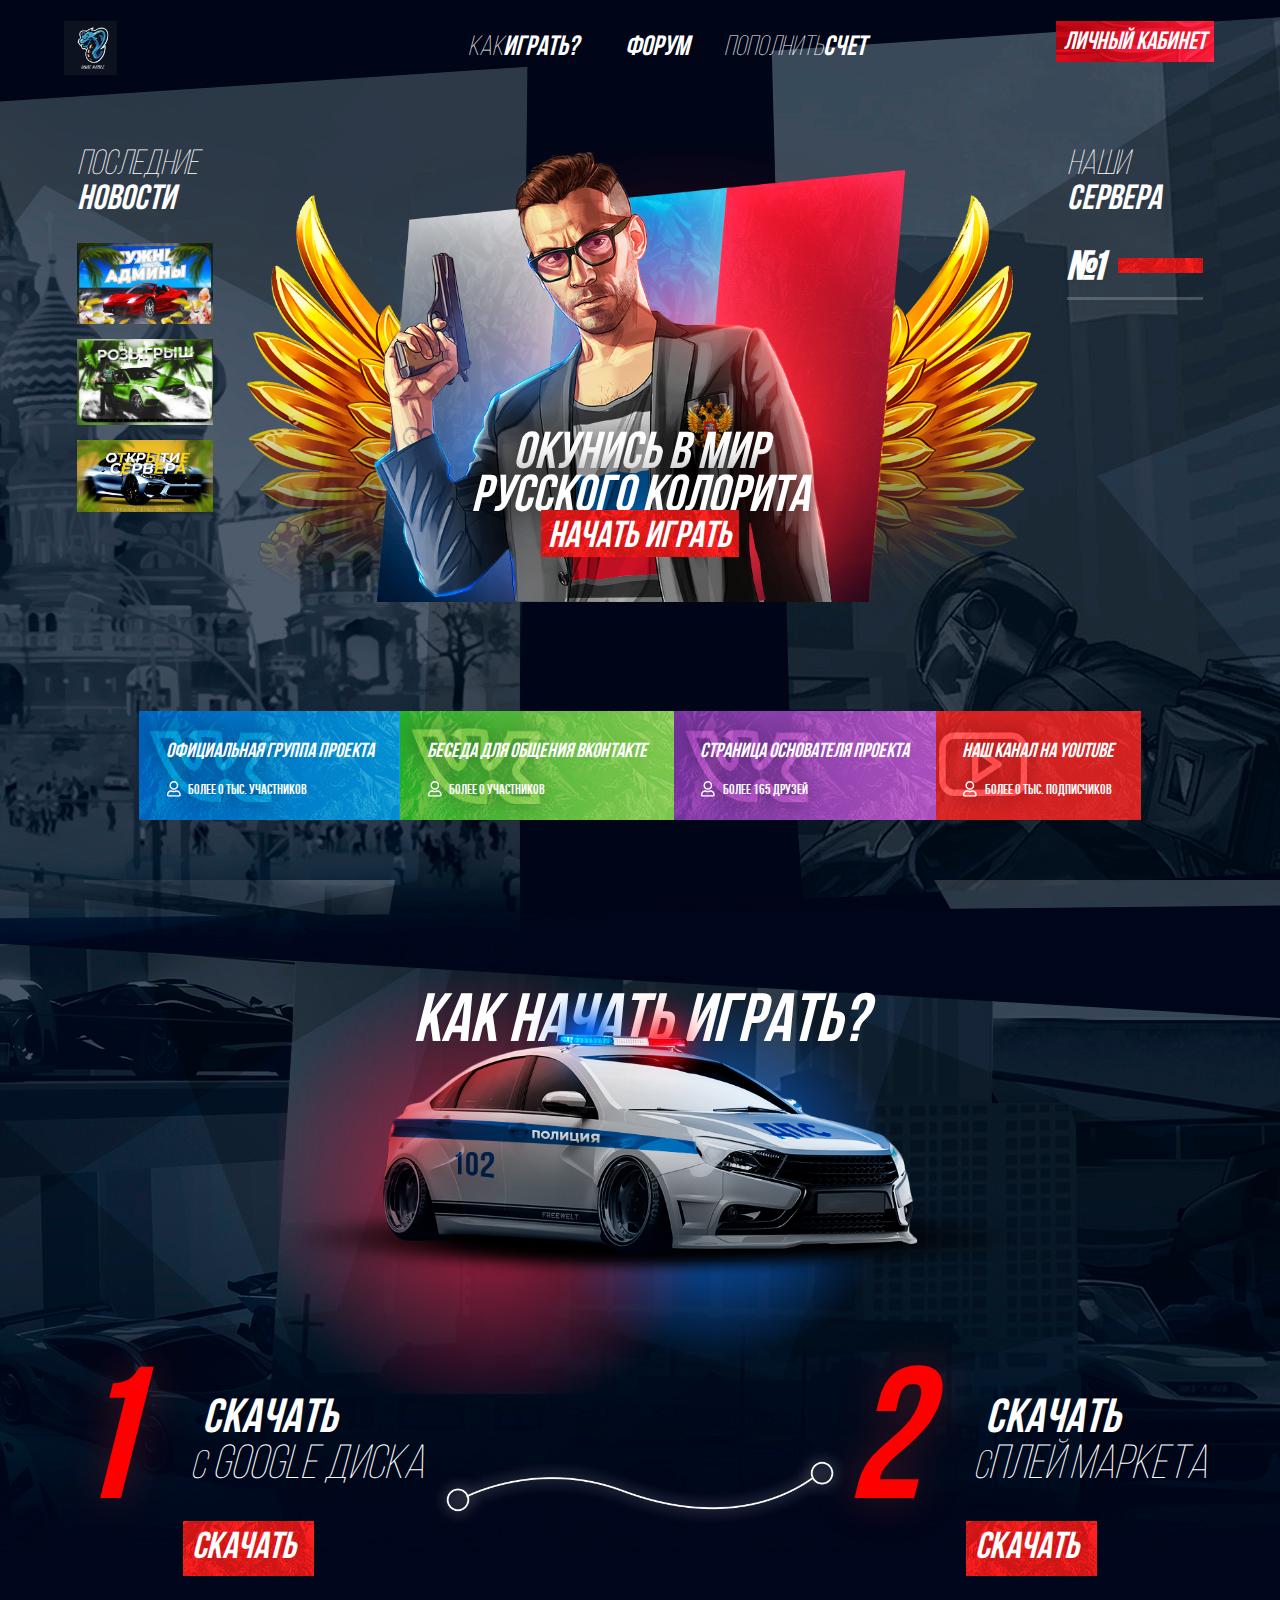
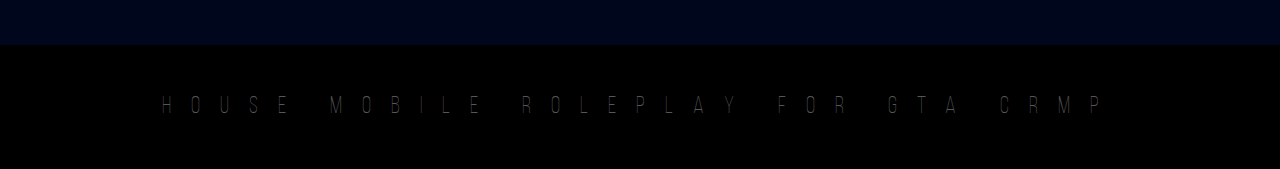
<file: index.htm>
﻿﻿﻿﻿<!DOCTYPE html>	
	<meta name="viewport" content="width=device-width, initial-scale=1.0">
	<link href="css\vendors.c382755577a5dca8d00b.css" rel="stylesheet">
	<link href="css\app.39fbdb26bf7e78d436b9.css" rel="stylesheet">
	<script src="https://cdnjs.cloudflare.com/ajax/libs/jquery/3.5.1/jquery.min.js"></script> 
	<script src="js\yii.js"></script>
	<script src="js\yii.activeForm.js"></script>
	<script src="js\vendors.9bf9331229b366c84584.js"></script>
	<script src="js\app.3e103a0025228bb7b775.js"></script>
<div class="navbar" style="font-family: Bebas NEUE; margin-top: -17px">
	<div class="container">
		<div class="navbar__wrapper">
			<a class="logo-wrap" href="index.htm">
				<img src="images/photo_2023-03-08_16-00-55.jpg" alt="HOUSE MOBILE">
			</a>
			<div class="navbar__links">
				<a class="navbar__link how-to-start" href="#how-play">
					<span class="navbar__link-part">Как</span>играть?
				</a>
				<a class="navbar__link" href="forum\index.html">Форум</a>
				<a class="navbar__link" href="donate.html">
					<span class="navbar__link-part">Пополнить</span>счет
				</a>
<!-- 				<a class="navbar__link payment-modal-button" href="#">
					<span class="navbar__link-part">Пополнить</span>счет
				</a> -->
			</div>
			<div class="navbar__profile">
				<form action="/login">
					<button class="btn btn--profile profile-auth-button">
						<span class="btn__text">Личный кабинет</span>
					</button>
				</form>
			</div>
			<div class="navbar__mobile">
				<button class="navbar__mobile-menu" id="mobile-menu-button">
					<svg class="navbar__mobile-menu-icon">
						<svg id="bars-regular" viewbox="0 0 448 512">
							<path d="M436 124H12c-6.627 0-12-5.373-12-12V80c0-6.627 5.373-12 12-12h424c6.627 0 12 5.373 12 12v32c0 6.627-5.373 12-12 12zm0 160H12c-6.627 0-12-5.373-12-12v-32c0-6.627 5.373-12 12-12h424c6.627 0 12 5.373 12 12v32c0 6.627-5.373 12-12 12zm0 160H12c-6.627 0-12-5.373-12-12v-32c0-6.627 5.373-12 12-12h424c6.627 0 12 5.373 12 12v32c0 6.627-5.373 12-12 12z"></path>
						</svg>
					</svg>
				</button>
				<div id="mobile-menu-modal" style="font-family: Bebas NEUE">
					<a class="navbar__link navbar__link--mobile" href="ССЫЛКА НА ФОРУМ">Форум</a>
					<a class="navbar__link navbar__link--mobile payment-modal-button" href="donate.html">
					<span class="navbar__link-part">Пополнить</span>счет
					</a>
				</div>
			</div>
		</div>
	</div>
</div><!DOCTYPE html>
<html lang="ru">
<head>
	<title> HOUSE MOBILE | GTA CRMP - играй вместе со своими друзьями!</title>
	<link href="css\vendors.c382755577a5dca8d00b.css" rel="stylesheet">
	<link href="css\app.39fbdb26bf7e78d436b9.css" rel="stylesheet">
	<script src="https://cdnjs.cloudflare.com/ajax/libs/jquery/3.5.1/jquery.min.js"></script> 
	<script src="js\yii.js"></script>
	<script src="js\yii.activeForm.js"></script>
	<script src="js\vendors.9bf9331229b366c84584.js"></script>
	<script src="js\app.3e103a0025228bb7b775.js"></script>
	<meta name="enot" content="8521612187501yC7_xzKWzOrY-wIrAwIYSX50VVOwj6O-">
	<meta name="interkassa-verification" content="5040b7c8902d5c8cb7dcd6fcd950671c">
</head>
<body>
<div class="header">
	<div class="container">
		<div class="header__wrapper">
			<div class="header__news">
				<div class="header__title">
					<span class="header__title-part">Последние</span>новости
				</div>
				<div class="news-items">
					<div class="news-items__wrap">
						<div class="news-item">
							<picture>
								<img class="news-item__image" src="images/photo_2023-03-08_16-42-15.jpg" alt="">
							</picture>
							<a class="btn btn--red news-item__link" href="ССЫЛКА НА РОЗЫГРЫШ">Читать</a>
						</div>	
					</div>
					<br>
					<div class="news-items__wrap">
						<div class="news-item">
							<picture>
								<img class="news-item__image" src="images/photo_2023-03-08_16-39-44.jpg" alt="">
							</picture>
							<a class="btn btn--red news-item__link" href="ССЫЛКА">Читать</a>
						</div>	
					</div>
					<br>
					<div class="news-items__wrap">
						<div class="news-item">
							<picture>
								<img class="news-item__image" src="images/photo_2023-03-08_16-00909-21.jpg" alt="">
							</picture>
							<a class="btn btn--red news-item__link" href="ССЫЛКА">Читать</a>
						</div>	
					</div>
				</div>
			</div>
			<div class="header__presentation">
				<div class="presentation">
					<div class="presentation__title">
						<span class="presentation__title-part1">Окунись в мир</span>
						<span class="presentation__title-part2">русского колорита</span>
					</div>
					<a class="btn btn--red presentation__button how-to-start" href="#how-play">Начать играть</a>
				</div>
			</div>
			<div class="header__monitoring">
				<div class="header__title">
					<span class="header__title-part">Наши</span>сервера
				</div>
				<div class="server-monitoring">
					<script type='text/javascript' src='https://samp-rating.ru/web/api/13349/'></script>
						<div class="server-monitoring__item">
							<div class="server-monitoring__number">№1 </div>
							<div class="server-monitoring__online">
								<script type="text/javascript">
									if ( api.status == 1 ) {
										document.write(api.players + '/' + api.maxplayers)
									} 
									else {
										document.write("Error");
									}
								</script>
								<!-- <script type='text/javascript'>document.write(api.players)</script>
								<span class="server-monitoring__online-part">/<script type='text/javascript'>document.write(api.maxplayers);</script></span> -->
							</div>
							<div class="server-monitoring__progress">
								<script type='text/javascript'>document.write('<div class="server-monitoring__progress-value" style ="width:' + api.players/777*100 + '% "')</script>
							</div>
						</div>
				</div>
			</div>
		</div>
	</div>
	<div class="header__links">
		<div class="header__title">
			<span class="header__title-part">Социальные</span>сети
		</div>
		<div class="h-links">
			<a class="h-link" target="_blank" href="https://vk.com/club219028006">
				<div class="h-link__wrap">
					<div class="h-link__title">Официальная группа проекта</div>
					<svg class="h-link__icon">
						<svg id="user-regular" viewbox="0 0 448 512">
							<path d="M313.6 304c-28.7 0-42.5 16-89.6 16-47.1 0-60.8-16-89.6-16C60.2 304 0 364.2 0 438.4V464c0 26.5 21.5 48 48 48h352c26.5 0 48-21.5 48-48v-25.6c0-74.2-60.2-134.4-134.4-134.4zM400 464H48v-25.6c0-47.6 38.8-86.4 86.4-86.4 14.6 0 38.3 16 89.6 16 51.7 0 74.9-16 89.6-16 47.6 0 86.4 38.8 86.4 86.4V464zM224 288c79.5 0 144-64.5 144-144S303.5 0 224 0 80 64.5 80 144s64.5 144 144 144zm0-240c52.9 0 96 43.1 96 96s-43.1 96-96 96-96-43.1-96-96 43.1-96 96-96z"></path>
						</svg>
					</svg>
					<span class="h-link__members">Более 0 тыс. участников</span>
				</div>
			</a>

			<a class="h-link" href="https://vk.me/join/AJQ1d86FbiWV/_xgVpiSMkIr">
				<div class="h-link__wrap">
					<div class="h-link__title">Беседа для общения ВКонтакте</div>
					<svg class="h-link__icon">
						<svg id="user-regular" viewbox="0 0 448 512">
							<path d="M313.6 304c-28.7 0-42.5 16-89.6 16-47.1 0-60.8-16-89.6-16C60.2 304 0 364.2 0 438.4V464c0 26.5 21.5 48 48 48h352c26.5 0 48-21.5 48-48v-25.6c0-74.2-60.2-134.4-134.4-134.4zM400 464H48v-25.6c0-47.6 38.8-86.4 86.4-86.4 14.6 0 38.3 16 89.6 16 51.7 0 74.9-16 89.6-16 47.6 0 86.4 38.8 86.4 86.4V464zM224 288c79.5 0 144-64.5 144-144S303.5 0 224 0 80 64.5 80 144s64.5 144 144 144zm0-240c52.9 0 96 43.1 96 96s-43.1 96-96 96-96-43.1-96-96 43.1-96 96-96z"></path>
						</svg>
					</svg>
					<span class="h-link__members">Более 0 участников</span>
				</div>
			</a>

			<a class="h-link" href="vk.com/etooigorec">
				<div class="h-link__wrap">
					<div class="h-link__title">Страница основателя проекта</div>
					<svg class="h-link__icon">
						<svg id="user-regular" viewbox="0 0 448 512">
							<path d="M313.6 304c-28.7 0-42.5 16-89.6 16-47.1 0-60.8-16-89.6-16C60.2 304 0 364.2 0 438.4V464c0 26.5 21.5 48 48 48h352c26.5 0 48-21.5 48-48v-25.6c0-74.2-60.2-134.4-134.4-134.4zM400 464H48v-25.6c0-47.6 38.8-86.4 86.4-86.4 14.6 0 38.3 16 89.6 16 51.7 0 74.9-16 89.6-16 47.6 0 86.4 38.8 86.4 86.4V464zM224 288c79.5 0 144-64.5 144-144S303.5 0 224 0 80 64.5 80 144s64.5 144 144 144zm0-240c52.9 0 96 43.1 96 96s-43.1 96-96 96-96-43.1-96-96 43.1-96 96-96z"></path>
						</svg>
					</svg>
					<span class="h-link__members">Более  165 друзей</span>
				</div>
			</a>

			<a class="h-link" target="_blank" href="https://youtube.com/@user-un8qn9nd9b">
				<div class="h-link__wrap">
					<div class="h-link__title">Наш канал на YouTube</div>
					<svg class="h-link__icon">
						<svg id="user-regular" viewbox="0 0 448 512">
							<path d="M313.6 304c-28.7 0-42.5 16-89.6 16-47.1 0-60.8-16-89.6-16C60.2 304 0 364.2 0 438.4V464c0 26.5 21.5 48 48 48h352c26.5 0 48-21.5 48-48v-25.6c0-74.2-60.2-134.4-134.4-134.4zM400 464H48v-25.6c0-47.6 38.8-86.4 86.4-86.4 14.6 0 38.3 16 89.6 16 51.7 0 74.9-16 89.6-16 47.6 0 86.4 38.8 86.4 86.4V464zM224 288c79.5 0 144-64.5 144-144S303.5 0 224 0 80 64.5 80 144s64.5 144 144 144zm0-240c52.9 0 96 43.1 96 96s-43.1 96-96 96-96-43.1-96-96 43.1-96 96-96z"></path>
						</svg>
					</svg>
					<span class="h-link__members">Более 0 тыс. подписчиков</span>
				</div>
			</a>
		</div>
	</div>
</div>
<section id="how-play">
	<div class="how-play container">
		<div class="how-play__title">
			<div class="how-play__title-text">Как начать играть?</div>
			<div class="how-play__title-bg"></div>
		</div>
		<div class="how-play__install-steps install-steps">
			<div class="install-step">
				<div class="install-step__number">1</div>
				<div class="install-step__title">Скачать <br><span><small>с</small> Google диска</span></div>
				<div class="install-step__action">
					<a class="btn btn--red install-step__button" target="_blank" href="disk.yandex.ruСЮДА ССЫЛКУ">Скачать</a>
				</div>
			</div>
			<div class="install-step-divider"><img src="images\91180f14.png" alt=""></div>
			<div class="install-step">
				<div class="install-step__number">2</div>
				<div class="install-step__title">Скачать<br><span><small>c</small>плей маркета</span></div>
				<div class="install-step__action">
					<a class="btn btn--red install-step__button" target="_blank" href="disk.yandex.ruСЮДА ССЫЛКУ">Скачать</a>
				</div>
			</div>
		</div>
	</div>
</section>
<!-- <div id="payment-modal">
	<div class="modal">
		<div class="modal-wrapper">
			<div class="modal-title">Пополнение</div>
			<div class="skew-normalize">
				<form id="w1" class="form" action="/pay" method="post">
					<input type="hidden" name="_csrf">
					<select id="formpay-server_id" class="modal-input" name="FormPay[server_id]">
						<option value="0" selected>Выберите сервер</option>
						<option value="1">Сервер 01</option>
					</select>
					<div class="error-container"></div>
					<input type="text" id="formpay-username" class="modal-input" name="FormPay[username]" placeholder="Логин или E-Mail" aria-required="true">
					<div class="error-container"></div>
					<input type="text" id="formpay-sum" class="modal-input" name="FormPay[sum]" placeholder="Сумма платежа" aria-required="true">
					<div class="error-container"></div>
					<div style="margin-top: 10px; transform: skewX(350deg); display: flex; justify-content: center">
						<input type="hidden" id="formpay-recaptcha" class="modal-input" name="FormPay[reCaptcha]">
						<div id="formpay-recaptcha-recaptcha-w1" class="g-recaptcha" data-input-id="formpay-recaptcha" data-form-id="w1"></div>
						<div class="error-container"></div>
					</div>
					<div class="modal-action">
						<button class="btn btn--red btn--lg modal-button">Пополнить</button>
					</div>
				</form>
			</div>
		</div>
	</div>
</div> -->
</body>
<!--   <script src="//www.google.com/recaptcha/api.js?hl=ru&amp;render=explicit&amp;onload=recaptchaOnloadCallback" async defer></script> -->
<!--Start of Tawk.to Script-->
<script type="text/javascript">
var Tawk_API=Tawk_API||{}, Tawk_LoadStart=new Date();
(function(){
var s1=document.createElement("script"),s0=document.getElementsByTagName("script")[0];
s1.async=true;
s1.src='https://embed.tawk.to/60164cdec31c9117cb743f69/1etbjgm7r';
s1.charset='UTF-8';
s1.setAttribute('crossorigin','*');
s0.parentNode.insertBefore(s1,s0);
})();
</script>
<script>
const anchors = document.querySelectorAll('a[href*="#"]')

for (let anchor of anchors) {
  anchor.addEventListener('click', function (e) {
    e.preventDefault()
    
    const blockID = anchor.getAttribute('href').substr(1)
    
    document.getElementById(blockID).scrollIntoView({
      behavior: 'smooth',
      block: 'start'
    })
  })
}
</script>
<!--End of Tawk.to Script-->
<script src="https://cdnjs.cloudflare.com/ajax/libs/jquery/3.5.1/jquery.min.js"></script> 
<script src="js\yii.js"></script>
<script src="js\yii.activeForm.js"></script>
<script src="js\vendors.9bf9331229b366c84584.js"></script>
<script src="js\app.3e103a0025228bb7b775.js"></script>
<!-- <script>function recaptchaOnloadCallback() {
    "use strict";
    jQuery(".g-recaptcha").each(function () {
        const reCaptcha = jQuery(this);
        if (reCaptcha.data("recaptcha-client-id") === undefined) {
            const recaptchaClientId = grecaptcha.render(reCaptcha.attr("id"), {
                "callback": function (response) {
                    if (reCaptcha.data("form-id") !== "") {
                        jQuery("#" + reCaptcha.data("input-id"), "#" + reCaptcha.data("form-id")).val(response)
                            .trigger("change");
                    } else {
                        jQuery("#" + reCaptcha.data("input-id")).val(response).trigger("change");
                    }

                    if (reCaptcha.attr("data-callback")) {
                        eval("(" + reCaptcha.attr("data-callback") + ")(response)");
                    }
                },
                "expired-callback": function () {
                    if (reCaptcha.data("form-id") !== "") {
                        jQuery("#" + reCaptcha.data("input-id"), "#" + reCaptcha.data("form-id")).val("");
                    } else {
                        jQuery("#" + reCaptcha.data("input-id")).val("");
                    }

                    if (reCaptcha.attr("data-expired-callback")) {
                        eval("(" + reCaptcha.attr("data-expired-callback") + ")()");
                    }
                },
            });
            reCaptcha.data("recaptcha-client-id", recaptchaClientId);
        }
    });
}</script> -->
<script>jQuery(function ($) {
jQuery('#w0').yiiActiveForm([], []);
jQuery('#w1').yiiActiveForm([], []);
});</script>
<script type="text/javascript">
	console.log('Если у вас возникла ошибка, просьба обратиться ко мне в личные сообщения в ВК(https://vk.com/andrey_ivan00v). By GRADY ❤')
</script>
</html>
<div class="footer">HOUSE MOBILE RolePlay FOR GTA CRMP</div>
</file>
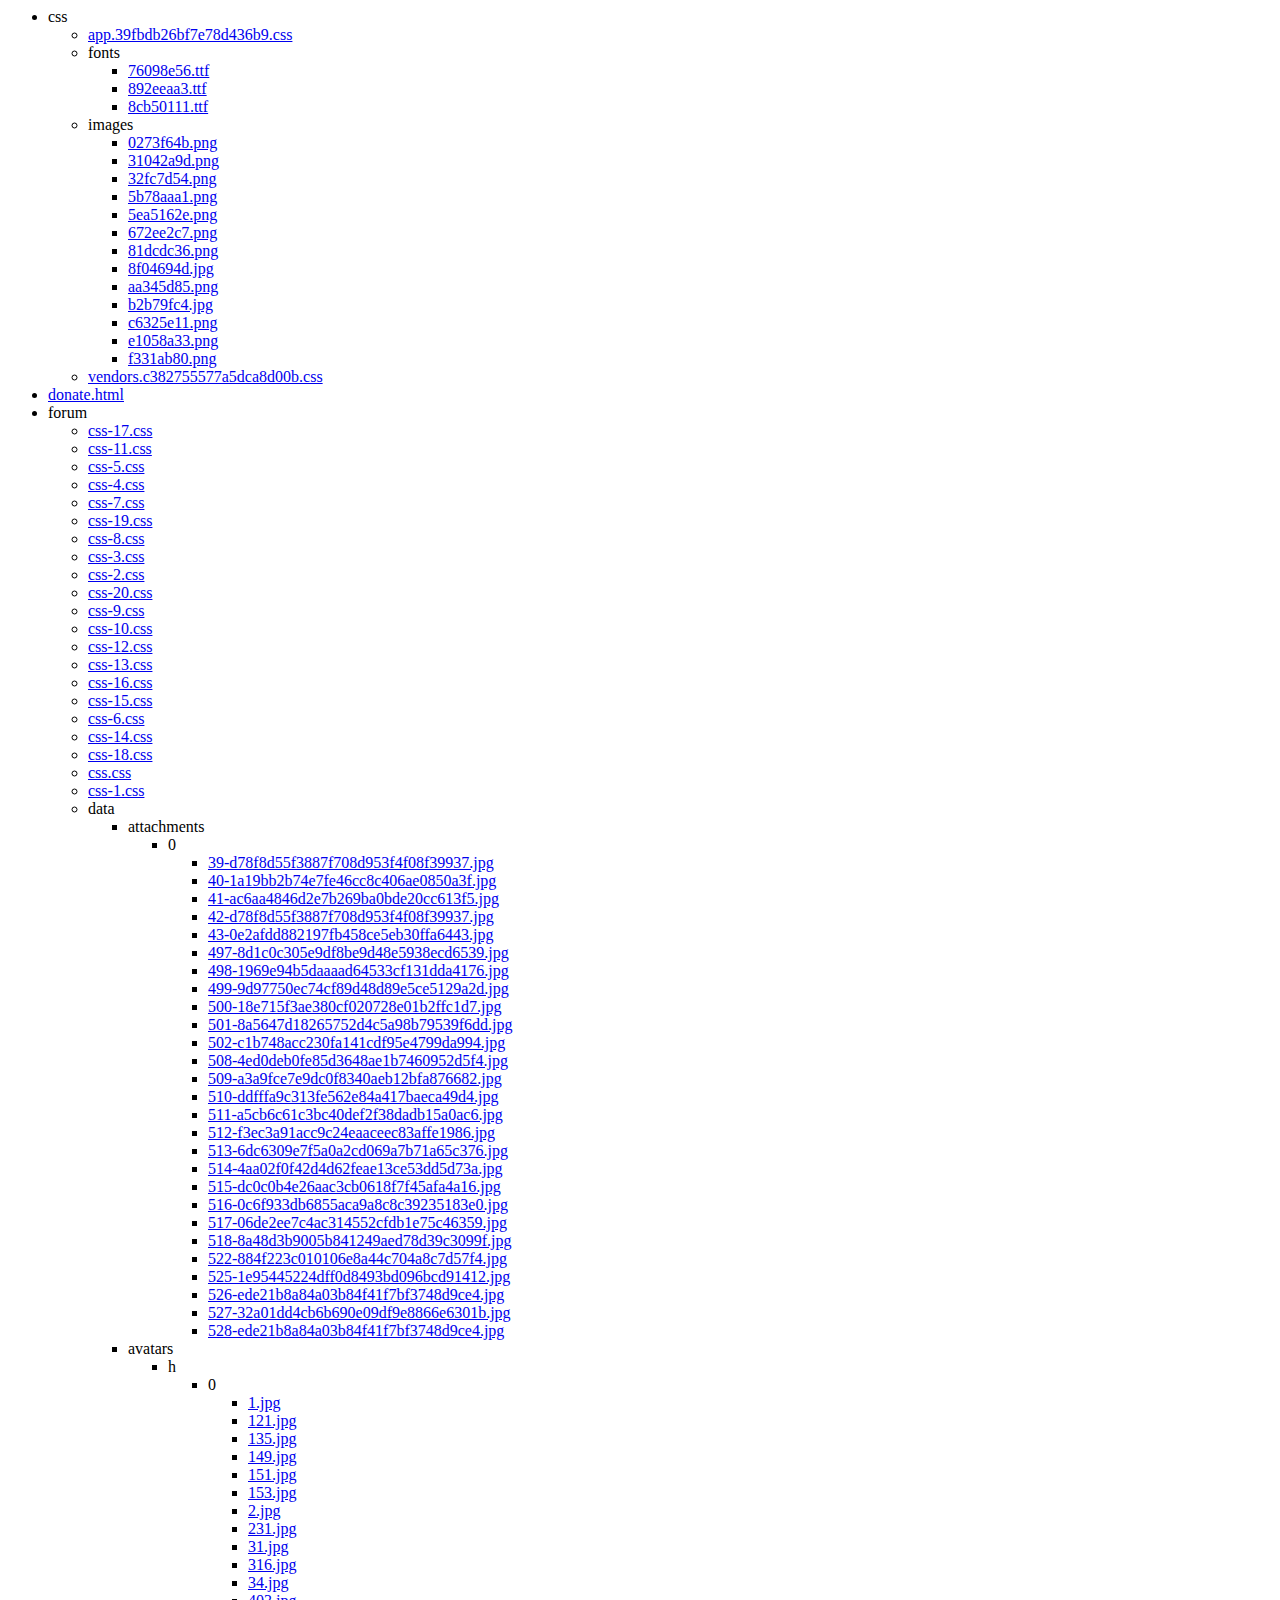
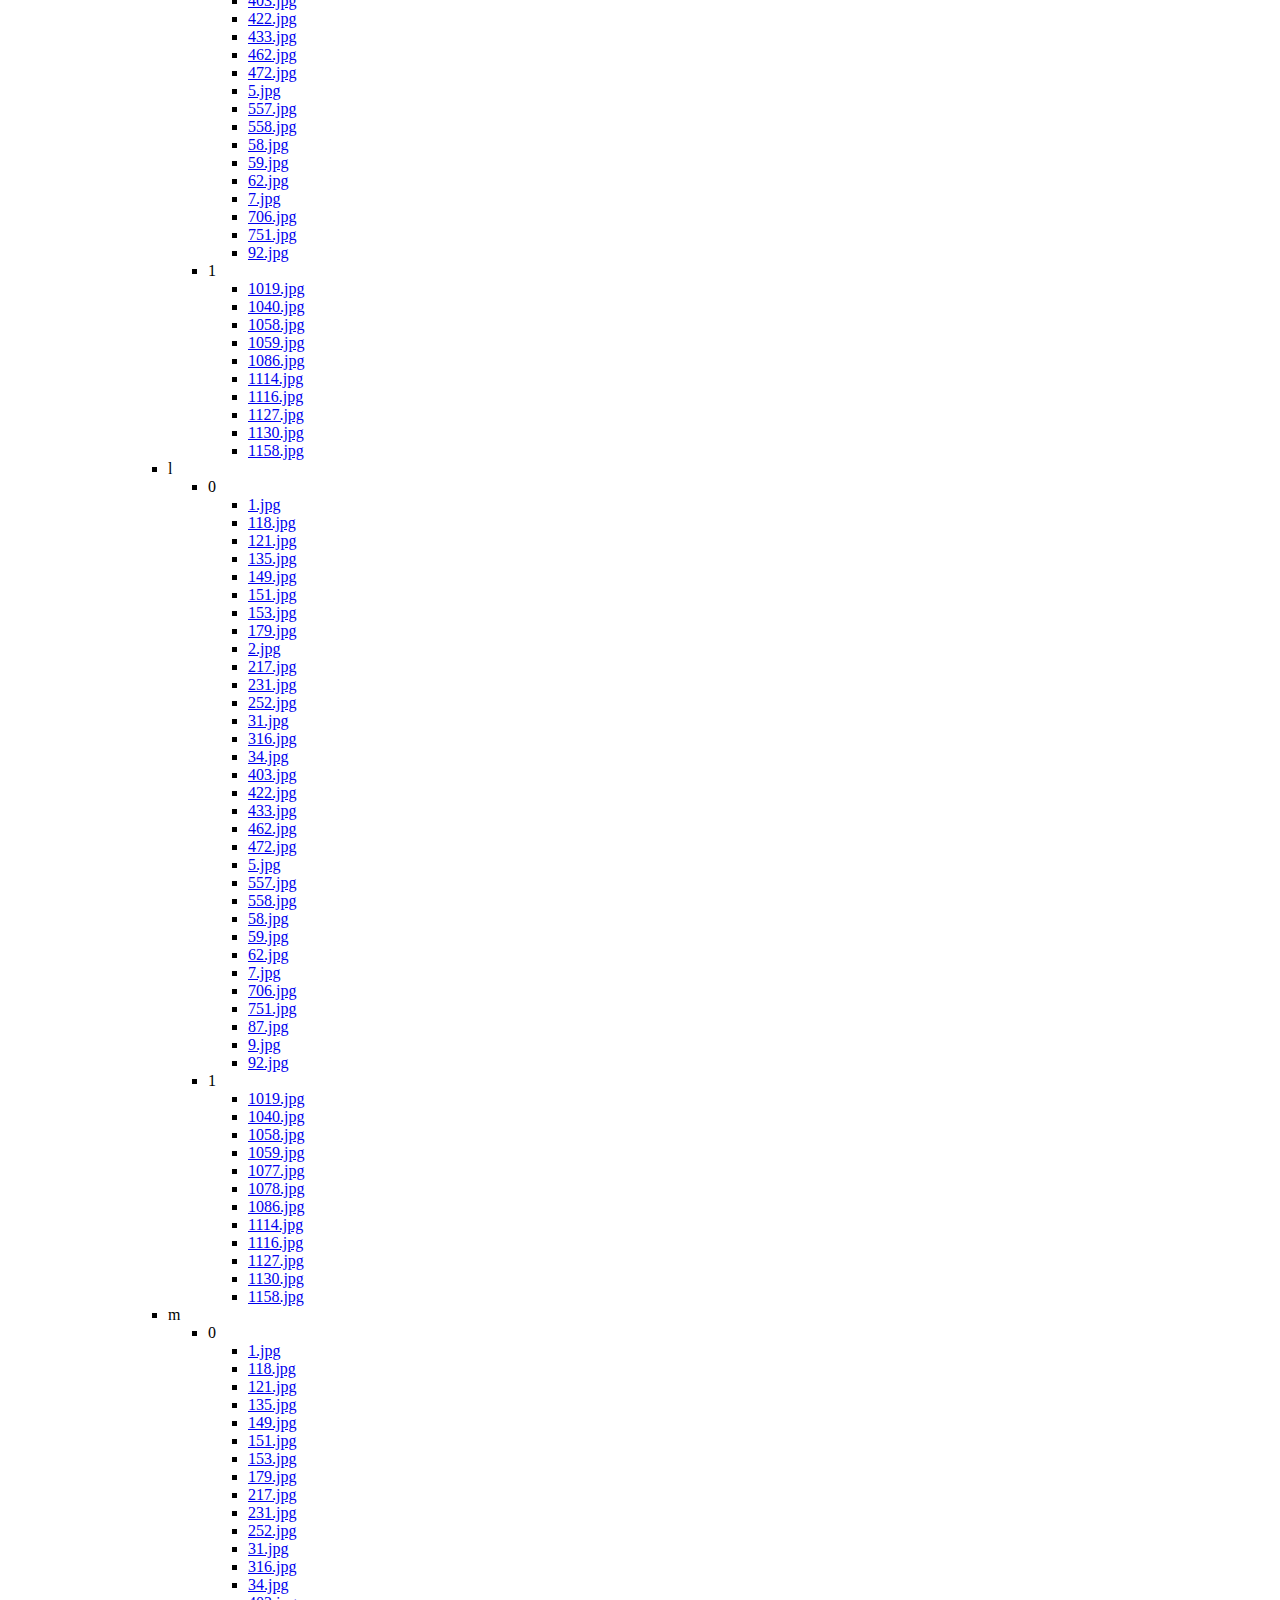
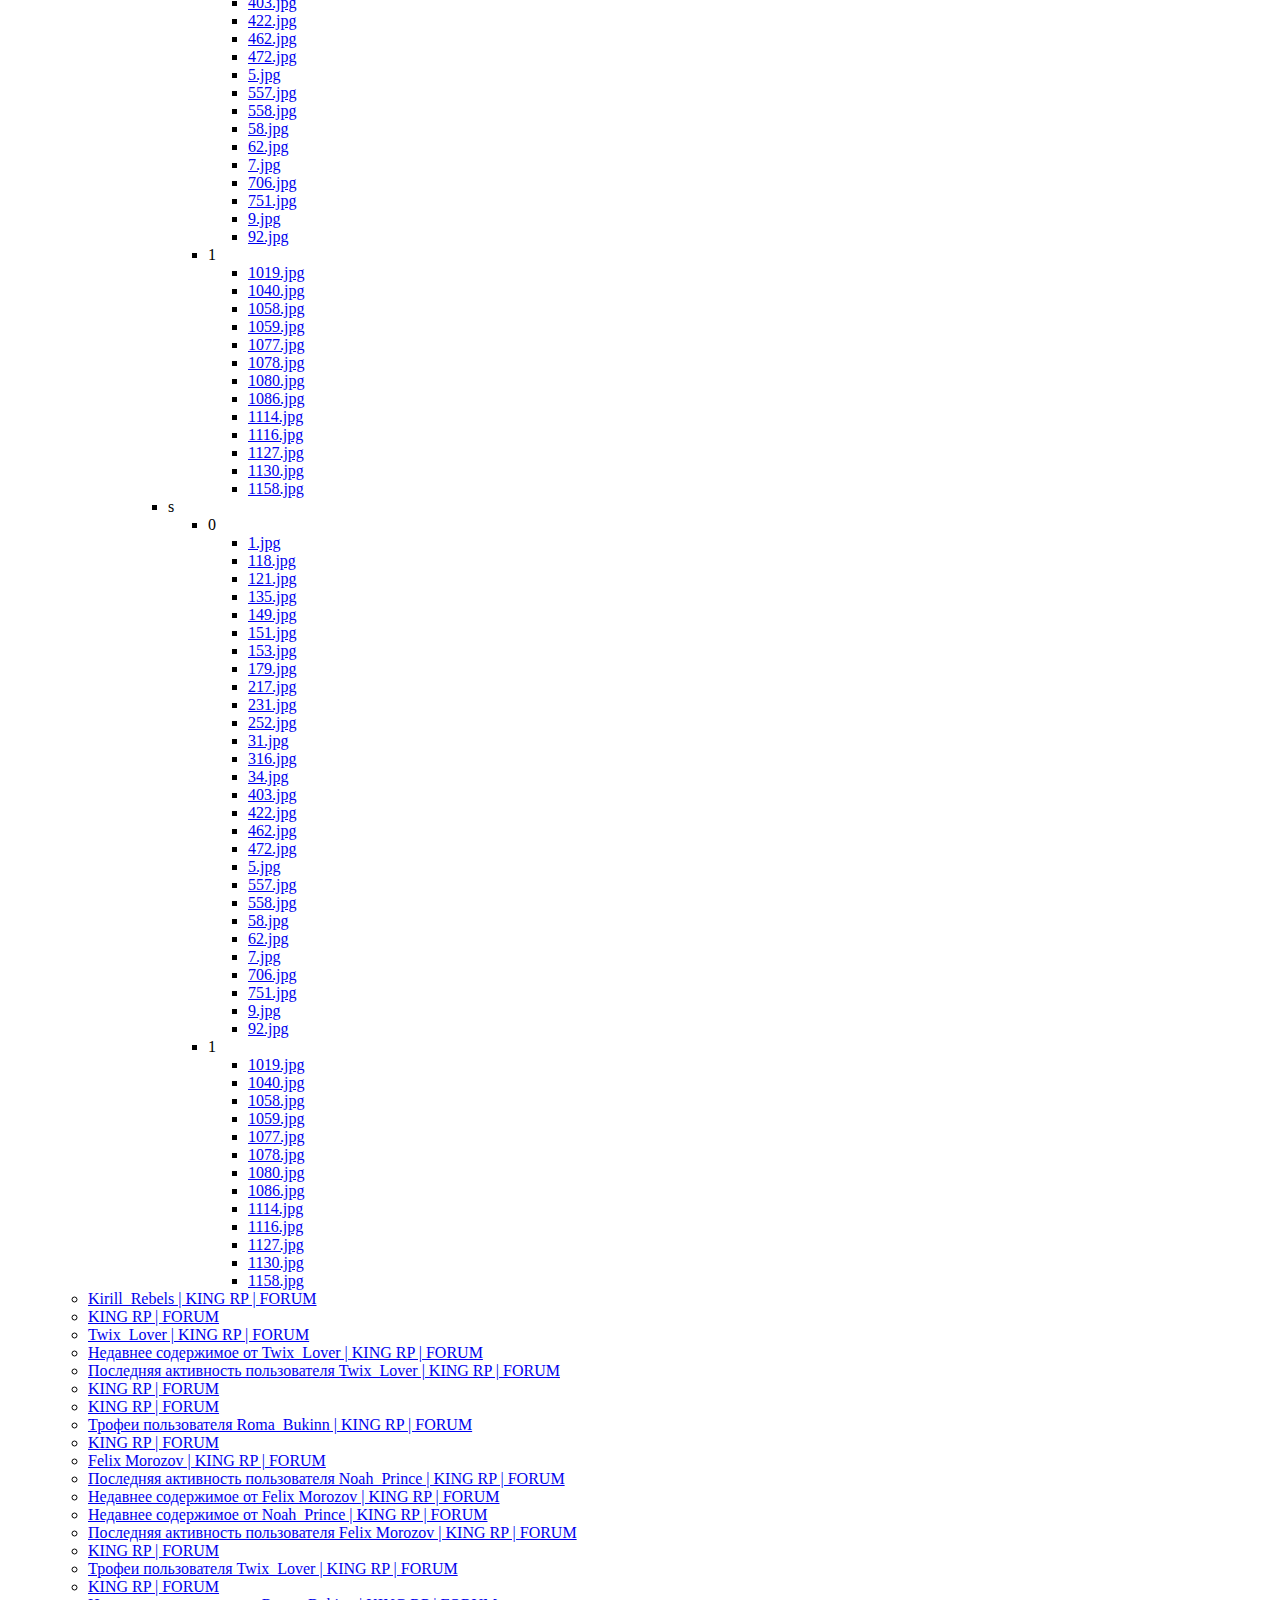
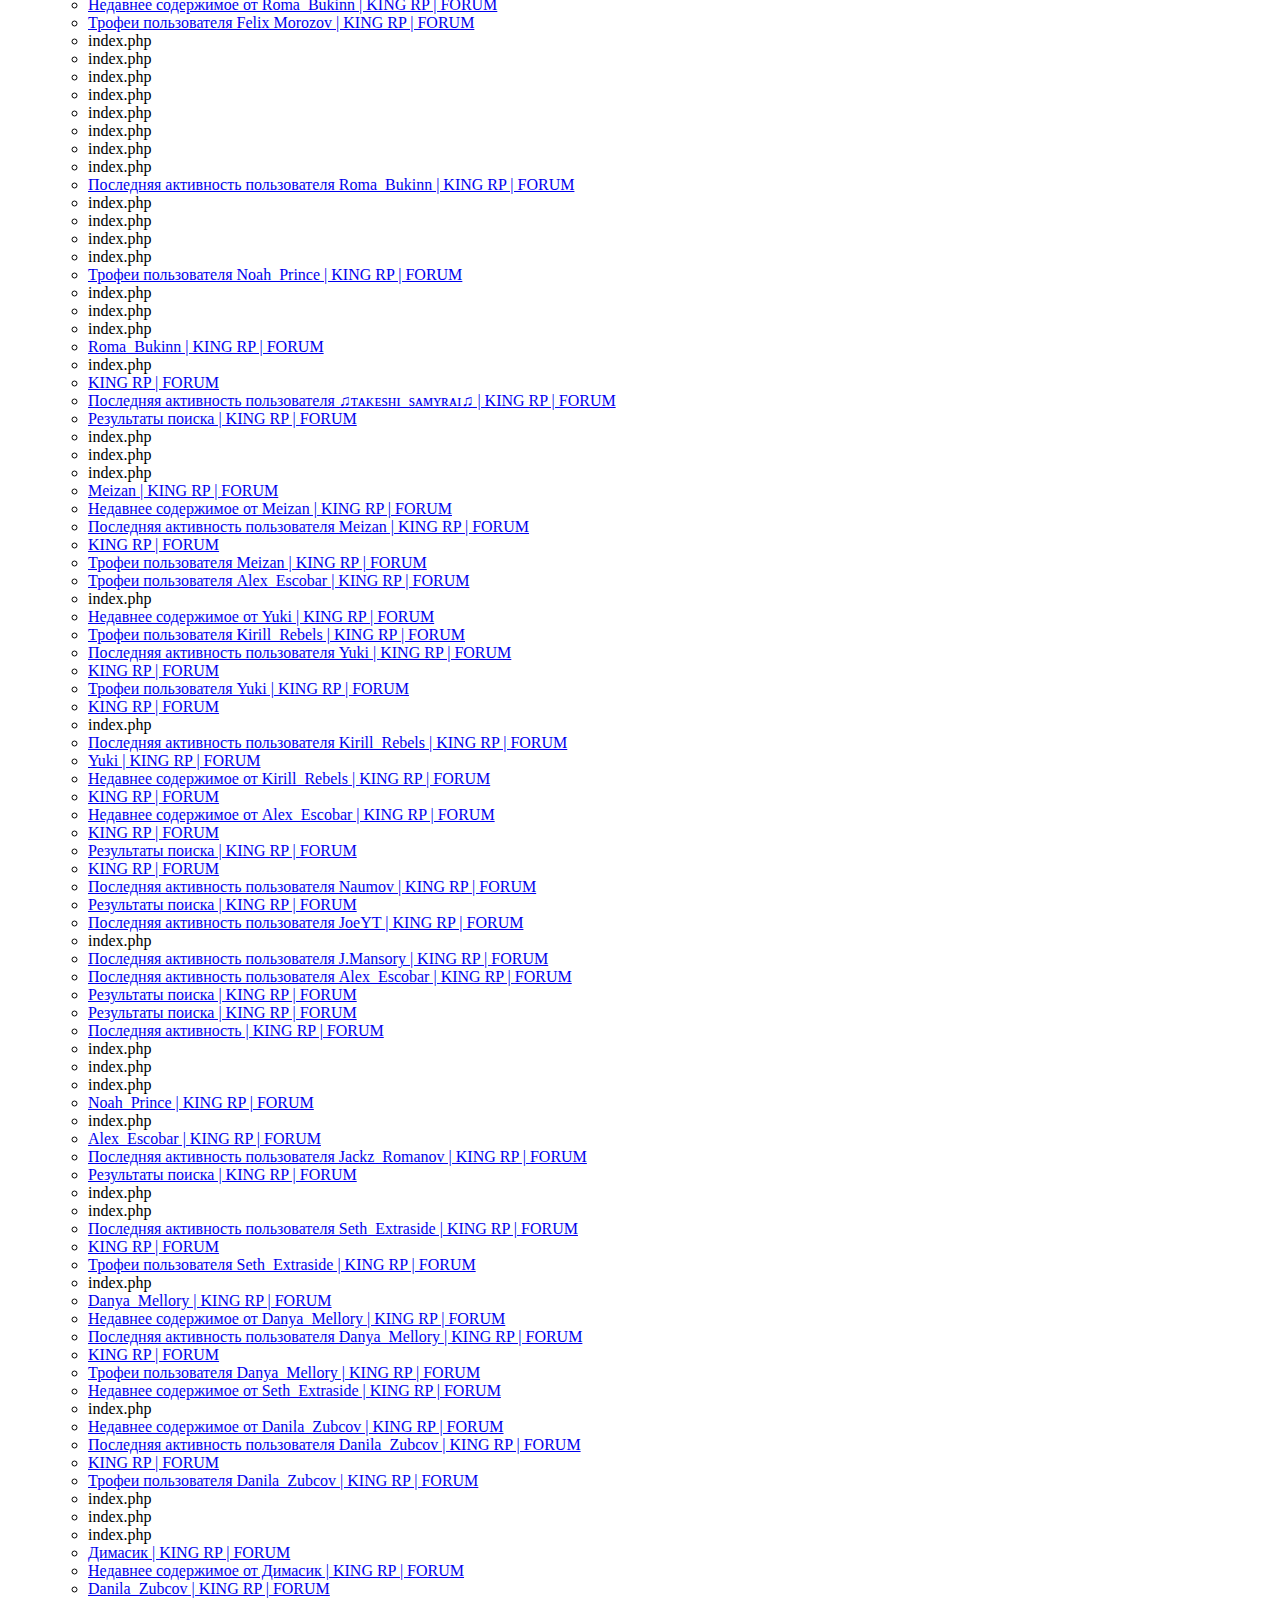
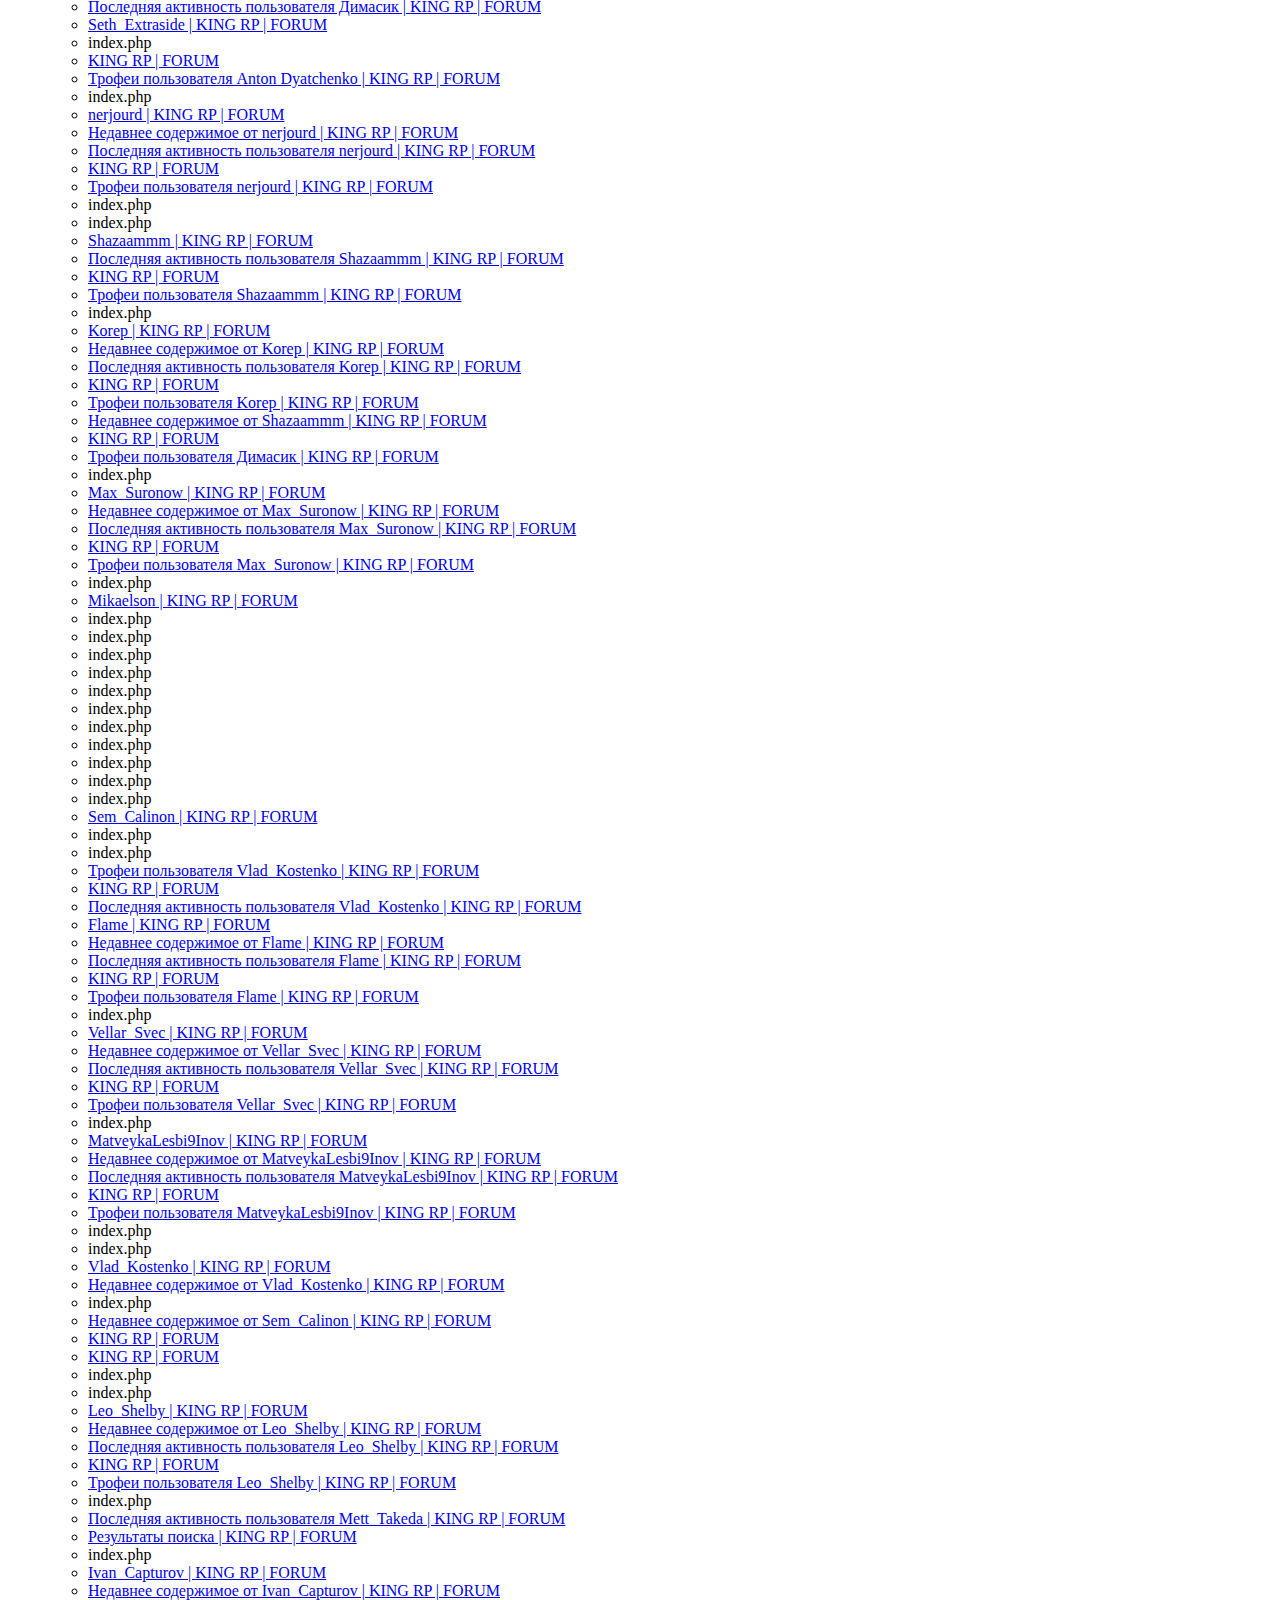
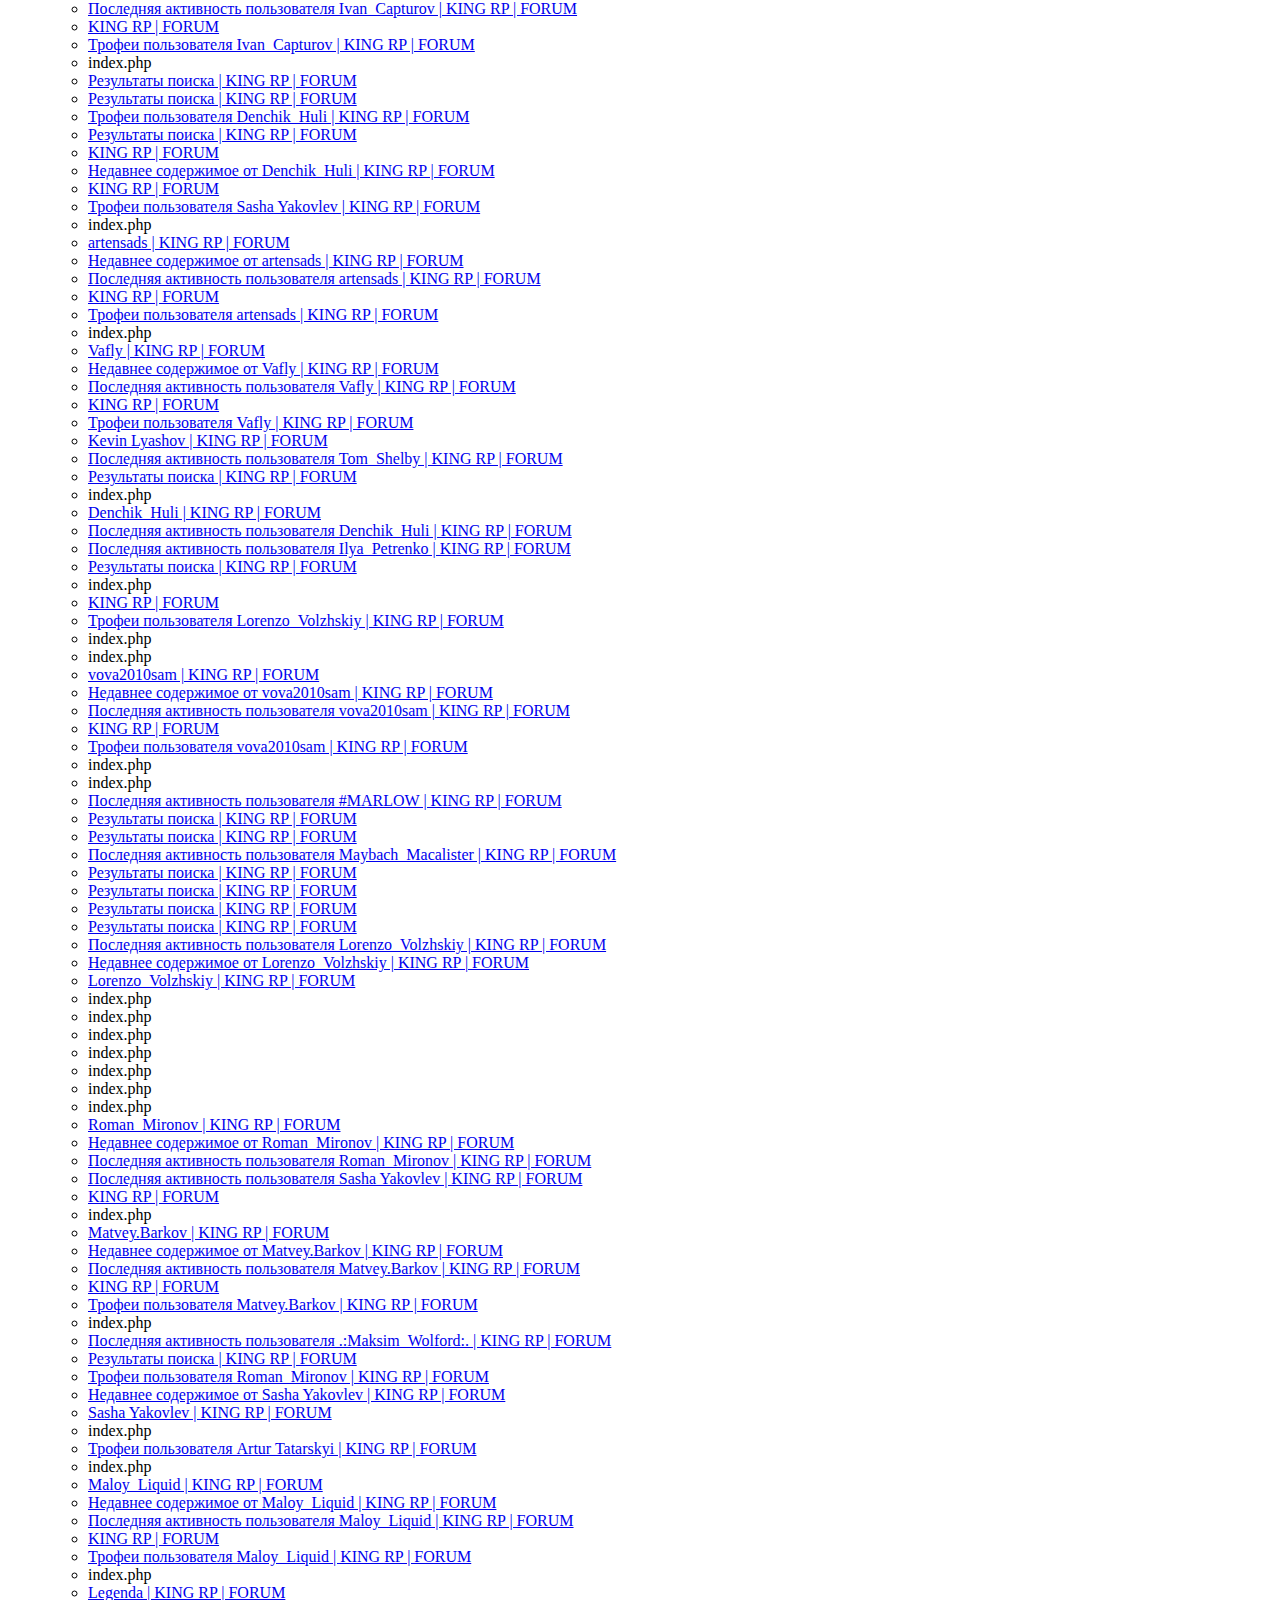
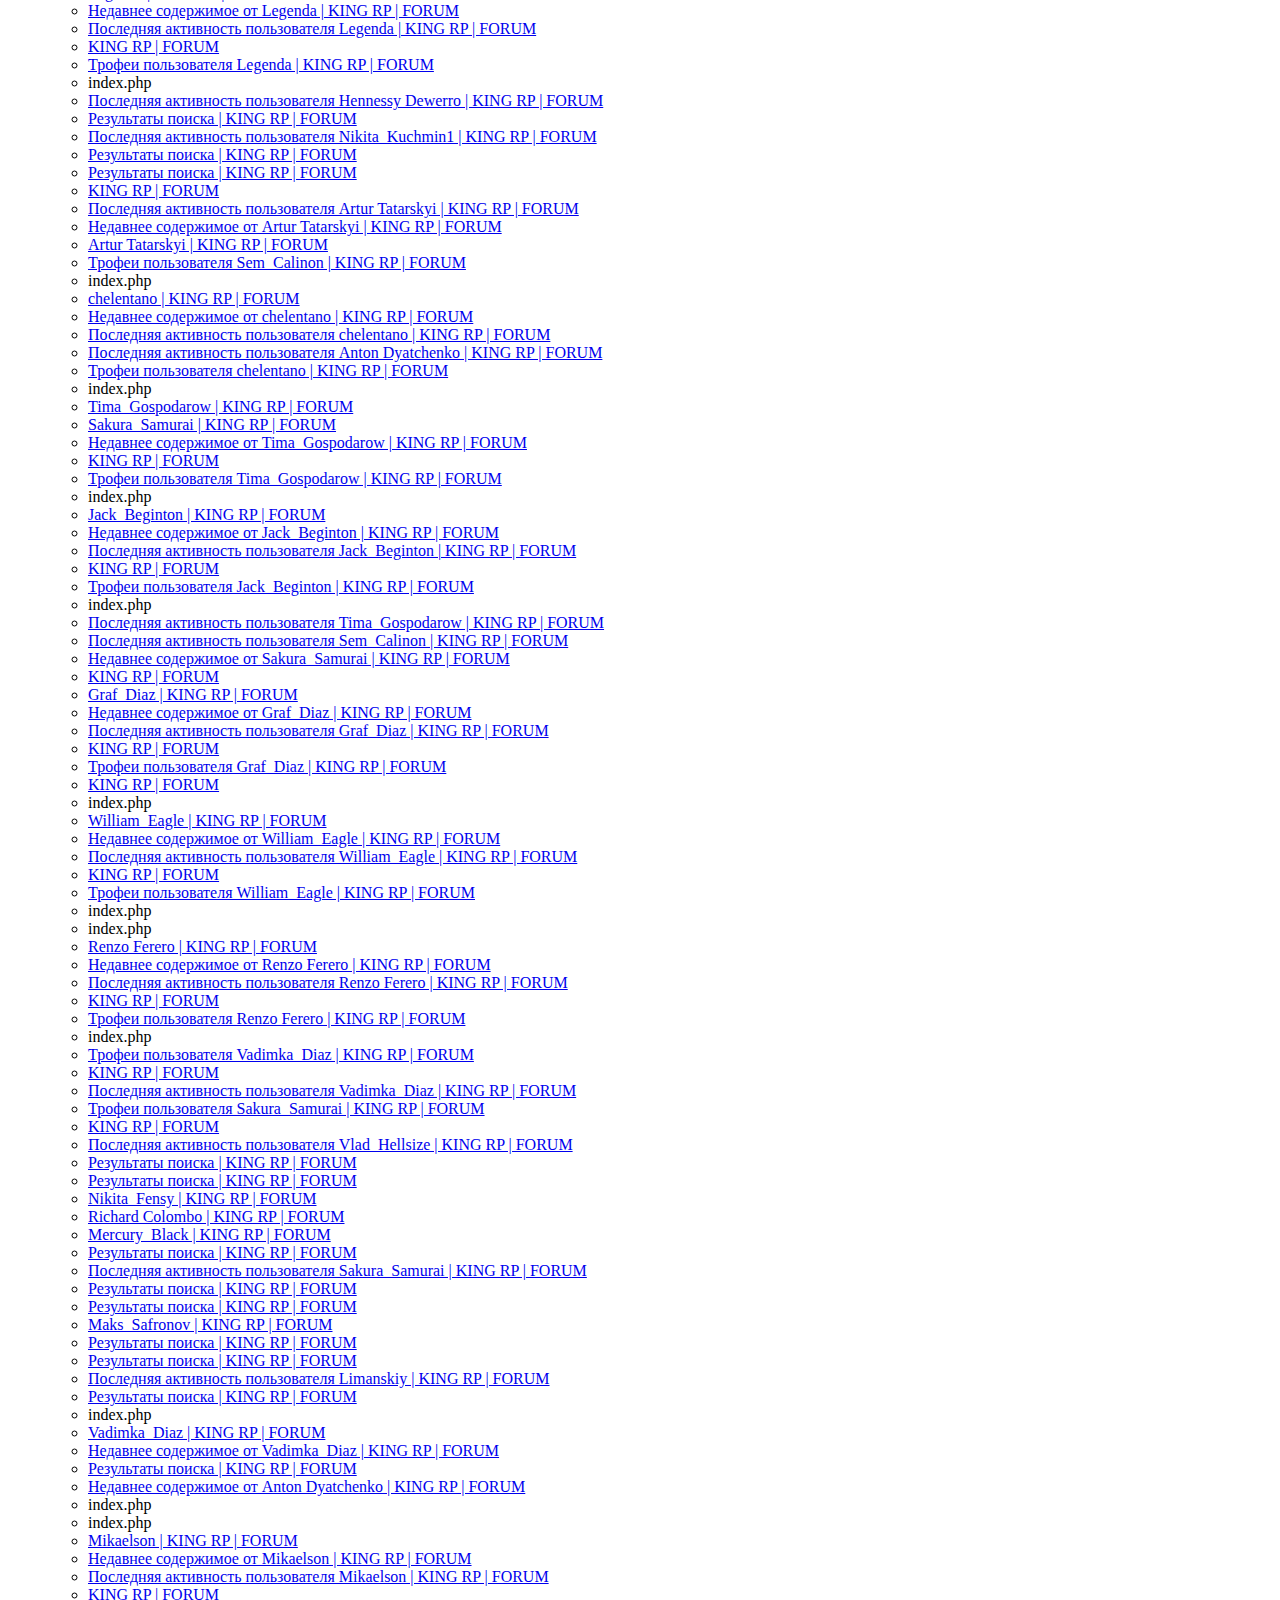
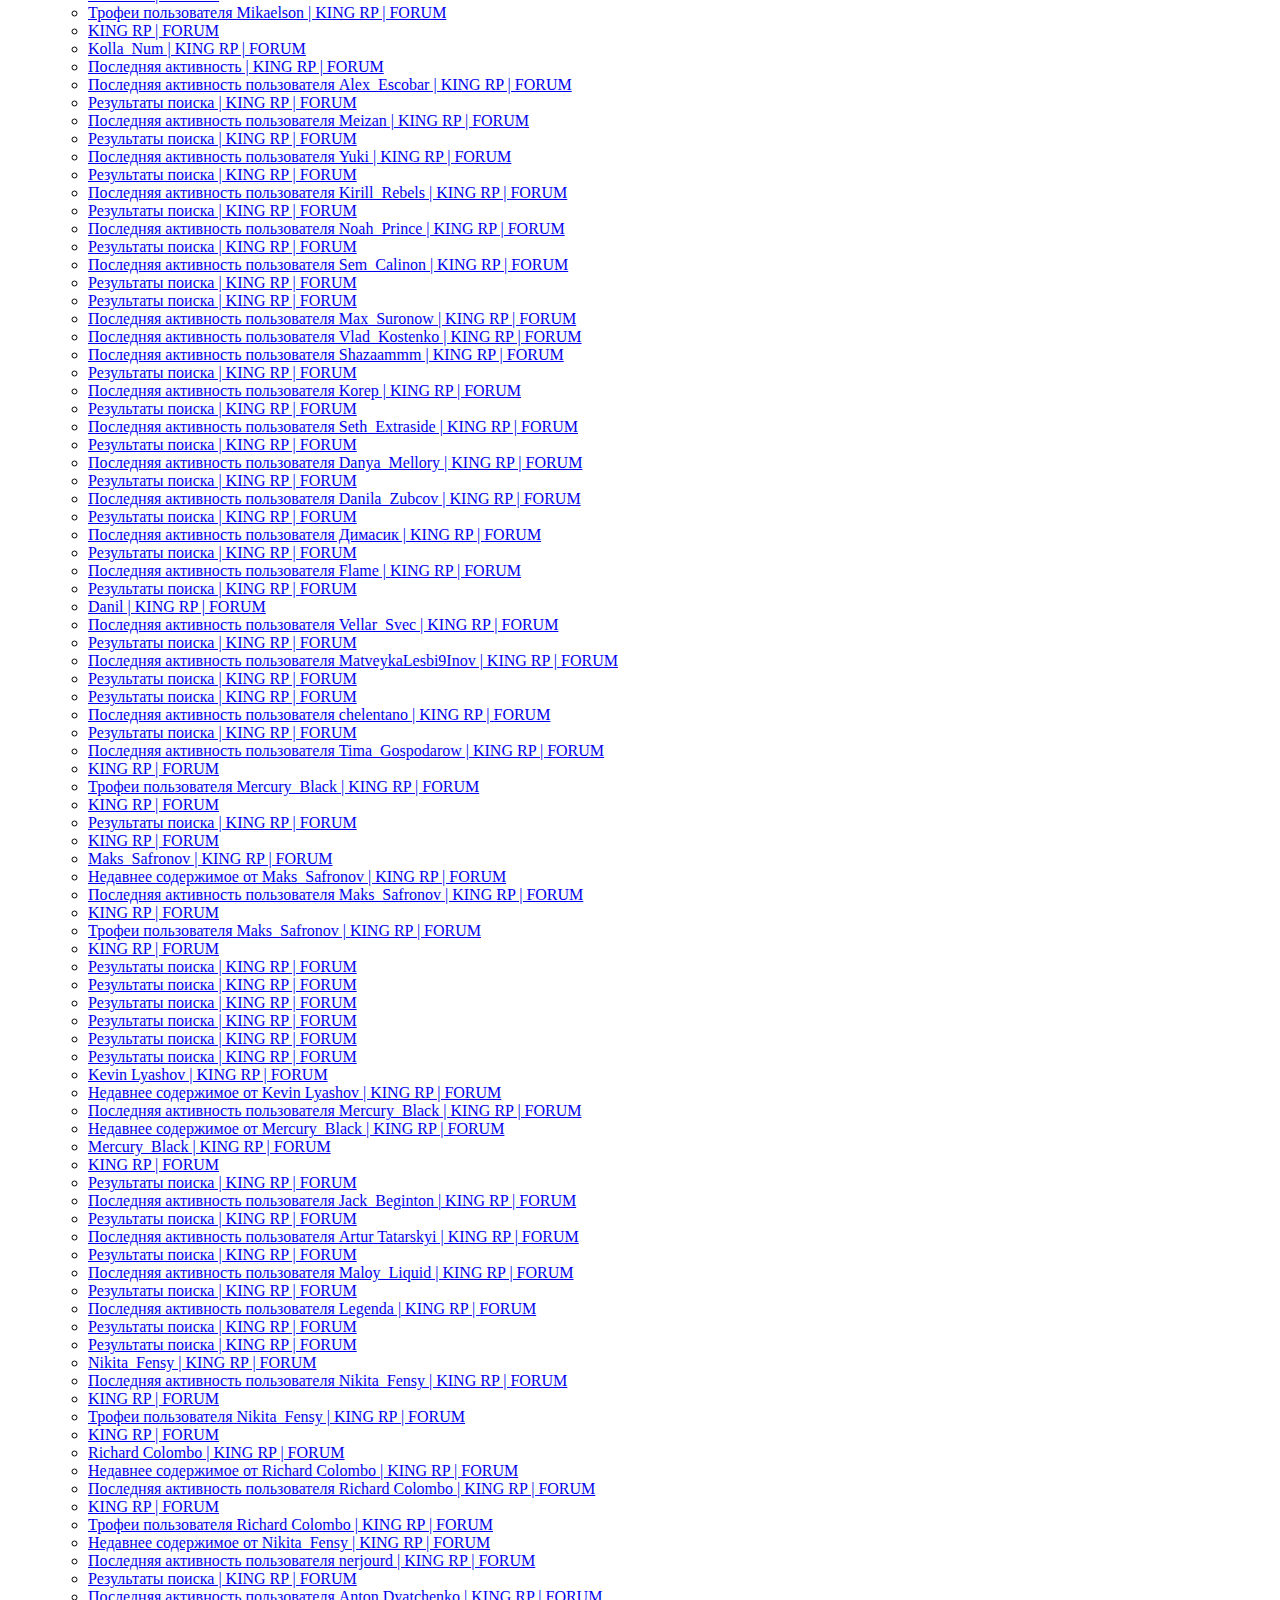
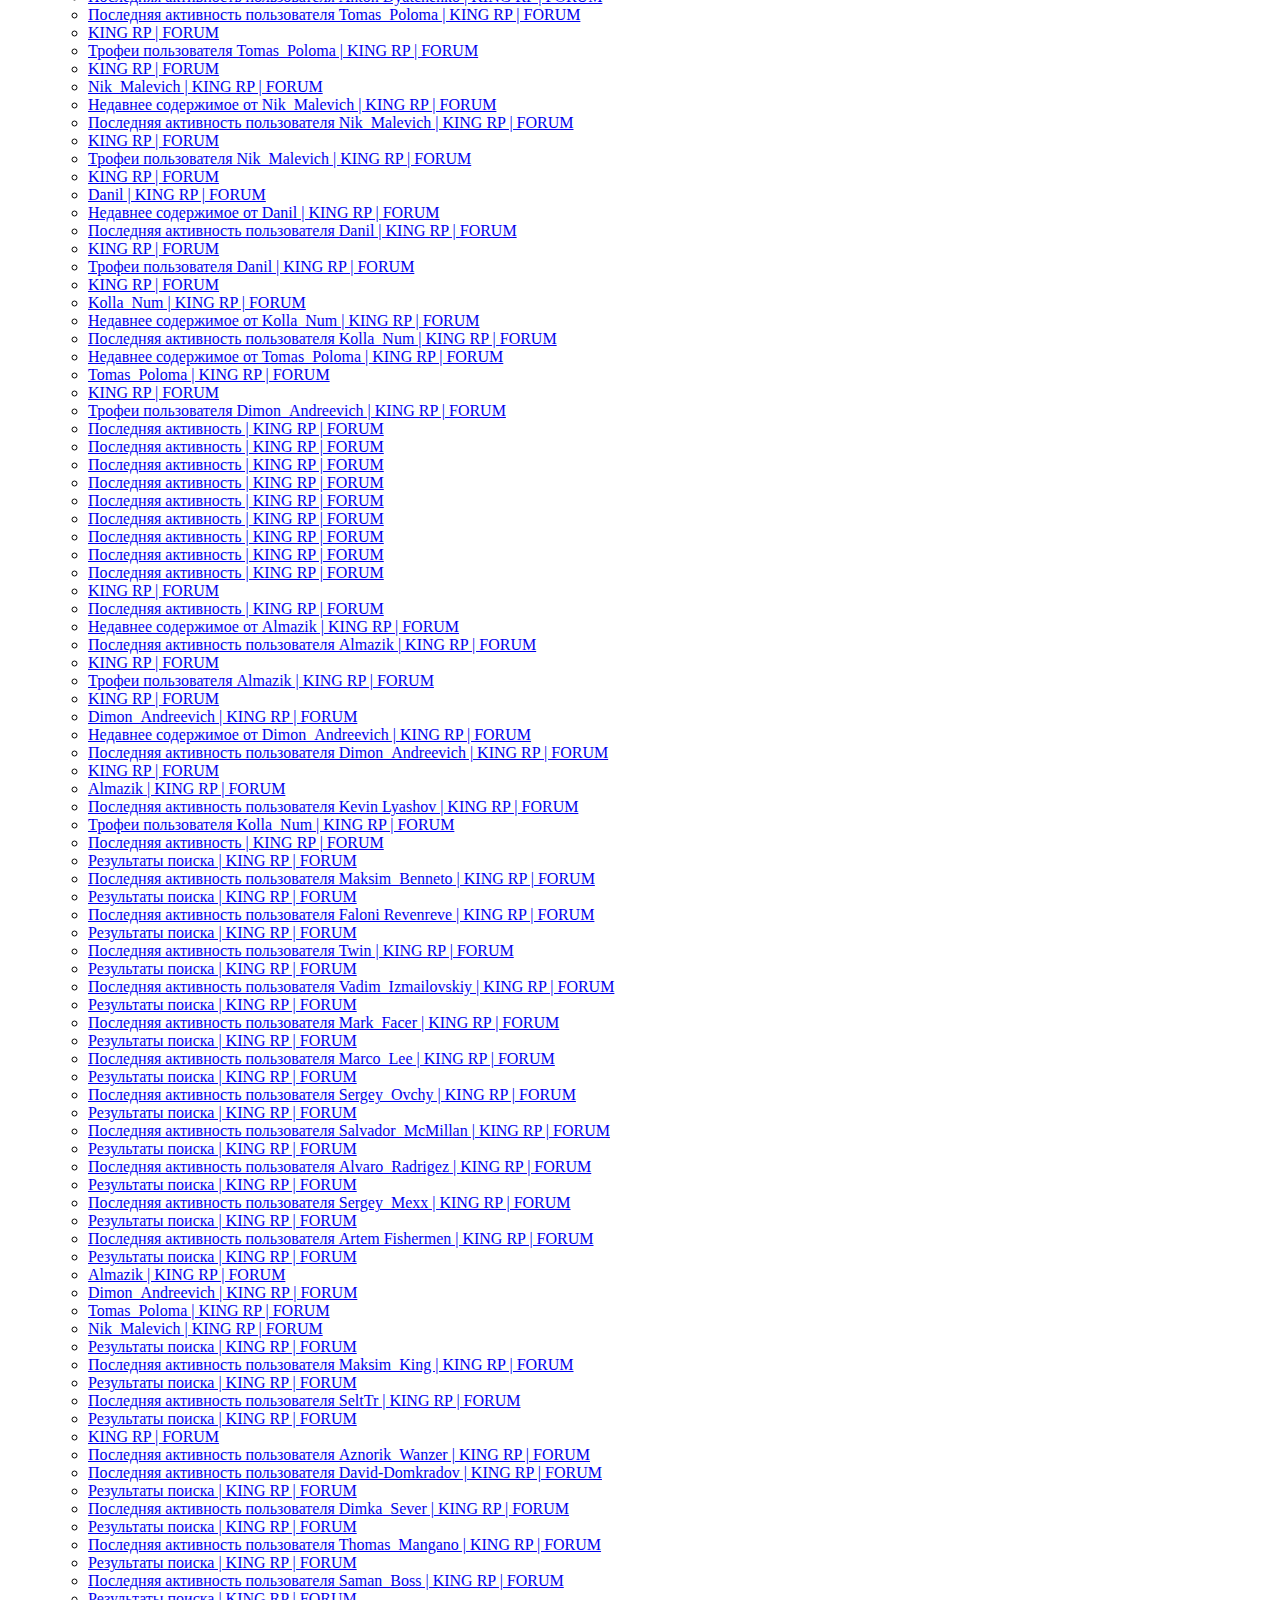
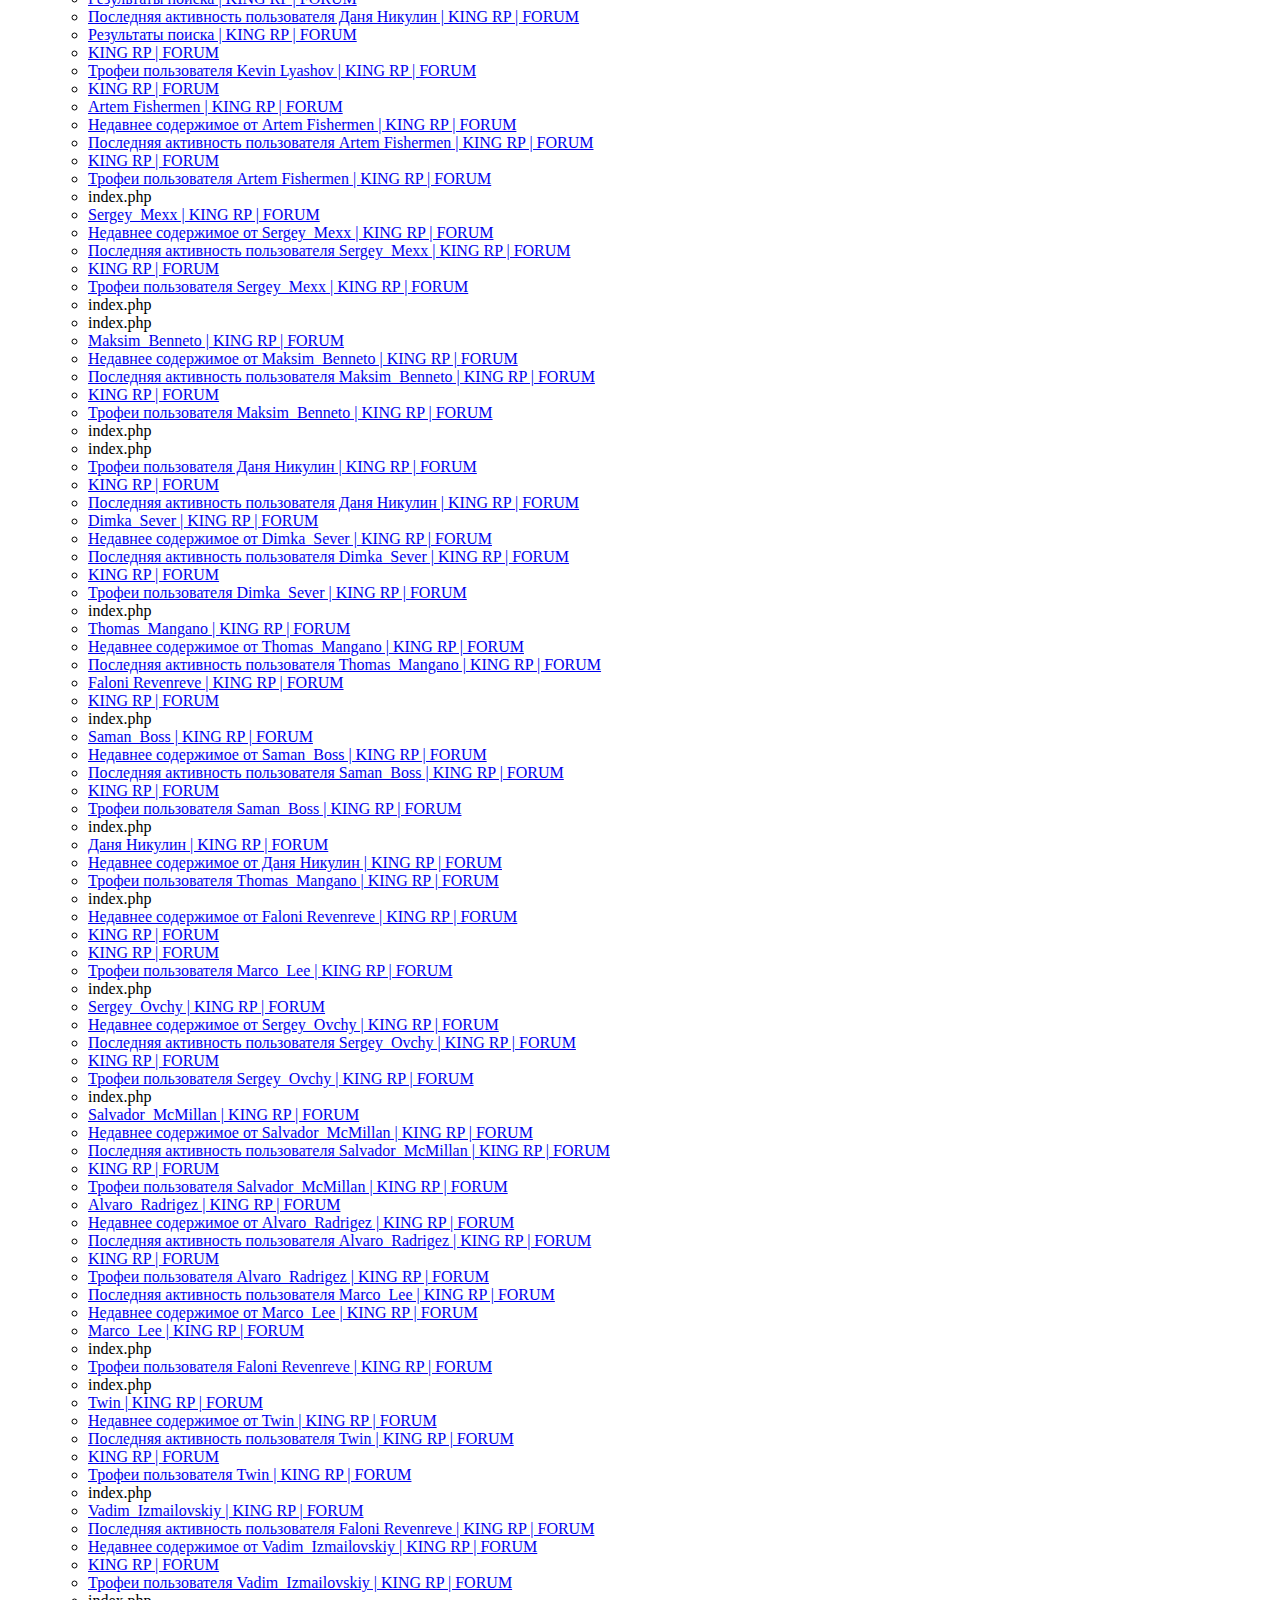
<file: index-wcopy.html>
﻿<html>
  <body>
   <ul>
    <li>
     css
     <ul>
      <li><a href="css\app.39fbdb26bf7e78d436b9.css">app.39fbdb26bf7e78d436b9.css</a></li>
      <li>
       fonts
       <ul>
        <li><a href="css\fonts\76098e56.ttf">76098e56.ttf</a></li>
        <li><a href="css\fonts\892eeaa3.ttf">892eeaa3.ttf</a></li>
        <li><a href="css\fonts\8cb50111.ttf">8cb50111.ttf</a></li>
       </ul>
      </li>
      <li>
       images
       <ul>
        <li><a href="css\images\0273f64b.png">0273f64b.png</a></li>
        <li><a href="css\images\31042a9d.png">31042a9d.png</a></li>
        <li><a href="css\images\32fc7d54.png">32fc7d54.png</a></li>
        <li><a href="css\images\5b78aaa1.png">5b78aaa1.png</a></li>
        <li><a href="css\images\5ea5162e.png">5ea5162e.png</a></li>
        <li><a href="css\images\672ee2c7.png">672ee2c7.png</a></li>
        <li><a href="css\images\81dcdc36.png">81dcdc36.png</a></li>
        <li><a href="css\images\8f04694d.jpg">8f04694d.jpg</a></li>
        <li><a href="css\images\aa345d85.png">aa345d85.png</a></li>
        <li><a href="css\images\b2b79fc4.jpg">b2b79fc4.jpg</a></li>
        <li><a href="css\images\c6325e11.png">c6325e11.png</a></li>
        <li><a href="css\images\e1058a33.png">e1058a33.png</a></li>
        <li><a href="css\images\f331ab80.png">f331ab80.png</a></li>
       </ul>
      </li>
      <li><a href="css\vendors.c382755577a5dca8d00b.css">vendors.c382755577a5dca8d00b.css</a></li>
     </ul>
    </li>
    <li><a href="donate.html">donate.html</a></li>
    <li>
     forum
     <ul>
      <li><a href="forum\css-17.css">css-17.css</a></li>
      <li><a href="forum\css-11.css">css-11.css</a></li>
      <li><a href="forum\css-5.css">css-5.css</a></li>
      <li><a href="forum\css-4.css">css-4.css</a></li>
      <li><a href="forum\css-7.css">css-7.css</a></li>
      <li><a href="forum\css-19.css">css-19.css</a></li>
      <li><a href="forum\css-8.css">css-8.css</a></li>
      <li><a href="forum\css-3.css">css-3.css</a></li>
      <li><a href="forum\css-2.css">css-2.css</a></li>
      <li><a href="forum\css-20.css">css-20.css</a></li>
      <li><a href="forum\css-9.css">css-9.css</a></li>
      <li><a href="forum\css-10.css">css-10.css</a></li>
      <li><a href="forum\css-12.css">css-12.css</a></li>
      <li><a href="forum\css-13.css">css-13.css</a></li>
      <li><a href="forum\css-16.css">css-16.css</a></li>
      <li><a href="forum\css-15.css">css-15.css</a></li>
      <li><a href="forum\css-6.css">css-6.css</a></li>
      <li><a href="forum\css-14.css">css-14.css</a></li>
      <li><a href="forum\css-18.css">css-18.css</a></li>
      <li><a href="forum\css.css">css.css</a></li>
      <li><a href="forum\css-1.css">css-1.css</a></li>
      <li>
       data
       <ul>
        <li>
         attachments
         <ul>
          <li>
           0
           <ul>
            <li><a href="forum\data\attachments\0\39-d78f8d55f3887f708d953f4f08f39937.jpg">39-d78f8d55f3887f708d953f4f08f39937.jpg</a></li>
            <li><a href="forum\data\attachments\0\40-1a19bb2b74e7fe46cc8c406ae0850a3f.jpg">40-1a19bb2b74e7fe46cc8c406ae0850a3f.jpg</a></li>
            <li><a href="forum\data\attachments\0\41-ac6aa4846d2e7b269ba0bde20cc613f5.jpg">41-ac6aa4846d2e7b269ba0bde20cc613f5.jpg</a></li>
            <li><a href="forum\data\attachments\0\42-d78f8d55f3887f708d953f4f08f39937.jpg">42-d78f8d55f3887f708d953f4f08f39937.jpg</a></li>
            <li><a href="forum\data\attachments\0\43-0e2afdd882197fb458ce5eb30ffa6443.jpg">43-0e2afdd882197fb458ce5eb30ffa6443.jpg</a></li>
            <li><a href="forum\data\attachments\0\497-8d1c0c305e9df8be9d48e5938ecd6539.jpg">497-8d1c0c305e9df8be9d48e5938ecd6539.jpg</a></li>
            <li><a href="forum\data\attachments\0\498-1969e94b5daaaad64533cf131dda4176.jpg">498-1969e94b5daaaad64533cf131dda4176.jpg</a></li>
            <li><a href="forum\data\attachments\0\499-9d97750ec74cf89d48d89e5ce5129a2d.jpg">499-9d97750ec74cf89d48d89e5ce5129a2d.jpg</a></li>
            <li><a href="forum\data\attachments\0\500-18e715f3ae380cf020728e01b2ffc1d7.jpg">500-18e715f3ae380cf020728e01b2ffc1d7.jpg</a></li>
            <li><a href="forum\data\attachments\0\501-8a5647d18265752d4c5a98b79539f6dd.jpg">501-8a5647d18265752d4c5a98b79539f6dd.jpg</a></li>
            <li><a href="forum\data\attachments\0\502-c1b748acc230fa141cdf95e4799da994.jpg">502-c1b748acc230fa141cdf95e4799da994.jpg</a></li>
            <li><a href="forum\data\attachments\0\508-4ed0deb0fe85d3648ae1b7460952d5f4.jpg">508-4ed0deb0fe85d3648ae1b7460952d5f4.jpg</a></li>
            <li><a href="forum\data\attachments\0\509-a3a9fce7e9dc0f8340aeb12bfa876682.jpg">509-a3a9fce7e9dc0f8340aeb12bfa876682.jpg</a></li>
            <li><a href="forum\data\attachments\0\510-ddfffa9c313fe562e84a417baeca49d4.jpg">510-ddfffa9c313fe562e84a417baeca49d4.jpg</a></li>
            <li><a href="forum\data\attachments\0\511-a5cb6c61c3bc40def2f38dadb15a0ac6.jpg">511-a5cb6c61c3bc40def2f38dadb15a0ac6.jpg</a></li>
            <li><a href="forum\data\attachments\0\512-f3ec3a91acc9c24eaaceec83affe1986.jpg">512-f3ec3a91acc9c24eaaceec83affe1986.jpg</a></li>
            <li><a href="forum\data\attachments\0\513-6dc6309e7f5a0a2cd069a7b71a65c376.jpg">513-6dc6309e7f5a0a2cd069a7b71a65c376.jpg</a></li>
            <li><a href="forum\data\attachments\0\514-4aa02f0f42d4d62feae13ce53dd5d73a.jpg">514-4aa02f0f42d4d62feae13ce53dd5d73a.jpg</a></li>
            <li><a href="forum\data\attachments\0\515-dc0c0b4e26aac3cb0618f7f45afa4a16.jpg">515-dc0c0b4e26aac3cb0618f7f45afa4a16.jpg</a></li>
            <li><a href="forum\data\attachments\0\516-0c6f933db6855aca9a8c8c39235183e0.jpg">516-0c6f933db6855aca9a8c8c39235183e0.jpg</a></li>
            <li><a href="forum\data\attachments\0\517-06de2ee7c4ac314552cfdb1e75c46359.jpg">517-06de2ee7c4ac314552cfdb1e75c46359.jpg</a></li>
            <li><a href="forum\data\attachments\0\518-8a48d3b9005b841249aed78d39c3099f.jpg">518-8a48d3b9005b841249aed78d39c3099f.jpg</a></li>
            <li><a href="forum\data\attachments\0\522-884f223c010106e8a44c704a8c7d57f4.jpg">522-884f223c010106e8a44c704a8c7d57f4.jpg</a></li>
            <li><a href="forum\data\attachments\0\525-1e95445224dff0d8493bd096bcd91412.jpg">525-1e95445224dff0d8493bd096bcd91412.jpg</a></li>
            <li><a href="forum\data\attachments\0\526-ede21b8a84a03b84f41f7bf3748d9ce4.jpg">526-ede21b8a84a03b84f41f7bf3748d9ce4.jpg</a></li>
            <li><a href="forum\data\attachments\0\527-32a01dd4cb6b690e09df9e8866e6301b.jpg">527-32a01dd4cb6b690e09df9e8866e6301b.jpg</a></li>
            <li><a href="forum\data\attachments\0\528-ede21b8a84a03b84f41f7bf3748d9ce4.jpg">528-ede21b8a84a03b84f41f7bf3748d9ce4.jpg</a></li>
           </ul>
          </li>
         </ul>
        </li>
        <li>
         avatars
         <ul>
          <li>
           h
           <ul>
            <li>
             0
             <ul>
              <li><a href="forum\data\avatars\h\0\1.jpg">1.jpg</a></li>
              <li><a href="forum\data\avatars\h\0\121.jpg">121.jpg</a></li>
              <li><a href="forum\data\avatars\h\0\135.jpg">135.jpg</a></li>
              <li><a href="forum\data\avatars\h\0\149.jpg">149.jpg</a></li>
              <li><a href="forum\data\avatars\h\0\151.jpg">151.jpg</a></li>
              <li><a href="forum\data\avatars\h\0\153.jpg">153.jpg</a></li>
              <li><a href="forum\data\avatars\h\0\2.jpg">2.jpg</a></li>
              <li><a href="forum\data\avatars\h\0\231.jpg">231.jpg</a></li>
              <li><a href="forum\data\avatars\h\0\31.jpg">31.jpg</a></li>
              <li><a href="forum\data\avatars\h\0\316.jpg">316.jpg</a></li>
              <li><a href="forum\data\avatars\h\0\34.jpg">34.jpg</a></li>
              <li><a href="forum\data\avatars\h\0\403.jpg">403.jpg</a></li>
              <li><a href="forum\data\avatars\h\0\422.jpg">422.jpg</a></li>
              <li><a href="forum\data\avatars\h\0\433.jpg">433.jpg</a></li>
              <li><a href="forum\data\avatars\h\0\462.jpg">462.jpg</a></li>
              <li><a href="forum\data\avatars\h\0\472.jpg">472.jpg</a></li>
              <li><a href="forum\data\avatars\h\0\5.jpg">5.jpg</a></li>
              <li><a href="forum\data\avatars\h\0\557.jpg">557.jpg</a></li>
              <li><a href="forum\data\avatars\h\0\558.jpg">558.jpg</a></li>
              <li><a href="forum\data\avatars\h\0\58.jpg">58.jpg</a></li>
              <li><a href="forum\data\avatars\h\0\59.jpg">59.jpg</a></li>
              <li><a href="forum\data\avatars\h\0\62.jpg">62.jpg</a></li>
              <li><a href="forum\data\avatars\h\0\7.jpg">7.jpg</a></li>
              <li><a href="forum\data\avatars\h\0\706.jpg">706.jpg</a></li>
              <li><a href="forum\data\avatars\h\0\751.jpg">751.jpg</a></li>
              <li><a href="forum\data\avatars\h\0\92.jpg">92.jpg</a></li>
             </ul>
            </li>
            <li>
             1
             <ul>
              <li><a href="forum\data\avatars\h\1\1019.jpg">1019.jpg</a></li>
              <li><a href="forum\data\avatars\h\1\1040.jpg">1040.jpg</a></li>
              <li><a href="forum\data\avatars\h\1\1058.jpg">1058.jpg</a></li>
              <li><a href="forum\data\avatars\h\1\1059.jpg">1059.jpg</a></li>
              <li><a href="forum\data\avatars\h\1\1086.jpg">1086.jpg</a></li>
              <li><a href="forum\data\avatars\h\1\1114.jpg">1114.jpg</a></li>
              <li><a href="forum\data\avatars\h\1\1116.jpg">1116.jpg</a></li>
              <li><a href="forum\data\avatars\h\1\1127.jpg">1127.jpg</a></li>
              <li><a href="forum\data\avatars\h\1\1130.jpg">1130.jpg</a></li>
              <li><a href="forum\data\avatars\h\1\1158.jpg">1158.jpg</a></li>
             </ul>
            </li>
           </ul>
          </li>
          <li>
           l
           <ul>
            <li>
             0
             <ul>
              <li><a href="forum\data\avatars\l\0\1.jpg">1.jpg</a></li>
              <li><a href="forum\data\avatars\l\0\118.jpg">118.jpg</a></li>
              <li><a href="forum\data\avatars\l\0\121.jpg">121.jpg</a></li>
              <li><a href="forum\data\avatars\l\0\135.jpg">135.jpg</a></li>
              <li><a href="forum\data\avatars\l\0\149.jpg">149.jpg</a></li>
              <li><a href="forum\data\avatars\l\0\151.jpg">151.jpg</a></li>
              <li><a href="forum\data\avatars\l\0\153.jpg">153.jpg</a></li>
              <li><a href="forum\data\avatars\l\0\179.jpg">179.jpg</a></li>
              <li><a href="forum\data\avatars\l\0\2.jpg">2.jpg</a></li>
              <li><a href="forum\data\avatars\l\0\217.jpg">217.jpg</a></li>
              <li><a href="forum\data\avatars\l\0\231.jpg">231.jpg</a></li>
              <li><a href="forum\data\avatars\l\0\252.jpg">252.jpg</a></li>
              <li><a href="forum\data\avatars\l\0\31.jpg">31.jpg</a></li>
              <li><a href="forum\data\avatars\l\0\316.jpg">316.jpg</a></li>
              <li><a href="forum\data\avatars\l\0\34.jpg">34.jpg</a></li>
              <li><a href="forum\data\avatars\l\0\403.jpg">403.jpg</a></li>
              <li><a href="forum\data\avatars\l\0\422.jpg">422.jpg</a></li>
              <li><a href="forum\data\avatars\l\0\433.jpg">433.jpg</a></li>
              <li><a href="forum\data\avatars\l\0\462.jpg">462.jpg</a></li>
              <li><a href="forum\data\avatars\l\0\472.jpg">472.jpg</a></li>
              <li><a href="forum\data\avatars\l\0\5.jpg">5.jpg</a></li>
              <li><a href="forum\data\avatars\l\0\557.jpg">557.jpg</a></li>
              <li><a href="forum\data\avatars\l\0\558.jpg">558.jpg</a></li>
              <li><a href="forum\data\avatars\l\0\58.jpg">58.jpg</a></li>
              <li><a href="forum\data\avatars\l\0\59.jpg">59.jpg</a></li>
              <li><a href="forum\data\avatars\l\0\62.jpg">62.jpg</a></li>
              <li><a href="forum\data\avatars\l\0\7.jpg">7.jpg</a></li>
              <li><a href="forum\data\avatars\l\0\706.jpg">706.jpg</a></li>
              <li><a href="forum\data\avatars\l\0\751.jpg">751.jpg</a></li>
              <li><a href="forum\data\avatars\l\0\87.jpg">87.jpg</a></li>
              <li><a href="forum\data\avatars\l\0\9.jpg">9.jpg</a></li>
              <li><a href="forum\data\avatars\l\0\92.jpg">92.jpg</a></li>
             </ul>
            </li>
            <li>
             1
             <ul>
              <li><a href="forum\data\avatars\l\1\1019.jpg">1019.jpg</a></li>
              <li><a href="forum\data\avatars\l\1\1040.jpg">1040.jpg</a></li>
              <li><a href="forum\data\avatars\l\1\1058.jpg">1058.jpg</a></li>
              <li><a href="forum\data\avatars\l\1\1059.jpg">1059.jpg</a></li>
              <li><a href="forum\data\avatars\l\1\1077.jpg">1077.jpg</a></li>
              <li><a href="forum\data\avatars\l\1\1078.jpg">1078.jpg</a></li>
              <li><a href="forum\data\avatars\l\1\1086.jpg">1086.jpg</a></li>
              <li><a href="forum\data\avatars\l\1\1114.jpg">1114.jpg</a></li>
              <li><a href="forum\data\avatars\l\1\1116.jpg">1116.jpg</a></li>
              <li><a href="forum\data\avatars\l\1\1127.jpg">1127.jpg</a></li>
              <li><a href="forum\data\avatars\l\1\1130.jpg">1130.jpg</a></li>
              <li><a href="forum\data\avatars\l\1\1158.jpg">1158.jpg</a></li>
             </ul>
            </li>
           </ul>
          </li>
          <li>
           m
           <ul>
            <li>
             0
             <ul>
              <li><a href="forum\data\avatars\m\0\1.jpg">1.jpg</a></li>
              <li><a href="forum\data\avatars\m\0\118.jpg">118.jpg</a></li>
              <li><a href="forum\data\avatars\m\0\121.jpg">121.jpg</a></li>
              <li><a href="forum\data\avatars\m\0\135.jpg">135.jpg</a></li>
              <li><a href="forum\data\avatars\m\0\149.jpg">149.jpg</a></li>
              <li><a href="forum\data\avatars\m\0\151.jpg">151.jpg</a></li>
              <li><a href="forum\data\avatars\m\0\153.jpg">153.jpg</a></li>
              <li><a href="forum\data\avatars\m\0\179.jpg">179.jpg</a></li>
              <li><a href="forum\data\avatars\m\0\217.jpg">217.jpg</a></li>
              <li><a href="forum\data\avatars\m\0\231.jpg">231.jpg</a></li>
              <li><a href="forum\data\avatars\m\0\252.jpg">252.jpg</a></li>
              <li><a href="forum\data\avatars\m\0\31.jpg">31.jpg</a></li>
              <li><a href="forum\data\avatars\m\0\316.jpg">316.jpg</a></li>
              <li><a href="forum\data\avatars\m\0\34.jpg">34.jpg</a></li>
              <li><a href="forum\data\avatars\m\0\403.jpg">403.jpg</a></li>
              <li><a href="forum\data\avatars\m\0\422.jpg">422.jpg</a></li>
              <li><a href="forum\data\avatars\m\0\462.jpg">462.jpg</a></li>
              <li><a href="forum\data\avatars\m\0\472.jpg">472.jpg</a></li>
              <li><a href="forum\data\avatars\m\0\5.jpg">5.jpg</a></li>
              <li><a href="forum\data\avatars\m\0\557.jpg">557.jpg</a></li>
              <li><a href="forum\data\avatars\m\0\558.jpg">558.jpg</a></li>
              <li><a href="forum\data\avatars\m\0\58.jpg">58.jpg</a></li>
              <li><a href="forum\data\avatars\m\0\62.jpg">62.jpg</a></li>
              <li><a href="forum\data\avatars\m\0\7.jpg">7.jpg</a></li>
              <li><a href="forum\data\avatars\m\0\706.jpg">706.jpg</a></li>
              <li><a href="forum\data\avatars\m\0\751.jpg">751.jpg</a></li>
              <li><a href="forum\data\avatars\m\0\9.jpg">9.jpg</a></li>
              <li><a href="forum\data\avatars\m\0\92.jpg">92.jpg</a></li>
             </ul>
            </li>
            <li>
             1
             <ul>
              <li><a href="forum\data\avatars\m\1\1019.jpg">1019.jpg</a></li>
              <li><a href="forum\data\avatars\m\1\1040.jpg">1040.jpg</a></li>
              <li><a href="forum\data\avatars\m\1\1058.jpg">1058.jpg</a></li>
              <li><a href="forum\data\avatars\m\1\1059.jpg">1059.jpg</a></li>
              <li><a href="forum\data\avatars\m\1\1077.jpg">1077.jpg</a></li>
              <li><a href="forum\data\avatars\m\1\1078.jpg">1078.jpg</a></li>
              <li><a href="forum\data\avatars\m\1\1080.jpg">1080.jpg</a></li>
              <li><a href="forum\data\avatars\m\1\1086.jpg">1086.jpg</a></li>
              <li><a href="forum\data\avatars\m\1\1114.jpg">1114.jpg</a></li>
              <li><a href="forum\data\avatars\m\1\1116.jpg">1116.jpg</a></li>
              <li><a href="forum\data\avatars\m\1\1127.jpg">1127.jpg</a></li>
              <li><a href="forum\data\avatars\m\1\1130.jpg">1130.jpg</a></li>
              <li><a href="forum\data\avatars\m\1\1158.jpg">1158.jpg</a></li>
             </ul>
            </li>
           </ul>
          </li>
          <li>
           s
           <ul>
            <li>
             0
             <ul>
              <li><a href="forum\data\avatars\s\0\1.jpg">1.jpg</a></li>
              <li><a href="forum\data\avatars\s\0\118.jpg">118.jpg</a></li>
              <li><a href="forum\data\avatars\s\0\121.jpg">121.jpg</a></li>
              <li><a href="forum\data\avatars\s\0\135.jpg">135.jpg</a></li>
              <li><a href="forum\data\avatars\s\0\149.jpg">149.jpg</a></li>
              <li><a href="forum\data\avatars\s\0\151.jpg">151.jpg</a></li>
              <li><a href="forum\data\avatars\s\0\153.jpg">153.jpg</a></li>
              <li><a href="forum\data\avatars\s\0\179.jpg">179.jpg</a></li>
              <li><a href="forum\data\avatars\s\0\217.jpg">217.jpg</a></li>
              <li><a href="forum\data\avatars\s\0\231.jpg">231.jpg</a></li>
              <li><a href="forum\data\avatars\s\0\252.jpg">252.jpg</a></li>
              <li><a href="forum\data\avatars\s\0\31.jpg">31.jpg</a></li>
              <li><a href="forum\data\avatars\s\0\316.jpg">316.jpg</a></li>
              <li><a href="forum\data\avatars\s\0\34.jpg">34.jpg</a></li>
              <li><a href="forum\data\avatars\s\0\403.jpg">403.jpg</a></li>
              <li><a href="forum\data\avatars\s\0\422.jpg">422.jpg</a></li>
              <li><a href="forum\data\avatars\s\0\462.jpg">462.jpg</a></li>
              <li><a href="forum\data\avatars\s\0\472.jpg">472.jpg</a></li>
              <li><a href="forum\data\avatars\s\0\5.jpg">5.jpg</a></li>
              <li><a href="forum\data\avatars\s\0\557.jpg">557.jpg</a></li>
              <li><a href="forum\data\avatars\s\0\558.jpg">558.jpg</a></li>
              <li><a href="forum\data\avatars\s\0\58.jpg">58.jpg</a></li>
              <li><a href="forum\data\avatars\s\0\62.jpg">62.jpg</a></li>
              <li><a href="forum\data\avatars\s\0\7.jpg">7.jpg</a></li>
              <li><a href="forum\data\avatars\s\0\706.jpg">706.jpg</a></li>
              <li><a href="forum\data\avatars\s\0\751.jpg">751.jpg</a></li>
              <li><a href="forum\data\avatars\s\0\9.jpg">9.jpg</a></li>
              <li><a href="forum\data\avatars\s\0\92.jpg">92.jpg</a></li>
             </ul>
            </li>
            <li>
             1
             <ul>
              <li><a href="forum\data\avatars\s\1\1019.jpg">1019.jpg</a></li>
              <li><a href="forum\data\avatars\s\1\1040.jpg">1040.jpg</a></li>
              <li><a href="forum\data\avatars\s\1\1058.jpg">1058.jpg</a></li>
              <li><a href="forum\data\avatars\s\1\1059.jpg">1059.jpg</a></li>
              <li><a href="forum\data\avatars\s\1\1077.jpg">1077.jpg</a></li>
              <li><a href="forum\data\avatars\s\1\1078.jpg">1078.jpg</a></li>
              <li><a href="forum\data\avatars\s\1\1080.jpg">1080.jpg</a></li>
              <li><a href="forum\data\avatars\s\1\1086.jpg">1086.jpg</a></li>
              <li><a href="forum\data\avatars\s\1\1114.jpg">1114.jpg</a></li>
              <li><a href="forum\data\avatars\s\1\1116.jpg">1116.jpg</a></li>
              <li><a href="forum\data\avatars\s\1\1127.jpg">1127.jpg</a></li>
              <li><a href="forum\data\avatars\s\1\1130.jpg">1130.jpg</a></li>
              <li><a href="forum\data\avatars\s\1\1158.jpg">1158.jpg</a></li>
             </ul>
            </li>
           </ul>
          </li>
         </ul>
        </li>
       </ul>
      </li>
      <li><a href="forum\index-774.html">Kirill_Rebels | KING RP | FORUM</a></li>
      <li><a href="forum\index-815.html">KING RP | FORUM</a></li>
      <li><a href="forum\index-814.html">Twix_Lover | KING RP | FORUM</a></li>
      <li><a href="forum\index-813.html">&Ncy;&iecy;&dcy;&acy;&vcy;&ncy;&iecy;&iecy; &scy;&ocy;&dcy;&iecy;&rcy;&zhcy;&icy;&mcy;&ocy;&iecy; &ocy;&tcy; Twix_Lover | KING RP | FORUM</a></li>
      <li><a href="forum\index-812.html">&Pcy;&ocy;&scy;&lcy;&iecy;&dcy;&ncy;&yacy;&yacy; &acy;&kcy;&tcy;&icy;&vcy;&ncy;&ocy;&scy;&tcy;&softcy; &pcy;&ocy;&lcy;&softcy;&zcy;&ocy;&vcy;&acy;&tcy;&iecy;&lcy;&yacy; Twix_Lover | KING RP | FORUM</a></li>
      <li><a href="forum\index-811.html">KING RP | FORUM</a></li>
      <li><a href="forum\index-765.html">KING RP | FORUM</a></li>
      <li><a href="forum\index-816.html">&Tcy;&rcy;&ocy;&fcy;&iecy;&icy; &pcy;&ocy;&lcy;&softcy;&zcy;&ocy;&vcy;&acy;&tcy;&iecy;&lcy;&yacy; Roma_Bukinn | KING RP | FORUM</a></li>
      <li><a href="forum\index-809.html">KING RP | FORUM</a></li>
      <li><a href="forum\index-808.html">Felix Morozov | KING RP | FORUM</a></li>
      <li><a href="forum\index-766.html">&Pcy;&ocy;&scy;&lcy;&iecy;&dcy;&ncy;&yacy;&yacy; &acy;&kcy;&tcy;&icy;&vcy;&ncy;&ocy;&scy;&tcy;&softcy; &pcy;&ocy;&lcy;&softcy;&zcy;&ocy;&vcy;&acy;&tcy;&iecy;&lcy;&yacy; Noah_Prince | KING RP | FORUM</a></li>
      <li><a href="forum\index-807.html">&Ncy;&iecy;&dcy;&acy;&vcy;&ncy;&iecy;&iecy; &scy;&ocy;&dcy;&iecy;&rcy;&zhcy;&icy;&mcy;&ocy;&iecy; &ocy;&tcy; Felix Morozov | KING RP | FORUM</a></li>
      <li><a href="forum\index-767.html">&Ncy;&iecy;&dcy;&acy;&vcy;&ncy;&iecy;&iecy; &scy;&ocy;&dcy;&iecy;&rcy;&zhcy;&icy;&mcy;&ocy;&iecy; &ocy;&tcy; Noah_Prince | KING RP | FORUM</a></li>
      <li><a href="forum\index-806.html">&Pcy;&ocy;&scy;&lcy;&iecy;&dcy;&ncy;&yacy;&yacy; &acy;&kcy;&tcy;&icy;&vcy;&ncy;&ocy;&scy;&tcy;&softcy; &pcy;&ocy;&lcy;&softcy;&zcy;&ocy;&vcy;&acy;&tcy;&iecy;&lcy;&yacy; Felix Morozov | KING RP | FORUM</a></li>
      <li><a href="forum\index-805.html">KING RP | FORUM</a></li>
      <li><a href="forum\index-810.html">&Tcy;&rcy;&ocy;&fcy;&iecy;&icy; &pcy;&ocy;&lcy;&softcy;&zcy;&ocy;&vcy;&acy;&tcy;&iecy;&lcy;&yacy; Twix_Lover | KING RP | FORUM</a></li>
      <li><a href="forum\index-817.html">KING RP | FORUM</a></li>
      <li><a href="forum\index-819.html">&Ncy;&iecy;&dcy;&acy;&vcy;&ncy;&iecy;&iecy; &scy;&ocy;&dcy;&iecy;&rcy;&zhcy;&icy;&mcy;&ocy;&iecy; &ocy;&tcy; Roma_Bukinn | KING RP | FORUM</a></li>
      <li><a href="forum\index-804.html">&Tcy;&rcy;&ocy;&fcy;&iecy;&icy; &pcy;&ocy;&lcy;&softcy;&zcy;&ocy;&vcy;&acy;&tcy;&iecy;&lcy;&yacy; Felix Morozov | KING RP | FORUM</a></li>
      <li>index.php</li>
      <li>index.php</li>
      <li>index.php</li>
      <li>index.php</li>
      <li>index.php</li>
      <li>index.php</li>
      <li>index.php</li>
      <li>index.php</li>
      <li><a href="forum\index-818.html">&Pcy;&ocy;&scy;&lcy;&iecy;&dcy;&ncy;&yacy;&yacy; &acy;&kcy;&tcy;&icy;&vcy;&ncy;&ocy;&scy;&tcy;&softcy; &pcy;&ocy;&lcy;&softcy;&zcy;&ocy;&vcy;&acy;&tcy;&iecy;&lcy;&yacy; Roma_Bukinn | KING RP | FORUM</a></li>
      <li>index.php</li>
      <li>index.php</li>
      <li>index.php</li>
      <li>index.php</li>
      <li><a href="forum\index-764.html">&Tcy;&rcy;&ocy;&fcy;&iecy;&icy; &pcy;&ocy;&lcy;&softcy;&zcy;&ocy;&vcy;&acy;&tcy;&iecy;&lcy;&yacy; Noah_Prince | KING RP | FORUM</a></li>
      <li>index.php</li>
      <li>index.php</li>
      <li>index.php</li>
      <li><a href="forum\index-820.html">Roma_Bukinn | KING RP | FORUM</a></li>
      <li>index.php</li>
      <li><a href="forum\index-803.html">KING RP | FORUM</a></li>
      <li><a href="forum\index-802.html">&Pcy;&ocy;&scy;&lcy;&iecy;&dcy;&ncy;&yacy;&yacy; &acy;&kcy;&tcy;&icy;&vcy;&ncy;&ocy;&scy;&tcy;&softcy; &pcy;&ocy;&lcy;&softcy;&zcy;&ocy;&vcy;&acy;&tcy;&iecy;&lcy;&yacy; &#9835;&#65038;&#7451;&#7424;&#7435;&#7431;s&#668;&#618;_s&#7424;&#7437;&#655;&#640;&#7424;&#618;&#9835;&#65038; | KING RP | FORUM</a></li>
      <li><a href="forum\index-801.html">&Rcy;&iecy;&zcy;&ucy;&lcy;&softcy;&tcy;&acy;&tcy;&ycy; &pcy;&ocy;&icy;&scy;&kcy;&acy; | KING RP | FORUM</a></li>
      <li>index.php</li>
      <li>index.php</li>
      <li>index.php</li>
      <li><a href="forum\index-786.html">Meizan | KING RP | FORUM</a></li>
      <li><a href="forum\index-785.html">&Ncy;&iecy;&dcy;&acy;&vcy;&ncy;&iecy;&iecy; &scy;&ocy;&dcy;&iecy;&rcy;&zhcy;&icy;&mcy;&ocy;&iecy; &ocy;&tcy; Meizan | KING RP | FORUM</a></li>
      <li><a href="forum\index-784.html">&Pcy;&ocy;&scy;&lcy;&iecy;&dcy;&ncy;&yacy;&yacy; &acy;&kcy;&tcy;&icy;&vcy;&ncy;&ocy;&scy;&tcy;&softcy; &pcy;&ocy;&lcy;&softcy;&zcy;&ocy;&vcy;&acy;&tcy;&iecy;&lcy;&yacy; Meizan | KING RP | FORUM</a></li>
      <li><a href="forum\index-783.html">KING RP | FORUM</a></li>
      <li><a href="forum\index-782.html">&Tcy;&rcy;&ocy;&fcy;&iecy;&icy; &pcy;&ocy;&lcy;&softcy;&zcy;&ocy;&vcy;&acy;&tcy;&iecy;&lcy;&yacy; Meizan | KING RP | FORUM</a></li>
      <li><a href="forum\index-788.html">&Tcy;&rcy;&ocy;&fcy;&iecy;&icy; &pcy;&ocy;&lcy;&softcy;&zcy;&ocy;&vcy;&acy;&tcy;&iecy;&lcy;&yacy; Alex_Escobar | KING RP | FORUM</a></li>
      <li>index.php</li>
      <li><a href="forum\index-779.html">&Ncy;&iecy;&dcy;&acy;&vcy;&ncy;&iecy;&iecy; &scy;&ocy;&dcy;&iecy;&rcy;&zhcy;&icy;&mcy;&ocy;&iecy; &ocy;&tcy; Yuki | KING RP | FORUM</a></li>
      <li><a href="forum\index-770.html">&Tcy;&rcy;&ocy;&fcy;&iecy;&icy; &pcy;&ocy;&lcy;&softcy;&zcy;&ocy;&vcy;&acy;&tcy;&iecy;&lcy;&yacy; Kirill_Rebels | KING RP | FORUM</a></li>
      <li><a href="forum\index-778.html">&Pcy;&ocy;&scy;&lcy;&iecy;&dcy;&ncy;&yacy;&yacy; &acy;&kcy;&tcy;&icy;&vcy;&ncy;&ocy;&scy;&tcy;&softcy; &pcy;&ocy;&lcy;&softcy;&zcy;&ocy;&vcy;&acy;&tcy;&iecy;&lcy;&yacy; Yuki | KING RP | FORUM</a></li>
      <li><a href="forum\index-777.html">KING RP | FORUM</a></li>
      <li><a href="forum\index-776.html">&Tcy;&rcy;&ocy;&fcy;&iecy;&icy; &pcy;&ocy;&lcy;&softcy;&zcy;&ocy;&vcy;&acy;&tcy;&iecy;&lcy;&yacy; Yuki | KING RP | FORUM</a></li>
      <li><a href="forum\index-771.html">KING RP | FORUM</a></li>
      <li>index.php</li>
      <li><a href="forum\index-772.html">&Pcy;&ocy;&scy;&lcy;&iecy;&dcy;&ncy;&yacy;&yacy; &acy;&kcy;&tcy;&icy;&vcy;&ncy;&ocy;&scy;&tcy;&softcy; &pcy;&ocy;&lcy;&softcy;&zcy;&ocy;&vcy;&acy;&tcy;&iecy;&lcy;&yacy; Kirill_Rebels | KING RP | FORUM</a></li>
      <li><a href="forum\index-780.html">Yuki | KING RP | FORUM</a></li>
      <li><a href="forum\index-773.html">&Ncy;&iecy;&dcy;&acy;&vcy;&ncy;&iecy;&iecy; &scy;&ocy;&dcy;&iecy;&rcy;&zhcy;&icy;&mcy;&ocy;&iecy; &ocy;&tcy; Kirill_Rebels | KING RP | FORUM</a></li>
      <li><a href="forum\index-789.html">KING RP | FORUM</a></li>
      <li><a href="forum\index-791.html">&Ncy;&iecy;&dcy;&acy;&vcy;&ncy;&iecy;&iecy; &scy;&ocy;&dcy;&iecy;&rcy;&zhcy;&icy;&mcy;&ocy;&iecy; &ocy;&tcy; Alex_Escobar | KING RP | FORUM</a></li>
      <li><a href="forum\index-800.html">KING RP | FORUM</a></li>
      <li><a href="forum\index-799.html">&Rcy;&iecy;&zcy;&ucy;&lcy;&softcy;&tcy;&acy;&tcy;&ycy; &pcy;&ocy;&icy;&scy;&kcy;&acy; | KING RP | FORUM</a></li>
      <li><a href="forum\index-798.html">KING RP | FORUM</a></li>
      <li><a href="forum\index-797.html">&Pcy;&ocy;&scy;&lcy;&iecy;&dcy;&ncy;&yacy;&yacy; &acy;&kcy;&tcy;&icy;&vcy;&ncy;&ocy;&scy;&tcy;&softcy; &pcy;&ocy;&lcy;&softcy;&zcy;&ocy;&vcy;&acy;&tcy;&iecy;&lcy;&yacy; Naumov | KING RP | FORUM</a></li>
      <li>
       <a href="forum\index-470.html">&Rcy;&iecy;&zcy;&ucy;&lcy;&softcy;&tcy;&acy;&tcy;&ycy; &pcy;&ocy;&icy;&scy;&kcy;&acy; | KING RP | FORUM</a>
       <ul>
       </ul>
      </li>
      <li><a href="forum\index-796.html">&Pcy;&ocy;&scy;&lcy;&iecy;&dcy;&ncy;&yacy;&yacy; &acy;&kcy;&tcy;&icy;&vcy;&ncy;&ocy;&scy;&tcy;&softcy; &pcy;&ocy;&lcy;&softcy;&zcy;&ocy;&vcy;&acy;&tcy;&iecy;&lcy;&yacy; JoeYT | KING RP | FORUM</a></li>
      <li>index.php</li>
      <li><a href="forum\index-795.html">&Pcy;&ocy;&scy;&lcy;&iecy;&dcy;&ncy;&yacy;&yacy; &acy;&kcy;&tcy;&icy;&vcy;&ncy;&ocy;&scy;&tcy;&softcy; &pcy;&ocy;&lcy;&softcy;&zcy;&ocy;&vcy;&acy;&tcy;&iecy;&lcy;&yacy; J.Mansory | KING RP | FORUM</a></li>
      <li><a href="forum\index-790.html">&Pcy;&ocy;&scy;&lcy;&iecy;&dcy;&ncy;&yacy;&yacy; &acy;&kcy;&tcy;&icy;&vcy;&ncy;&ocy;&scy;&tcy;&softcy; &pcy;&ocy;&lcy;&softcy;&zcy;&ocy;&vcy;&acy;&tcy;&iecy;&lcy;&yacy; Alex_Escobar | KING RP | FORUM</a></li>
      <li>
       <a href="forum\index-452.html">&Rcy;&iecy;&zcy;&ucy;&lcy;&softcy;&tcy;&acy;&tcy;&ycy; &pcy;&ocy;&icy;&scy;&kcy;&acy; | KING RP | FORUM</a>
       <ul>
       </ul>
      </li>
      <li>
       <a href="forum\index-446.html">&Rcy;&iecy;&zcy;&ucy;&lcy;&softcy;&tcy;&acy;&tcy;&ycy; &pcy;&ocy;&icy;&scy;&kcy;&acy; | KING RP | FORUM</a>
       <ul>
       </ul>
      </li>
      <li><a href="forum\index-793.html">&Pcy;&ocy;&scy;&lcy;&iecy;&dcy;&ncy;&yacy;&yacy; &acy;&kcy;&tcy;&icy;&vcy;&ncy;&ocy;&scy;&tcy;&softcy; | KING RP | FORUM</a></li>
      <li>index.php</li>
      <li>index.php</li>
      <li>index.php</li>
      <li><a href="forum\index-768.html">Noah_Prince | KING RP | FORUM</a></li>
      <li>index.php</li>
      <li><a href="forum\index-792.html">Alex_Escobar | KING RP | FORUM</a></li>
      <li><a href="forum\index-794.html">&Pcy;&ocy;&scy;&lcy;&iecy;&dcy;&ncy;&yacy;&yacy; &acy;&kcy;&tcy;&icy;&vcy;&ncy;&ocy;&scy;&tcy;&softcy; &pcy;&ocy;&lcy;&softcy;&zcy;&ocy;&vcy;&acy;&tcy;&iecy;&lcy;&yacy; Jackz_Romanov | KING RP | FORUM</a></li>
      <li>
       <a href="forum\index-458.html">&Rcy;&iecy;&zcy;&ucy;&lcy;&softcy;&tcy;&acy;&tcy;&ycy; &pcy;&ocy;&icy;&scy;&kcy;&acy; | KING RP | FORUM</a>
       <ul>
       </ul>
      </li>
      <li>index.php</li>
      <li>index.php</li>
      <li><a href="forum\index-873.html">&Pcy;&ocy;&scy;&lcy;&iecy;&dcy;&ncy;&yacy;&yacy; &acy;&kcy;&tcy;&icy;&vcy;&ncy;&ocy;&scy;&tcy;&softcy; &pcy;&ocy;&lcy;&softcy;&zcy;&ocy;&vcy;&acy;&tcy;&iecy;&lcy;&yacy; Seth_Extraside | KING RP | FORUM</a></li>
      <li><a href="forum\index-872.html">KING RP | FORUM</a></li>
      <li><a href="forum\index-871.html">&Tcy;&rcy;&ocy;&fcy;&iecy;&icy; &pcy;&ocy;&lcy;&softcy;&zcy;&ocy;&vcy;&acy;&tcy;&iecy;&lcy;&yacy; Seth_Extraside | KING RP | FORUM</a></li>
      <li>index.php</li>
      <li><a href="forum\index-869.html">Danya_Mellory | KING RP | FORUM</a></li>
      <li><a href="forum\index-868.html">&Ncy;&iecy;&dcy;&acy;&vcy;&ncy;&iecy;&iecy; &scy;&ocy;&dcy;&iecy;&rcy;&zhcy;&icy;&mcy;&ocy;&iecy; &ocy;&tcy; Danya_Mellory | KING RP | FORUM</a></li>
      <li><a href="forum\index-867.html">&Pcy;&ocy;&scy;&lcy;&iecy;&dcy;&ncy;&yacy;&yacy; &acy;&kcy;&tcy;&icy;&vcy;&ncy;&ocy;&scy;&tcy;&softcy; &pcy;&ocy;&lcy;&softcy;&zcy;&ocy;&vcy;&acy;&tcy;&iecy;&lcy;&yacy; Danya_Mellory | KING RP | FORUM</a></li>
      <li><a href="forum\index-866.html">KING RP | FORUM</a></li>
      <li><a href="forum\index-865.html">&Tcy;&rcy;&ocy;&fcy;&iecy;&icy; &pcy;&ocy;&lcy;&softcy;&zcy;&ocy;&vcy;&acy;&tcy;&iecy;&lcy;&yacy; Danya_Mellory | KING RP | FORUM</a></li>
      <li><a href="forum\index-874.html">&Ncy;&iecy;&dcy;&acy;&vcy;&ncy;&iecy;&iecy; &scy;&ocy;&dcy;&iecy;&rcy;&zhcy;&icy;&mcy;&ocy;&iecy; &ocy;&tcy; Seth_Extraside | KING RP | FORUM</a></li>
      <li>index.php</li>
      <li><a href="forum\index-862.html">&Ncy;&iecy;&dcy;&acy;&vcy;&ncy;&iecy;&iecy; &scy;&ocy;&dcy;&iecy;&rcy;&zhcy;&icy;&mcy;&ocy;&iecy; &ocy;&tcy; Danila_Zubcov | KING RP | FORUM</a></li>
      <li><a href="forum\index-861.html">&Pcy;&ocy;&scy;&lcy;&iecy;&dcy;&ncy;&yacy;&yacy; &acy;&kcy;&tcy;&icy;&vcy;&ncy;&ocy;&scy;&tcy;&softcy; &pcy;&ocy;&lcy;&softcy;&zcy;&ocy;&vcy;&acy;&tcy;&iecy;&lcy;&yacy; Danila_Zubcov | KING RP | FORUM</a></li>
      <li><a href="forum\index-860.html">KING RP | FORUM</a></li>
      <li><a href="forum\index-859.html">&Tcy;&rcy;&ocy;&fcy;&iecy;&icy; &pcy;&ocy;&lcy;&softcy;&zcy;&ocy;&vcy;&acy;&tcy;&iecy;&lcy;&yacy; Danila_Zubcov | KING RP | FORUM</a></li>
      <li>index.php</li>
      <li>index.php</li>
      <li>index.php</li>
      <li><a href="forum\index-857.html">&Dcy;&icy;&mcy;&acy;&scy;&icy;&kcy; | KING RP | FORUM</a></li>
      <li><a href="forum\index-856.html">&Ncy;&iecy;&dcy;&acy;&vcy;&ncy;&iecy;&iecy; &scy;&ocy;&dcy;&iecy;&rcy;&zhcy;&icy;&mcy;&ocy;&iecy; &ocy;&tcy; &Dcy;&icy;&mcy;&acy;&scy;&icy;&kcy; | KING RP | FORUM</a></li>
      <li><a href="forum\index-863.html">Danila_Zubcov | KING RP | FORUM</a></li>
      <li><a href="forum\index-855.html">&Pcy;&ocy;&scy;&lcy;&iecy;&dcy;&ncy;&yacy;&yacy; &acy;&kcy;&tcy;&icy;&vcy;&ncy;&ocy;&scy;&tcy;&softcy; &pcy;&ocy;&lcy;&softcy;&zcy;&ocy;&vcy;&acy;&tcy;&iecy;&lcy;&yacy; &Dcy;&icy;&mcy;&acy;&scy;&icy;&kcy; | KING RP | FORUM</a></li>
      <li><a href="forum\index-875.html">Seth_Extraside | KING RP | FORUM</a></li>
      <li>index.php</li>
      <li><a href="forum\index-896.html">KING RP | FORUM</a></li>
      <li><a href="forum\index-895.html">&Tcy;&rcy;&ocy;&fcy;&iecy;&icy; &pcy;&ocy;&lcy;&softcy;&zcy;&ocy;&vcy;&acy;&tcy;&iecy;&lcy;&yacy; Anton Dyatchenko | KING RP | FORUM</a></li>
      <li>index.php</li>
      <li><a href="forum\index-893.html">nerjourd | KING RP | FORUM</a></li>
      <li><a href="forum\index-892.html">&Ncy;&iecy;&dcy;&acy;&vcy;&ncy;&iecy;&iecy; &scy;&ocy;&dcy;&iecy;&rcy;&zhcy;&icy;&mcy;&ocy;&iecy; &ocy;&tcy; nerjourd | KING RP | FORUM</a></li>
      <li><a href="forum\index-891.html">&Pcy;&ocy;&scy;&lcy;&iecy;&dcy;&ncy;&yacy;&yacy; &acy;&kcy;&tcy;&icy;&vcy;&ncy;&ocy;&scy;&tcy;&softcy; &pcy;&ocy;&lcy;&softcy;&zcy;&ocy;&vcy;&acy;&tcy;&iecy;&lcy;&yacy; nerjourd | KING RP | FORUM</a></li>
      <li><a href="forum\index-890.html">KING RP | FORUM</a></li>
      <li><a href="forum\index-889.html">&Tcy;&rcy;&ocy;&fcy;&iecy;&icy; &pcy;&ocy;&lcy;&softcy;&zcy;&ocy;&vcy;&acy;&tcy;&iecy;&lcy;&yacy; nerjourd | KING RP | FORUM</a></li>
      <li>index.php</li>
      <li>index.php</li>
      <li><a href="forum\index-887.html">Shazaammm | KING RP | FORUM</a></li>
      <li><a href="forum\index-885.html">&Pcy;&ocy;&scy;&lcy;&iecy;&dcy;&ncy;&yacy;&yacy; &acy;&kcy;&tcy;&icy;&vcy;&ncy;&ocy;&scy;&tcy;&softcy; &pcy;&ocy;&lcy;&softcy;&zcy;&ocy;&vcy;&acy;&tcy;&iecy;&lcy;&yacy; Shazaammm | KING RP | FORUM</a></li>
      <li><a href="forum\index-884.html">KING RP | FORUM</a></li>
      <li><a href="forum\index-883.html">&Tcy;&rcy;&ocy;&fcy;&iecy;&icy; &pcy;&ocy;&lcy;&softcy;&zcy;&ocy;&vcy;&acy;&tcy;&iecy;&lcy;&yacy; Shazaammm | KING RP | FORUM</a></li>
      <li>index.php</li>
      <li><a href="forum\index-881.html">Korep | KING RP | FORUM</a></li>
      <li><a href="forum\index-880.html">&Ncy;&iecy;&dcy;&acy;&vcy;&ncy;&iecy;&iecy; &scy;&ocy;&dcy;&iecy;&rcy;&zhcy;&icy;&mcy;&ocy;&iecy; &ocy;&tcy; Korep | KING RP | FORUM</a></li>
      <li><a href="forum\index-879.html">&Pcy;&ocy;&scy;&lcy;&iecy;&dcy;&ncy;&yacy;&yacy; &acy;&kcy;&tcy;&icy;&vcy;&ncy;&ocy;&scy;&tcy;&softcy; &pcy;&ocy;&lcy;&softcy;&zcy;&ocy;&vcy;&acy;&tcy;&iecy;&lcy;&yacy; Korep | KING RP | FORUM</a></li>
      <li><a href="forum\index-878.html">KING RP | FORUM</a></li>
      <li><a href="forum\index-877.html">&Tcy;&rcy;&ocy;&fcy;&iecy;&icy; &pcy;&ocy;&lcy;&softcy;&zcy;&ocy;&vcy;&acy;&tcy;&iecy;&lcy;&yacy; Korep | KING RP | FORUM</a></li>
      <li><a href="forum\index-886.html">&Ncy;&iecy;&dcy;&acy;&vcy;&ncy;&iecy;&iecy; &scy;&ocy;&dcy;&iecy;&rcy;&zhcy;&icy;&mcy;&ocy;&iecy; &ocy;&tcy; Shazaammm | KING RP | FORUM</a></li>
      <li><a href="forum\index-854.html">KING RP | FORUM</a></li>
      <li><a href="forum\index-853.html">&Tcy;&rcy;&ocy;&fcy;&iecy;&icy; &pcy;&ocy;&lcy;&softcy;&zcy;&ocy;&vcy;&acy;&tcy;&iecy;&lcy;&yacy; &Dcy;&icy;&mcy;&acy;&scy;&icy;&kcy; | KING RP | FORUM</a></li>
      <li>index.php</li>
      <li><a href="forum\index-827.html">Max_Suronow | KING RP | FORUM</a></li>
      <li><a href="forum\index-826.html">&Ncy;&iecy;&dcy;&acy;&vcy;&ncy;&iecy;&iecy; &scy;&ocy;&dcy;&iecy;&rcy;&zhcy;&icy;&mcy;&ocy;&iecy; &ocy;&tcy; Max_Suronow | KING RP | FORUM</a></li>
      <li><a href="forum\index-825.html">&Pcy;&ocy;&scy;&lcy;&iecy;&dcy;&ncy;&yacy;&yacy; &acy;&kcy;&tcy;&icy;&vcy;&ncy;&ocy;&scy;&tcy;&softcy; &pcy;&ocy;&lcy;&softcy;&zcy;&ocy;&vcy;&acy;&tcy;&iecy;&lcy;&yacy; Max_Suronow | KING RP | FORUM</a></li>
      <li><a href="forum\index-824.html">KING RP | FORUM</a></li>
      <li><a href="forum\index-823.html">&Tcy;&rcy;&ocy;&fcy;&iecy;&icy; &pcy;&ocy;&lcy;&softcy;&zcy;&ocy;&vcy;&acy;&tcy;&iecy;&lcy;&yacy; Max_Suronow | KING RP | FORUM</a></li>
      <li>index.php</li>
      <li>
       <a href="forum\index-821.html">Mikaelson | KING RP | FORUM</a>
       <ul>
       </ul>
      </li>
      <li>index.php</li>
      <li>index.php</li>
      <li>index.php</li>
      <li>index.php</li>
      <li>index.php</li>
      <li>index.php</li>
      <li>index.php</li>
      <li>index.php</li>
      <li>index.php</li>
      <li>index.php</li>
      <li>index.php</li>
      <li><a href="forum\index-762.html">Sem_Calinon | KING RP | FORUM</a></li>
      <li>index.php</li>
      <li>index.php</li>
      <li><a href="forum\index-829.html">&Tcy;&rcy;&ocy;&fcy;&iecy;&icy; &pcy;&ocy;&lcy;&softcy;&zcy;&ocy;&vcy;&acy;&tcy;&iecy;&lcy;&yacy; Vlad_Kostenko | KING RP | FORUM</a></li>
      <li><a href="forum\index-830.html">KING RP | FORUM</a></li>
      <li><a href="forum\index-831.html">&Pcy;&ocy;&scy;&lcy;&iecy;&dcy;&ncy;&yacy;&yacy; &acy;&kcy;&tcy;&icy;&vcy;&ncy;&ocy;&scy;&tcy;&softcy; &pcy;&ocy;&lcy;&softcy;&zcy;&ocy;&vcy;&acy;&tcy;&iecy;&lcy;&yacy; Vlad_Kostenko | KING RP | FORUM</a></li>
      <li><a href="forum\index-851.html">Flame | KING RP | FORUM</a></li>
      <li><a href="forum\index-850.html">&Ncy;&iecy;&dcy;&acy;&vcy;&ncy;&iecy;&iecy; &scy;&ocy;&dcy;&iecy;&rcy;&zhcy;&icy;&mcy;&ocy;&iecy; &ocy;&tcy; Flame | KING RP | FORUM</a></li>
      <li><a href="forum\index-849.html">&Pcy;&ocy;&scy;&lcy;&iecy;&dcy;&ncy;&yacy;&yacy; &acy;&kcy;&tcy;&icy;&vcy;&ncy;&ocy;&scy;&tcy;&softcy; &pcy;&ocy;&lcy;&softcy;&zcy;&ocy;&vcy;&acy;&tcy;&iecy;&lcy;&yacy; Flame | KING RP | FORUM</a></li>
      <li><a href="forum\index-848.html">KING RP | FORUM</a></li>
      <li><a href="forum\index-847.html">&Tcy;&rcy;&ocy;&fcy;&iecy;&icy; &pcy;&ocy;&lcy;&softcy;&zcy;&ocy;&vcy;&acy;&tcy;&iecy;&lcy;&yacy; Flame | KING RP | FORUM</a></li>
      <li>index.php</li>
      <li><a href="forum\index-845.html">Vellar_Svec | KING RP | FORUM</a></li>
      <li><a href="forum\index-844.html">&Ncy;&iecy;&dcy;&acy;&vcy;&ncy;&iecy;&iecy; &scy;&ocy;&dcy;&iecy;&rcy;&zhcy;&icy;&mcy;&ocy;&iecy; &ocy;&tcy; Vellar_Svec | KING RP | FORUM</a></li>
      <li><a href="forum\index-843.html">&Pcy;&ocy;&scy;&lcy;&iecy;&dcy;&ncy;&yacy;&yacy; &acy;&kcy;&tcy;&icy;&vcy;&ncy;&ocy;&scy;&tcy;&softcy; &pcy;&ocy;&lcy;&softcy;&zcy;&ocy;&vcy;&acy;&tcy;&iecy;&lcy;&yacy; Vellar_Svec | KING RP | FORUM</a></li>
      <li><a href="forum\index-842.html">KING RP | FORUM</a></li>
      <li><a href="forum\index-841.html">&Tcy;&rcy;&ocy;&fcy;&iecy;&icy; &pcy;&ocy;&lcy;&softcy;&zcy;&ocy;&vcy;&acy;&tcy;&iecy;&lcy;&yacy; Vellar_Svec | KING RP | FORUM</a></li>
      <li>index.php</li>
      <li><a href="forum\index-839.html">MatveykaLesbi9Inov | KING RP | FORUM</a></li>
      <li><a href="forum\index-838.html">&Ncy;&iecy;&dcy;&acy;&vcy;&ncy;&iecy;&iecy; &scy;&ocy;&dcy;&iecy;&rcy;&zhcy;&icy;&mcy;&ocy;&iecy; &ocy;&tcy; MatveykaLesbi9Inov | KING RP | FORUM</a></li>
      <li><a href="forum\index-837.html">&Pcy;&ocy;&scy;&lcy;&iecy;&dcy;&ncy;&yacy;&yacy; &acy;&kcy;&tcy;&icy;&vcy;&ncy;&ocy;&scy;&tcy;&softcy; &pcy;&ocy;&lcy;&softcy;&zcy;&ocy;&vcy;&acy;&tcy;&iecy;&lcy;&yacy; MatveykaLesbi9Inov | KING RP | FORUM</a></li>
      <li><a href="forum\index-836.html">KING RP | FORUM</a></li>
      <li><a href="forum\index-835.html">&Tcy;&rcy;&ocy;&fcy;&iecy;&icy; &pcy;&ocy;&lcy;&softcy;&zcy;&ocy;&vcy;&acy;&tcy;&iecy;&lcy;&yacy; MatveykaLesbi9Inov | KING RP | FORUM</a></li>
      <li>index.php</li>
      <li>index.php</li>
      <li><a href="forum\index-833.html">Vlad_Kostenko | KING RP | FORUM</a></li>
      <li><a href="forum\index-832.html">&Ncy;&iecy;&dcy;&acy;&vcy;&ncy;&iecy;&iecy; &scy;&ocy;&dcy;&iecy;&rcy;&zhcy;&icy;&mcy;&ocy;&iecy; &ocy;&tcy; Vlad_Kostenko | KING RP | FORUM</a></li>
      <li>index.php</li>
      <li><a href="forum\index-761.html">&Ncy;&iecy;&dcy;&acy;&vcy;&ncy;&iecy;&iecy; &scy;&ocy;&dcy;&iecy;&rcy;&zhcy;&icy;&mcy;&ocy;&iecy; &ocy;&tcy; Sem_Calinon | KING RP | FORUM</a></li>
      <li><a href="forum\index-753.html">KING RP | FORUM</a></li>
      <li><a href="forum\index-759.html">KING RP | FORUM</a></li>
      <li>index.php</li>
      <li>index.php</li>
      <li><a href="forum\index-655.html">Leo_Shelby | KING RP | FORUM</a></li>
      <li><a href="forum\index-654.html">&Ncy;&iecy;&dcy;&acy;&vcy;&ncy;&iecy;&iecy; &scy;&ocy;&dcy;&iecy;&rcy;&zhcy;&icy;&mcy;&ocy;&iecy; &ocy;&tcy; Leo_Shelby | KING RP | FORUM</a></li>
      <li><a href="forum\index-653.html">&Pcy;&ocy;&scy;&lcy;&iecy;&dcy;&ncy;&yacy;&yacy; &acy;&kcy;&tcy;&icy;&vcy;&ncy;&ocy;&scy;&tcy;&softcy; &pcy;&ocy;&lcy;&softcy;&zcy;&ocy;&vcy;&acy;&tcy;&iecy;&lcy;&yacy; Leo_Shelby | KING RP | FORUM</a></li>
      <li><a href="forum\index-652.html">KING RP | FORUM</a></li>
      <li><a href="forum\index-651.html">&Tcy;&rcy;&ocy;&fcy;&iecy;&icy; &pcy;&ocy;&lcy;&softcy;&zcy;&ocy;&vcy;&acy;&tcy;&iecy;&lcy;&yacy; Leo_Shelby | KING RP | FORUM</a></li>
      <li>index.php</li>
      <li><a href="forum\index-649.html">&Pcy;&ocy;&scy;&lcy;&iecy;&dcy;&ncy;&yacy;&yacy; &acy;&kcy;&tcy;&icy;&vcy;&ncy;&ocy;&scy;&tcy;&softcy; &pcy;&ocy;&lcy;&softcy;&zcy;&ocy;&vcy;&acy;&tcy;&iecy;&lcy;&yacy; Mett_Takeda | KING RP | FORUM</a></li>
      <li>
       <a href="forum\index-326.html">&Rcy;&iecy;&zcy;&ucy;&lcy;&softcy;&tcy;&acy;&tcy;&ycy; &pcy;&ocy;&icy;&scy;&kcy;&acy; | KING RP | FORUM</a>
       <ul>
       </ul>
      </li>
      <li>index.php</li>
      <li><a href="forum\index-648.html">Ivan_Capturov | KING RP | FORUM</a></li>
      <li><a href="forum\index-647.html">&Ncy;&iecy;&dcy;&acy;&vcy;&ncy;&iecy;&iecy; &scy;&ocy;&dcy;&iecy;&rcy;&zhcy;&icy;&mcy;&ocy;&iecy; &ocy;&tcy; Ivan_Capturov | KING RP | FORUM</a></li>
      <li><a href="forum\index-646.html">&Pcy;&ocy;&scy;&lcy;&iecy;&dcy;&ncy;&yacy;&yacy; &acy;&kcy;&tcy;&icy;&vcy;&ncy;&ocy;&scy;&tcy;&softcy; &pcy;&ocy;&lcy;&softcy;&zcy;&ocy;&vcy;&acy;&tcy;&iecy;&lcy;&yacy; Ivan_Capturov | KING RP | FORUM</a></li>
      <li><a href="forum\index-645.html">KING RP | FORUM</a></li>
      <li><a href="forum\index-644.html">&Tcy;&rcy;&ocy;&fcy;&iecy;&icy; &pcy;&ocy;&lcy;&softcy;&zcy;&ocy;&vcy;&acy;&tcy;&iecy;&lcy;&yacy; Ivan_Capturov | KING RP | FORUM</a></li>
      <li>index.php</li>
      <li>
       <a href="forum\index-320.html">&Rcy;&iecy;&zcy;&ucy;&lcy;&softcy;&tcy;&acy;&tcy;&ycy; &pcy;&ocy;&icy;&scy;&kcy;&acy; | KING RP | FORUM</a>
       <ul>
       </ul>
      </li>
      <li><a href="forum\index-642.html">&Rcy;&iecy;&zcy;&ucy;&lcy;&softcy;&tcy;&acy;&tcy;&ycy; &pcy;&ocy;&icy;&scy;&kcy;&acy; | KING RP | FORUM</a></li>
      <li><a href="forum\index-657.html">&Tcy;&rcy;&ocy;&fcy;&iecy;&icy; &pcy;&ocy;&lcy;&softcy;&zcy;&ocy;&vcy;&acy;&tcy;&iecy;&lcy;&yacy; Denchik_Huli | KING RP | FORUM</a></li>
      <li>
       <a href="forum\index-318.html">&Rcy;&iecy;&zcy;&ucy;&lcy;&softcy;&tcy;&acy;&tcy;&ycy; &pcy;&ocy;&icy;&scy;&kcy;&acy; | KING RP | FORUM</a>
       <ul>
       </ul>
      </li>
      <li><a href="forum\index-658.html">KING RP | FORUM</a></li>
      <li><a href="forum\index-660.html">&Ncy;&iecy;&dcy;&acy;&vcy;&ncy;&iecy;&iecy; &scy;&ocy;&dcy;&iecy;&rcy;&zhcy;&icy;&mcy;&ocy;&iecy; &ocy;&tcy; Denchik_Huli | KING RP | FORUM</a></li>
      <li><a href="forum\index-678.html">KING RP | FORUM</a></li>
      <li><a href="forum\index-677.html">&Tcy;&rcy;&ocy;&fcy;&iecy;&icy; &pcy;&ocy;&lcy;&softcy;&zcy;&ocy;&vcy;&acy;&tcy;&iecy;&lcy;&yacy; Sasha Yakovlev | KING RP | FORUM</a></li>
      <li>index.php</li>
      <li><a href="forum\index-675.html">artensads | KING RP | FORUM</a></li>
      <li><a href="forum\index-674.html">&Ncy;&iecy;&dcy;&acy;&vcy;&ncy;&iecy;&iecy; &scy;&ocy;&dcy;&iecy;&rcy;&zhcy;&icy;&mcy;&ocy;&iecy; &ocy;&tcy; artensads | KING RP | FORUM</a></li>
      <li><a href="forum\index-673.html">&Pcy;&ocy;&scy;&lcy;&iecy;&dcy;&ncy;&yacy;&yacy; &acy;&kcy;&tcy;&icy;&vcy;&ncy;&ocy;&scy;&tcy;&softcy; &pcy;&ocy;&lcy;&softcy;&zcy;&ocy;&vcy;&acy;&tcy;&iecy;&lcy;&yacy; artensads | KING RP | FORUM</a></li>
      <li><a href="forum\index-672.html">KING RP | FORUM</a></li>
      <li><a href="forum\index-671.html">&Tcy;&rcy;&ocy;&fcy;&iecy;&icy; &pcy;&ocy;&lcy;&softcy;&zcy;&ocy;&vcy;&acy;&tcy;&iecy;&lcy;&yacy; artensads | KING RP | FORUM</a></li>
      <li>index.php</li>
      <li><a href="forum\index-669.html">Vafly | KING RP | FORUM</a></li>
      <li><a href="forum\index-668.html">&Ncy;&iecy;&dcy;&acy;&vcy;&ncy;&iecy;&iecy; &scy;&ocy;&dcy;&iecy;&rcy;&zhcy;&icy;&mcy;&ocy;&iecy; &ocy;&tcy; Vafly | KING RP | FORUM</a></li>
      <li><a href="forum\index-667.html">&Pcy;&ocy;&scy;&lcy;&iecy;&dcy;&ncy;&yacy;&yacy; &acy;&kcy;&tcy;&icy;&vcy;&ncy;&ocy;&scy;&tcy;&softcy; &pcy;&ocy;&lcy;&softcy;&zcy;&ocy;&vcy;&acy;&tcy;&iecy;&lcy;&yacy; Vafly | KING RP | FORUM</a></li>
      <li><a href="forum\index-666.html">KING RP | FORUM</a></li>
      <li><a href="forum\index-665.html">&Tcy;&rcy;&ocy;&fcy;&iecy;&icy; &pcy;&ocy;&lcy;&softcy;&zcy;&ocy;&vcy;&acy;&tcy;&iecy;&lcy;&yacy; Vafly | KING RP | FORUM</a></li>
      <li>
       <a href="forum\index-663.html">Kevin Lyashov | KING RP | FORUM</a>
       <ul>
       </ul>
      </li>
      <li><a href="forum\index-662.html">&Pcy;&ocy;&scy;&lcy;&iecy;&dcy;&ncy;&yacy;&yacy; &acy;&kcy;&tcy;&icy;&vcy;&ncy;&ocy;&scy;&tcy;&softcy; &pcy;&ocy;&lcy;&softcy;&zcy;&ocy;&vcy;&acy;&tcy;&iecy;&lcy;&yacy; Tom_Shelby | KING RP | FORUM</a></li>
      <li>
       <a href="forum\index-334.html">&Rcy;&iecy;&zcy;&ucy;&lcy;&softcy;&tcy;&acy;&tcy;&ycy; &pcy;&ocy;&icy;&scy;&kcy;&acy; | KING RP | FORUM</a>
       <ul>
       </ul>
      </li>
      <li>index.php</li>
      <li><a href="forum\index-661.html">Denchik_Huli | KING RP | FORUM</a></li>
      <li><a href="forum\index-659.html">&Pcy;&ocy;&scy;&lcy;&iecy;&dcy;&ncy;&yacy;&yacy; &acy;&kcy;&tcy;&icy;&vcy;&ncy;&ocy;&scy;&tcy;&softcy; &pcy;&ocy;&lcy;&softcy;&zcy;&ocy;&vcy;&acy;&tcy;&iecy;&lcy;&yacy; Denchik_Huli | KING RP | FORUM</a></li>
      <li><a href="forum\index-641.html">&Pcy;&ocy;&scy;&lcy;&iecy;&dcy;&ncy;&yacy;&yacy; &acy;&kcy;&tcy;&icy;&vcy;&ncy;&ocy;&scy;&tcy;&softcy; &pcy;&ocy;&lcy;&softcy;&zcy;&ocy;&vcy;&acy;&tcy;&iecy;&lcy;&yacy; Ilya_Petrenko | KING RP | FORUM</a></li>
      <li>
       <a href="forum\index-312.html">&Rcy;&iecy;&zcy;&ucy;&lcy;&softcy;&tcy;&acy;&tcy;&ycy; &pcy;&ocy;&icy;&scy;&kcy;&acy; | KING RP | FORUM</a>
       <ul>
       </ul>
      </li>
      <li>index.php</li>
      <li><a href="forum\index-624.html">KING RP | FORUM</a></li>
      <li><a href="forum\index-623.html">&Tcy;&rcy;&ocy;&fcy;&iecy;&icy; &pcy;&ocy;&lcy;&softcy;&zcy;&ocy;&vcy;&acy;&tcy;&iecy;&lcy;&yacy; Lorenzo_Volzhskiy | KING RP | FORUM</a></li>
      <li>index.php</li>
      <li>index.php</li>
      <li><a href="forum\index-621.html">vova2010sam | KING RP | FORUM</a></li>
      <li><a href="forum\index-620.html">&Ncy;&iecy;&dcy;&acy;&vcy;&ncy;&iecy;&iecy; &scy;&ocy;&dcy;&iecy;&rcy;&zhcy;&icy;&mcy;&ocy;&iecy; &ocy;&tcy; vova2010sam | KING RP | FORUM</a></li>
      <li><a href="forum\index-619.html">&Pcy;&ocy;&scy;&lcy;&iecy;&dcy;&ncy;&yacy;&yacy; &acy;&kcy;&tcy;&icy;&vcy;&ncy;&ocy;&scy;&tcy;&softcy; &pcy;&ocy;&lcy;&softcy;&zcy;&ocy;&vcy;&acy;&tcy;&iecy;&lcy;&yacy; vova2010sam | KING RP | FORUM</a></li>
      <li><a href="forum\index-618.html">KING RP | FORUM</a></li>
      <li><a href="forum\index-617.html">&Tcy;&rcy;&ocy;&fcy;&iecy;&icy; &pcy;&ocy;&lcy;&softcy;&zcy;&ocy;&vcy;&acy;&tcy;&iecy;&lcy;&yacy; vova2010sam | KING RP | FORUM</a></li>
      <li>index.php</li>
      <li>index.php</li>
      <li><a href="forum\index-615.html">&Pcy;&ocy;&scy;&lcy;&iecy;&dcy;&ncy;&yacy;&yacy; &acy;&kcy;&tcy;&icy;&vcy;&ncy;&ocy;&scy;&tcy;&softcy; &pcy;&ocy;&lcy;&softcy;&zcy;&ocy;&vcy;&acy;&tcy;&iecy;&lcy;&yacy; #MARLOW | KING RP | FORUM</a></li>
      <li>
       <a href="forum\index-298.html">&Rcy;&iecy;&zcy;&ucy;&lcy;&softcy;&tcy;&acy;&tcy;&ycy; &pcy;&ocy;&icy;&scy;&kcy;&acy; | KING RP | FORUM</a>
       <ul>
       </ul>
      </li>
      <li>
       <a href="forum\index-296.html">&Rcy;&iecy;&zcy;&ucy;&lcy;&softcy;&tcy;&acy;&tcy;&ycy; &pcy;&ocy;&icy;&scy;&kcy;&acy; | KING RP | FORUM</a>
       <ul>
       </ul>
      </li>
      <li><a href="forum\index-614.html">&Pcy;&ocy;&scy;&lcy;&iecy;&dcy;&ncy;&yacy;&yacy; &acy;&kcy;&tcy;&icy;&vcy;&ncy;&ocy;&scy;&tcy;&softcy; &pcy;&ocy;&lcy;&softcy;&zcy;&ocy;&vcy;&acy;&tcy;&iecy;&lcy;&yacy; Maybach_Macalister | KING RP | FORUM</a></li>
      <li><a href="forum\index-613.html">&Rcy;&iecy;&zcy;&ucy;&lcy;&softcy;&tcy;&acy;&tcy;&ycy; &pcy;&ocy;&icy;&scy;&kcy;&acy; | KING RP | FORUM</a></li>
      <li>
       <a href="forum\index-292.html">&Rcy;&iecy;&zcy;&ucy;&lcy;&softcy;&tcy;&acy;&tcy;&ycy; &pcy;&ocy;&icy;&scy;&kcy;&acy; | KING RP | FORUM</a>
       <ul>
       </ul>
      </li>
      <li><a href="forum\index-612.html">&Rcy;&iecy;&zcy;&ucy;&lcy;&softcy;&tcy;&acy;&tcy;&ycy; &pcy;&ocy;&icy;&scy;&kcy;&acy; | KING RP | FORUM</a></li>
      <li>
       <a href="forum\index-290.html">&Rcy;&iecy;&zcy;&ucy;&lcy;&softcy;&tcy;&acy;&tcy;&ycy; &pcy;&ocy;&icy;&scy;&kcy;&acy; | KING RP | FORUM</a>
       <ul>
       </ul>
      </li>
      <li><a href="forum\index-625.html">&Pcy;&ocy;&scy;&lcy;&iecy;&dcy;&ncy;&yacy;&yacy; &acy;&kcy;&tcy;&icy;&vcy;&ncy;&ocy;&scy;&tcy;&softcy; &pcy;&ocy;&lcy;&softcy;&zcy;&ocy;&vcy;&acy;&tcy;&iecy;&lcy;&yacy; Lorenzo_Volzhskiy | KING RP | FORUM</a></li>
      <li><a href="forum\index-626.html">&Ncy;&iecy;&dcy;&acy;&vcy;&ncy;&iecy;&iecy; &scy;&ocy;&dcy;&iecy;&rcy;&zhcy;&icy;&mcy;&ocy;&iecy; &ocy;&tcy; Lorenzo_Volzhskiy | KING RP | FORUM</a></li>
      <li><a href="forum\index-627.html">Lorenzo_Volzhskiy | KING RP | FORUM</a></li>
      <li>index.php</li>
      <li>index.php</li>
      <li>index.php</li>
      <li>index.php</li>
      <li>index.php</li>
      <li>index.php</li>
      <li>index.php</li>
      <li><a href="forum\index-640.html">Roman_Mironov | KING RP | FORUM</a></li>
      <li><a href="forum\index-639.html">&Ncy;&iecy;&dcy;&acy;&vcy;&ncy;&iecy;&iecy; &scy;&ocy;&dcy;&iecy;&rcy;&zhcy;&icy;&mcy;&ocy;&iecy; &ocy;&tcy; Roman_Mironov | KING RP | FORUM</a></li>
      <li><a href="forum\index-638.html">&Pcy;&ocy;&scy;&lcy;&iecy;&dcy;&ncy;&yacy;&yacy; &acy;&kcy;&tcy;&icy;&vcy;&ncy;&ocy;&scy;&tcy;&softcy; &pcy;&ocy;&lcy;&softcy;&zcy;&ocy;&vcy;&acy;&tcy;&iecy;&lcy;&yacy; Roman_Mironov | KING RP | FORUM</a></li>
      <li><a href="forum\index-679.html">&Pcy;&ocy;&scy;&lcy;&iecy;&dcy;&ncy;&yacy;&yacy; &acy;&kcy;&tcy;&icy;&vcy;&ncy;&ocy;&scy;&tcy;&softcy; &pcy;&ocy;&lcy;&softcy;&zcy;&ocy;&vcy;&acy;&tcy;&iecy;&lcy;&yacy; Sasha Yakovlev | KING RP | FORUM</a></li>
      <li><a href="forum\index-637.html">KING RP | FORUM</a></li>
      <li>index.php</li>
      <li><a href="forum\index-634.html">Matvey.Barkov | KING RP | FORUM</a></li>
      <li><a href="forum\index-633.html">&Ncy;&iecy;&dcy;&acy;&vcy;&ncy;&iecy;&iecy; &scy;&ocy;&dcy;&iecy;&rcy;&zhcy;&icy;&mcy;&ocy;&iecy; &ocy;&tcy; Matvey.Barkov | KING RP | FORUM</a></li>
      <li><a href="forum\index-632.html">&Pcy;&ocy;&scy;&lcy;&iecy;&dcy;&ncy;&yacy;&yacy; &acy;&kcy;&tcy;&icy;&vcy;&ncy;&ocy;&scy;&tcy;&softcy; &pcy;&ocy;&lcy;&softcy;&zcy;&ocy;&vcy;&acy;&tcy;&iecy;&lcy;&yacy; Matvey.Barkov | KING RP | FORUM</a></li>
      <li><a href="forum\index-631.html">KING RP | FORUM</a></li>
      <li><a href="forum\index-630.html">&Tcy;&rcy;&ocy;&fcy;&iecy;&icy; &pcy;&ocy;&lcy;&softcy;&zcy;&ocy;&vcy;&acy;&tcy;&iecy;&lcy;&yacy; Matvey.Barkov | KING RP | FORUM</a></li>
      <li>index.php</li>
      <li><a href="forum\index-628.html">&Pcy;&ocy;&scy;&lcy;&iecy;&dcy;&ncy;&yacy;&yacy; &acy;&kcy;&tcy;&icy;&vcy;&ncy;&ocy;&scy;&tcy;&softcy; &pcy;&ocy;&lcy;&softcy;&zcy;&ocy;&vcy;&acy;&tcy;&iecy;&lcy;&yacy; .:Maksim_Wolford:. | KING RP | FORUM</a></li>
      <li>
       <a href="forum\index-304.html">&Rcy;&iecy;&zcy;&ucy;&lcy;&softcy;&tcy;&acy;&tcy;&ycy; &pcy;&ocy;&icy;&scy;&kcy;&acy; | KING RP | FORUM</a>
       <ul>
       </ul>
      </li>
      <li><a href="forum\index-636.html">&Tcy;&rcy;&ocy;&fcy;&iecy;&icy; &pcy;&ocy;&lcy;&softcy;&zcy;&ocy;&vcy;&acy;&tcy;&iecy;&lcy;&yacy; Roman_Mironov | KING RP | FORUM</a></li>
      <li><a href="forum\index-680.html">&Ncy;&iecy;&dcy;&acy;&vcy;&ncy;&iecy;&iecy; &scy;&ocy;&dcy;&iecy;&rcy;&zhcy;&icy;&mcy;&ocy;&iecy; &ocy;&tcy; Sasha Yakovlev | KING RP | FORUM</a></li>
      <li><a href="forum\index-681.html">Sasha Yakovlev | KING RP | FORUM</a></li>
      <li>index.php</li>
      <li><a href="forum\index-734.html">&Tcy;&rcy;&ocy;&fcy;&iecy;&icy; &pcy;&ocy;&lcy;&softcy;&zcy;&ocy;&vcy;&acy;&tcy;&iecy;&lcy;&yacy; Artur Tatarskyi | KING RP | FORUM</a></li>
      <li>index.php</li>
      <li><a href="forum\index-732.html">Maloy_Liquid | KING RP | FORUM</a></li>
      <li><a href="forum\index-731.html">&Ncy;&iecy;&dcy;&acy;&vcy;&ncy;&iecy;&iecy; &scy;&ocy;&dcy;&iecy;&rcy;&zhcy;&icy;&mcy;&ocy;&iecy; &ocy;&tcy; Maloy_Liquid | KING RP | FORUM</a></li>
      <li><a href="forum\index-730.html">&Pcy;&ocy;&scy;&lcy;&iecy;&dcy;&ncy;&yacy;&yacy; &acy;&kcy;&tcy;&icy;&vcy;&ncy;&ocy;&scy;&tcy;&softcy; &pcy;&ocy;&lcy;&softcy;&zcy;&ocy;&vcy;&acy;&tcy;&iecy;&lcy;&yacy; Maloy_Liquid | KING RP | FORUM</a></li>
      <li><a href="forum\index-729.html">KING RP | FORUM</a></li>
      <li><a href="forum\index-728.html">&Tcy;&rcy;&ocy;&fcy;&iecy;&icy; &pcy;&ocy;&lcy;&softcy;&zcy;&ocy;&vcy;&acy;&tcy;&iecy;&lcy;&yacy; Maloy_Liquid | KING RP | FORUM</a></li>
      <li>index.php</li>
      <li><a href="forum\index-726.html">Legenda | KING RP | FORUM</a></li>
      <li><a href="forum\index-725.html">&Ncy;&iecy;&dcy;&acy;&vcy;&ncy;&iecy;&iecy; &scy;&ocy;&dcy;&iecy;&rcy;&zhcy;&icy;&mcy;&ocy;&iecy; &ocy;&tcy; Legenda | KING RP | FORUM</a></li>
      <li><a href="forum\index-724.html">&Pcy;&ocy;&scy;&lcy;&iecy;&dcy;&ncy;&yacy;&yacy; &acy;&kcy;&tcy;&icy;&vcy;&ncy;&ocy;&scy;&tcy;&softcy; &pcy;&ocy;&lcy;&softcy;&zcy;&ocy;&vcy;&acy;&tcy;&iecy;&lcy;&yacy; Legenda | KING RP | FORUM</a></li>
      <li><a href="forum\index-723.html">KING RP | FORUM</a></li>
      <li><a href="forum\index-722.html">&Tcy;&rcy;&ocy;&fcy;&iecy;&icy; &pcy;&ocy;&lcy;&softcy;&zcy;&ocy;&vcy;&acy;&tcy;&iecy;&lcy;&yacy; Legenda | KING RP | FORUM</a></li>
      <li>index.php</li>
      <li><a href="forum\index-720.html">&Pcy;&ocy;&scy;&lcy;&iecy;&dcy;&ncy;&yacy;&yacy; &acy;&kcy;&tcy;&icy;&vcy;&ncy;&ocy;&scy;&tcy;&softcy; &pcy;&ocy;&lcy;&softcy;&zcy;&ocy;&vcy;&acy;&tcy;&iecy;&lcy;&yacy; Hennessy Dewerro | KING RP | FORUM</a></li>
      <li>
       <a href="forum\index-415.html">&Rcy;&iecy;&zcy;&ucy;&lcy;&softcy;&tcy;&acy;&tcy;&ycy; &pcy;&ocy;&icy;&scy;&kcy;&acy; | KING RP | FORUM</a>
       <ul>
       </ul>
      </li>
      <li><a href="forum\index-719.html">&Pcy;&ocy;&scy;&lcy;&iecy;&dcy;&ncy;&yacy;&yacy; &acy;&kcy;&tcy;&icy;&vcy;&ncy;&ocy;&scy;&tcy;&softcy; &pcy;&ocy;&lcy;&softcy;&zcy;&ocy;&vcy;&acy;&tcy;&iecy;&lcy;&yacy; Nikita_Kuchmin1 | KING RP | FORUM</a></li>
      <li>
       <a href="forum\index-409.html">&Rcy;&iecy;&zcy;&ucy;&lcy;&softcy;&tcy;&acy;&tcy;&ycy; &pcy;&ocy;&icy;&scy;&kcy;&acy; | KING RP | FORUM</a>
       <ul>
       </ul>
      </li>
      <li>
       <a href="forum\index-403.html">&Rcy;&iecy;&zcy;&ucy;&lcy;&softcy;&tcy;&acy;&tcy;&ycy; &pcy;&ocy;&icy;&scy;&kcy;&acy; | KING RP | FORUM</a>
       <ul>
       </ul>
      </li>
      <li><a href="forum\index-735.html">KING RP | FORUM</a></li>
      <li><a href="forum\index-736.html">&Pcy;&ocy;&scy;&lcy;&iecy;&dcy;&ncy;&yacy;&yacy; &acy;&kcy;&tcy;&icy;&vcy;&ncy;&ocy;&scy;&tcy;&softcy; &pcy;&ocy;&lcy;&softcy;&zcy;&ocy;&vcy;&acy;&tcy;&iecy;&lcy;&yacy; Artur Tatarskyi | KING RP | FORUM</a></li>
      <li><a href="forum\index-737.html">&Ncy;&iecy;&dcy;&acy;&vcy;&ncy;&iecy;&iecy; &scy;&ocy;&dcy;&iecy;&rcy;&zhcy;&icy;&mcy;&ocy;&iecy; &ocy;&tcy; Artur Tatarskyi | KING RP | FORUM</a></li>
      <li><a href="forum\index-738.html">Artur Tatarskyi | KING RP | FORUM</a></li>
      <li><a href="forum\index-758.html">&Tcy;&rcy;&ocy;&fcy;&iecy;&icy; &pcy;&ocy;&lcy;&softcy;&zcy;&ocy;&vcy;&acy;&tcy;&iecy;&lcy;&yacy; Sem_Calinon | KING RP | FORUM</a></li>
      <li>index.php</li>
      <li><a href="forum\index-756.html">chelentano | KING RP | FORUM</a></li>
      <li><a href="forum\index-755.html">&Ncy;&iecy;&dcy;&acy;&vcy;&ncy;&iecy;&iecy; &scy;&ocy;&dcy;&iecy;&rcy;&zhcy;&icy;&mcy;&ocy;&iecy; &ocy;&tcy; chelentano | KING RP | FORUM</a></li>
      <li><a href="forum\index-754.html">&Pcy;&ocy;&scy;&lcy;&iecy;&dcy;&ncy;&yacy;&yacy; &acy;&kcy;&tcy;&icy;&vcy;&ncy;&ocy;&scy;&tcy;&softcy; &pcy;&ocy;&lcy;&softcy;&zcy;&ocy;&vcy;&acy;&tcy;&iecy;&lcy;&yacy; chelentano | KING RP | FORUM</a></li>
      <li><a href="forum\index-897.html">&Pcy;&ocy;&scy;&lcy;&iecy;&dcy;&ncy;&yacy;&yacy; &acy;&kcy;&tcy;&icy;&vcy;&ncy;&ocy;&scy;&tcy;&softcy; &pcy;&ocy;&lcy;&softcy;&zcy;&ocy;&vcy;&acy;&tcy;&iecy;&lcy;&yacy; Anton Dyatchenko | KING RP | FORUM</a></li>
      <li><a href="forum\index-752.html">&Tcy;&rcy;&ocy;&fcy;&iecy;&icy; &pcy;&ocy;&lcy;&softcy;&zcy;&ocy;&vcy;&acy;&tcy;&iecy;&lcy;&yacy; chelentano | KING RP | FORUM</a></li>
      <li>index.php</li>
      <li><a href="forum\index-750.html">Tima_Gospodarow | KING RP | FORUM</a></li>
      <li><a href="forum\index-718.html">Sakura_Samurai | KING RP | FORUM</a></li>
      <li><a href="forum\index-749.html">&Ncy;&iecy;&dcy;&acy;&vcy;&ncy;&iecy;&iecy; &scy;&ocy;&dcy;&iecy;&rcy;&zhcy;&icy;&mcy;&ocy;&iecy; &ocy;&tcy; Tima_Gospodarow | KING RP | FORUM</a></li>
      <li><a href="forum\index-747.html">KING RP | FORUM</a></li>
      <li><a href="forum\index-746.html">&Tcy;&rcy;&ocy;&fcy;&iecy;&icy; &pcy;&ocy;&lcy;&softcy;&zcy;&ocy;&vcy;&acy;&tcy;&iecy;&lcy;&yacy; Tima_Gospodarow | KING RP | FORUM</a></li>
      <li>index.php</li>
      <li><a href="forum\index-744.html">Jack_Beginton | KING RP | FORUM</a></li>
      <li><a href="forum\index-743.html">&Ncy;&iecy;&dcy;&acy;&vcy;&ncy;&iecy;&iecy; &scy;&ocy;&dcy;&iecy;&rcy;&zhcy;&icy;&mcy;&ocy;&iecy; &ocy;&tcy; Jack_Beginton | KING RP | FORUM</a></li>
      <li><a href="forum\index-742.html">&Pcy;&ocy;&scy;&lcy;&iecy;&dcy;&ncy;&yacy;&yacy; &acy;&kcy;&tcy;&icy;&vcy;&ncy;&ocy;&scy;&tcy;&softcy; &pcy;&ocy;&lcy;&softcy;&zcy;&ocy;&vcy;&acy;&tcy;&iecy;&lcy;&yacy; Jack_Beginton | KING RP | FORUM</a></li>
      <li><a href="forum\index-741.html">KING RP | FORUM</a></li>
      <li><a href="forum\index-740.html">&Tcy;&rcy;&ocy;&fcy;&iecy;&icy; &pcy;&ocy;&lcy;&softcy;&zcy;&ocy;&vcy;&acy;&tcy;&iecy;&lcy;&yacy; Jack_Beginton | KING RP | FORUM</a></li>
      <li>index.php</li>
      <li><a href="forum\index-748.html">&Pcy;&ocy;&scy;&lcy;&iecy;&dcy;&ncy;&yacy;&yacy; &acy;&kcy;&tcy;&icy;&vcy;&ncy;&ocy;&scy;&tcy;&softcy; &pcy;&ocy;&lcy;&softcy;&zcy;&ocy;&vcy;&acy;&tcy;&iecy;&lcy;&yacy; Tima_Gospodarow | KING RP | FORUM</a></li>
      <li><a href="forum\index-760.html">&Pcy;&ocy;&scy;&lcy;&iecy;&dcy;&ncy;&yacy;&yacy; &acy;&kcy;&tcy;&icy;&vcy;&ncy;&ocy;&scy;&tcy;&softcy; &pcy;&ocy;&lcy;&softcy;&zcy;&ocy;&vcy;&acy;&tcy;&iecy;&lcy;&yacy; Sem_Calinon | KING RP | FORUM</a></li>
      <li><a href="forum\index-717.html">&Ncy;&iecy;&dcy;&acy;&vcy;&ncy;&iecy;&iecy; &scy;&ocy;&dcy;&iecy;&rcy;&zhcy;&icy;&mcy;&ocy;&iecy; &ocy;&tcy; Sakura_Samurai | KING RP | FORUM</a></li>
      <li><a href="forum\index-715.html">KING RP | FORUM</a></li>
      <li><a href="forum\index-699.html">Graf_Diaz | KING RP | FORUM</a></li>
      <li><a href="forum\index-698.html">&Ncy;&iecy;&dcy;&acy;&vcy;&ncy;&iecy;&iecy; &scy;&ocy;&dcy;&iecy;&rcy;&zhcy;&icy;&mcy;&ocy;&iecy; &ocy;&tcy; Graf_Diaz | KING RP | FORUM</a></li>
      <li><a href="forum\index-697.html">&Pcy;&ocy;&scy;&lcy;&iecy;&dcy;&ncy;&yacy;&yacy; &acy;&kcy;&tcy;&icy;&vcy;&ncy;&ocy;&scy;&tcy;&softcy; &pcy;&ocy;&lcy;&softcy;&zcy;&ocy;&vcy;&acy;&tcy;&iecy;&lcy;&yacy; Graf_Diaz | KING RP | FORUM</a></li>
      <li><a href="forum\index-696.html">KING RP | FORUM</a></li>
      <li><a href="forum\index-695.html">&Tcy;&rcy;&ocy;&fcy;&iecy;&icy; &pcy;&ocy;&lcy;&softcy;&zcy;&ocy;&vcy;&acy;&tcy;&iecy;&lcy;&yacy; Graf_Diaz | KING RP | FORUM</a></li>
      <li><a href="forum\index-694.html">KING RP | FORUM</a></li>
      <li>index.php</li>
      <li><a href="forum\index-693.html">William_Eagle | KING RP | FORUM</a></li>
      <li><a href="forum\index-692.html">&Ncy;&iecy;&dcy;&acy;&vcy;&ncy;&iecy;&iecy; &scy;&ocy;&dcy;&iecy;&rcy;&zhcy;&icy;&mcy;&ocy;&iecy; &ocy;&tcy; William_Eagle | KING RP | FORUM</a></li>
      <li><a href="forum\index-691.html">&Pcy;&ocy;&scy;&lcy;&iecy;&dcy;&ncy;&yacy;&yacy; &acy;&kcy;&tcy;&icy;&vcy;&ncy;&ocy;&scy;&tcy;&softcy; &pcy;&ocy;&lcy;&softcy;&zcy;&ocy;&vcy;&acy;&tcy;&iecy;&lcy;&yacy; William_Eagle | KING RP | FORUM</a></li>
      <li><a href="forum\index-690.html">KING RP | FORUM</a></li>
      <li><a href="forum\index-689.html">&Tcy;&rcy;&ocy;&fcy;&iecy;&icy; &pcy;&ocy;&lcy;&softcy;&zcy;&ocy;&vcy;&acy;&tcy;&iecy;&lcy;&yacy; William_Eagle | KING RP | FORUM</a></li>
      <li>index.php</li>
      <li>index.php</li>
      <li><a href="forum\index-687.html">Renzo Ferero | KING RP | FORUM</a></li>
      <li><a href="forum\index-686.html">&Ncy;&iecy;&dcy;&acy;&vcy;&ncy;&iecy;&iecy; &scy;&ocy;&dcy;&iecy;&rcy;&zhcy;&icy;&mcy;&ocy;&iecy; &ocy;&tcy; Renzo Ferero | KING RP | FORUM</a></li>
      <li><a href="forum\index-685.html">&Pcy;&ocy;&scy;&lcy;&iecy;&dcy;&ncy;&yacy;&yacy; &acy;&kcy;&tcy;&icy;&vcy;&ncy;&ocy;&scy;&tcy;&softcy; &pcy;&ocy;&lcy;&softcy;&zcy;&ocy;&vcy;&acy;&tcy;&iecy;&lcy;&yacy; Renzo Ferero | KING RP | FORUM</a></li>
      <li><a href="forum\index-684.html">KING RP | FORUM</a></li>
      <li><a href="forum\index-683.html">&Tcy;&rcy;&ocy;&fcy;&iecy;&icy; &pcy;&ocy;&lcy;&softcy;&zcy;&ocy;&vcy;&acy;&tcy;&iecy;&lcy;&yacy; Renzo Ferero | KING RP | FORUM</a></li>
      <li>index.php</li>
      <li><a href="forum\index-701.html">&Tcy;&rcy;&ocy;&fcy;&iecy;&icy; &pcy;&ocy;&lcy;&softcy;&zcy;&ocy;&vcy;&acy;&tcy;&iecy;&lcy;&yacy; Vadimka_Diaz | KING RP | FORUM</a></li>
      <li><a href="forum\index-702.html">KING RP | FORUM</a></li>
      <li><a href="forum\index-703.html">&Pcy;&ocy;&scy;&lcy;&iecy;&dcy;&ncy;&yacy;&yacy; &acy;&kcy;&tcy;&icy;&vcy;&ncy;&ocy;&scy;&tcy;&softcy; &pcy;&ocy;&lcy;&softcy;&zcy;&ocy;&vcy;&acy;&tcy;&iecy;&lcy;&yacy; Vadimka_Diaz | KING RP | FORUM</a></li>
      <li><a href="forum\index-714.html">&Tcy;&rcy;&ocy;&fcy;&iecy;&icy; &pcy;&ocy;&lcy;&softcy;&zcy;&ocy;&vcy;&acy;&tcy;&iecy;&lcy;&yacy; Sakura_Samurai | KING RP | FORUM</a></li>
      <li><a href="forum\index-713.html">KING RP | FORUM</a></li>
      <li><a href="forum\index-712.html">&Pcy;&ocy;&scy;&lcy;&iecy;&dcy;&ncy;&yacy;&yacy; &acy;&kcy;&tcy;&icy;&vcy;&ncy;&ocy;&scy;&tcy;&softcy; &pcy;&ocy;&lcy;&softcy;&zcy;&ocy;&vcy;&acy;&tcy;&iecy;&lcy;&yacy; Vlad_Hellsize | KING RP | FORUM</a></li>
      <li>
       <a href="forum\index-396.html">&Rcy;&iecy;&zcy;&ucy;&lcy;&softcy;&tcy;&acy;&tcy;&ycy; &pcy;&ocy;&icy;&scy;&kcy;&acy; | KING RP | FORUM</a>
       <ul>
       </ul>
      </li>
      <li>
       <a href="forum\index-390.html">&Rcy;&iecy;&zcy;&ucy;&lcy;&softcy;&tcy;&acy;&tcy;&ycy; &pcy;&ocy;&icy;&scy;&kcy;&acy; | KING RP | FORUM</a>
       <ul>
       </ul>
      </li>
      <li>
       <a href="forum\index-711.html">Nikita_Fensy | KING RP | FORUM</a>
       <ul>
       </ul>
      </li>
      <li>
       <a href="forum\index-710.html">Richard Colombo | KING RP | FORUM</a>
       <ul>
       </ul>
      </li>
      <li>
       <a href="forum\index-709.html">Mercury_Black | KING RP | FORUM</a>
       <ul>
       </ul>
      </li>
      <li>
       <a href="forum\index-380.html">&Rcy;&iecy;&zcy;&ucy;&lcy;&softcy;&tcy;&acy;&tcy;&ycy; &pcy;&ocy;&icy;&scy;&kcy;&acy; | KING RP | FORUM</a>
       <ul>
       </ul>
      </li>
      <li><a href="forum\index-716.html">&Pcy;&ocy;&scy;&lcy;&iecy;&dcy;&ncy;&yacy;&yacy; &acy;&kcy;&tcy;&icy;&vcy;&ncy;&ocy;&scy;&tcy;&softcy; &pcy;&ocy;&lcy;&softcy;&zcy;&ocy;&vcy;&acy;&tcy;&iecy;&lcy;&yacy; Sakura_Samurai | KING RP | FORUM</a></li>
      <li><a href="forum\index-708.html">&Rcy;&iecy;&zcy;&ucy;&lcy;&softcy;&tcy;&acy;&tcy;&ycy; &pcy;&ocy;&icy;&scy;&kcy;&acy; | KING RP | FORUM</a></li>
      <li>
       <a href="forum\index-372.html">&Rcy;&iecy;&zcy;&ucy;&lcy;&softcy;&tcy;&acy;&tcy;&ycy; &pcy;&ocy;&icy;&scy;&kcy;&acy; | KING RP | FORUM</a>
       <ul>
       </ul>
      </li>
      <li>
       <a href="forum\index-707.html">Maks_Safronov | KING RP | FORUM</a>
       <ul>
       </ul>
      </li>
      <li>
       <a href="forum\index-360.html">&Rcy;&iecy;&zcy;&ucy;&lcy;&softcy;&tcy;&acy;&tcy;&ycy; &pcy;&ocy;&icy;&scy;&kcy;&acy; | KING RP | FORUM</a>
       <ul>
       </ul>
      </li>
      <li>
       <a href="forum\index-354.html">&Rcy;&iecy;&zcy;&ucy;&lcy;&softcy;&tcy;&acy;&tcy;&ycy; &pcy;&ocy;&icy;&scy;&kcy;&acy; | KING RP | FORUM</a>
       <ul>
       </ul>
      </li>
      <li><a href="forum\index-706.html">&Pcy;&ocy;&scy;&lcy;&iecy;&dcy;&ncy;&yacy;&yacy; &acy;&kcy;&tcy;&icy;&vcy;&ncy;&ocy;&scy;&tcy;&softcy; &pcy;&ocy;&lcy;&softcy;&zcy;&ocy;&vcy;&acy;&tcy;&iecy;&lcy;&yacy; Limanskiy | KING RP | FORUM</a></li>
      <li>
       <a href="forum\index-348.html">&Rcy;&iecy;&zcy;&ucy;&lcy;&softcy;&tcy;&acy;&tcy;&ycy; &pcy;&ocy;&icy;&scy;&kcy;&acy; | KING RP | FORUM</a>
       <ul>
       </ul>
      </li>
      <li>index.php</li>
      <li><a href="forum\index-705.html">Vadimka_Diaz | KING RP | FORUM</a></li>
      <li><a href="forum\index-704.html">&Ncy;&iecy;&dcy;&acy;&vcy;&ncy;&iecy;&iecy; &scy;&ocy;&dcy;&iecy;&rcy;&zhcy;&icy;&mcy;&ocy;&iecy; &ocy;&tcy; Vadimka_Diaz | KING RP | FORUM</a></li>
      <li>
       <a href="forum\index-378.html">&Rcy;&iecy;&zcy;&ucy;&lcy;&softcy;&tcy;&acy;&tcy;&ycy; &pcy;&ocy;&icy;&scy;&kcy;&acy; | KING RP | FORUM</a>
       <ul>
       </ul>
      </li>
      <li><a href="forum\index-898.html">&Ncy;&iecy;&dcy;&acy;&vcy;&ncy;&iecy;&iecy; &scy;&ocy;&dcy;&iecy;&rcy;&zhcy;&icy;&mcy;&ocy;&iecy; &ocy;&tcy; Anton Dyatchenko | KING RP | FORUM</a></li>
      <li>index.php</li>
      <li>index.php</li>
      <li><a href="forum\index-1096.html">Mikaelson | KING RP | FORUM</a></li>
      <li><a href="forum\index-1095.html">&Ncy;&iecy;&dcy;&acy;&vcy;&ncy;&iecy;&iecy; &scy;&ocy;&dcy;&iecy;&rcy;&zhcy;&icy;&mcy;&ocy;&iecy; &ocy;&tcy; Mikaelson | KING RP | FORUM</a></li>
      <li><a href="forum\index-1094.html">&Pcy;&ocy;&scy;&lcy;&iecy;&dcy;&ncy;&yacy;&yacy; &acy;&kcy;&tcy;&icy;&vcy;&ncy;&ocy;&scy;&tcy;&softcy; &pcy;&ocy;&lcy;&softcy;&zcy;&ocy;&vcy;&acy;&tcy;&iecy;&lcy;&yacy; Mikaelson | KING RP | FORUM</a></li>
      <li><a href="forum\index-1093.html">KING RP | FORUM</a></li>
      <li><a href="forum\index-1092.html">&Tcy;&rcy;&ocy;&fcy;&iecy;&icy; &pcy;&ocy;&lcy;&softcy;&zcy;&ocy;&vcy;&acy;&tcy;&iecy;&lcy;&yacy; Mikaelson | KING RP | FORUM</a></li>
      <li><a href="forum\index-1091.html">KING RP | FORUM</a></li>
      <li>
       <a href="forum\index-1090.html">Kolla_Num | KING RP | FORUM</a>
       <ul>
       </ul>
      </li>
      <li><a href="forum\index-1089.html">&Pcy;&ocy;&scy;&lcy;&iecy;&dcy;&ncy;&yacy;&yacy; &acy;&kcy;&tcy;&icy;&vcy;&ncy;&ocy;&scy;&tcy;&softcy; | KING RP | FORUM</a></li>
      <li><a href="forum\index-1088.html">&Pcy;&ocy;&scy;&lcy;&iecy;&dcy;&ncy;&yacy;&yacy; &acy;&kcy;&tcy;&icy;&vcy;&ncy;&ocy;&scy;&tcy;&softcy; &pcy;&ocy;&lcy;&softcy;&zcy;&ocy;&vcy;&acy;&tcy;&iecy;&lcy;&yacy; Alex_Escobar | KING RP | FORUM</a></li>
      <li>
       <a href="forum\index-787.html">&Rcy;&iecy;&zcy;&ucy;&lcy;&softcy;&tcy;&acy;&tcy;&ycy; &pcy;&ocy;&icy;&scy;&kcy;&acy; | KING RP | FORUM</a>
       <ul>
       </ul>
      </li>
      <li><a href="forum\index-1087.html">&Pcy;&ocy;&scy;&lcy;&iecy;&dcy;&ncy;&yacy;&yacy; &acy;&kcy;&tcy;&icy;&vcy;&ncy;&ocy;&scy;&tcy;&softcy; &pcy;&ocy;&lcy;&softcy;&zcy;&ocy;&vcy;&acy;&tcy;&iecy;&lcy;&yacy; Meizan | KING RP | FORUM</a></li>
      <li>
       <a href="forum\index-781.html">&Rcy;&iecy;&zcy;&ucy;&lcy;&softcy;&tcy;&acy;&tcy;&ycy; &pcy;&ocy;&icy;&scy;&kcy;&acy; | KING RP | FORUM</a>
       <ul>
       </ul>
      </li>
      <li><a href="forum\index-1086.html">&Pcy;&ocy;&scy;&lcy;&iecy;&dcy;&ncy;&yacy;&yacy; &acy;&kcy;&tcy;&icy;&vcy;&ncy;&ocy;&scy;&tcy;&softcy; &pcy;&ocy;&lcy;&softcy;&zcy;&ocy;&vcy;&acy;&tcy;&iecy;&lcy;&yacy; Yuki | KING RP | FORUM</a></li>
      <li>
       <a href="forum\index-775.html">&Rcy;&iecy;&zcy;&ucy;&lcy;&softcy;&tcy;&acy;&tcy;&ycy; &pcy;&ocy;&icy;&scy;&kcy;&acy; | KING RP | FORUM</a>
       <ul>
       </ul>
      </li>
      <li><a href="forum\index-1085.html">&Pcy;&ocy;&scy;&lcy;&iecy;&dcy;&ncy;&yacy;&yacy; &acy;&kcy;&tcy;&icy;&vcy;&ncy;&ocy;&scy;&tcy;&softcy; &pcy;&ocy;&lcy;&softcy;&zcy;&ocy;&vcy;&acy;&tcy;&iecy;&lcy;&yacy; Kirill_Rebels | KING RP | FORUM</a></li>
      <li>
       <a href="forum\index-769.html">&Rcy;&iecy;&zcy;&ucy;&lcy;&softcy;&tcy;&acy;&tcy;&ycy; &pcy;&ocy;&icy;&scy;&kcy;&acy; | KING RP | FORUM</a>
       <ul>
       </ul>
      </li>
      <li><a href="forum\index-1084.html">&Pcy;&ocy;&scy;&lcy;&iecy;&dcy;&ncy;&yacy;&yacy; &acy;&kcy;&tcy;&icy;&vcy;&ncy;&ocy;&scy;&tcy;&softcy; &pcy;&ocy;&lcy;&softcy;&zcy;&ocy;&vcy;&acy;&tcy;&iecy;&lcy;&yacy; Noah_Prince | KING RP | FORUM</a></li>
      <li>
       <a href="forum\index-763.html">&Rcy;&iecy;&zcy;&ucy;&lcy;&softcy;&tcy;&acy;&tcy;&ycy; &pcy;&ocy;&icy;&scy;&kcy;&acy; | KING RP | FORUM</a>
       <ul>
       </ul>
      </li>
      <li><a href="forum\index-1083.html">&Pcy;&ocy;&scy;&lcy;&iecy;&dcy;&ncy;&yacy;&yacy; &acy;&kcy;&tcy;&icy;&vcy;&ncy;&ocy;&scy;&tcy;&softcy; &pcy;&ocy;&lcy;&softcy;&zcy;&ocy;&vcy;&acy;&tcy;&iecy;&lcy;&yacy; Sem_Calinon | KING RP | FORUM</a></li>
      <li>
       <a href="forum\index-822.html">&Rcy;&iecy;&zcy;&ucy;&lcy;&softcy;&tcy;&acy;&tcy;&ycy; &pcy;&ocy;&icy;&scy;&kcy;&acy; | KING RP | FORUM</a>
       <ul>
       </ul>
      </li>
      <li>
       <a href="forum\index-757.html">&Rcy;&iecy;&zcy;&ucy;&lcy;&softcy;&tcy;&acy;&tcy;&ycy; &pcy;&ocy;&icy;&scy;&kcy;&acy; | KING RP | FORUM</a>
       <ul>
       </ul>
      </li>
      <li><a href="forum\index-1097.html">&Pcy;&ocy;&scy;&lcy;&iecy;&dcy;&ncy;&yacy;&yacy; &acy;&kcy;&tcy;&icy;&vcy;&ncy;&ocy;&scy;&tcy;&softcy; &pcy;&ocy;&lcy;&softcy;&zcy;&ocy;&vcy;&acy;&tcy;&iecy;&lcy;&yacy; Max_Suronow | KING RP | FORUM</a></li>
      <li><a href="forum\index-1098.html">&Pcy;&ocy;&scy;&lcy;&iecy;&dcy;&ncy;&yacy;&yacy; &acy;&kcy;&tcy;&icy;&vcy;&ncy;&ocy;&scy;&tcy;&softcy; &pcy;&ocy;&lcy;&softcy;&zcy;&ocy;&vcy;&acy;&tcy;&iecy;&lcy;&yacy; Vlad_Kostenko | KING RP | FORUM</a></li>
      <li><a href="forum\index-1108.html">&Pcy;&ocy;&scy;&lcy;&iecy;&dcy;&ncy;&yacy;&yacy; &acy;&kcy;&tcy;&icy;&vcy;&ncy;&ocy;&scy;&tcy;&softcy; &pcy;&ocy;&lcy;&softcy;&zcy;&ocy;&vcy;&acy;&tcy;&iecy;&lcy;&yacy; Shazaammm | KING RP | FORUM</a></li>
      <li>
       <a href="forum\index-882.html">&Rcy;&iecy;&zcy;&ucy;&lcy;&softcy;&tcy;&acy;&tcy;&ycy; &pcy;&ocy;&icy;&scy;&kcy;&acy; | KING RP | FORUM</a>
       <ul>
       </ul>
      </li>
      <li><a href="forum\index-1107.html">&Pcy;&ocy;&scy;&lcy;&iecy;&dcy;&ncy;&yacy;&yacy; &acy;&kcy;&tcy;&icy;&vcy;&ncy;&ocy;&scy;&tcy;&softcy; &pcy;&ocy;&lcy;&softcy;&zcy;&ocy;&vcy;&acy;&tcy;&iecy;&lcy;&yacy; Korep | KING RP | FORUM</a></li>
      <li>
       <a href="forum\index-876.html">&Rcy;&iecy;&zcy;&ucy;&lcy;&softcy;&tcy;&acy;&tcy;&ycy; &pcy;&ocy;&icy;&scy;&kcy;&acy; | KING RP | FORUM</a>
       <ul>
       </ul>
      </li>
      <li><a href="forum\index-1106.html">&Pcy;&ocy;&scy;&lcy;&iecy;&dcy;&ncy;&yacy;&yacy; &acy;&kcy;&tcy;&icy;&vcy;&ncy;&ocy;&scy;&tcy;&softcy; &pcy;&ocy;&lcy;&softcy;&zcy;&ocy;&vcy;&acy;&tcy;&iecy;&lcy;&yacy; Seth_Extraside | KING RP | FORUM</a></li>
      <li>
       <a href="forum\index-870.html">&Rcy;&iecy;&zcy;&ucy;&lcy;&softcy;&tcy;&acy;&tcy;&ycy; &pcy;&ocy;&icy;&scy;&kcy;&acy; | KING RP | FORUM</a>
       <ul>
       </ul>
      </li>
      <li><a href="forum\index-1105.html">&Pcy;&ocy;&scy;&lcy;&iecy;&dcy;&ncy;&yacy;&yacy; &acy;&kcy;&tcy;&icy;&vcy;&ncy;&ocy;&scy;&tcy;&softcy; &pcy;&ocy;&lcy;&softcy;&zcy;&ocy;&vcy;&acy;&tcy;&iecy;&lcy;&yacy; Danya_Mellory | KING RP | FORUM</a></li>
      <li>
       <a href="forum\index-864.html">&Rcy;&iecy;&zcy;&ucy;&lcy;&softcy;&tcy;&acy;&tcy;&ycy; &pcy;&ocy;&icy;&scy;&kcy;&acy; | KING RP | FORUM</a>
       <ul>
       </ul>
      </li>
      <li><a href="forum\index-1104.html">&Pcy;&ocy;&scy;&lcy;&iecy;&dcy;&ncy;&yacy;&yacy; &acy;&kcy;&tcy;&icy;&vcy;&ncy;&ocy;&scy;&tcy;&softcy; &pcy;&ocy;&lcy;&softcy;&zcy;&ocy;&vcy;&acy;&tcy;&iecy;&lcy;&yacy; Danila_Zubcov | KING RP | FORUM</a></li>
      <li>
       <a href="forum\index-858.html">&Rcy;&iecy;&zcy;&ucy;&lcy;&softcy;&tcy;&acy;&tcy;&ycy; &pcy;&ocy;&icy;&scy;&kcy;&acy; | KING RP | FORUM</a>
       <ul>
       </ul>
      </li>
      <li><a href="forum\index-1103.html">&Pcy;&ocy;&scy;&lcy;&iecy;&dcy;&ncy;&yacy;&yacy; &acy;&kcy;&tcy;&icy;&vcy;&ncy;&ocy;&scy;&tcy;&softcy; &pcy;&ocy;&lcy;&softcy;&zcy;&ocy;&vcy;&acy;&tcy;&iecy;&lcy;&yacy; &Dcy;&icy;&mcy;&acy;&scy;&icy;&kcy; | KING RP | FORUM</a></li>
      <li>
       <a href="forum\index-852.html">&Rcy;&iecy;&zcy;&ucy;&lcy;&softcy;&tcy;&acy;&tcy;&ycy; &pcy;&ocy;&icy;&scy;&kcy;&acy; | KING RP | FORUM</a>
       <ul>
       </ul>
      </li>
      <li><a href="forum\index-1102.html">&Pcy;&ocy;&scy;&lcy;&iecy;&dcy;&ncy;&yacy;&yacy; &acy;&kcy;&tcy;&icy;&vcy;&ncy;&ocy;&scy;&tcy;&softcy; &pcy;&ocy;&lcy;&softcy;&zcy;&ocy;&vcy;&acy;&tcy;&iecy;&lcy;&yacy; Flame | KING RP | FORUM</a></li>
      <li>
       <a href="forum\index-846.html">&Rcy;&iecy;&zcy;&ucy;&lcy;&softcy;&tcy;&acy;&tcy;&ycy; &pcy;&ocy;&icy;&scy;&kcy;&acy; | KING RP | FORUM</a>
       <ul>
       </ul>
      </li>
      <li>
       <a href="forum\index-1101.html">Danil | KING RP | FORUM</a>
       <ul>
       </ul>
      </li>
      <li><a href="forum\index-1100.html">&Pcy;&ocy;&scy;&lcy;&iecy;&dcy;&ncy;&yacy;&yacy; &acy;&kcy;&tcy;&icy;&vcy;&ncy;&ocy;&scy;&tcy;&softcy; &pcy;&ocy;&lcy;&softcy;&zcy;&ocy;&vcy;&acy;&tcy;&iecy;&lcy;&yacy; Vellar_Svec | KING RP | FORUM</a></li>
      <li>
       <a href="forum\index-840.html">&Rcy;&iecy;&zcy;&ucy;&lcy;&softcy;&tcy;&acy;&tcy;&ycy; &pcy;&ocy;&icy;&scy;&kcy;&acy; | KING RP | FORUM</a>
       <ul>
       </ul>
      </li>
      <li><a href="forum\index-1099.html">&Pcy;&ocy;&scy;&lcy;&iecy;&dcy;&ncy;&yacy;&yacy; &acy;&kcy;&tcy;&icy;&vcy;&ncy;&ocy;&scy;&tcy;&softcy; &pcy;&ocy;&lcy;&softcy;&zcy;&ocy;&vcy;&acy;&tcy;&iecy;&lcy;&yacy; MatveykaLesbi9Inov | KING RP | FORUM</a></li>
      <li>
       <a href="forum\index-834.html">&Rcy;&iecy;&zcy;&ucy;&lcy;&softcy;&tcy;&acy;&tcy;&ycy; &pcy;&ocy;&icy;&scy;&kcy;&acy; | KING RP | FORUM</a>
       <ul>
       </ul>
      </li>
      <li>
       <a href="forum\index-828.html">&Rcy;&iecy;&zcy;&ucy;&lcy;&softcy;&tcy;&acy;&tcy;&ycy; &pcy;&ocy;&icy;&scy;&kcy;&acy; | KING RP | FORUM</a>
       <ul>
       </ul>
      </li>
      <li><a href="forum\index-1082.html">&Pcy;&ocy;&scy;&lcy;&iecy;&dcy;&ncy;&yacy;&yacy; &acy;&kcy;&tcy;&icy;&vcy;&ncy;&ocy;&scy;&tcy;&softcy; &pcy;&ocy;&lcy;&softcy;&zcy;&ocy;&vcy;&acy;&tcy;&iecy;&lcy;&yacy; chelentano | KING RP | FORUM</a></li>
      <li>
       <a href="forum\index-751.html">&Rcy;&iecy;&zcy;&ucy;&lcy;&softcy;&tcy;&acy;&tcy;&ycy; &pcy;&ocy;&icy;&scy;&kcy;&acy; | KING RP | FORUM</a>
       <ul>
       </ul>
      </li>
      <li><a href="forum\index-1081.html">&Pcy;&ocy;&scy;&lcy;&iecy;&dcy;&ncy;&yacy;&yacy; &acy;&kcy;&tcy;&icy;&vcy;&ncy;&ocy;&scy;&tcy;&softcy; &pcy;&ocy;&lcy;&softcy;&zcy;&ocy;&vcy;&acy;&tcy;&iecy;&lcy;&yacy; Tima_Gospodarow | KING RP | FORUM</a></li>
      <li><a href="forum\index-1061.html">KING RP | FORUM</a></li>
      <li><a href="forum\index-1060.html">&Tcy;&rcy;&ocy;&fcy;&iecy;&icy; &pcy;&ocy;&lcy;&softcy;&zcy;&ocy;&vcy;&acy;&tcy;&iecy;&lcy;&yacy; Mercury_Black | KING RP | FORUM</a></li>
      <li><a href="forum\index-1059.html">KING RP | FORUM</a></li>
      <li><a href="forum\index-1058.html">&Rcy;&iecy;&zcy;&ucy;&lcy;&softcy;&tcy;&acy;&tcy;&ycy; &pcy;&ocy;&icy;&scy;&kcy;&acy; | KING RP | FORUM</a></li>
      <li><a href="forum\index-1057.html">KING RP | FORUM</a></li>
      <li><a href="forum\index-1056.html">Maks_Safronov | KING RP | FORUM</a></li>
      <li><a href="forum\index-1055.html">&Ncy;&iecy;&dcy;&acy;&vcy;&ncy;&iecy;&iecy; &scy;&ocy;&dcy;&iecy;&rcy;&zhcy;&icy;&mcy;&ocy;&iecy; &ocy;&tcy; Maks_Safronov | KING RP | FORUM</a></li>
      <li><a href="forum\index-1054.html">&Pcy;&ocy;&scy;&lcy;&iecy;&dcy;&ncy;&yacy;&yacy; &acy;&kcy;&tcy;&icy;&vcy;&ncy;&ocy;&scy;&tcy;&softcy; &pcy;&ocy;&lcy;&softcy;&zcy;&ocy;&vcy;&acy;&tcy;&iecy;&lcy;&yacy; Maks_Safronov | KING RP | FORUM</a></li>
      <li><a href="forum\index-1053.html">KING RP | FORUM</a></li>
      <li><a href="forum\index-1052.html">&Tcy;&rcy;&ocy;&fcy;&iecy;&icy; &pcy;&ocy;&lcy;&softcy;&zcy;&ocy;&vcy;&acy;&tcy;&iecy;&lcy;&yacy; Maks_Safronov | KING RP | FORUM</a></li>
      <li><a href="forum\index-1051.html">KING RP | FORUM</a></li>
      <li>
       <a href="forum\index-700.html">&Rcy;&iecy;&zcy;&ucy;&lcy;&softcy;&tcy;&acy;&tcy;&ycy; &pcy;&ocy;&icy;&scy;&kcy;&acy; | KING RP | FORUM</a>
       <ul>
       </ul>
      </li>
      <li>
       <a href="forum\index-688.html">&Rcy;&iecy;&zcy;&ucy;&lcy;&softcy;&tcy;&acy;&tcy;&ycy; &pcy;&ocy;&icy;&scy;&kcy;&acy; | KING RP | FORUM</a>
       <ul>
       </ul>
      </li>
      <li>
       <a href="forum\index-682.html">&Rcy;&iecy;&zcy;&ucy;&lcy;&softcy;&tcy;&acy;&tcy;&ycy; &pcy;&ocy;&icy;&scy;&kcy;&acy; | KING RP | FORUM</a>
       <ul>
       </ul>
      </li>
      <li>
       <a href="forum\index-676.html">&Rcy;&iecy;&zcy;&ucy;&lcy;&softcy;&tcy;&acy;&tcy;&ycy; &pcy;&ocy;&icy;&scy;&kcy;&acy; | KING RP | FORUM</a>
       <ul>
       </ul>
      </li>
      <li>
       <a href="forum\index-670.html">&Rcy;&iecy;&zcy;&ucy;&lcy;&softcy;&tcy;&acy;&tcy;&ycy; &pcy;&ocy;&icy;&scy;&kcy;&acy; | KING RP | FORUM</a>
       <ul>
       </ul>
      </li>
      <li>
       <a href="forum\index-664.html">&Rcy;&iecy;&zcy;&ucy;&lcy;&softcy;&tcy;&acy;&tcy;&ycy; &pcy;&ocy;&icy;&scy;&kcy;&acy; | KING RP | FORUM</a>
       <ul>
       </ul>
      </li>
      <li><a href="forum\index-1050.html">Kevin Lyashov | KING RP | FORUM</a></li>
      <li><a href="forum\index-1049.html">&Ncy;&iecy;&dcy;&acy;&vcy;&ncy;&iecy;&iecy; &scy;&ocy;&dcy;&iecy;&rcy;&zhcy;&icy;&mcy;&ocy;&iecy; &ocy;&tcy; Kevin Lyashov | KING RP | FORUM</a></li>
      <li><a href="forum\index-1062.html">&Pcy;&ocy;&scy;&lcy;&iecy;&dcy;&ncy;&yacy;&yacy; &acy;&kcy;&tcy;&icy;&vcy;&ncy;&ocy;&scy;&tcy;&softcy; &pcy;&ocy;&lcy;&softcy;&zcy;&ocy;&vcy;&acy;&tcy;&iecy;&lcy;&yacy; Mercury_Black | KING RP | FORUM</a></li>
      <li><a href="forum\index-1063.html">&Ncy;&iecy;&dcy;&acy;&vcy;&ncy;&iecy;&iecy; &scy;&ocy;&dcy;&iecy;&rcy;&zhcy;&icy;&mcy;&ocy;&iecy; &ocy;&tcy; Mercury_Black | KING RP | FORUM</a></li>
      <li><a href="forum\index-1064.html">Mercury_Black | KING RP | FORUM</a></li>
      <li><a href="forum\index-1065.html">KING RP | FORUM</a></li>
      <li>
       <a href="forum\index-745.html">&Rcy;&iecy;&zcy;&ucy;&lcy;&softcy;&tcy;&acy;&tcy;&ycy; &pcy;&ocy;&icy;&scy;&kcy;&acy; | KING RP | FORUM</a>
       <ul>
       </ul>
      </li>
      <li><a href="forum\index-1080.html">&Pcy;&ocy;&scy;&lcy;&iecy;&dcy;&ncy;&yacy;&yacy; &acy;&kcy;&tcy;&icy;&vcy;&ncy;&ocy;&scy;&tcy;&softcy; &pcy;&ocy;&lcy;&softcy;&zcy;&ocy;&vcy;&acy;&tcy;&iecy;&lcy;&yacy; Jack_Beginton | KING RP | FORUM</a></li>
      <li>
       <a href="forum\index-739.html">&Rcy;&iecy;&zcy;&ucy;&lcy;&softcy;&tcy;&acy;&tcy;&ycy; &pcy;&ocy;&icy;&scy;&kcy;&acy; | KING RP | FORUM</a>
       <ul>
       </ul>
      </li>
      <li><a href="forum\index-1079.html">&Pcy;&ocy;&scy;&lcy;&iecy;&dcy;&ncy;&yacy;&yacy; &acy;&kcy;&tcy;&icy;&vcy;&ncy;&ocy;&scy;&tcy;&softcy; &pcy;&ocy;&lcy;&softcy;&zcy;&ocy;&vcy;&acy;&tcy;&iecy;&lcy;&yacy; Artur Tatarskyi | KING RP | FORUM</a></li>
      <li>
       <a href="forum\index-733.html">&Rcy;&iecy;&zcy;&ucy;&lcy;&softcy;&tcy;&acy;&tcy;&ycy; &pcy;&ocy;&icy;&scy;&kcy;&acy; | KING RP | FORUM</a>
       <ul>
       </ul>
      </li>
      <li><a href="forum\index-1078.html">&Pcy;&ocy;&scy;&lcy;&iecy;&dcy;&ncy;&yacy;&yacy; &acy;&kcy;&tcy;&icy;&vcy;&ncy;&ocy;&scy;&tcy;&softcy; &pcy;&ocy;&lcy;&softcy;&zcy;&ocy;&vcy;&acy;&tcy;&iecy;&lcy;&yacy; Maloy_Liquid | KING RP | FORUM</a></li>
      <li>
       <a href="forum\index-727.html">&Rcy;&iecy;&zcy;&ucy;&lcy;&softcy;&tcy;&acy;&tcy;&ycy; &pcy;&ocy;&icy;&scy;&kcy;&acy; | KING RP | FORUM</a>
       <ul>
       </ul>
      </li>
      <li><a href="forum\index-1077.html">&Pcy;&ocy;&scy;&lcy;&iecy;&dcy;&ncy;&yacy;&yacy; &acy;&kcy;&tcy;&icy;&vcy;&ncy;&ocy;&scy;&tcy;&softcy; &pcy;&ocy;&lcy;&softcy;&zcy;&ocy;&vcy;&acy;&tcy;&iecy;&lcy;&yacy; Legenda | KING RP | FORUM</a></li>
      <li>
       <a href="forum\index-721.html">&Rcy;&iecy;&zcy;&ucy;&lcy;&softcy;&tcy;&acy;&tcy;&ycy; &pcy;&ocy;&icy;&scy;&kcy;&acy; | KING RP | FORUM</a>
       <ul>
       </ul>
      </li>
      <li>
       <a href="forum\index-888.html">&Rcy;&iecy;&zcy;&ucy;&lcy;&softcy;&tcy;&acy;&tcy;&ycy; &pcy;&ocy;&icy;&scy;&kcy;&acy; | KING RP | FORUM</a>
       <ul>
       </ul>
      </li>
      <li><a href="forum\index-1076.html">Nikita_Fensy | KING RP | FORUM</a></li>
      <li><a href="forum\index-1074.html">&Pcy;&ocy;&scy;&lcy;&iecy;&dcy;&ncy;&yacy;&yacy; &acy;&kcy;&tcy;&icy;&vcy;&ncy;&ocy;&scy;&tcy;&softcy; &pcy;&ocy;&lcy;&softcy;&zcy;&ocy;&vcy;&acy;&tcy;&iecy;&lcy;&yacy; Nikita_Fensy | KING RP | FORUM</a></li>
      <li><a href="forum\index-1073.html">KING RP | FORUM</a></li>
      <li><a href="forum\index-1072.html">&Tcy;&rcy;&ocy;&fcy;&iecy;&icy; &pcy;&ocy;&lcy;&softcy;&zcy;&ocy;&vcy;&acy;&tcy;&iecy;&lcy;&yacy; Nikita_Fensy | KING RP | FORUM</a></li>
      <li><a href="forum\index-1071.html">KING RP | FORUM</a></li>
      <li><a href="forum\index-1070.html">Richard Colombo | KING RP | FORUM</a></li>
      <li><a href="forum\index-1069.html">&Ncy;&iecy;&dcy;&acy;&vcy;&ncy;&iecy;&iecy; &scy;&ocy;&dcy;&iecy;&rcy;&zhcy;&icy;&mcy;&ocy;&iecy; &ocy;&tcy; Richard Colombo | KING RP | FORUM</a></li>
      <li><a href="forum\index-1068.html">&Pcy;&ocy;&scy;&lcy;&iecy;&dcy;&ncy;&yacy;&yacy; &acy;&kcy;&tcy;&icy;&vcy;&ncy;&ocy;&scy;&tcy;&softcy; &pcy;&ocy;&lcy;&softcy;&zcy;&ocy;&vcy;&acy;&tcy;&iecy;&lcy;&yacy; Richard Colombo | KING RP | FORUM</a></li>
      <li><a href="forum\index-1067.html">KING RP | FORUM</a></li>
      <li><a href="forum\index-1066.html">&Tcy;&rcy;&ocy;&fcy;&iecy;&icy; &pcy;&ocy;&lcy;&softcy;&zcy;&ocy;&vcy;&acy;&tcy;&iecy;&lcy;&yacy; Richard Colombo | KING RP | FORUM</a></li>
      <li><a href="forum\index-1075.html">&Ncy;&iecy;&dcy;&acy;&vcy;&ncy;&iecy;&iecy; &scy;&ocy;&dcy;&iecy;&rcy;&zhcy;&icy;&mcy;&ocy;&iecy; &ocy;&tcy; Nikita_Fensy | KING RP | FORUM</a></li>
      <li><a href="forum\index-1109.html">&Pcy;&ocy;&scy;&lcy;&iecy;&dcy;&ncy;&yacy;&yacy; &acy;&kcy;&tcy;&icy;&vcy;&ncy;&ocy;&scy;&tcy;&softcy; &pcy;&ocy;&lcy;&softcy;&zcy;&ocy;&vcy;&acy;&tcy;&iecy;&lcy;&yacy; nerjourd | KING RP | FORUM</a></li>
      <li>
       <a href="forum\index-894.html">&Rcy;&iecy;&zcy;&ucy;&lcy;&softcy;&tcy;&acy;&tcy;&ycy; &pcy;&ocy;&icy;&scy;&kcy;&acy; | KING RP | FORUM</a>
       <ul>
       </ul>
      </li>
      <li><a href="forum\index-1110.html">&Pcy;&ocy;&scy;&lcy;&iecy;&dcy;&ncy;&yacy;&yacy; &acy;&kcy;&tcy;&icy;&vcy;&ncy;&ocy;&scy;&tcy;&softcy; &pcy;&ocy;&lcy;&softcy;&zcy;&ocy;&vcy;&acy;&tcy;&iecy;&lcy;&yacy; Anton Dyatchenko | KING RP | FORUM</a></li>
      <li><a href="forum\index-1156.html">&Pcy;&ocy;&scy;&lcy;&iecy;&dcy;&ncy;&yacy;&yacy; &acy;&kcy;&tcy;&icy;&vcy;&ncy;&ocy;&scy;&tcy;&softcy; &pcy;&ocy;&lcy;&softcy;&zcy;&ocy;&vcy;&acy;&tcy;&iecy;&lcy;&yacy; Tomas_Poloma | KING RP | FORUM</a></li>
      <li><a href="forum\index-1155.html">KING RP | FORUM</a></li>
      <li><a href="forum\index-1154.html">&Tcy;&rcy;&ocy;&fcy;&iecy;&icy; &pcy;&ocy;&lcy;&softcy;&zcy;&ocy;&vcy;&acy;&tcy;&iecy;&lcy;&yacy; Tomas_Poloma | KING RP | FORUM</a></li>
      <li><a href="forum\index-1153.html">KING RP | FORUM</a></li>
      <li><a href="forum\index-1152.html">Nik_Malevich | KING RP | FORUM</a></li>
      <li><a href="forum\index-1151.html">&Ncy;&iecy;&dcy;&acy;&vcy;&ncy;&iecy;&iecy; &scy;&ocy;&dcy;&iecy;&rcy;&zhcy;&icy;&mcy;&ocy;&iecy; &ocy;&tcy; Nik_Malevich | KING RP | FORUM</a></li>
      <li><a href="forum\index-1150.html">&Pcy;&ocy;&scy;&lcy;&iecy;&dcy;&ncy;&yacy;&yacy; &acy;&kcy;&tcy;&icy;&vcy;&ncy;&ocy;&scy;&tcy;&softcy; &pcy;&ocy;&lcy;&softcy;&zcy;&ocy;&vcy;&acy;&tcy;&iecy;&lcy;&yacy; Nik_Malevich | KING RP | FORUM</a></li>
      <li><a href="forum\index-1149.html">KING RP | FORUM</a></li>
      <li><a href="forum\index-1148.html">&Tcy;&rcy;&ocy;&fcy;&iecy;&icy; &pcy;&ocy;&lcy;&softcy;&zcy;&ocy;&vcy;&acy;&tcy;&iecy;&lcy;&yacy; Nik_Malevich | KING RP | FORUM</a></li>
      <li><a href="forum\index-1147.html">KING RP | FORUM</a></li>
      <li><a href="forum\index-1146.html">Danil | KING RP | FORUM</a></li>
      <li><a href="forum\index-1145.html">&Ncy;&iecy;&dcy;&acy;&vcy;&ncy;&iecy;&iecy; &scy;&ocy;&dcy;&iecy;&rcy;&zhcy;&icy;&mcy;&ocy;&iecy; &ocy;&tcy; Danil | KING RP | FORUM</a></li>
      <li><a href="forum\index-1144.html">&Pcy;&ocy;&scy;&lcy;&iecy;&dcy;&ncy;&yacy;&yacy; &acy;&kcy;&tcy;&icy;&vcy;&ncy;&ocy;&scy;&tcy;&softcy; &pcy;&ocy;&lcy;&softcy;&zcy;&ocy;&vcy;&acy;&tcy;&iecy;&lcy;&yacy; Danil | KING RP | FORUM</a></li>
      <li><a href="forum\index-1143.html">KING RP | FORUM</a></li>
      <li><a href="forum\index-1142.html">&Tcy;&rcy;&ocy;&fcy;&iecy;&icy; &pcy;&ocy;&lcy;&softcy;&zcy;&ocy;&vcy;&acy;&tcy;&iecy;&lcy;&yacy; Danil | KING RP | FORUM</a></li>
      <li><a href="forum\index-1141.html">KING RP | FORUM</a></li>
      <li><a href="forum\index-1140.html">Kolla_Num | KING RP | FORUM</a></li>
      <li><a href="forum\index-1139.html">&Ncy;&iecy;&dcy;&acy;&vcy;&ncy;&iecy;&iecy; &scy;&ocy;&dcy;&iecy;&rcy;&zhcy;&icy;&mcy;&ocy;&iecy; &ocy;&tcy; Kolla_Num | KING RP | FORUM</a></li>
      <li><a href="forum\index-1138.html">&Pcy;&ocy;&scy;&lcy;&iecy;&dcy;&ncy;&yacy;&yacy; &acy;&kcy;&tcy;&icy;&vcy;&ncy;&ocy;&scy;&tcy;&softcy; &pcy;&ocy;&lcy;&softcy;&zcy;&ocy;&vcy;&acy;&tcy;&iecy;&lcy;&yacy; Kolla_Num | KING RP | FORUM</a></li>
      <li><a href="forum\index-1157.html">&Ncy;&iecy;&dcy;&acy;&vcy;&ncy;&iecy;&iecy; &scy;&ocy;&dcy;&iecy;&rcy;&zhcy;&icy;&mcy;&ocy;&iecy; &ocy;&tcy; Tomas_Poloma | KING RP | FORUM</a></li>
      <li><a href="forum\index-1158.html">Tomas_Poloma | KING RP | FORUM</a></li>
      <li><a href="forum\index-1159.html">KING RP | FORUM</a></li>
      <li><a href="forum\index-1160.html">&Tcy;&rcy;&ocy;&fcy;&iecy;&icy; &pcy;&ocy;&lcy;&softcy;&zcy;&ocy;&vcy;&acy;&tcy;&iecy;&lcy;&yacy; Dimon_Andreevich | KING RP | FORUM</a></li>
      <li><a href="forum\index-1180.html">&Pcy;&ocy;&scy;&lcy;&iecy;&dcy;&ncy;&yacy;&yacy; &acy;&kcy;&tcy;&icy;&vcy;&ncy;&ocy;&scy;&tcy;&softcy; | KING RP | FORUM</a></li>
      <li><a href="forum\index-1179.html">&Pcy;&ocy;&scy;&lcy;&iecy;&dcy;&ncy;&yacy;&yacy; &acy;&kcy;&tcy;&icy;&vcy;&ncy;&ocy;&scy;&tcy;&softcy; | KING RP | FORUM</a></li>
      <li><a href="forum\index-1178.html">&Pcy;&ocy;&scy;&lcy;&iecy;&dcy;&ncy;&yacy;&yacy; &acy;&kcy;&tcy;&icy;&vcy;&ncy;&ocy;&scy;&tcy;&softcy; | KING RP | FORUM</a></li>
      <li><a href="forum\index-1177.html">&Pcy;&ocy;&scy;&lcy;&iecy;&dcy;&ncy;&yacy;&yacy; &acy;&kcy;&tcy;&icy;&vcy;&ncy;&ocy;&scy;&tcy;&softcy; | KING RP | FORUM</a></li>
      <li><a href="forum\index-1176.html">&Pcy;&ocy;&scy;&lcy;&iecy;&dcy;&ncy;&yacy;&yacy; &acy;&kcy;&tcy;&icy;&vcy;&ncy;&ocy;&scy;&tcy;&softcy; | KING RP | FORUM</a></li>
      <li><a href="forum\index-1175.html">&Pcy;&ocy;&scy;&lcy;&iecy;&dcy;&ncy;&yacy;&yacy; &acy;&kcy;&tcy;&icy;&vcy;&ncy;&ocy;&scy;&tcy;&softcy; | KING RP | FORUM</a></li>
      <li><a href="forum\index-1174.html">&Pcy;&ocy;&scy;&lcy;&iecy;&dcy;&ncy;&yacy;&yacy; &acy;&kcy;&tcy;&icy;&vcy;&ncy;&ocy;&scy;&tcy;&softcy; | KING RP | FORUM</a></li>
      <li><a href="forum\index-1173.html">&Pcy;&ocy;&scy;&lcy;&iecy;&dcy;&ncy;&yacy;&yacy; &acy;&kcy;&tcy;&icy;&vcy;&ncy;&ocy;&scy;&tcy;&softcy; | KING RP | FORUM</a></li>
      <li><a href="forum\index-1172.html">&Pcy;&ocy;&scy;&lcy;&iecy;&dcy;&ncy;&yacy;&yacy; &acy;&kcy;&tcy;&icy;&vcy;&ncy;&ocy;&scy;&tcy;&softcy; | KING RP | FORUM</a></li>
      <li><a href="forum\index-1137.html">KING RP | FORUM</a></li>
      <li><a href="forum\index-1171.html">&Pcy;&ocy;&scy;&lcy;&iecy;&dcy;&ncy;&yacy;&yacy; &acy;&kcy;&tcy;&icy;&vcy;&ncy;&ocy;&scy;&tcy;&softcy; | KING RP | FORUM</a></li>
      <li><a href="forum\index-1169.html">&Ncy;&iecy;&dcy;&acy;&vcy;&ncy;&iecy;&iecy; &scy;&ocy;&dcy;&iecy;&rcy;&zhcy;&icy;&mcy;&ocy;&iecy; &ocy;&tcy; Almazik | KING RP | FORUM</a></li>
      <li><a href="forum\index-1168.html">&Pcy;&ocy;&scy;&lcy;&iecy;&dcy;&ncy;&yacy;&yacy; &acy;&kcy;&tcy;&icy;&vcy;&ncy;&ocy;&scy;&tcy;&softcy; &pcy;&ocy;&lcy;&softcy;&zcy;&ocy;&vcy;&acy;&tcy;&iecy;&lcy;&yacy; Almazik | KING RP | FORUM</a></li>
      <li><a href="forum\index-1167.html">KING RP | FORUM</a></li>
      <li><a href="forum\index-1166.html">&Tcy;&rcy;&ocy;&fcy;&iecy;&icy; &pcy;&ocy;&lcy;&softcy;&zcy;&ocy;&vcy;&acy;&tcy;&iecy;&lcy;&yacy; Almazik | KING RP | FORUM</a></li>
      <li><a href="forum\index-1165.html">KING RP | FORUM</a></li>
      <li><a href="forum\index-1164.html">Dimon_Andreevich | KING RP | FORUM</a></li>
      <li><a href="forum\index-1163.html">&Ncy;&iecy;&dcy;&acy;&vcy;&ncy;&iecy;&iecy; &scy;&ocy;&dcy;&iecy;&rcy;&zhcy;&icy;&mcy;&ocy;&iecy; &ocy;&tcy; Dimon_Andreevich | KING RP | FORUM</a></li>
      <li><a href="forum\index-1162.html">&Pcy;&ocy;&scy;&lcy;&iecy;&dcy;&ncy;&yacy;&yacy; &acy;&kcy;&tcy;&icy;&vcy;&ncy;&ocy;&scy;&tcy;&softcy; &pcy;&ocy;&lcy;&softcy;&zcy;&ocy;&vcy;&acy;&tcy;&iecy;&lcy;&yacy; Dimon_Andreevich | KING RP | FORUM</a></li>
      <li><a href="forum\index-1161.html">KING RP | FORUM</a></li>
      <li><a href="forum\index-1170.html">Almazik | KING RP | FORUM</a></li>
      <li><a href="forum\index-1048.html">&Pcy;&ocy;&scy;&lcy;&iecy;&dcy;&ncy;&yacy;&yacy; &acy;&kcy;&tcy;&icy;&vcy;&ncy;&ocy;&scy;&tcy;&softcy; &pcy;&ocy;&lcy;&softcy;&zcy;&ocy;&vcy;&acy;&tcy;&iecy;&lcy;&yacy; Kevin Lyashov | KING RP | FORUM</a></li>
      <li><a href="forum\index-1136.html">&Tcy;&rcy;&ocy;&fcy;&iecy;&icy; &pcy;&ocy;&lcy;&softcy;&zcy;&ocy;&vcy;&acy;&tcy;&iecy;&lcy;&yacy; Kolla_Num | KING RP | FORUM</a></li>
      <li><a href="forum\index-1134.html">&Pcy;&ocy;&scy;&lcy;&iecy;&dcy;&ncy;&yacy;&yacy; &acy;&kcy;&tcy;&icy;&vcy;&ncy;&ocy;&scy;&tcy;&softcy; | KING RP | FORUM</a></li>
      <li>
       <a href="forum\index-954.html">&Rcy;&iecy;&zcy;&ucy;&lcy;&softcy;&tcy;&acy;&tcy;&ycy; &pcy;&ocy;&icy;&scy;&kcy;&acy; | KING RP | FORUM</a>
       <ul>
       </ul>
      </li>
      <li><a href="forum\index-1119.html">&Pcy;&ocy;&scy;&lcy;&iecy;&dcy;&ncy;&yacy;&yacy; &acy;&kcy;&tcy;&icy;&vcy;&ncy;&ocy;&scy;&tcy;&softcy; &pcy;&ocy;&lcy;&softcy;&zcy;&ocy;&vcy;&acy;&tcy;&iecy;&lcy;&yacy; Maksim_Benneto | KING RP | FORUM</a></li>
      <li>
       <a href="forum\index-948.html">&Rcy;&iecy;&zcy;&ucy;&lcy;&softcy;&tcy;&acy;&tcy;&ycy; &pcy;&ocy;&icy;&scy;&kcy;&acy; | KING RP | FORUM</a>
       <ul>
       </ul>
      </li>
      <li><a href="forum\index-1118.html">&Pcy;&ocy;&scy;&lcy;&iecy;&dcy;&ncy;&yacy;&yacy; &acy;&kcy;&tcy;&icy;&vcy;&ncy;&ocy;&scy;&tcy;&softcy; &pcy;&ocy;&lcy;&softcy;&zcy;&ocy;&vcy;&acy;&tcy;&iecy;&lcy;&yacy; Faloni Revenreve | KING RP | FORUM</a></li>
      <li>
       <a href="forum\index-942.html">&Rcy;&iecy;&zcy;&ucy;&lcy;&softcy;&tcy;&acy;&tcy;&ycy; &pcy;&ocy;&icy;&scy;&kcy;&acy; | KING RP | FORUM</a>
       <ul>
       </ul>
      </li>
      <li><a href="forum\index-1117.html">&Pcy;&ocy;&scy;&lcy;&iecy;&dcy;&ncy;&yacy;&yacy; &acy;&kcy;&tcy;&icy;&vcy;&ncy;&ocy;&scy;&tcy;&softcy; &pcy;&ocy;&lcy;&softcy;&zcy;&ocy;&vcy;&acy;&tcy;&iecy;&lcy;&yacy; Twin | KING RP | FORUM</a></li>
      <li>
       <a href="forum\index-936.html">&Rcy;&iecy;&zcy;&ucy;&lcy;&softcy;&tcy;&acy;&tcy;&ycy; &pcy;&ocy;&icy;&scy;&kcy;&acy; | KING RP | FORUM</a>
       <ul>
       </ul>
      </li>
      <li><a href="forum\index-1116.html">&Pcy;&ocy;&scy;&lcy;&iecy;&dcy;&ncy;&yacy;&yacy; &acy;&kcy;&tcy;&icy;&vcy;&ncy;&ocy;&scy;&tcy;&softcy; &pcy;&ocy;&lcy;&softcy;&zcy;&ocy;&vcy;&acy;&tcy;&iecy;&lcy;&yacy; Vadim_Izmailovskiy | KING RP | FORUM</a></li>
      <li>
       <a href="forum\index-930.html">&Rcy;&iecy;&zcy;&ucy;&lcy;&softcy;&tcy;&acy;&tcy;&ycy; &pcy;&ocy;&icy;&scy;&kcy;&acy; | KING RP | FORUM</a>
       <ul>
       </ul>
      </li>
      <li><a href="forum\index-1115.html">&Pcy;&ocy;&scy;&lcy;&iecy;&dcy;&ncy;&yacy;&yacy; &acy;&kcy;&tcy;&icy;&vcy;&ncy;&ocy;&scy;&tcy;&softcy; &pcy;&ocy;&lcy;&softcy;&zcy;&ocy;&vcy;&acy;&tcy;&iecy;&lcy;&yacy; Mark_Facer | KING RP | FORUM</a></li>
      <li>
       <a href="forum\index-924.html">&Rcy;&iecy;&zcy;&ucy;&lcy;&softcy;&tcy;&acy;&tcy;&ycy; &pcy;&ocy;&icy;&scy;&kcy;&acy; | KING RP | FORUM</a>
       <ul>
       </ul>
      </li>
      <li><a href="forum\index-1114.html">&Pcy;&ocy;&scy;&lcy;&iecy;&dcy;&ncy;&yacy;&yacy; &acy;&kcy;&tcy;&icy;&vcy;&ncy;&ocy;&scy;&tcy;&softcy; &pcy;&ocy;&lcy;&softcy;&zcy;&ocy;&vcy;&acy;&tcy;&iecy;&lcy;&yacy; Marco_Lee | KING RP | FORUM</a></li>
      <li>
       <a href="forum\index-918.html">&Rcy;&iecy;&zcy;&ucy;&lcy;&softcy;&tcy;&acy;&tcy;&ycy; &pcy;&ocy;&icy;&scy;&kcy;&acy; | KING RP | FORUM</a>
       <ul>
       </ul>
      </li>
      <li><a href="forum\index-1113.html">&Pcy;&ocy;&scy;&lcy;&iecy;&dcy;&ncy;&yacy;&yacy; &acy;&kcy;&tcy;&icy;&vcy;&ncy;&ocy;&scy;&tcy;&softcy; &pcy;&ocy;&lcy;&softcy;&zcy;&ocy;&vcy;&acy;&tcy;&iecy;&lcy;&yacy; Sergey_Ovchy | KING RP | FORUM</a></li>
      <li>
       <a href="forum\index-912.html">&Rcy;&iecy;&zcy;&ucy;&lcy;&softcy;&tcy;&acy;&tcy;&ycy; &pcy;&ocy;&icy;&scy;&kcy;&acy; | KING RP | FORUM</a>
       <ul>
       </ul>
      </li>
      <li><a href="forum\index-1112.html">&Pcy;&ocy;&scy;&lcy;&iecy;&dcy;&ncy;&yacy;&yacy; &acy;&kcy;&tcy;&icy;&vcy;&ncy;&ocy;&scy;&tcy;&softcy; &pcy;&ocy;&lcy;&softcy;&zcy;&ocy;&vcy;&acy;&tcy;&iecy;&lcy;&yacy; Salvador_McMillan | KING RP | FORUM</a></li>
      <li>
       <a href="forum\index-906.html">&Rcy;&iecy;&zcy;&ucy;&lcy;&softcy;&tcy;&acy;&tcy;&ycy; &pcy;&ocy;&icy;&scy;&kcy;&acy; | KING RP | FORUM</a>
       <ul>
       </ul>
      </li>
      <li><a href="forum\index-1111.html">&Pcy;&ocy;&scy;&lcy;&iecy;&dcy;&ncy;&yacy;&yacy; &acy;&kcy;&tcy;&icy;&vcy;&ncy;&ocy;&scy;&tcy;&softcy; &pcy;&ocy;&lcy;&softcy;&zcy;&ocy;&vcy;&acy;&tcy;&iecy;&lcy;&yacy; Alvaro_Radrigez | KING RP | FORUM</a></li>
      <li>
       <a href="forum\index-900.html">&Rcy;&iecy;&zcy;&ucy;&lcy;&softcy;&tcy;&acy;&tcy;&ycy; &pcy;&ocy;&icy;&scy;&kcy;&acy; | KING RP | FORUM</a>
       <ul>
       </ul>
      </li>
      <li><a href="forum\index-1120.html">&Pcy;&ocy;&scy;&lcy;&iecy;&dcy;&ncy;&yacy;&yacy; &acy;&kcy;&tcy;&icy;&vcy;&ncy;&ocy;&scy;&tcy;&softcy; &pcy;&ocy;&lcy;&softcy;&zcy;&ocy;&vcy;&acy;&tcy;&iecy;&lcy;&yacy; Sergey_Mexx | KING RP | FORUM</a></li>
      <li>
       <a href="forum\index-960.html">&Rcy;&iecy;&zcy;&ucy;&lcy;&softcy;&tcy;&acy;&tcy;&ycy; &pcy;&ocy;&icy;&scy;&kcy;&acy; | KING RP | FORUM</a>
       <ul>
       </ul>
      </li>
      <li><a href="forum\index-1121.html">&Pcy;&ocy;&scy;&lcy;&iecy;&dcy;&ncy;&yacy;&yacy; &acy;&kcy;&tcy;&icy;&vcy;&ncy;&ocy;&scy;&tcy;&softcy; &pcy;&ocy;&lcy;&softcy;&zcy;&ocy;&vcy;&acy;&tcy;&iecy;&lcy;&yacy; Artem Fishermen | KING RP | FORUM</a></li>
      <li>
       <a href="forum\index-966.html">&Rcy;&iecy;&zcy;&ucy;&lcy;&softcy;&tcy;&acy;&tcy;&ycy; &pcy;&ocy;&icy;&scy;&kcy;&acy; | KING RP | FORUM</a>
       <ul>
       </ul>
      </li>
      <li>
       <a href="forum\index-1133.html">Almazik | KING RP | FORUM</a>
       <ul>
       </ul>
      </li>
      <li>
       <a href="forum\index-1132.html">Dimon_Andreevich | KING RP | FORUM</a>
       <ul>
       </ul>
      </li>
      <li>
       <a href="forum\index-1131.html">Tomas_Poloma | KING RP | FORUM</a>
       <ul>
       </ul>
      </li>
      <li>
       <a href="forum\index-1130.html">Nik_Malevich | KING RP | FORUM</a>
       <ul>
       </ul>
      </li>
      <li>
       <a href="forum\index-1018.html">&Rcy;&iecy;&zcy;&ucy;&lcy;&softcy;&tcy;&acy;&tcy;&ycy; &pcy;&ocy;&icy;&scy;&kcy;&acy; | KING RP | FORUM</a>
       <ul>
       </ul>
      </li>
      <li><a href="forum\index-1129.html">&Pcy;&ocy;&scy;&lcy;&iecy;&dcy;&ncy;&yacy;&yacy; &acy;&kcy;&tcy;&icy;&vcy;&ncy;&ocy;&scy;&tcy;&softcy; &pcy;&ocy;&lcy;&softcy;&zcy;&ocy;&vcy;&acy;&tcy;&iecy;&lcy;&yacy; Maksim_King | KING RP | FORUM</a></li>
      <li>
       <a href="forum\index-1008.html">&Rcy;&iecy;&zcy;&ucy;&lcy;&softcy;&tcy;&acy;&tcy;&ycy; &pcy;&ocy;&icy;&scy;&kcy;&acy; | KING RP | FORUM</a>
       <ul>
       </ul>
      </li>
      <li><a href="forum\index-1128.html">&Pcy;&ocy;&scy;&lcy;&iecy;&dcy;&ncy;&yacy;&yacy; &acy;&kcy;&tcy;&icy;&vcy;&ncy;&ocy;&scy;&tcy;&softcy; &pcy;&ocy;&lcy;&softcy;&zcy;&ocy;&vcy;&acy;&tcy;&iecy;&lcy;&yacy; SeltTr | KING RP | FORUM</a></li>
      <li>
       <a href="forum\index-1002.html">&Rcy;&iecy;&zcy;&ucy;&lcy;&softcy;&tcy;&acy;&tcy;&ycy; &pcy;&ocy;&icy;&scy;&kcy;&acy; | KING RP | FORUM</a>
       <ul>
       </ul>
      </li>
      <li><a href="forum\index-1135.html">KING RP | FORUM</a></li>
      <li><a href="forum\index-1127.html">&Pcy;&ocy;&scy;&lcy;&iecy;&dcy;&ncy;&yacy;&yacy; &acy;&kcy;&tcy;&icy;&vcy;&ncy;&ocy;&scy;&tcy;&softcy; &pcy;&ocy;&lcy;&softcy;&zcy;&ocy;&vcy;&acy;&tcy;&iecy;&lcy;&yacy; Aznorik_Wanzer | KING RP | FORUM</a></li>
      <li><a href="forum\index-1126.html">&Pcy;&ocy;&scy;&lcy;&iecy;&dcy;&ncy;&yacy;&yacy; &acy;&kcy;&tcy;&icy;&vcy;&ncy;&ocy;&scy;&tcy;&softcy; &pcy;&ocy;&lcy;&softcy;&zcy;&ocy;&vcy;&acy;&tcy;&iecy;&lcy;&yacy; David-Domkradov | KING RP | FORUM</a></li>
      <li>
       <a href="forum\index-990.html">&Rcy;&iecy;&zcy;&ucy;&lcy;&softcy;&tcy;&acy;&tcy;&ycy; &pcy;&ocy;&icy;&scy;&kcy;&acy; | KING RP | FORUM</a>
       <ul>
       </ul>
      </li>
      <li><a href="forum\index-1125.html">&Pcy;&ocy;&scy;&lcy;&iecy;&dcy;&ncy;&yacy;&yacy; &acy;&kcy;&tcy;&icy;&vcy;&ncy;&ocy;&scy;&tcy;&softcy; &pcy;&ocy;&lcy;&softcy;&zcy;&ocy;&vcy;&acy;&tcy;&iecy;&lcy;&yacy; Dimka_Sever | KING RP | FORUM</a></li>
      <li>
       <a href="forum\index-984.html">&Rcy;&iecy;&zcy;&ucy;&lcy;&softcy;&tcy;&acy;&tcy;&ycy; &pcy;&ocy;&icy;&scy;&kcy;&acy; | KING RP | FORUM</a>
       <ul>
       </ul>
      </li>
      <li><a href="forum\index-1124.html">&Pcy;&ocy;&scy;&lcy;&iecy;&dcy;&ncy;&yacy;&yacy; &acy;&kcy;&tcy;&icy;&vcy;&ncy;&ocy;&scy;&tcy;&softcy; &pcy;&ocy;&lcy;&softcy;&zcy;&ocy;&vcy;&acy;&tcy;&iecy;&lcy;&yacy; Thomas_Mangano | KING RP | FORUM</a></li>
      <li>
       <a href="forum\index-978.html">&Rcy;&iecy;&zcy;&ucy;&lcy;&softcy;&tcy;&acy;&tcy;&ycy; &pcy;&ocy;&icy;&scy;&kcy;&acy; | KING RP | FORUM</a>
       <ul>
       </ul>
      </li>
      <li><a href="forum\index-1123.html">&Pcy;&ocy;&scy;&lcy;&iecy;&dcy;&ncy;&yacy;&yacy; &acy;&kcy;&tcy;&icy;&vcy;&ncy;&ocy;&scy;&tcy;&softcy; &pcy;&ocy;&lcy;&softcy;&zcy;&ocy;&vcy;&acy;&tcy;&iecy;&lcy;&yacy; Saman_Boss | KING RP | FORUM</a></li>
      <li>
       <a href="forum\index-972.html">&Rcy;&iecy;&zcy;&ucy;&lcy;&softcy;&tcy;&acy;&tcy;&ycy; &pcy;&ocy;&icy;&scy;&kcy;&acy; | KING RP | FORUM</a>
       <ul>
       </ul>
      </li>
      <li><a href="forum\index-1122.html">&Pcy;&ocy;&scy;&lcy;&iecy;&dcy;&ncy;&yacy;&yacy; &acy;&kcy;&tcy;&icy;&vcy;&ncy;&ocy;&scy;&tcy;&softcy; &pcy;&ocy;&lcy;&softcy;&zcy;&ocy;&vcy;&acy;&tcy;&iecy;&lcy;&yacy; &Dcy;&acy;&ncy;&yacy; &Ncy;&icy;&kcy;&ucy;&lcy;&icy;&ncy; | KING RP | FORUM</a></li>
      <li>
       <a href="forum\index-996.html">&Rcy;&iecy;&zcy;&ucy;&lcy;&softcy;&tcy;&acy;&tcy;&ycy; &pcy;&ocy;&icy;&scy;&kcy;&acy; | KING RP | FORUM</a>
       <ul>
       </ul>
      </li>
      <li><a href="forum\index-1047.html">KING RP | FORUM</a></li>
      <li><a href="forum\index-1046.html">&Tcy;&rcy;&ocy;&fcy;&iecy;&icy; &pcy;&ocy;&lcy;&softcy;&zcy;&ocy;&vcy;&acy;&tcy;&iecy;&lcy;&yacy; Kevin Lyashov | KING RP | FORUM</a></li>
      <li><a href="forum\index-1045.html">KING RP | FORUM</a></li>
      <li><a href="forum\index-965.html">Artem Fishermen | KING RP | FORUM</a></li>
      <li><a href="forum\index-964.html">&Ncy;&iecy;&dcy;&acy;&vcy;&ncy;&iecy;&iecy; &scy;&ocy;&dcy;&iecy;&rcy;&zhcy;&icy;&mcy;&ocy;&iecy; &ocy;&tcy; Artem Fishermen | KING RP | FORUM</a></li>
      <li><a href="forum\index-963.html">&Pcy;&ocy;&scy;&lcy;&iecy;&dcy;&ncy;&yacy;&yacy; &acy;&kcy;&tcy;&icy;&vcy;&ncy;&ocy;&scy;&tcy;&softcy; &pcy;&ocy;&lcy;&softcy;&zcy;&ocy;&vcy;&acy;&tcy;&iecy;&lcy;&yacy; Artem Fishermen | KING RP | FORUM</a></li>
      <li><a href="forum\index-962.html">KING RP | FORUM</a></li>
      <li><a href="forum\index-961.html">&Tcy;&rcy;&ocy;&fcy;&iecy;&icy; &pcy;&ocy;&lcy;&softcy;&zcy;&ocy;&vcy;&acy;&tcy;&iecy;&lcy;&yacy; Artem Fishermen | KING RP | FORUM</a></li>
      <li>index.php</li>
      <li><a href="forum\index-959.html">Sergey_Mexx | KING RP | FORUM</a></li>
      <li><a href="forum\index-958.html">&Ncy;&iecy;&dcy;&acy;&vcy;&ncy;&iecy;&iecy; &scy;&ocy;&dcy;&iecy;&rcy;&zhcy;&icy;&mcy;&ocy;&iecy; &ocy;&tcy; Sergey_Mexx | KING RP | FORUM</a></li>
      <li><a href="forum\index-957.html">&Pcy;&ocy;&scy;&lcy;&iecy;&dcy;&ncy;&yacy;&yacy; &acy;&kcy;&tcy;&icy;&vcy;&ncy;&ocy;&scy;&tcy;&softcy; &pcy;&ocy;&lcy;&softcy;&zcy;&ocy;&vcy;&acy;&tcy;&iecy;&lcy;&yacy; Sergey_Mexx | KING RP | FORUM</a></li>
      <li><a href="forum\index-956.html">KING RP | FORUM</a></li>
      <li><a href="forum\index-955.html">&Tcy;&rcy;&ocy;&fcy;&iecy;&icy; &pcy;&ocy;&lcy;&softcy;&zcy;&ocy;&vcy;&acy;&tcy;&iecy;&lcy;&yacy; Sergey_Mexx | KING RP | FORUM</a></li>
      <li>index.php</li>
      <li>index.php</li>
      <li><a href="forum\index-953.html">Maksim_Benneto | KING RP | FORUM</a></li>
      <li><a href="forum\index-952.html">&Ncy;&iecy;&dcy;&acy;&vcy;&ncy;&iecy;&iecy; &scy;&ocy;&dcy;&iecy;&rcy;&zhcy;&icy;&mcy;&ocy;&iecy; &ocy;&tcy; Maksim_Benneto | KING RP | FORUM</a></li>
      <li><a href="forum\index-951.html">&Pcy;&ocy;&scy;&lcy;&iecy;&dcy;&ncy;&yacy;&yacy; &acy;&kcy;&tcy;&icy;&vcy;&ncy;&ocy;&scy;&tcy;&softcy; &pcy;&ocy;&lcy;&softcy;&zcy;&ocy;&vcy;&acy;&tcy;&iecy;&lcy;&yacy; Maksim_Benneto | KING RP | FORUM</a></li>
      <li><a href="forum\index-950.html">KING RP | FORUM</a></li>
      <li><a href="forum\index-949.html">&Tcy;&rcy;&ocy;&fcy;&iecy;&icy; &pcy;&ocy;&lcy;&softcy;&zcy;&ocy;&vcy;&acy;&tcy;&iecy;&lcy;&yacy; Maksim_Benneto | KING RP | FORUM</a></li>
      <li>index.php</li>
      <li>index.php</li>
      <li><a href="forum\index-967.html">&Tcy;&rcy;&ocy;&fcy;&iecy;&icy; &pcy;&ocy;&lcy;&softcy;&zcy;&ocy;&vcy;&acy;&tcy;&iecy;&lcy;&yacy; &Dcy;&acy;&ncy;&yacy; &Ncy;&icy;&kcy;&ucy;&lcy;&icy;&ncy; | KING RP | FORUM</a></li>
      <li><a href="forum\index-968.html">KING RP | FORUM</a></li>
      <li><a href="forum\index-969.html">&Pcy;&ocy;&scy;&lcy;&iecy;&dcy;&ncy;&yacy;&yacy; &acy;&kcy;&tcy;&icy;&vcy;&ncy;&ocy;&scy;&tcy;&softcy; &pcy;&ocy;&lcy;&softcy;&zcy;&ocy;&vcy;&acy;&tcy;&iecy;&lcy;&yacy; &Dcy;&acy;&ncy;&yacy; &Ncy;&icy;&kcy;&ucy;&lcy;&icy;&ncy; | KING RP | FORUM</a></li>
      <li><a href="forum\index-989.html">Dimka_Sever | KING RP | FORUM</a></li>
      <li><a href="forum\index-988.html">&Ncy;&iecy;&dcy;&acy;&vcy;&ncy;&iecy;&iecy; &scy;&ocy;&dcy;&iecy;&rcy;&zhcy;&icy;&mcy;&ocy;&iecy; &ocy;&tcy; Dimka_Sever | KING RP | FORUM</a></li>
      <li><a href="forum\index-987.html">&Pcy;&ocy;&scy;&lcy;&iecy;&dcy;&ncy;&yacy;&yacy; &acy;&kcy;&tcy;&icy;&vcy;&ncy;&ocy;&scy;&tcy;&softcy; &pcy;&ocy;&lcy;&softcy;&zcy;&ocy;&vcy;&acy;&tcy;&iecy;&lcy;&yacy; Dimka_Sever | KING RP | FORUM</a></li>
      <li><a href="forum\index-986.html">KING RP | FORUM</a></li>
      <li><a href="forum\index-985.html">&Tcy;&rcy;&ocy;&fcy;&iecy;&icy; &pcy;&ocy;&lcy;&softcy;&zcy;&ocy;&vcy;&acy;&tcy;&iecy;&lcy;&yacy; Dimka_Sever | KING RP | FORUM</a></li>
      <li>index.php</li>
      <li><a href="forum\index-983.html">Thomas_Mangano | KING RP | FORUM</a></li>
      <li><a href="forum\index-982.html">&Ncy;&iecy;&dcy;&acy;&vcy;&ncy;&iecy;&iecy; &scy;&ocy;&dcy;&iecy;&rcy;&zhcy;&icy;&mcy;&ocy;&iecy; &ocy;&tcy; Thomas_Mangano | KING RP | FORUM</a></li>
      <li><a href="forum\index-981.html">&Pcy;&ocy;&scy;&lcy;&iecy;&dcy;&ncy;&yacy;&yacy; &acy;&kcy;&tcy;&icy;&vcy;&ncy;&ocy;&scy;&tcy;&softcy; &pcy;&ocy;&lcy;&softcy;&zcy;&ocy;&vcy;&acy;&tcy;&iecy;&lcy;&yacy; Thomas_Mangano | KING RP | FORUM</a></li>
      <li><a href="forum\index-947.html">Faloni Revenreve | KING RP | FORUM</a></li>
      <li><a href="forum\index-980.html">KING RP | FORUM</a></li>
      <li>index.php</li>
      <li><a href="forum\index-977.html">Saman_Boss | KING RP | FORUM</a></li>
      <li><a href="forum\index-976.html">&Ncy;&iecy;&dcy;&acy;&vcy;&ncy;&iecy;&iecy; &scy;&ocy;&dcy;&iecy;&rcy;&zhcy;&icy;&mcy;&ocy;&iecy; &ocy;&tcy; Saman_Boss | KING RP | FORUM</a></li>
      <li><a href="forum\index-975.html">&Pcy;&ocy;&scy;&lcy;&iecy;&dcy;&ncy;&yacy;&yacy; &acy;&kcy;&tcy;&icy;&vcy;&ncy;&ocy;&scy;&tcy;&softcy; &pcy;&ocy;&lcy;&softcy;&zcy;&ocy;&vcy;&acy;&tcy;&iecy;&lcy;&yacy; Saman_Boss | KING RP | FORUM</a></li>
      <li><a href="forum\index-974.html">KING RP | FORUM</a></li>
      <li><a href="forum\index-973.html">&Tcy;&rcy;&ocy;&fcy;&iecy;&icy; &pcy;&ocy;&lcy;&softcy;&zcy;&ocy;&vcy;&acy;&tcy;&iecy;&lcy;&yacy; Saman_Boss | KING RP | FORUM</a></li>
      <li>index.php</li>
      <li><a href="forum\index-971.html">&Dcy;&acy;&ncy;&yacy; &Ncy;&icy;&kcy;&ucy;&lcy;&icy;&ncy; | KING RP | FORUM</a></li>
      <li><a href="forum\index-970.html">&Ncy;&iecy;&dcy;&acy;&vcy;&ncy;&iecy;&iecy; &scy;&ocy;&dcy;&iecy;&rcy;&zhcy;&icy;&mcy;&ocy;&iecy; &ocy;&tcy; &Dcy;&acy;&ncy;&yacy; &Ncy;&icy;&kcy;&ucy;&lcy;&icy;&ncy; | KING RP | FORUM</a></li>
      <li><a href="forum\index-979.html">&Tcy;&rcy;&ocy;&fcy;&iecy;&icy; &pcy;&ocy;&lcy;&softcy;&zcy;&ocy;&vcy;&acy;&tcy;&iecy;&lcy;&yacy; Thomas_Mangano | KING RP | FORUM</a></li>
      <li>index.php</li>
      <li><a href="forum\index-946.html">&Ncy;&iecy;&dcy;&acy;&vcy;&ncy;&iecy;&iecy; &scy;&ocy;&dcy;&iecy;&rcy;&zhcy;&icy;&mcy;&ocy;&iecy; &ocy;&tcy; Faloni Revenreve | KING RP | FORUM</a></li>
      <li><a href="forum\index-944.html">KING RP | FORUM</a></li>
      <li><a href="forum\index-920.html">KING RP | FORUM</a></li>
      <li><a href="forum\index-919.html">&Tcy;&rcy;&ocy;&fcy;&iecy;&icy; &pcy;&ocy;&lcy;&softcy;&zcy;&ocy;&vcy;&acy;&tcy;&iecy;&lcy;&yacy; Marco_Lee | KING RP | FORUM</a></li>
      <li>index.php</li>
      <li><a href="forum\index-917.html">Sergey_Ovchy | KING RP | FORUM</a></li>
      <li><a href="forum\index-916.html">&Ncy;&iecy;&dcy;&acy;&vcy;&ncy;&iecy;&iecy; &scy;&ocy;&dcy;&iecy;&rcy;&zhcy;&icy;&mcy;&ocy;&iecy; &ocy;&tcy; Sergey_Ovchy | KING RP | FORUM</a></li>
      <li><a href="forum\index-915.html">&Pcy;&ocy;&scy;&lcy;&iecy;&dcy;&ncy;&yacy;&yacy; &acy;&kcy;&tcy;&icy;&vcy;&ncy;&ocy;&scy;&tcy;&softcy; &pcy;&ocy;&lcy;&softcy;&zcy;&ocy;&vcy;&acy;&tcy;&iecy;&lcy;&yacy; Sergey_Ovchy | KING RP | FORUM</a></li>
      <li><a href="forum\index-914.html">KING RP | FORUM</a></li>
      <li><a href="forum\index-913.html">&Tcy;&rcy;&ocy;&fcy;&iecy;&icy; &pcy;&ocy;&lcy;&softcy;&zcy;&ocy;&vcy;&acy;&tcy;&iecy;&lcy;&yacy; Sergey_Ovchy | KING RP | FORUM</a></li>
      <li>index.php</li>
      <li><a href="forum\index-911.html">Salvador_McMillan | KING RP | FORUM</a></li>
      <li><a href="forum\index-910.html">&Ncy;&iecy;&dcy;&acy;&vcy;&ncy;&iecy;&iecy; &scy;&ocy;&dcy;&iecy;&rcy;&zhcy;&icy;&mcy;&ocy;&iecy; &ocy;&tcy; Salvador_McMillan | KING RP | FORUM</a></li>
      <li><a href="forum\index-909.html">&Pcy;&ocy;&scy;&lcy;&iecy;&dcy;&ncy;&yacy;&yacy; &acy;&kcy;&tcy;&icy;&vcy;&ncy;&ocy;&scy;&tcy;&softcy; &pcy;&ocy;&lcy;&softcy;&zcy;&ocy;&vcy;&acy;&tcy;&iecy;&lcy;&yacy; Salvador_McMillan | KING RP | FORUM</a></li>
      <li><a href="forum\index-908.html">KING RP | FORUM</a></li>
      <li><a href="forum\index-907.html">&Tcy;&rcy;&ocy;&fcy;&iecy;&icy; &pcy;&ocy;&lcy;&softcy;&zcy;&ocy;&vcy;&acy;&tcy;&iecy;&lcy;&yacy; Salvador_McMillan | KING RP | FORUM</a></li>
      <li><a href="forum\index-905.html">Alvaro_Radrigez | KING RP | FORUM</a></li>
      <li><a href="forum\index-904.html">&Ncy;&iecy;&dcy;&acy;&vcy;&ncy;&iecy;&iecy; &scy;&ocy;&dcy;&iecy;&rcy;&zhcy;&icy;&mcy;&ocy;&iecy; &ocy;&tcy; Alvaro_Radrigez | KING RP | FORUM</a></li>
      <li><a href="forum\index-903.html">&Pcy;&ocy;&scy;&lcy;&iecy;&dcy;&ncy;&yacy;&yacy; &acy;&kcy;&tcy;&icy;&vcy;&ncy;&ocy;&scy;&tcy;&softcy; &pcy;&ocy;&lcy;&softcy;&zcy;&ocy;&vcy;&acy;&tcy;&iecy;&lcy;&yacy; Alvaro_Radrigez | KING RP | FORUM</a></li>
      <li><a href="forum\index-902.html">KING RP | FORUM</a></li>
      <li><a href="forum\index-901.html">&Tcy;&rcy;&ocy;&fcy;&iecy;&icy; &pcy;&ocy;&lcy;&softcy;&zcy;&ocy;&vcy;&acy;&tcy;&iecy;&lcy;&yacy; Alvaro_Radrigez | KING RP | FORUM</a></li>
      <li><a href="forum\index-921.html">&Pcy;&ocy;&scy;&lcy;&iecy;&dcy;&ncy;&yacy;&yacy; &acy;&kcy;&tcy;&icy;&vcy;&ncy;&ocy;&scy;&tcy;&softcy; &pcy;&ocy;&lcy;&softcy;&zcy;&ocy;&vcy;&acy;&tcy;&iecy;&lcy;&yacy; Marco_Lee | KING RP | FORUM</a></li>
      <li><a href="forum\index-922.html">&Ncy;&iecy;&dcy;&acy;&vcy;&ncy;&iecy;&iecy; &scy;&ocy;&dcy;&iecy;&rcy;&zhcy;&icy;&mcy;&ocy;&iecy; &ocy;&tcy; Marco_Lee | KING RP | FORUM</a></li>
      <li><a href="forum\index-923.html">Marco_Lee | KING RP | FORUM</a></li>
      <li>index.php</li>
      <li><a href="forum\index-943.html">&Tcy;&rcy;&ocy;&fcy;&iecy;&icy; &pcy;&ocy;&lcy;&softcy;&zcy;&ocy;&vcy;&acy;&tcy;&iecy;&lcy;&yacy; Faloni Revenreve | KING RP | FORUM</a></li>
      <li>index.php</li>
      <li><a href="forum\index-941.html">Twin | KING RP | FORUM</a></li>
      <li><a href="forum\index-940.html">&Ncy;&iecy;&dcy;&acy;&vcy;&ncy;&iecy;&iecy; &scy;&ocy;&dcy;&iecy;&rcy;&zhcy;&icy;&mcy;&ocy;&iecy; &ocy;&tcy; Twin | KING RP | FORUM</a></li>
      <li><a href="forum\index-939.html">&Pcy;&ocy;&scy;&lcy;&iecy;&dcy;&ncy;&yacy;&yacy; &acy;&kcy;&tcy;&icy;&vcy;&ncy;&ocy;&scy;&tcy;&softcy; &pcy;&ocy;&lcy;&softcy;&zcy;&ocy;&vcy;&acy;&tcy;&iecy;&lcy;&yacy; Twin | KING RP | FORUM</a></li>
      <li><a href="forum\index-938.html">KING RP | FORUM</a></li>
      <li><a href="forum\index-937.html">&Tcy;&rcy;&ocy;&fcy;&iecy;&icy; &pcy;&ocy;&lcy;&softcy;&zcy;&ocy;&vcy;&acy;&tcy;&iecy;&lcy;&yacy; Twin | KING RP | FORUM</a></li>
      <li>index.php</li>
      <li><a href="forum\index-935.html">Vadim_Izmailovskiy | KING RP | FORUM</a></li>
      <li><a href="forum\index-945.html">&Pcy;&ocy;&scy;&lcy;&iecy;&dcy;&ncy;&yacy;&yacy; &acy;&kcy;&tcy;&icy;&vcy;&ncy;&ocy;&scy;&tcy;&softcy; &pcy;&ocy;&lcy;&softcy;&zcy;&ocy;&vcy;&acy;&tcy;&iecy;&lcy;&yacy; Faloni Revenreve | KING RP | FORUM</a></li>
      <li><a href="forum\index-934.html">&Ncy;&iecy;&dcy;&acy;&vcy;&ncy;&iecy;&iecy; &scy;&ocy;&dcy;&iecy;&rcy;&zhcy;&icy;&mcy;&ocy;&iecy; &ocy;&tcy; Vadim_Izmailovskiy | KING RP | FORUM</a></li>
      <li><a href="forum\index-932.html">KING RP | FORUM</a></li>
      <li><a href="forum\index-931.html">&Tcy;&rcy;&ocy;&fcy;&iecy;&icy; &pcy;&ocy;&lcy;&softcy;&zcy;&ocy;&vcy;&acy;&tcy;&iecy;&lcy;&yacy; Vadim_Izmailovskiy | KING RP | FORUM</a></li>
      <li>index.php</li>
      <li><a href="forum\index-929.html">Mark_Facer | KING RP | FORUM</a></li>
      <li><a href="forum\index-928.html">&Ncy;&iecy;&dcy;&acy;&vcy;&ncy;&iecy;&iecy; &scy;&ocy;&dcy;&iecy;&rcy;&zhcy;&icy;&mcy;&ocy;&iecy; &ocy;&tcy; Mark_Facer | KING RP | FORUM</a></li>
      <li><a href="forum\index-927.html">&Pcy;&ocy;&scy;&lcy;&iecy;&dcy;&ncy;&yacy;&yacy; &acy;&kcy;&tcy;&icy;&vcy;&ncy;&ocy;&scy;&tcy;&softcy; &pcy;&ocy;&lcy;&softcy;&zcy;&ocy;&vcy;&acy;&tcy;&iecy;&lcy;&yacy; Mark_Facer | KING RP | FORUM</a></li>
      <li><a href="forum\index-926.html">KING RP | FORUM</a></li>
      <li><a href="forum\index-925.html">&Tcy;&rcy;&ocy;&fcy;&iecy;&icy; &pcy;&ocy;&lcy;&softcy;&zcy;&ocy;&vcy;&acy;&tcy;&iecy;&lcy;&yacy; Mark_Facer | KING RP | FORUM</a></li>
      <li>index.php</li>
      <li><a href="forum\index-933.html">&Pcy;&ocy;&scy;&lcy;&iecy;&dcy;&ncy;&yacy;&yacy; &acy;&kcy;&tcy;&icy;&vcy;&ncy;&ocy;&scy;&tcy;&softcy; &pcy;&ocy;&lcy;&softcy;&zcy;&ocy;&vcy;&acy;&tcy;&iecy;&lcy;&yacy; Vadim_Izmailovskiy | KING RP | FORUM</a></li>
      <li><a href="forum\index-899.html">Anton Dyatchenko | KING RP | FORUM</a></li>
      <li><a href="forum\index-991.html">&Tcy;&rcy;&ocy;&fcy;&iecy;&icy; &pcy;&ocy;&lcy;&softcy;&zcy;&ocy;&vcy;&acy;&tcy;&iecy;&lcy;&yacy; David-Domkradov | KING RP | FORUM</a></li>
      <li><a href="forum\index-993.html">&Pcy;&ocy;&scy;&lcy;&iecy;&dcy;&ncy;&yacy;&yacy; &acy;&kcy;&tcy;&icy;&vcy;&ncy;&ocy;&scy;&tcy;&softcy; &pcy;&ocy;&lcy;&softcy;&zcy;&ocy;&vcy;&acy;&tcy;&iecy;&lcy;&yacy; David-Domkradov | KING RP | FORUM</a></li>
      <li>
       <a href="forum\index-596.html">&Rcy;&iecy;&zcy;&ucy;&lcy;&softcy;&tcy;&acy;&tcy;&ycy; &pcy;&ocy;&icy;&scy;&kcy;&acy; | KING RP | FORUM</a>
       <ul>
       </ul>
      </li>
      <li><a href="forum\index-1028.html">&Pcy;&ocy;&scy;&lcy;&iecy;&dcy;&ncy;&yacy;&yacy; &acy;&kcy;&tcy;&icy;&vcy;&ncy;&ocy;&scy;&tcy;&softcy; &pcy;&ocy;&lcy;&softcy;&zcy;&ocy;&vcy;&acy;&tcy;&iecy;&lcy;&yacy; Maks | KING RP | FORUM</a></li>
      <li>
       <a href="forum\index-589.html">&Rcy;&iecy;&zcy;&ucy;&lcy;&softcy;&tcy;&acy;&tcy;&ycy; &pcy;&ocy;&icy;&scy;&kcy;&acy; | KING RP | FORUM</a>
       <ul>
       </ul>
      </li>
      <li><a href="forum\index-1027.html">&Pcy;&ocy;&scy;&lcy;&iecy;&dcy;&ncy;&yacy;&yacy; &acy;&kcy;&tcy;&icy;&vcy;&ncy;&ocy;&scy;&tcy;&softcy; &pcy;&ocy;&lcy;&softcy;&zcy;&ocy;&vcy;&acy;&tcy;&iecy;&lcy;&yacy; Aleksandr_Hellsize | KING RP | FORUM</a></li>
      <li>
       <a href="forum\index-583.html">&Rcy;&iecy;&zcy;&ucy;&lcy;&softcy;&tcy;&acy;&tcy;&ycy; &pcy;&ocy;&icy;&scy;&kcy;&acy; | KING RP | FORUM</a>
       <ul>
       </ul>
      </li>
      <li><a href="forum\index-1026.html">&Pcy;&ocy;&scy;&lcy;&iecy;&dcy;&ncy;&yacy;&yacy; &acy;&kcy;&tcy;&icy;&vcy;&ncy;&ocy;&scy;&tcy;&softcy; &pcy;&ocy;&lcy;&softcy;&zcy;&ocy;&vcy;&acy;&tcy;&iecy;&lcy;&yacy; Maxim Shelby | KING RP | FORUM</a></li>
      <li>
       <a href="forum\index-577.html">&Rcy;&iecy;&zcy;&ucy;&lcy;&softcy;&tcy;&acy;&tcy;&ycy; &pcy;&ocy;&icy;&scy;&kcy;&acy; | KING RP | FORUM</a>
       <ul>
       </ul>
      </li>
      <li><a href="forum\index-1025.html">&Pcy;&ocy;&scy;&lcy;&iecy;&dcy;&ncy;&yacy;&yacy; &acy;&kcy;&tcy;&icy;&vcy;&ncy;&ocy;&scy;&tcy;&softcy; &pcy;&ocy;&lcy;&softcy;&zcy;&ocy;&vcy;&acy;&tcy;&iecy;&lcy;&yacy; Haribo_Lacoste | KING RP | FORUM</a></li>
      <li>
       <a href="forum\index-571.html">&Rcy;&iecy;&zcy;&ucy;&lcy;&softcy;&tcy;&acy;&tcy;&ycy; &pcy;&ocy;&icy;&scy;&kcy;&acy; | KING RP | FORUM</a>
       <ul>
       </ul>
      </li>
      <li><a href="forum\index-1024.html">&Pcy;&ocy;&scy;&lcy;&iecy;&dcy;&ncy;&yacy;&yacy; &acy;&kcy;&tcy;&icy;&vcy;&ncy;&ocy;&scy;&tcy;&softcy; &pcy;&ocy;&lcy;&softcy;&zcy;&ocy;&vcy;&acy;&tcy;&iecy;&lcy;&yacy; Dmitriy_Barbarossa | KING RP | FORUM</a></li>
      <li>
       <a href="forum\index-565.html">&Rcy;&iecy;&zcy;&ucy;&lcy;&softcy;&tcy;&acy;&tcy;&ycy; &pcy;&ocy;&icy;&scy;&kcy;&acy; | KING RP | FORUM</a>
       <ul>
       </ul>
      </li>
      <li>index.php</li>
      <li>
       <a href="forum\index-561.html">&Rcy;&iecy;&zcy;&ucy;&lcy;&softcy;&tcy;&acy;&tcy;&ycy; &pcy;&ocy;&icy;&scy;&kcy;&acy; | KING RP | FORUM</a>
       <ul>
       </ul>
      </li>
      <li>
       <a href="forum\index-559.html">&Rcy;&iecy;&zcy;&ucy;&lcy;&softcy;&tcy;&acy;&tcy;&ycy; &pcy;&ocy;&icy;&scy;&kcy;&acy; | KING RP | FORUM</a>
       <ul>
       </ul>
      </li>
      <li>index.php</li>
      <li>index.php</li>
      <li>index.php</li>
      <li>index.php</li>
      <li>index.php</li>
      <li><a href="forum\index-1029.html">&Pcy;&ocy;&scy;&lcy;&iecy;&dcy;&ncy;&yacy;&yacy; &acy;&kcy;&tcy;&icy;&vcy;&ncy;&ocy;&scy;&tcy;&softcy; &pcy;&ocy;&lcy;&softcy;&zcy;&ocy;&vcy;&acy;&tcy;&iecy;&lcy;&yacy; &Acy;&lcy;&iecy;&kcy;&scy;&acy;&ncy;&dcy;&rcy; | KING RP | FORUM</a></li>
      <li>
       <a href="forum\index-602.html">&Rcy;&iecy;&zcy;&ucy;&lcy;&softcy;&tcy;&acy;&tcy;&ycy; &pcy;&ocy;&icy;&scy;&kcy;&acy; | KING RP | FORUM</a>
       <ul>
       </ul>
      </li>
      <li><a href="forum\index-1030.html">&Pcy;&ocy;&scy;&lcy;&iecy;&dcy;&ncy;&yacy;&yacy; &acy;&kcy;&tcy;&icy;&vcy;&ncy;&ocy;&scy;&tcy;&softcy; &pcy;&ocy;&lcy;&softcy;&zcy;&ocy;&vcy;&acy;&tcy;&iecy;&lcy;&yacy; Jeka Samarin | KING RP | FORUM</a></li>
      <li><a href="forum\index-1031.html">KING RP | FORUM</a></li>
      <li><a href="forum\index-1044.html">&Pcy;&ocy;&scy;&lcy;&iecy;&dcy;&ncy;&yacy;&yacy; &acy;&kcy;&tcy;&icy;&vcy;&ncy;&ocy;&scy;&tcy;&softcy; &pcy;&ocy;&lcy;&softcy;&zcy;&ocy;&vcy;&acy;&tcy;&iecy;&lcy;&yacy; Denchik_Huli | KING RP | FORUM</a></li>
      <li>
       <a href="forum\index-656.html">&Rcy;&iecy;&zcy;&ucy;&lcy;&softcy;&tcy;&acy;&tcy;&ycy; &pcy;&ocy;&icy;&scy;&kcy;&acy; | KING RP | FORUM</a>
       <ul>
       </ul>
      </li>
      <li><a href="forum\index-1043.html">&Pcy;&ocy;&scy;&lcy;&iecy;&dcy;&ncy;&yacy;&yacy; &acy;&kcy;&tcy;&icy;&vcy;&ncy;&ocy;&scy;&tcy;&softcy; &pcy;&ocy;&lcy;&softcy;&zcy;&ocy;&vcy;&acy;&tcy;&iecy;&lcy;&yacy; Leo_Shelby | KING RP | FORUM</a></li>
      <li>
       <a href="forum\index-650.html">&Rcy;&iecy;&zcy;&ucy;&lcy;&softcy;&tcy;&acy;&tcy;&ycy; &pcy;&ocy;&icy;&scy;&kcy;&acy; | KING RP | FORUM</a>
       <ul>
       </ul>
      </li>
      <li><a href="forum\index-1042.html">&Pcy;&ocy;&scy;&lcy;&iecy;&dcy;&ncy;&yacy;&yacy; &acy;&kcy;&tcy;&icy;&vcy;&ncy;&ocy;&scy;&tcy;&softcy; &pcy;&ocy;&lcy;&softcy;&zcy;&ocy;&vcy;&acy;&tcy;&iecy;&lcy;&yacy; Ivan_Capturov | KING RP | FORUM</a></li>
      <li>
       <a href="forum\index-643.html">&Rcy;&iecy;&zcy;&ucy;&lcy;&softcy;&tcy;&acy;&tcy;&ycy; &pcy;&ocy;&icy;&scy;&kcy;&acy; | KING RP | FORUM</a>
       <ul>
       </ul>
      </li>
      <li><a href="forum\index-1041.html">&Rcy;&iecy;&zcy;&ucy;&lcy;&softcy;&tcy;&acy;&tcy;&ycy; &pcy;&ocy;&icy;&scy;&kcy;&acy; | KING RP | FORUM</a></li>
      <li><a href="forum\index-1040.html">KING RP | FORUM</a></li>
      <li><a href="forum\index-1039.html">&Pcy;&ocy;&scy;&lcy;&iecy;&dcy;&ncy;&yacy;&yacy; &acy;&kcy;&tcy;&icy;&vcy;&ncy;&ocy;&scy;&tcy;&softcy; &pcy;&ocy;&lcy;&softcy;&zcy;&ocy;&vcy;&acy;&tcy;&iecy;&lcy;&yacy; Roman_Mironov | KING RP | FORUM</a></li>
      <li>index.php</li>
      <li>
       <a href="forum\index-635.html">&Rcy;&iecy;&zcy;&ucy;&lcy;&softcy;&tcy;&acy;&tcy;&ycy; &pcy;&ocy;&icy;&scy;&kcy;&acy; | KING RP | FORUM</a>
       <ul>
       </ul>
      </li>
      <li>
       <a href="forum\index-629.html">&Rcy;&iecy;&zcy;&ucy;&lcy;&softcy;&tcy;&acy;&tcy;&ycy; &pcy;&ocy;&icy;&scy;&kcy;&acy; | KING RP | FORUM</a>
       <ul>
       </ul>
      </li>
      <li><a href="forum\index-1037.html">&Pcy;&ocy;&scy;&lcy;&iecy;&dcy;&ncy;&yacy;&yacy; &acy;&kcy;&tcy;&icy;&vcy;&ncy;&ocy;&scy;&tcy;&softcy; &pcy;&ocy;&lcy;&softcy;&zcy;&ocy;&vcy;&acy;&tcy;&iecy;&lcy;&yacy; Lorenzo_Volzhskiy | KING RP | FORUM</a></li>
      <li>
       <a href="forum\index-622.html">&Rcy;&iecy;&zcy;&ucy;&lcy;&softcy;&tcy;&acy;&tcy;&ycy; &pcy;&ocy;&icy;&scy;&kcy;&acy; | KING RP | FORUM</a>
       <ul>
       </ul>
      </li>
      <li><a href="forum\index-1036.html">&Pcy;&ocy;&scy;&lcy;&iecy;&dcy;&ncy;&yacy;&yacy; &acy;&kcy;&tcy;&icy;&vcy;&ncy;&ocy;&scy;&tcy;&softcy; &pcy;&ocy;&lcy;&softcy;&zcy;&ocy;&vcy;&acy;&tcy;&iecy;&lcy;&yacy; vova2010sam | KING RP | FORUM</a></li>
      <li>
       <a href="forum\index-616.html">&Rcy;&iecy;&zcy;&ucy;&lcy;&softcy;&tcy;&acy;&tcy;&ycy; &pcy;&ocy;&icy;&scy;&kcy;&acy; | KING RP | FORUM</a>
       <ul>
       </ul>
      </li>
      <li><a href="forum\index-1035.html">&Pcy;&ocy;&scy;&lcy;&iecy;&dcy;&ncy;&yacy;&yacy; &acy;&kcy;&tcy;&icy;&vcy;&ncy;&ocy;&scy;&tcy;&softcy; &pcy;&ocy;&lcy;&softcy;&zcy;&ocy;&vcy;&acy;&tcy;&iecy;&lcy;&yacy; Maybach_Macalister | KING RP | FORUM</a></li>
      <li><a href="forum\index-1034.html">&Rcy;&iecy;&zcy;&ucy;&lcy;&softcy;&tcy;&acy;&tcy;&ycy; &pcy;&ocy;&icy;&scy;&kcy;&acy; | KING RP | FORUM</a></li>
      <li><a href="forum\index-1033.html">KING RP | FORUM</a></li>
      <li><a href="forum\index-1032.html">&Rcy;&iecy;&zcy;&ucy;&lcy;&softcy;&tcy;&acy;&tcy;&ycy; &pcy;&ocy;&icy;&scy;&kcy;&acy; | KING RP | FORUM</a></li>
      <li><a href="forum\index-1038.html">&Pcy;&ocy;&scy;&lcy;&iecy;&dcy;&ncy;&yacy;&yacy; &acy;&kcy;&tcy;&icy;&vcy;&ncy;&ocy;&scy;&tcy;&softcy; &pcy;&ocy;&lcy;&softcy;&zcy;&ocy;&vcy;&acy;&tcy;&iecy;&lcy;&yacy; Matvey.Barkov | KING RP | FORUM</a></li>
      <li><a href="forum\index-992.html">KING RP | FORUM</a></li>
      <li>index.php</li>
      <li>index.php</li>
      <li><a href="forum\index-1012.html">&Ncy;&iecy;&dcy;&acy;&vcy;&ncy;&iecy;&iecy; &scy;&ocy;&dcy;&iecy;&rcy;&zhcy;&icy;&mcy;&ocy;&iecy; &ocy;&tcy; Maksim_King | KING RP | FORUM</a></li>
      <li><a href="forum\index-1011.html">&Pcy;&ocy;&scy;&lcy;&iecy;&dcy;&ncy;&yacy;&yacy; &acy;&kcy;&tcy;&icy;&vcy;&ncy;&ocy;&scy;&tcy;&softcy; &pcy;&ocy;&lcy;&softcy;&zcy;&ocy;&vcy;&acy;&tcy;&iecy;&lcy;&yacy; Maksim_King | KING RP | FORUM</a></li>
      <li><a href="forum\index-1010.html">KING RP | FORUM</a></li>
      <li><a href="forum\index-1009.html">&Tcy;&rcy;&ocy;&fcy;&iecy;&icy; &pcy;&ocy;&lcy;&softcy;&zcy;&ocy;&vcy;&acy;&tcy;&iecy;&lcy;&yacy; Maksim_King | KING RP | FORUM</a></li>
      <li>index.php</li>
      <li><a href="forum\index-1007.html">SeltTr | KING RP | FORUM</a></li>
      <li><a href="forum\index-1006.html">&Ncy;&iecy;&dcy;&acy;&vcy;&ncy;&iecy;&iecy; &scy;&ocy;&dcy;&iecy;&rcy;&zhcy;&icy;&mcy;&ocy;&iecy; &ocy;&tcy; SeltTr | KING RP | FORUM</a></li>
      <li><a href="forum\index-1005.html">&Pcy;&ocy;&scy;&lcy;&iecy;&dcy;&ncy;&yacy;&yacy; &acy;&kcy;&tcy;&icy;&vcy;&ncy;&ocy;&scy;&tcy;&softcy; &pcy;&ocy;&lcy;&softcy;&zcy;&ocy;&vcy;&acy;&tcy;&iecy;&lcy;&yacy; SeltTr | KING RP | FORUM</a></li>
      <li><a href="forum\index-1004.html">KING RP | FORUM</a></li>
      <li><a href="forum\index-1003.html">&Tcy;&rcy;&ocy;&fcy;&iecy;&icy; &pcy;&ocy;&lcy;&softcy;&zcy;&ocy;&vcy;&acy;&tcy;&iecy;&lcy;&yacy; SeltTr | KING RP | FORUM</a></li>
      <li>index.php</li>
      <li><a href="forum\index-1001.html">Aznorik_Wanzer | KING RP | FORUM</a></li>
      <li><a href="forum\index-1000.html">&Ncy;&iecy;&dcy;&acy;&vcy;&ncy;&iecy;&iecy; &scy;&ocy;&dcy;&iecy;&rcy;&zhcy;&icy;&mcy;&ocy;&iecy; &ocy;&tcy; Aznorik_Wanzer | KING RP | FORUM</a></li>
      <li><a href="forum\index-999.html">&Pcy;&ocy;&scy;&lcy;&iecy;&dcy;&ncy;&yacy;&yacy; &acy;&kcy;&tcy;&icy;&vcy;&ncy;&ocy;&scy;&tcy;&softcy; &pcy;&ocy;&lcy;&softcy;&zcy;&ocy;&vcy;&acy;&tcy;&iecy;&lcy;&yacy; Aznorik_Wanzer | KING RP | FORUM</a></li>
      <li><a href="forum\index-998.html">KING RP | FORUM</a></li>
      <li><a href="forum\index-997.html">&Tcy;&rcy;&ocy;&fcy;&iecy;&icy; &pcy;&ocy;&lcy;&softcy;&zcy;&ocy;&vcy;&acy;&tcy;&iecy;&lcy;&yacy; Aznorik_Wanzer | KING RP | FORUM</a></li>
      <li>index.php</li>
      <li><a href="forum\index-995.html">David-Domkradov | KING RP | FORUM</a></li>
      <li><a href="forum\index-994.html">&Ncy;&iecy;&dcy;&acy;&vcy;&ncy;&iecy;&iecy; &scy;&ocy;&dcy;&iecy;&rcy;&zhcy;&icy;&mcy;&ocy;&iecy; &ocy;&tcy; David-Domkradov | KING RP | FORUM</a></li>
      <li><a href="forum\index-1013.html">Maksim_King | KING RP | FORUM</a></li>
      <li>index.php</li>
      <li>index.php</li>
      <li>index.php</li>
      <li>index.php</li>
      <li>index.php</li>
      <li><a href="forum\index-1023.html">Yaroslav_Vodilov | KING RP | FORUM</a></li>
      <li><a href="forum\index-1022.html">&Ncy;&iecy;&dcy;&acy;&vcy;&ncy;&iecy;&iecy; &scy;&ocy;&dcy;&iecy;&rcy;&zhcy;&icy;&mcy;&ocy;&iecy; &ocy;&tcy; Yaroslav_Vodilov | KING RP | FORUM</a></li>
      <li><a href="forum\index-1021.html">&Pcy;&ocy;&scy;&lcy;&iecy;&dcy;&ncy;&yacy;&yacy; &acy;&kcy;&tcy;&icy;&vcy;&ncy;&ocy;&scy;&tcy;&softcy; &pcy;&ocy;&lcy;&softcy;&zcy;&ocy;&vcy;&acy;&tcy;&iecy;&lcy;&yacy; Yaroslav_Vodilov | KING RP | FORUM</a></li>
      <li><a href="forum\index-1020.html">KING RP | FORUM</a></li>
      <li><a href="forum\index-1019.html">&Tcy;&rcy;&ocy;&fcy;&iecy;&icy; &pcy;&ocy;&lcy;&softcy;&zcy;&ocy;&vcy;&acy;&tcy;&iecy;&lcy;&yacy; Yaroslav_Vodilov | KING RP | FORUM</a></li>
      <li>index.php</li>
      <li>index.php</li>
      <li>index.php</li>
      <li><a href="forum\index-1017.html">&Pcy;&ocy;&scy;&lcy;&iecy;&dcy;&ncy;&yacy;&yacy; &acy;&kcy;&tcy;&icy;&vcy;&ncy;&ocy;&scy;&tcy;&softcy; &pcy;&ocy;&lcy;&softcy;&zcy;&ocy;&vcy;&acy;&tcy;&iecy;&lcy;&yacy; Evgeny_Blood | KING RP | FORUM</a></li>
      <li>index.php</li>
      <li>index.php</li>
      <li>index.php</li>
      <li><a href="forum\index-1016.html">&Pcy;&ocy;&scy;&lcy;&iecy;&dcy;&ncy;&yacy;&yacy; &acy;&kcy;&tcy;&icy;&vcy;&ncy;&ocy;&scy;&tcy;&softcy; &pcy;&ocy;&lcy;&softcy;&zcy;&ocy;&vcy;&acy;&tcy;&iecy;&lcy;&yacy; &icy;&vcy;&acy;&acy;&pcy;&acy;12 | KING RP | FORUM</a></li>
      <li>
       <a href="forum\index-543.html">&Rcy;&iecy;&zcy;&ucy;&lcy;&softcy;&tcy;&acy;&tcy;&ycy; &pcy;&ocy;&icy;&scy;&kcy;&acy; | KING RP | FORUM</a>
       <ul>
       </ul>
      </li>
      <li><a href="forum\index-1015.html">&Pcy;&ocy;&scy;&lcy;&iecy;&dcy;&ncy;&yacy;&yacy; &acy;&kcy;&tcy;&icy;&vcy;&ncy;&ocy;&scy;&tcy;&softcy; &pcy;&ocy;&lcy;&softcy;&zcy;&ocy;&vcy;&acy;&tcy;&iecy;&lcy;&yacy; Nikita_Niinja | KING RP | FORUM</a></li>
      <li>
       <a href="forum\index-537.html">&Rcy;&iecy;&zcy;&ucy;&lcy;&softcy;&tcy;&acy;&tcy;&ycy; &pcy;&ocy;&icy;&scy;&kcy;&acy; | KING RP | FORUM</a>
       <ul>
       </ul>
      </li>
      <li><a href="forum\index-1014.html">&Pcy;&ocy;&scy;&lcy;&iecy;&dcy;&ncy;&yacy;&yacy; &acy;&kcy;&tcy;&icy;&vcy;&ncy;&ocy;&scy;&tcy;&softcy; &pcy;&ocy;&lcy;&softcy;&zcy;&ocy;&vcy;&acy;&tcy;&iecy;&lcy;&yacy; Jhon_Anderson | KING RP | FORUM</a></li>
      <li>
       <a href="forum\index-531.html">&Rcy;&iecy;&zcy;&ucy;&lcy;&softcy;&tcy;&acy;&tcy;&ycy; &pcy;&ocy;&icy;&scy;&kcy;&acy; | KING RP | FORUM</a>
       <ul>
       </ul>
      </li>
      <li>
       <a href="forum\index-550.html">&Rcy;&iecy;&zcy;&ucy;&lcy;&softcy;&tcy;&acy;&tcy;&ycy; &pcy;&ocy;&icy;&scy;&kcy;&acy; | KING RP | FORUM</a>
       <ul>
       </ul>
      </li>
      <li><a href="forum\index.html">KING RP | FORUM</a></li>
      <li>index.php</li>
      <li>
       <a href="forum\index-274.html">&Rcy;&iecy;&zcy;&ucy;&lcy;&softcy;&tcy;&acy;&tcy;&ycy; &pcy;&ocy;&icy;&scy;&kcy;&acy; | KING RP | FORUM</a>
       <ul>
       </ul>
      </li>
      <li>
       <a href="forum\index-217.html">&Ocy;&bcy;&shchcy;&acy;&yacy; &kcy;&ucy;&rcy;&icy;&lcy;&kcy;&acy; | &Icy;&gcy;&rcy;&acy; &quot;&Gcy;&ocy;&rcy;&ocy;&dcy;&acy;&quot; | KING RP | FORUM</a>
       <ul>
       </ul>
      </li>
      <li>
       <a href="forum\index-216.html">&Ocy;&bcy;&shchcy;&acy;&yacy; &kcy;&ucy;&rcy;&icy;&lcy;&kcy;&acy; || &Icy;&gcy;&rcy;&acy; || &YAcy; &zcy;&ncy;&acy;&yucy; 3... | KING RP | FORUM</a>
       <ul>
       </ul>
      </li>
      <li>
       <a href="forum\index-215.html">Evgeny_Blood | KING RP | FORUM</a>
       <ul>
       </ul>
      </li>
      <li>
       <a href="forum\index-214.html">&Ocy;&bcy;&shchcy;&acy;&yacy; &kcy;&ucy;&rcy;&icy;&lcy;&kcy;&acy; || &Icy;&gcy;&rcy;&acy; || &Rcy;&acy;&scy;&shcy;&icy;&fcy;&rcy;&ocy;&vcy;&kcy;&acy; | KING RP | FORUM</a>
       <ul>
       </ul>
      </li>
      <li>
       <a href="forum\index-213.html">&Ocy;&bcy;&shchcy;&acy;&yacy; &kcy;&ucy;&rcy;&icy;&lcy;&kcy;&acy; | &Ocy;&bcy;&mcy;&iecy;&ncy; &scy;&icy;&mcy;&pcy;&acy;&tcy;&icy;&jcy; | KING RP | FORUM</a>
       <ul>
       </ul>
      </li>
      <li>
       <a href="forum\index-212.html">&Vcy;&acy;&zhcy;&ncy;&ocy; - King RP || &Kcy;&ucy;&rcy;&icy;&lcy;&kcy;&acy; &pcy;&rcy;&acy;&vcy;&icy;&lcy;&acy; &rcy;&acy;&zcy;&dcy;&iecy;&lcy;&acy;. | KING RP | FORUM</a>
       <ul>
       </ul>
      </li>
      <li><a href="forum\index-211.html">&Kcy;&ucy;&rcy;&icy;&lcy;&kcy;&acy; | KING RP | FORUM</a></li>
      <li><a href="forum\index-32.rss">&Kcy;&ucy;&rcy;&icy;&lcy;&kcy;&acy;</a></li>
      <li><a href="forum\index-210.html">Luna | KING RP | FORUM</a></li>
      <li><a href="forum\index-209.html">&Ncy;&iecy;&dcy;&acy;&vcy;&ncy;&iecy;&iecy; &scy;&ocy;&dcy;&iecy;&rcy;&zhcy;&icy;&mcy;&ocy;&iecy; &ocy;&tcy; Luna | KING RP | FORUM</a></li>
      <li><a href="forum\index-208.html">&Pcy;&ocy;&scy;&lcy;&iecy;&dcy;&ncy;&yacy;&yacy; &acy;&kcy;&tcy;&icy;&vcy;&ncy;&ocy;&scy;&tcy;&softcy; &pcy;&ocy;&lcy;&softcy;&zcy;&ocy;&vcy;&acy;&tcy;&iecy;&lcy;&yacy; Luna | KING RP | FORUM</a></li>
      <li><a href="forum\index-207.html">KING RP | FORUM</a></li>
      <li><a href="forum\index-206.html">&Tcy;&rcy;&ocy;&fcy;&iecy;&icy; &pcy;&ocy;&lcy;&softcy;&zcy;&ocy;&vcy;&acy;&tcy;&iecy;&lcy;&yacy; Luna | KING RP | FORUM</a></li>
      <li>
       <a href="forum\index-204.html">&icy;&vcy;&acy;&acy;&pcy;&acy;12 | KING RP | FORUM</a>
       <ul>
       </ul>
      </li>
      <li>
       <a href="forum\index-203.html">Nikita_Niinja | KING RP | FORUM</a>
       <ul>
       </ul>
      </li>
      <li>
       <a href="forum\index-202.html">Jhon_Anderson | KING RP | FORUM</a>
       <ul>
       </ul>
      </li>
      <li><a href="forum\index-201.html">&Pcy;&ocy;&lcy;&softcy;&zcy;&ocy;&vcy;&acy;&tcy;&iecy;&lcy;&icy;, &kcy;&ocy;&tcy;&ocy;&rcy;&ycy;&mcy; &pcy;&ocy;&ncy;&rcy;&acy;&vcy;&icy;&lcy;&ocy;&scy;&softcy; &scy;&ocy;&ocy;&bcy;&shchcy;&iecy;&ncy;&icy;&iecy; &numero;1 | KING RP | FORUM</a></li>
      <li>index.php</li>
      <li><a href="forum\index-31.rss">&Zcy;&acy;&yacy;&vcy;&lcy;&iecy;&ncy;&icy;&yacy; &ncy;&acy; &pcy;&ocy;&scy;&tcy; &Lcy;&icy;&dcy;&iecy;&rcy;&acy;</a></li>
      <li>
       <a href="forum\index-218.html">&Ocy;&bcy;&shchcy;&acy;&yacy; &kcy;&ucy;&rcy;&icy;&lcy;&kcy;&acy; | &Ocy;&bcy;&shchcy;&iecy;&ncy;&icy;&iecy; &icy;&gcy;&rcy;&ocy;&kcy;&ocy;&vcy; | KING RP | FORUM</a>
       <ul>
       </ul>
      </li>
      <li>
       <a href="forum\index-200.html">&Icy;&ncy;&fcy;&ocy;&rcy;&mcy;&acy;&tscy;&icy;&yacy; - &Pcy;&ocy;&lcy;&ucy;&chcy;&iecy;&ncy;&icy;&iecy; &mcy;&ocy;&dcy;&iecy;&rcy;&acy;&tscy;&icy;&icy; &rcy;&acy;&zcy;&dcy;&iecy;&lcy;&acy; | KING RP | FORUM</a>
       <ul>
       </ul>
      </li>
      <li>
       <a href="forum\index-219.html">&Ocy;&bcy;&shchcy;&acy;&yacy; &Kcy;&ucy;&rcy;&icy;&lcy;&kcy;&acy; || &Icy;&gcy;&rcy;&acy; &quot;&Vcy; &scy;&lcy;&ocy;&vcy;&acy;&quot;. | KING RP | FORUM</a>
       <ul>
       </ul>
      </li>
      <li>
       <a href="forum\index-221.html">&Ocy;&bcy;&shchcy;&acy;&yacy; &kcy;&ucy;&rcy;&icy;&lcy;&kcy;&acy; || &Icy;&gcy;&rcy;&acy; || &Scy;&kcy;&acy;&zcy;&kcy;&acy; | KING RP | FORUM</a>
       <ul>
       </ul>
      </li>
      <li><a href="forum\index-33.rss">&Kcy;&acy;&kcy; &ncy;&acy;&chcy;&acy;&tcy;&softcy; &icy;&gcy;&rcy;&acy;&tcy;&softcy;?</a></li>
      <li><a href="forum\index-239.html">John Hellsize | KING RP | FORUM</a></li>
      <li><a href="forum\index-238.html">&Ncy;&iecy;&dcy;&acy;&vcy;&ncy;&iecy;&iecy; &scy;&ocy;&dcy;&iecy;&rcy;&zhcy;&icy;&mcy;&ocy;&iecy; &ocy;&tcy; John Hellsize | KING RP | FORUM</a></li>
      <li><a href="forum\index-237.html">&Pcy;&ocy;&scy;&lcy;&iecy;&dcy;&ncy;&yacy;&yacy; &acy;&kcy;&tcy;&icy;&vcy;&ncy;&ocy;&scy;&tcy;&softcy; &pcy;&ocy;&lcy;&softcy;&zcy;&ocy;&vcy;&acy;&tcy;&iecy;&lcy;&yacy; John Hellsize | KING RP | FORUM</a></li>
      <li><a href="forum\index-236.html">KING RP | FORUM</a></li>
      <li><a href="forum\index-235.html">&Tcy;&rcy;&ocy;&fcy;&iecy;&icy; &pcy;&ocy;&lcy;&softcy;&zcy;&ocy;&vcy;&acy;&tcy;&iecy;&lcy;&yacy; John Hellsize | KING RP | FORUM</a></li>
      <li>
       <a href="forum\index-233.html">Maks | KING RP | FORUM</a>
       <ul>
       </ul>
      </li>
      <li>
       <a href="forum\index-232.html">Aleksandr_Hellsize | KING RP | FORUM</a>
       <ul>
       </ul>
      </li>
      <li>
       <a href="forum\index-231.html">Maxim Shelby | KING RP | FORUM</a>
       <ul>
       </ul>
      </li>
      <li>
       <a href="forum\index-230.html">Haribo_Lacoste | KING RP | FORUM</a>
       <ul>
       </ul>
      </li>
      <li>
       <a href="forum\index-229.html">Dmitriy_Barbarossa | KING RP | FORUM</a>
       <ul>
       </ul>
      </li>
      <li>index.php</li>
      <li>
       <a href="forum\index-228.html">&Ocy;&bcy;&shchcy;&acy;&yacy; &kcy;&ucy;&rcy;&icy;&lcy;&kcy;&acy; || &Icy;&ncy;&fcy;&ocy;&rcy;&mcy;&acy;&tscy;&icy;&yacy; &pcy;&ocy; NonRP &rcy;&acy;&zcy;&vcy;&ocy;&dcy;&acy;&mcy; | KING RP | FORUM</a>
       <ul>
       </ul>
      </li>
      <li>
       <a href="forum\index-227.html">&Kcy;&ucy;&rcy;&icy;&lcy;&kcy;&acy; || &Pcy;&rcy;&acy;&vcy;&icy;&lcy;&acy; &rcy;&acy;&zcy;&dcy;&iecy;&lcy;&acy;. | KING RP | FORUM</a>
       <ul>
       </ul>
      </li>
      <li>
       <a href="forum\index-226.html">&Ocy;&bcy;&shchcy;&acy;&yacy; &kcy;&ucy;&rcy;&icy;&lcy;&kcy;&acy; || &Icy;&gcy;&rcy;&acy; &quot;&Pcy;&rcy;&acy;&vcy;&dcy;&acy; &icy;&lcy;&icy; &lcy;&ocy;&zhcy;&softcy;?&quot; | KING RP | FORUM</a>
       <ul>
       </ul>
      </li>
      <li>
       <a href="forum\index-225.html">&Ocy;&bcy;&shchcy;&acy;&yacy; &kcy;&ucy;&rcy;&icy;&lcy;&kcy;&acy; || &Rcy;&iecy;&shcy;&iecy;&ncy;&icy;&iecy; &pcy;&rcy;&ocy;&bcy;&lcy;&iecy;&mcy;&ycy; - &quot;AutoHotkey&quot; &ncy;&acy; Windows 8 - 10. | KING RP | FORUM</a>
       <ul>
       </ul>
      </li>
      <li>
       <a href="forum\index-224.html">&Ocy;&bcy;&shchcy;&acy;&yacy; &kcy;&ucy;&rcy;&icy;&lcy;&kcy;&acy; || &Scy;&icy;&scy;&tcy;&iecy;&mcy;&ncy;&ycy;&iecy; &kcy;&ocy;&mcy;&acy;&ncy;&dcy;&ycy; [CRMP] | KING RP | FORUM</a>
       <ul>
       </ul>
      </li>
      <li>
       <a href="forum\index-223.html">Shenzhen Sunsoar Tech Co.,Ltd | KING RP | FORUM</a>
       <ul>
       </ul>
      </li>
      <li>
       <a href="forum\index-222.html">sfe398 | KING RP | FORUM</a>
       <ul>
       </ul>
      </li>
      <li>
       <a href="forum\index-220.html">&Ocy;&bcy;&shchcy;&acy;&yacy; &kcy;&ucy;&rcy;&icy;&lcy;&kcy;&acy; || &Icy;&gcy;&rcy;&acy; || &Acy;&scy;&scy;&ocy;&tscy;&icy;&acy;&tscy;&icy;&icy;. | KING RP | FORUM</a>
       <ul>
       </ul>
      </li>
      <li>
       <a href="forum\index-199.html">&Icy;&ncy;&fcy;&ocy;&rcy;&mcy;&acy;&tscy;&icy;&yacy; - &Scy;&pcy;&icy;&scy;&ocy;&kcy; &Dcy;&iecy;&jcy;&scy;&tcy;&vcy;&ucy;&yucy;&shchcy;&icy;&khcy; &Acy;&dcy;&mcy;&icy;&ncy;&icy;&scy;&tcy;&rcy;&acy;&tcy;&ocy;&rcy;&ocy;&vcy; | KING RP | FORUM</a>
       <ul>
       </ul>
      </li>
      <li>
       <a href="forum\index-198.html">&Icy;&ncy;&fcy;&ocy;&rcy;&mcy;&acy;&tscy;&icy;&yacy; - King RP | &Icy;&scy;&tcy;&ocy;&rcy;&icy;&yacy; &Lcy;&icy;&dcy;&iecy;&rcy;&ocy;&vcy;. | KING RP | FORUM</a>
       <ul>
       </ul>
      </li>
      <li>
       <a href="forum\index-197.html">&Icy;&ncy;&fcy;&ocy;&rcy;&mcy;&acy;&tscy;&icy;&yacy; - &Bcy;&lcy;&acy;&gcy;&ocy;&dcy;&acy;&rcy;&ncy;&ocy;&scy;&tcy;&icy; &acy;&dcy;&mcy;&icy;&ncy;&icy;&scy;&tcy;&rcy;&acy;&tcy;&ocy;&rcy;&acy;&mcy; | KING RP | FORUM</a>
       <ul>
       </ul>
      </li>
      <li><a href="forum\index-26.rss">&Ncy;&iecy;&lcy;&iecy;&gcy;&acy;&lcy;&softcy;&ncy;&ycy;&iecy; &ocy;&rcy;&gcy;&acy;&ncy;&icy;&zcy;&acy;&tscy;&icy;&icy;</a></li>
      <li><a href="forum\index-25.rss">&Tcy;&yucy;&rcy;&softcy;&mcy;&acy;</a></li>
      <li><a href="forum\index-24.rss">&Mcy;&icy;&ncy;&icy;&scy;&tcy;&iecy;&rcy;&scy;&tcy;&vcy;&ocy; &CHcy;&rcy;&iecy;&zcy;&vcy;&ycy;&chcy;&acy;&jcy;&ncy;&ycy;&khcy; &Scy;&icy;&tcy;&ucy;&acy;&tscy;&icy;&jcy; &quot;&Mcy;&CHcy;&Scy;&quot;</a></li>
      <li>
       <a href="forum\index-178.html">&Vcy;&acy;&zhcy;&ncy;&ocy; - &Pcy;&Pcy;&Scy; || &Rcy;&iecy;&chcy;&softcy; &dcy;&lcy;&yacy; &scy;&ocy;&tcy;&rcy;&ucy;&dcy;&ncy;&icy;&kcy;&ocy;&vcy;. | KING RP | FORUM</a>
       <ul>
       </ul>
      </li>
      <li><a href="forum\index-177.html">&Ocy;&tcy;&dcy;&iecy;&lcy; &pcy;&ocy;&lcy;&icy;&tscy;&icy;&icy; &numero;2 &quot;&Pcy;&Pcy;&Scy;&quot; | KING RP | FORUM</a></li>
      <li>
       <a href="forum\index-162.html">&Icy;&ncy;&fcy;&ocy;&rcy;&mcy;&acy;&tscy;&icy;&yacy; - &Pcy;&Pcy;&Scy; || &Ucy;&scy;&tcy;&acy;&vcy;. | KING RP | FORUM</a>
       <ul>
       </ul>
      </li>
      <li><a href="forum\index-176.html">&Ocy;&tcy;&dcy;&iecy;&lcy; &pcy;&ocy;&lcy;&icy;&tscy;&icy;&icy; &numero;2 &quot;&Pcy;&Pcy;&Scy;&quot; | KING RP | FORUM</a></li>
      <li><a href="forum\index-23.rss">&Ocy;&tcy;&dcy;&iecy;&lcy; &pcy;&ocy;&lcy;&icy;&tscy;&icy;&icy; &numero;2 &quot;&Pcy;&Pcy;&Scy;&quot;</a></li>
      <li>
       <a href="forum\index-175.html">&Vcy;&acy;&zhcy;&ncy;&ocy; - &Dcy;&Pcy;&Scy; || &Rcy;&iecy;&chcy;&softcy; &dcy;&lcy;&yacy; &scy;&ocy;&tcy;&rcy;&ucy;&dcy;&ncy;&icy;&kcy;&ocy;&vcy; | KING RP | FORUM</a>
       <ul>
       </ul>
      </li>
      <li>
       <a href="forum\index-174.html">&Vcy;&acy;&zhcy;&ncy;&ocy; - &Dcy;&Pcy;&Scy; || &Ucy;&Kcy;&Rcy;&Fcy; | KING RP | FORUM</a>
       <ul>
       </ul>
      </li>
      <li>
       <a href="forum\index-147.html">&Vcy;&acy;&zhcy;&ncy;&ocy; - &Dcy;&Pcy;&Scy; || &Kcy;&ocy;&Acy;&Pcy; | KING RP | FORUM</a>
       <ul>
       </ul>
      </li>
      <li><a href="forum\index-173.html">&Ocy;&tcy;&dcy;&iecy;&lcy; &pcy;&ocy;&lcy;&icy;&tscy;&icy;&icy; &numero;1 &quot;&Dcy;&Pcy;&Scy;&quot; | KING RP | FORUM</a></li>
      <li><a href="forum\index-22.rss">&Ocy;&tcy;&dcy;&iecy;&lcy; &pcy;&ocy;&lcy;&icy;&tscy;&icy;&icy; &numero;1 &quot;&Dcy;&Pcy;&Scy;&quot;</a></li>
      <li><a href="forum\index-21.rss">&Tcy;&Rcy;&Kcy; &quot;&Rcy;&icy;&tcy;&mcy;&quot;</a></li>
      <li><a href="forum\index-20.rss">&Mcy;&icy;&ncy;&icy;&scy;&tcy;&iecy;&rcy;&scy;&tcy;&vcy;&ocy; &Zcy;&dcy;&rcy;&acy;&vcy;&ocy;&ocy;&khcy;&rcy;&acy;&ncy;&iecy;&ncy;&icy;&yacy;</a></li>
      <li><a href="forum\index-19.rss">&Mcy;&icy;&ncy;&icy;&scy;&tcy;&iecy;&rcy;&scy;&tcy;&vcy;&ocy; &Ocy;&bcy;&ocy;&rcy;&ocy;&ncy;&ycy;</a></li>
      <li><a href="forum\index-18.rss">&Pcy;&rcy;&acy;&vcy;&icy;&tcy;&iecy;&lcy;&softcy;&scy;&tcy;&vcy;&ocy;</a></li>
      <li>
       <a href="forum\index-172.html">&Icy;&ncy;&fcy;&ocy;&rcy;&mcy;&acy;&tscy;&icy;&yacy; - &IEcy;&zhcy;&iecy;&ncy;&iecy;&dcy;&iecy;&lcy;&softcy;&ncy;&icy;&kcy; &dcy;&lcy;&yacy; &lcy;&icy;&dcy;&iecy;&rcy;&ocy;&vcy; | KING RP | FORUM</a>
       <ul>
       </ul>
      </li>
      <li>
       <a href="forum\index-171.html">&Icy;&ncy;&fcy;&ocy;&rcy;&mcy;&acy;&tscy;&icy;&yacy; - KING RP | &Scy;&icy;&scy;&tcy;&iecy;&mcy;&acy; &shcy;&tcy;&rcy;&acy;&fcy;&ocy;&vcy; &ncy;&acy; &pcy;&rcy;&ocy;&vcy;&iecy;&rcy;&kcy;&iecy; | KING RP | FORUM</a>
       <ul>
       </ul>
      </li>
      <li><a href="forum\index-179.html">&Ncy;&iecy;&lcy;&iecy;&gcy;&acy;&lcy;&softcy;&ncy;&ycy;&iecy; &ocy;&rcy;&gcy;&acy;&ncy;&icy;&zcy;&acy;&tscy;&icy;&icy; | KING RP | FORUM</a></li>
      <li>
       <a href="forum\index-161.html">&Icy;&ncy;&fcy;&ocy;&rcy;&mcy;&acy;&tscy;&icy;&yacy; - &IEcy;&zhcy;&iecy;&dcy;&ncy;&iecy;&vcy;&ncy;&acy;&yacy; &ncy;&ocy;&rcy;&mcy;&acy; | KING RP | FORUM</a>
       <ul>
       </ul>
      </li>
      <li><a href="forum\index-180.html">&Ncy;&iecy;&lcy;&iecy;&gcy;&acy;&lcy;&softcy;&ncy;&ycy;&iecy; &ocy;&rcy;&gcy;&acy;&ncy;&icy;&zcy;&acy;&tscy;&icy;&icy; | KING RP | FORUM</a></li>
      <li>
       <a href="forum\index-181.html">&Vcy;&acy;&zhcy;&ncy;&ocy; - &Pcy;&rcy;&acy;&vcy;&icy;&lcy;&acy; &dcy;&lcy;&yacy; &lcy;&icy;&dcy;&iecy;&rcy;&ocy;&vcy; | KING RP | FORUM</a>
       <ul>
       </ul>
      </li>
      <li><a href="forum\index-196.html">&Icy;&gcy;&rcy;&ocy;&vcy;&ycy;&iecy; &ocy;&bcy;&scy;&ucy;&zhcy;&dcy;&iecy;&ncy;&icy;&yacy; | KING RP | FORUM</a></li>
      <li><a href="forum\index-102.html">&Vcy;&acy;&zhcy;&ncy;&ocy; - &Zcy;&acy;&yacy;&vcy;&lcy;&iecy;&ncy;&icy;&yacy; &ncy;&acy; &pcy;&ocy;&scy;&tcy; &quot;Support&quot; [&Ocy;&tcy;&kcy;&rcy;&ycy;&tcy;&ocy;] | KING RP | FORUM</a></li>
      <li><a href="forum\index-195.html">&Vcy;&acy;&zhcy;&ncy;&ocy; - &Zcy;&acy;&yacy;&vcy;&lcy;&iecy;&ncy;&icy;&yacy; &ncy;&acy; &pcy;&ocy;&scy;&tcy; &quot;Support&quot; [&Ocy;&tcy;&kcy;&rcy;&ycy;&tcy;&ocy;] | KING RP | FORUM</a></li>
      <li>
       <a href="forum\index-194.html">&Vcy;&acy;&zhcy;&ncy;&ocy; - &Zcy;&acy;&yacy;&vcy;&lcy;&iecy;&ncy;&icy;&yacy; &ncy;&acy; &pcy;&ocy;&scy;&tcy; &quot;Support&quot; [&Ocy;&tcy;&kcy;&rcy;&ycy;&tcy;&ocy;] | KING RP | FORUM</a>
       <ul>
       </ul>
      </li>
      <li><a href="forum\index-193.html">&Icy;&gcy;&rcy;&ocy;&vcy;&ycy;&iecy; &ocy;&bcy;&scy;&ucy;&zhcy;&dcy;&iecy;&ncy;&icy;&yacy; | KING RP | FORUM</a></li>
      <li><a href="forum\index-30.rss">&Icy;&gcy;&rcy;&ocy;&vcy;&ycy;&iecy; &ocy;&bcy;&scy;&ucy;&zhcy;&dcy;&iecy;&ncy;&icy;&yacy;</a></li>
      <li><a href="forum\index-29.rss">&Scy;&iecy;&vcy;&iecy;&rcy;&ncy;&acy;&yacy; &Ocy;&Pcy;&Gcy;</a></li>
      <li><a href="forum\index-28.rss">&TScy;&iecy;&ncy;&tcy;&rcy;&acy;&lcy;&softcy;&ncy;&acy;&yacy; &Ocy;&Pcy;&Gcy;</a></li>
      <li><a href="forum\index-27.rss">&YUcy;&zhcy;&ncy;&acy;&yacy; &Ocy;&Pcy;&Gcy;</a></li>
      <li><a href="forum\index-240.html">&Kcy;&acy;&kcy; &ncy;&acy;&chcy;&acy;&tcy;&softcy; &icy;&gcy;&rcy;&acy;&tcy;&softcy;? | KING RP | FORUM</a></li>
      <li>
       <a href="forum\index-192.html">&Icy;&ncy;&fcy;&ocy;&rcy;&mcy;&acy;&tscy;&icy;&yacy; - &Pcy;&rcy;&acy;&vcy;&icy;&lcy;&acy; &tcy;&iecy;&rcy;&acy;&kcy;&tcy;&ocy;&vcy; | KING RP | FORUM</a>
       <ul>
       </ul>
      </li>
      <li>
       <a href="forum\index-190.html">&Icy;&ncy;&fcy;&ocy;&rcy;&mcy;&acy;&tscy;&icy;&yacy; - &Pcy;&rcy;&acy;&vcy;&icy;&lcy;&acy; &pcy;&ocy;&khcy;&icy;&shchcy;&iecy;&ncy;&icy;&yacy;/&ocy;&gcy;&rcy;&acy;&bcy;&lcy;&iecy;&ncy;&icy;&yacy; | KING RP | FORUM</a>
       <ul>
       </ul>
      </li>
      <li>
       <a href="forum\index-189.html">&Icy;&ncy;&fcy;&ocy;&rcy;&mcy;&acy;&tscy;&icy;&yacy; - &Pcy;&rcy;&acy;&vcy;&icy;&lcy;&acy; &pcy;&ocy;&iecy;&zcy;&dcy;&kcy;&icy; &ncy;&acy; &Vcy;&CHcy; | KING RP | FORUM</a>
       <ul>
       </ul>
      </li>
      <li>
       <a href="forum\index-188.html">&Icy;&ncy;&fcy;&ocy;&rcy;&mcy;&acy;&tscy;&icy;&yacy; - &Icy;&ncy;&fcy;&ocy;&rcy;&mcy;&acy;&tscy;&icy;&yacy; &pcy;&ocy; &ncy;&ocy;&rcy;&mcy;&acy;&mcy; &scy;&kcy;&lcy;&acy;&dcy;&ocy;&vcy; &Ocy;&Pcy;&Gcy; | KING RP | FORUM</a>
       <ul>
       </ul>
      </li>
      <li>
       <a href="forum\index-187.html">&Icy;&ncy;&fcy;&ocy;&rcy;&mcy;&acy;&tscy;&icy;&yacy; - &Icy;&ncy;&fcy;&ocy;&rcy;&mcy;&acy;&tscy;&icy;&yacy; &ocy; &scy;&tcy;&acy;&ncy;&ocy;&vcy;&lcy;&iecy;&ncy;&icy;&icy; &dcy;&ocy;&vcy;&iecy;&rcy;&iecy;&ncy;&ncy;&ycy;&khcy; &lcy;&icy;&tscy; | KING RP | FORUM</a>
       <ul>
       </ul>
      </li>
      <li>
       <a href="forum\index-186.html">&Icy;&ncy;&fcy;&ocy;&rcy;&mcy;&acy;&tscy;&icy;&yacy; - &Zcy;&acy;&yacy;&vcy;&lcy;&iecy;&ncy;&icy;&iecy; &ncy;&acy; &vcy;&ocy;&zcy;&vcy;&rcy;&acy;&tcy; &tcy;&iecy;&rcy;&rcy;&icy;&tcy;&ocy;&rcy;&icy;&icy; | KING RP | FORUM</a>
       <ul>
       </ul>
      </li>
      <li>
       <a href="forum\index-185.html">&Icy;&ncy;&fcy;&ocy;&rcy;&mcy;&acy;&tscy;&icy;&yacy; - &Icy;&ncy;&fcy;&ocy;&rcy;&mcy;&acy;&tscy;&icy;&yacy; &ocy; &pcy;&rcy;&ocy;&kcy;&acy;&chcy;&kcy;&iecy; &scy;&kcy;&icy;&lcy;&lcy;&ocy;&vcy; | KING RP | FORUM</a>
       <ul>
       </ul>
      </li>
      <li>
       <a href="forum\index-184.html">&Icy;&ncy;&fcy;&ocy;&rcy;&mcy;&acy;&tscy;&icy;&yacy; - &Ncy;&iecy;&ocy;&bcy;&khcy;&ocy;&dcy;&icy;&mcy;&acy;&yacy; &icy;&ncy;&fcy;&ocy;&rcy;&mcy;&acy;&tscy;&icy;&yacy; &icy; &pcy;&ocy;&mcy;&ocy;&shchcy;&softcy; &pcy;&ocy; &Ocy;&Pcy;&Gcy; | KING RP | FORUM</a>
       <ul>
       </ul>
      </li>
      <li>
       <a href="forum\index-183.html">&Icy;&ncy;&fcy;&ocy;&rcy;&mcy;&acy;&tscy;&icy;&yacy; - &Kcy;&rcy;&icy;&tcy;&iecy;&rcy;&icy;&icy; &dcy;&lcy;&yacy; &vcy;&scy;&tcy;&ucy;&pcy;&lcy;&iecy;&ncy;&icy;&yacy; &vcy; &Ocy;&Pcy;&Gcy; | KING RP | FORUM</a>
       <ul>
       </ul>
      </li>
      <li>
       <a href="forum\index-182.html">&Icy;&ncy;&fcy;&ocy;&rcy;&mcy;&acy;&tscy;&icy;&yacy; - &Ncy;&iecy;&dcy;&iecy;&lcy;&softcy;&ncy;&ycy;&jcy; &bcy;&ocy;&ncy;&ucy;&scy; | KING RP | FORUM</a>
       <ul>
       </ul>
      </li>
      <li>
       <a href="forum\index-191.html">&Icy;&ncy;&fcy;&ocy;&rcy;&mcy;&acy;&tscy;&icy;&yacy; - &Pcy;&rcy;&acy;&vcy;&icy;&lcy;&acy; &ucy;&gcy;&ocy;&ncy;&acy; &Tcy;/C | KING RP | FORUM</a>
       <ul>
       </ul>
      </li>
      <li>
       <a href="forum\index-170.html">&Icy;&ncy;&fcy;&ocy;&rcy;&mcy;&acy;&tscy;&icy;&yacy; - KING RP | &Pcy;&rcy;&acy;&vcy;&icy;&lcy;&acy; &dcy;&lcy;&yacy; &scy;&tcy;&acy;&ncy;&ocy;&vcy;&lcy;&iecy;&ncy;&icy;&yacy; &scy;&tcy;&acy;&rcy;&shcy;&iecy;&gcy;&ocy; &scy;&ocy;&scy;&tcy;&acy;&vcy;&acy; | KING RP | FORUM</a>
       <ul>
       </ul>
      </li>
      <li>
       <a href="forum\index-59.html">&Vcy;&acy;&zhcy;&ncy;&ocy; - &Icy;&ncy;&fcy;&ocy;&rcy;&mcy;&acy;&tscy;&icy;&yacy; &ocy; &tcy;&ocy;&mcy;, &kcy;&acy;&kcy; &ncy;&acy;&chcy;&acy;&tcy;&softcy; &icy;&gcy;&rcy;&acy;&tcy;&softcy; &ncy;&acy; &ncy;&acy;&shcy;&iecy;&mcy; &scy;&iecy;&rcy;&vcy;&iecy;&rcy;&iecy; | KING RP | FORUM</a>
       <ul>
       </ul>
      </li>
      <li><a href="forum\index-241.html">&Pcy;&ocy;&lcy;&softcy;&zcy;&ocy;&vcy;&acy;&tcy;&iecy;&lcy;&icy;, &kcy;&ocy;&tcy;&ocy;&rcy;&ycy;&mcy; &pcy;&ocy;&ncy;&rcy;&acy;&vcy;&icy;&lcy;&ocy;&scy;&softcy; &scy;&ocy;&ocy;&bcy;&shchcy;&iecy;&ncy;&icy;&iecy; &numero;1 | KING RP | FORUM</a></li>
      <li><a href="forum\index-308.html">&Ncy;&iecy;&dcy;&acy;&vcy;&ncy;&iecy;&iecy; &scy;&ocy;&dcy;&iecy;&rcy;&zhcy;&icy;&mcy;&ocy;&iecy; &ocy;&tcy; .:Maksim_Wolford:. | KING RP | FORUM</a></li>
      <li><a href="forum\index-307.html">&Pcy;&ocy;&scy;&lcy;&iecy;&dcy;&ncy;&yacy;&yacy; &acy;&kcy;&tcy;&icy;&vcy;&ncy;&ocy;&scy;&tcy;&softcy; &pcy;&ocy;&lcy;&softcy;&zcy;&ocy;&vcy;&acy;&tcy;&iecy;&lcy;&yacy; .:Maksim_Wolford:. | KING RP | FORUM</a></li>
      <li><a href="forum\index-306.html">KING RP | FORUM</a></li>
      <li><a href="forum\index-305.html">&Tcy;&rcy;&ocy;&fcy;&iecy;&icy; &pcy;&ocy;&lcy;&softcy;&zcy;&ocy;&vcy;&acy;&tcy;&iecy;&lcy;&yacy; .:Maksim_Wolford:. | KING RP | FORUM</a></li>
      <li>index.php</li>
      <li>
       <a href="forum\index-303.html">Lorenzo_Volzhskiy | KING RP | FORUM</a>
       <ul>
       </ul>
      </li>
      <li>
       <a href="forum\index-302.html">vova2010sam | KING RP | FORUM</a>
       <ul>
       </ul>
      </li>
      <li><a href="forum\index-301.html">#MARLOW | KING RP | FORUM</a></li>
      <li><a href="forum\index-300.html">&Ncy;&iecy;&dcy;&acy;&vcy;&ncy;&iecy;&iecy; &scy;&ocy;&dcy;&iecy;&rcy;&zhcy;&icy;&mcy;&ocy;&iecy; &ocy;&tcy; #MARLOW | KING RP | FORUM</a></li>
      <li><a href="forum\index-299.html">&Pcy;&ocy;&scy;&lcy;&iecy;&dcy;&ncy;&yacy;&yacy; &acy;&kcy;&tcy;&icy;&vcy;&ncy;&ocy;&scy;&tcy;&softcy; &pcy;&ocy;&lcy;&softcy;&zcy;&ocy;&vcy;&acy;&tcy;&iecy;&lcy;&yacy; #MARLOW | KING RP | FORUM</a></li>
      <li><a href="forum\index-297.html">&Tcy;&rcy;&ocy;&fcy;&iecy;&icy; &pcy;&ocy;&lcy;&softcy;&zcy;&ocy;&vcy;&acy;&tcy;&iecy;&lcy;&yacy; #MARLOW | KING RP | FORUM</a></li>
      <li><a href="forum\index-295.html">Maybach_Macalister | KING RP | FORUM</a></li>
      <li><a href="forum\index-294.html">&Ncy;&iecy;&dcy;&acy;&vcy;&ncy;&iecy;&iecy; &scy;&ocy;&dcy;&iecy;&rcy;&zhcy;&icy;&mcy;&ocy;&iecy; &ocy;&tcy; Maybach_Macalister | KING RP | FORUM</a></li>
      <li><a href="forum\index-293.html">&Pcy;&ocy;&scy;&lcy;&iecy;&dcy;&ncy;&yacy;&yacy; &acy;&kcy;&tcy;&icy;&vcy;&ncy;&ocy;&scy;&tcy;&softcy; &pcy;&ocy;&lcy;&softcy;&zcy;&ocy;&vcy;&acy;&tcy;&iecy;&lcy;&yacy; Maybach_Macalister | KING RP | FORUM</a></li>
      <li><a href="forum\index-291.html">&Tcy;&rcy;&ocy;&fcy;&iecy;&icy; &pcy;&ocy;&lcy;&softcy;&zcy;&ocy;&vcy;&acy;&tcy;&iecy;&lcy;&yacy; Maybach_Macalister | KING RP | FORUM</a></li>
      <li>
       <a href="forum\index-289.html">&Icy;&scy;&pcy;&ocy;&lcy;&softcy;&zcy;&ocy;&vcy;&acy;&ncy;&icy;&iecy; cookie | KING RP | FORUM</a>
       <ul>
       </ul>
      </li>
      <li>
       <a href="forum\index-288.html">&Tcy;&rcy;&ocy;&fcy;&iecy;&icy; | KING RP | FORUM</a>
       <ul>
       </ul>
      </li>
      <li>
       <a href="forum\index-287.html">BB-&kcy;&ocy;&dcy;&ycy; | KING RP | FORUM</a>
       <ul>
       </ul>
      </li>
      <li>
       <a href="forum\index-286.html">&Scy;&mcy;&acy;&jcy;&lcy;&ycy; | KING RP | FORUM</a>
       <ul>
       </ul>
      </li>
      <li><a href="forum\index-309.html">.:Maksim_Wolford:. | KING RP | FORUM</a></li>
      <li><a href="forum\index-285.html">Maks001 | KING RP | FORUM</a></li>
      <li>
       <a href="forum\index-310.html">Matvey.Barkov | KING RP | FORUM</a>
       <ul>
       </ul>
      </li>
      <li>index.php</li>
      <li>
       <a href="forum\index-332.html">Leo_Shelby | KING RP | FORUM</a>
       <ul>
       </ul>
      </li>
      <li><a href="forum\index-331.html">Mett_Takeda | KING RP | FORUM</a></li>
      <li><a href="forum\index-330.html">&Ncy;&iecy;&dcy;&acy;&vcy;&ncy;&iecy;&iecy; &scy;&ocy;&dcy;&iecy;&rcy;&zhcy;&icy;&mcy;&ocy;&iecy; &ocy;&tcy; Mett_Takeda | KING RP | FORUM</a></li>
      <li><a href="forum\index-329.html">&Pcy;&ocy;&scy;&lcy;&iecy;&dcy;&ncy;&yacy;&yacy; &acy;&kcy;&tcy;&icy;&vcy;&ncy;&ocy;&scy;&tcy;&softcy; &pcy;&ocy;&lcy;&softcy;&zcy;&ocy;&vcy;&acy;&tcy;&iecy;&lcy;&yacy; Mett_Takeda | KING RP | FORUM</a></li>
      <li><a href="forum\index-328.html">KING RP | FORUM</a></li>
      <li><a href="forum\index-327.html">&Tcy;&rcy;&ocy;&fcy;&iecy;&icy; &pcy;&ocy;&lcy;&softcy;&zcy;&ocy;&vcy;&acy;&tcy;&iecy;&lcy;&yacy; Mett_Takeda | KING RP | FORUM</a></li>
      <li>index.php</li>
      <li>
       <a href="forum\index-325.html">Ivan_Capturov | KING RP | FORUM</a>
       <ul>
       </ul>
      </li>
      <li><a href="forum\index-324.html">&Pcy;&ocy;&lcy;&softcy;&zcy;&ocy;&vcy;&acy;&tcy;&iecy;&lcy;&icy;, &kcy;&ocy;&tcy;&ocy;&rcy;&ycy;&mcy; &pcy;&ocy;&ncy;&rcy;&acy;&vcy;&icy;&lcy;&ocy;&scy;&softcy; &scy;&ocy;&ocy;&bcy;&shchcy;&iecy;&ncy;&icy;&iecy; &numero;1 | KING RP | FORUM</a></li>
      <li><a href="forum\index-323.html">Felya_Foorsovsky | KING RP | FORUM</a></li>
      <li><a href="forum\index-322.html">&Ncy;&iecy;&dcy;&acy;&vcy;&ncy;&iecy;&iecy; &scy;&ocy;&dcy;&iecy;&rcy;&zhcy;&icy;&mcy;&ocy;&iecy; &ocy;&tcy; Felya_Foorsovsky | KING RP | FORUM</a></li>
      <li><a href="forum\index-321.html">&Pcy;&ocy;&scy;&lcy;&iecy;&dcy;&ncy;&yacy;&yacy; &acy;&kcy;&tcy;&icy;&vcy;&ncy;&ocy;&scy;&tcy;&softcy; &pcy;&ocy;&lcy;&softcy;&zcy;&ocy;&vcy;&acy;&tcy;&iecy;&lcy;&yacy; Felya_Foorsovsky | KING RP | FORUM</a></li>
      <li><a href="forum\index-319.html">&Tcy;&rcy;&ocy;&fcy;&iecy;&icy; &pcy;&ocy;&lcy;&softcy;&zcy;&ocy;&vcy;&acy;&tcy;&iecy;&lcy;&yacy; Felya_Foorsovsky | KING RP | FORUM</a></li>
      <li><a href="forum\index-317.html">Ilya_Petrenko | KING RP | FORUM</a></li>
      <li><a href="forum\index-316.html">&Ncy;&iecy;&dcy;&acy;&vcy;&ncy;&iecy;&iecy; &scy;&ocy;&dcy;&iecy;&rcy;&zhcy;&icy;&mcy;&ocy;&iecy; &ocy;&tcy; Ilya_Petrenko | KING RP | FORUM</a></li>
      <li><a href="forum\index-315.html">&Pcy;&ocy;&scy;&lcy;&iecy;&dcy;&ncy;&yacy;&yacy; &acy;&kcy;&tcy;&icy;&vcy;&ncy;&ocy;&scy;&tcy;&softcy; &pcy;&ocy;&lcy;&softcy;&zcy;&ocy;&vcy;&acy;&tcy;&iecy;&lcy;&yacy; Ilya_Petrenko | KING RP | FORUM</a></li>
      <li><a href="forum\index-314.html">KING RP | FORUM</a></li>
      <li><a href="forum\index-313.html">&Tcy;&rcy;&ocy;&fcy;&iecy;&icy; &pcy;&ocy;&lcy;&softcy;&zcy;&ocy;&vcy;&acy;&tcy;&iecy;&lcy;&yacy; Ilya_Petrenko | KING RP | FORUM</a></li>
      <li>index.php</li>
      <li>
       <a href="forum\index-311.html">Roman_Mironov | KING RP | FORUM</a>
       <ul>
       </ul>
      </li>
      <li><a href="forum\index-284.html">&Ncy;&iecy;&dcy;&acy;&vcy;&ncy;&iecy;&iecy; &scy;&ocy;&dcy;&iecy;&rcy;&zhcy;&icy;&mcy;&ocy;&iecy; &ocy;&tcy; Maks001 | KING RP | FORUM</a></li>
      <li><a href="forum\index-283.html">&Pcy;&ocy;&scy;&lcy;&iecy;&dcy;&ncy;&yacy;&yacy; &acy;&kcy;&tcy;&icy;&vcy;&ncy;&ocy;&scy;&tcy;&softcy; &pcy;&ocy;&lcy;&softcy;&zcy;&ocy;&vcy;&acy;&tcy;&iecy;&lcy;&yacy; Maks001 | KING RP | FORUM</a></li>
      <li><a href="forum\index-282.html">KING RP | FORUM</a></li>
      <li><a href="forum\index-258.html">KING RP | FORUM</a></li>
      <li><a href="forum\index-257.html">&Tcy;&rcy;&ocy;&fcy;&iecy;&icy; &pcy;&ocy;&lcy;&softcy;&zcy;&ocy;&vcy;&acy;&tcy;&iecy;&lcy;&yacy; aotko | KING RP | FORUM</a></li>
      <li>index.php</li>
      <li>index.php</li>
      <li>index.php</li>
      <li><a href="forum\index-255.html">Sanya Wolford | KING RP | FORUM</a></li>
      <li><a href="forum\index-254.html">&Ncy;&iecy;&dcy;&acy;&vcy;&ncy;&iecy;&iecy; &scy;&ocy;&dcy;&iecy;&rcy;&zhcy;&icy;&mcy;&ocy;&iecy; &ocy;&tcy; Sanya Wolford | KING RP | FORUM</a></li>
      <li><a href="forum\index-253.html">&Pcy;&ocy;&scy;&lcy;&iecy;&dcy;&ncy;&yacy;&yacy; &acy;&kcy;&tcy;&icy;&vcy;&ncy;&ocy;&scy;&tcy;&softcy; &pcy;&ocy;&lcy;&softcy;&zcy;&ocy;&vcy;&acy;&tcy;&iecy;&lcy;&yacy; Sanya Wolford | KING RP | FORUM</a></li>
      <li><a href="forum\index-252.html">KING RP | FORUM</a></li>
      <li><a href="forum\index-251.html">&Tcy;&rcy;&ocy;&fcy;&iecy;&icy; &pcy;&ocy;&lcy;&softcy;&zcy;&ocy;&vcy;&acy;&tcy;&iecy;&lcy;&yacy; Sanya Wolford | KING RP | FORUM</a></li>
      <li>
       <a href="forum\index-249.html">Jeka Samarin | KING RP | FORUM</a>
       <ul>
       </ul>
      </li>
      <li>index.php</li>
      <li>index.php</li>
      <li>
       <a href="forum\index-248.html">&Acy;&lcy;&iecy;&kcy;&scy;&acy;&ncy;&dcy;&rcy; | KING RP | FORUM</a>
       <ul>
       </ul>
      </li>
      <li>index.php</li>
      <li><a href="forum\index-247.html">&Gcy;&rcy;&ecy;&dcy;&icy; | KING RP | FORUM</a></li>
      <li><a href="forum\index-246.html">&Ncy;&iecy;&dcy;&acy;&vcy;&ncy;&iecy;&iecy; &scy;&ocy;&dcy;&iecy;&rcy;&zhcy;&icy;&mcy;&ocy;&iecy; &ocy;&tcy; &Gcy;&rcy;&ecy;&dcy;&icy; | KING RP | FORUM</a></li>
      <li><a href="forum\index-245.html">&Pcy;&ocy;&scy;&lcy;&iecy;&dcy;&ncy;&yacy;&yacy; &acy;&kcy;&tcy;&icy;&vcy;&ncy;&ocy;&scy;&tcy;&softcy; &pcy;&ocy;&lcy;&softcy;&zcy;&ocy;&vcy;&acy;&tcy;&iecy;&lcy;&yacy; &Gcy;&rcy;&ecy;&dcy;&icy; | KING RP | FORUM</a></li>
      <li><a href="forum\index-243.html">&Tcy;&rcy;&ocy;&fcy;&iecy;&icy; &pcy;&ocy;&lcy;&softcy;&zcy;&ocy;&vcy;&acy;&tcy;&iecy;&lcy;&yacy; &Gcy;&rcy;&ecy;&dcy;&icy; | KING RP | FORUM</a></li>
      <li><a href="forum\index-259.html">&Pcy;&ocy;&scy;&lcy;&iecy;&dcy;&ncy;&yacy;&yacy; &acy;&kcy;&tcy;&icy;&vcy;&ncy;&ocy;&scy;&tcy;&softcy; &pcy;&ocy;&lcy;&softcy;&zcy;&ocy;&vcy;&acy;&tcy;&iecy;&lcy;&yacy; aotko | KING RP | FORUM</a></li>
      <li><a href="forum\index-260.html">&Ncy;&iecy;&dcy;&acy;&vcy;&ncy;&iecy;&iecy; &scy;&ocy;&dcy;&iecy;&rcy;&zhcy;&icy;&mcy;&ocy;&iecy; &ocy;&tcy; aotko | KING RP | FORUM</a></li>
      <li><a href="forum\index-261.html">aotko | KING RP | FORUM</a></li>
      <li>index.php</li>
      <li><a href="forum\index-281.html">&Tcy;&rcy;&ocy;&fcy;&iecy;&icy; &pcy;&ocy;&lcy;&softcy;&zcy;&ocy;&vcy;&acy;&tcy;&iecy;&lcy;&yacy; Maks001 | KING RP | FORUM</a></li>
      <li><a href="forum\index-280.html">KING RP | FORUM</a></li>
      <li>index.php</li>
      <li><a href="forum\index-279.html">Artem Tagsov | KING RP | FORUM</a></li>
      <li><a href="forum\index-278.html">&Ncy;&iecy;&dcy;&acy;&vcy;&ncy;&iecy;&iecy; &scy;&ocy;&dcy;&iecy;&rcy;&zhcy;&icy;&mcy;&ocy;&iecy; &ocy;&tcy; Artem Tagsov | KING RP | FORUM</a></li>
      <li><a href="forum\index-277.html">&Pcy;&ocy;&scy;&lcy;&iecy;&dcy;&ncy;&yacy;&yacy; &acy;&kcy;&tcy;&icy;&vcy;&ncy;&ocy;&scy;&tcy;&softcy; &pcy;&ocy;&lcy;&softcy;&zcy;&ocy;&vcy;&acy;&tcy;&iecy;&lcy;&yacy; Artem Tagsov | KING RP | FORUM</a></li>
      <li><a href="forum\index-276.html">KING RP | FORUM</a></li>
      <li><a href="forum\index-275.html">&Tcy;&rcy;&ocy;&fcy;&iecy;&icy; &pcy;&ocy;&lcy;&softcy;&zcy;&ocy;&vcy;&acy;&tcy;&iecy;&lcy;&yacy; Artem Tagsov | KING RP | FORUM</a></li>
      <li>index.php</li>
      <li>index.php</li>
      <li><a href="forum\index-273.html">Grand_Boss | KING RP | FORUM</a></li>
      <li><a href="forum\index-271.html">&Pcy;&ocy;&scy;&lcy;&iecy;&dcy;&ncy;&yacy;&yacy; &acy;&kcy;&tcy;&icy;&vcy;&ncy;&ocy;&scy;&tcy;&softcy; &pcy;&ocy;&lcy;&softcy;&zcy;&ocy;&vcy;&acy;&tcy;&iecy;&lcy;&yacy; Grand_Boss | KING RP | FORUM</a></li>
      <li><a href="forum\index-270.html">KING RP | FORUM</a></li>
      <li><a href="forum\index-269.html">&Tcy;&rcy;&ocy;&fcy;&iecy;&icy; &pcy;&ocy;&lcy;&softcy;&zcy;&ocy;&vcy;&acy;&tcy;&iecy;&lcy;&yacy; Grand_Boss | KING RP | FORUM</a></li>
      <li><a href="forum\index-268.html">KING RP | FORUM</a></li>
      <li><a href="forum\index-267.html">Sasha_Anastasin | KING RP | FORUM</a></li>
      <li><a href="forum\index-266.html">&Ncy;&iecy;&dcy;&acy;&vcy;&ncy;&iecy;&iecy; &scy;&ocy;&dcy;&iecy;&rcy;&zhcy;&icy;&mcy;&ocy;&iecy; &ocy;&tcy; Sasha_Anastasin | KING RP | FORUM</a></li>
      <li><a href="forum\index-265.html">&Pcy;&ocy;&scy;&lcy;&iecy;&dcy;&ncy;&yacy;&yacy; &acy;&kcy;&tcy;&icy;&vcy;&ncy;&ocy;&scy;&tcy;&softcy; &pcy;&ocy;&lcy;&softcy;&zcy;&ocy;&vcy;&acy;&tcy;&iecy;&lcy;&yacy; Sasha_Anastasin | KING RP | FORUM</a></li>
      <li><a href="forum\index-264.html">KING RP | FORUM</a></li>
      <li><a href="forum\index-263.html">&Tcy;&rcy;&ocy;&fcy;&iecy;&icy; &pcy;&ocy;&lcy;&softcy;&zcy;&ocy;&vcy;&acy;&tcy;&iecy;&lcy;&yacy; Sasha_Anastasin | KING RP | FORUM</a></li>
      <li><a href="forum\index-272.html">&Ncy;&iecy;&dcy;&acy;&vcy;&ncy;&iecy;&iecy; &scy;&ocy;&dcy;&iecy;&rcy;&zhcy;&icy;&mcy;&ocy;&iecy; &ocy;&tcy; Grand_Boss | KING RP | FORUM</a></li>
      <li>
       <a href="forum\index-333.html">Denchik_Huli | KING RP | FORUM</a>
       <ul>
       </ul>
      </li>
      <li>
       <a href="forum\index-169.html">&Icy;&ncy;&fcy;&ocy;&rcy;&mcy;&acy;&tscy;&icy;&yacy; - KING RP | &Pcy;&rcy;&acy;&vcy;&icy;&lcy;&acy; &pcy;&rcy;&ocy;&vcy;&iecy;&dcy;&iecy;&ncy;&icy;&yacy; &pcy;&rcy;&ocy;&vcy;&iecy;&rcy;&ocy;&kcy; | KING RP | FORUM</a>
       <ul>
       </ul>
      </li>
      <li>
       <a href="forum\index-167.html">&Icy;&ncy;&fcy;&ocy;&rcy;&mcy;&acy;&tscy;&icy;&yacy; - KING RP | &Pcy;&rcy;&acy;&vcy;&icy;&lcy;&acy; &pcy;&ocy;&dcy;&acy;&chcy;&icy; &Gcy;&ocy;&scy;.&Vcy;&ocy;&lcy;&ncy;&ycy; | KING RP | FORUM</a>
       <ul>
       </ul>
      </li>
      <li>
       <a href="forum\index-63.html">&Zcy;&acy;&yacy;&vcy;&lcy;&iecy;&ncy;&icy;&iecy; &ncy;&acy; &pcy;&ocy;&scy;&tcy; &lcy;&icy;&dcy;&iecy;&rcy;&acy; &quot;&Zcy;&acy;&pcy;&acy;&dcy;&ncy;&ocy;&iecy; &Ocy;&Pcy;&Gcy;&quot; | KING RP | FORUM</a>
       <ul>
       </ul>
      </li>
      <li>
       <a href="forum\index-62.html">&Zcy;&acy;&yacy;&vcy;&lcy;&iecy;&ncy;&icy;&iecy; &ncy;&acy; &pcy;&ocy;&scy;&tcy; &lcy;&icy;&dcy;&iecy;&rcy;&acy; &quot;&Mcy;&icy;&ncy;&icy;&scy;&tcy;&iecy;&rcy;&scy;&tcy;&vcy;&ocy; &CHcy;&rcy;&iecy;&zcy;&vcy;&ycy;&chcy;&acy;&jcy;&ncy;&ycy;&khcy; &Scy;&icy;&tcy;&ucy;&acy;&tscy;&icy;&jcy;&quot; | KING RP | FORUM</a>
       <ul>
       </ul>
      </li>
      <li>
       <a href="forum\index-61.html">&Zcy;&acy;&yacy;&vcy;&lcy;&iecy;&ncy;&icy;&yacy; &ncy;&acy; &pcy;&ocy;&scy;&tcy; &lcy;&icy;&dcy;&iecy;&rcy;&acy; &quot;&Scy;&iecy;&vcy;&iecy;&rcy;&ncy;&ocy;&iecy; &Ocy;&Pcy;&Gcy;&quot; | KING RP | FORUM</a>
       <ul>
       </ul>
      </li>
      <li>
       <a href="forum\index-76.html">#MARLOW | KING RP | FORUM</a>
       <ul>
       </ul>
      </li>
      <li>
       <a href="forum\index-53.html">&Zcy;&acy;&yacy;&vcy;&lcy;&iecy;&ncy;&icy;&iecy; &ncy;&acy; &pcy;&ocy;&scy;&tcy; &lcy;&icy;&dcy;&iecy;&rcy;&acy; &quot;&Ocy;&tcy;&dcy;&iecy;&lcy;&iecy;&ncy;&icy;&iecy; &pcy;&ocy;&lcy;&icy;&tscy;&icy;&icy; &numero;1 &Dcy;&Pcy;&Scy;&quot; | KING RP | FORUM</a>
       <ul>
       </ul>
      </li>
      <li>
       <a href="forum\index-75.html">Maybach_Macalister | KING RP | FORUM</a>
       <ul>
       </ul>
      </li>
      <li>
       <a href="forum\index-2.html">&Ncy;&ocy;&vcy;&ycy;&iecy; &scy;&ocy;&ocy;&bcy;&shchcy;&iecy;&ncy;&icy;&yacy; | KING RP | FORUM</a>
       <ul>
       </ul>
      </li>
      <li>
       <a href="forum\index-74.html">&Pcy;&ocy;&mcy;&ocy;&shchcy;&softcy; | KING RP | FORUM</a>
       <ul>
       </ul>
      </li>
      <li>
       <a href="forum\index-73.html">&Pcy;&ocy;&lcy;&icy;&tcy;&icy;&kcy;&acy; &kcy;&ocy;&ncy;&fcy;&icy;&dcy;&iecy;&ncy;&tscy;&icy;&acy;&lcy;&softcy;&ncy;&ocy;&scy;&tcy;&icy; | KING RP | FORUM</a>
       <ul>
       </ul>
      </li>
      <li>
       <a href="forum\index-72.html">&Ucy;&scy;&lcy;&ocy;&vcy;&icy;&yacy; &icy; &pcy;&rcy;&acy;&vcy;&icy;&lcy;&acy; | KING RP | FORUM</a>
       <ul>
       </ul>
      </li>
      <li>
       <a href="forum\index-71.html">&Ocy;&bcy;&rcy;&acy;&tcy;&ncy;&acy;&yacy; &scy;&vcy;&yacy;&zcy;&softcy; | KING RP | FORUM</a>
       <ul>
       </ul>
      </li>
      <li>
       <a href="forum\index-70.html">Maks001 | KING RP | FORUM</a>
       <ul>
       </ul>
      </li>
      <li>
       <a href="forum\index-69.html">Artem Tagsov | KING RP | FORUM</a>
       <ul>
       </ul>
      </li>
      <li>
       <a href="forum\index-68.html">Grand_Boss | KING RP | FORUM</a>
       <ul>
       </ul>
      </li>
      <li>
       <a href="forum\index-67.html">Sasha_Anastasin | KING RP | FORUM</a>
       <ul>
       </ul>
      </li>
      <li>
       <a href="forum\index-66.html">aotko | KING RP | FORUM</a>
       <ul>
       </ul>
      </li>
      <li>
       <a href="forum\index-64.html">Sanya Wolford | KING RP | FORUM</a>
       <ul>
       </ul>
      </li>
      <li>
       <a href="forum\index-60.html">&Gcy;&rcy;&ecy;&dcy;&icy; | KING RP | FORUM</a>
       <ul>
       </ul>
      </li>
      <li>
       <a href="forum\index-58.html">&Kcy;&acy;&kcy; &ncy;&acy;&chcy;&acy;&tcy;&softcy; &icy;&gcy;&rcy;&acy;&tcy;&softcy;? | KING RP | FORUM</a>
       <ul>
       </ul>
      </li>
      <li>
       <a href="forum\index-65.html">&Zcy;&acy;&yacy;&vcy;&lcy;&iecy;&ncy;&icy;&yacy; &ncy;&acy; &pcy;&ocy;&scy;&tcy; &lcy;&icy;&dcy;&iecy;&rcy;&acy; &quot;&TScy;&iecy;&ncy;&tcy;&rcy;&acy;&lcy;&softcy;&ncy;&ocy;&iecy; &Ocy;&Pcy;&Gcy;&quot; | KING RP | FORUM</a>
       <ul>
       </ul>
      </li>
      <li>
       <a href="forum\index-57.html">John Hellsize | KING RP | FORUM</a>
       <ul>
       </ul>
      </li>
      <li>
       <a href="forum\index-77.html">&Zcy;&acy;&yacy;&vcy;&lcy;&iecy;&ncy;&icy;&iecy; &ncy;&acy; &pcy;&ocy;&scy;&tcy; &lcy;&icy;&dcy;&iecy;&rcy;&acy; &quot;&Fcy;&iecy;&dcy;&iecy;&rcy;&acy;&lcy;&softcy;&ncy;&acy;&yacy; &Scy;&lcy;&ucy;&zhcy;&bcy;&acy; &Icy;&scy;&pcy;&ocy;&lcy;&ncy;&iecy;&ncy;&icy;&yacy; &Ncy;&acy;&kcy;&acy;&zcy;&acy;&ncy;&icy;&jcy;&quot; | KING RP | FORUM</a>
       <ul>
       </ul>
      </li>
      <li>
       <a href="forum\index-79.html">&Zcy;&acy;&yacy;&vcy;&lcy;&iecy;&ncy;&icy;&iecy; &ncy;&acy; &pcy;&ocy;&scy;&tcy; &lcy;&icy;&dcy;&iecy;&rcy;&acy; &quot;&Ocy;&tcy;&dcy;&iecy;&lcy;&iecy;&ncy;&icy;&iecy; &pcy;&ocy;&lcy;&icy;&tscy;&icy;&icy; &numero;2 &Pcy;&Pcy;&Scy;&quot; | KING RP | FORUM</a>
       <ul>
       </ul>
      </li>
      <li>
       <a href="forum\index-96.html">Vlad_Hellsize | KING RP | FORUM</a>
       <ul>
       </ul>
      </li>
      <li>
       <a href="forum\index-95.html">Leonard_Carbone | KING RP | FORUM</a>
       <ul>
       </ul>
      </li>
      <li>
       <a href="forum\index-94.html">&Kcy;&icy;&ncy;&gcy; &rcy;&ucy;&lcy;&icy;&tcy;! | KING RP | FORUM</a>
       <ul>
       </ul>
      </li>
      <li>
       <a href="forum\index-93.html">Techno300 | KING RP | FORUM</a>
       <ul>
       </ul>
      </li>
      <li>
       <a href="forum\index-92.html">Dmitriy_Marlboro | KING RP | FORUM</a>
       <ul>
       </ul>
      </li>
      <li>
       <a href="forum\index-91.html">#Born | KING RP | FORUM</a>
       <ul>
       </ul>
      </li>
      <li>
       <a href="forum\index-90.html">Diego_Vela | KING RP | FORUM</a>
       <ul>
       </ul>
      </li>
      <li>
       <a href="forum\index-89.html">Robert_Morozov | KING RP | FORUM</a>
       <ul>
       </ul>
      </li>
      <li>
       <a href="forum\index-88.html">Limanskiy | KING RP | FORUM</a>
       <ul>
       </ul>
      </li>
      <li><a href="forum\index-87.html">&Ncy;&ocy;&vcy;&ycy;&iecy; &scy;&ocy;&ocy;&bcy;&shchcy;&iecy;&ncy;&icy;&yacy; &pcy;&rcy;&ocy;&fcy;&icy;&lcy;&iecy;&jcy; | KING RP | FORUM</a></li>
      <li>
       <a href="forum\index-5.html">&Ncy;&ocy;&vcy;&ycy;&iecy; &scy;&ocy;&ocy;&bcy;&shchcy;&iecy;&ncy;&icy;&yacy; &pcy;&rcy;&ocy;&fcy;&icy;&lcy;&iecy;&jcy; | KING RP | FORUM</a>
       <ul>
       </ul>
      </li>
      <li>
       <a href="forum\index-86.html">Tom_Shelby | KING RP | FORUM</a>
       <ul>
       </ul>
      </li>
      <li>
       <a href="forum\index-85.html">&Zcy;&acy;&yacy;&vcy;&lcy;&iecy;&ncy;&icy;&iecy; &ncy;&acy; &pcy;&ocy;&scy;&tcy; &lcy;&icy;&dcy;&iecy;&rcy;&acy; &quot;&Pcy;&rcy;&acy;&vcy;&icy;&tcy;&iecy;&lcy;&softcy;&scy;&tcy;&vcy;&ocy;&quot; | KING RP | FORUM</a>
       <ul>
       </ul>
      </li>
      <li>
       <a href="forum\index-84.html">Mett_Takeda | KING RP | FORUM</a>
       <ul>
       </ul>
      </li>
      <li>
       <a href="forum\index-83.html">&Zcy;&acy;&yacy;&vcy;&lcy;&iecy;&ncy;&icy;&iecy; &ncy;&acy; &pcy;&ocy;&scy;&tcy; &lcy;&icy;&dcy;&iecy;&rcy;&acy; &quot;&Tcy;&Rcy;&Kcy; &Rcy;&icy;&tcy;&mcy;&quot; | KING RP | FORUM</a>
       <ul>
       </ul>
      </li>
      <li>
       <a href="forum\index-56.html">&Ocy;&bcy;&shchcy;&acy;&yacy; &kcy;&ucy;&rcy;&icy;&lcy;&kcy;&acy; | &Icy;&gcy;&rcy;&acy; &quot;&Scy;&chcy;&icy;&tcy;&acy;&iecy;&mcy; &dcy;&ocy; 15.000&quot; | KING RP | FORUM</a>
       <ul>
       </ul>
      </li>
      <li>
       <a href="forum\index-82.html">Felya_Foorsovsky | KING RP | FORUM</a>
       <ul>
       </ul>
      </li>
      <li>
       <a href="forum\index-81.html">Ilya_Petrenko | KING RP | FORUM</a>
       <ul>
       </ul>
      </li>
      <li>
       <a href="forum\index-80.html">&Zcy;&acy;&yacy;&vcy;&lcy;&iecy;&ncy;&icy;&iecy; &ncy;&acy; &pcy;&ocy;&scy;&tcy; &lcy;&icy;&dcy;&iecy;&rcy;&acy; &quot;&Mcy;&icy;&ncy;&icy;&scy;&tcy;&iecy;&rcy;&scy;&tcy;&vcy;&ocy; &Ocy;&bcy;&ocy;&rcy;&ocy;&ncy;&ycy;&quot; | KING RP | FORUM</a>
       <ul>
       </ul>
      </li>
      <li>
       <a href="forum\index-78.html">.:Maksim_Wolford:. | KING RP | FORUM</a>
       <ul>
       </ul>
      </li>
      <li>
       <a href="forum\index-55.html">&Kcy;&ucy;&rcy;&icy;&lcy;&kcy;&acy; | KING RP | FORUM</a>
       <ul>
       </ul>
      </li>
      <li>
       <a href="forum\index-54.html">Luna | KING RP | FORUM</a>
       <ul>
       </ul>
      </li>
      <li>
       <a href="forum\index-52.html">&Zcy;&acy;&yacy;&vcy;&lcy;&iecy;&ncy;&icy;&yacy; &ncy;&acy; &pcy;&ocy;&scy;&tcy; &Lcy;&icy;&dcy;&iecy;&rcy;&acy; | KING RP | FORUM</a>
       <ul>
       </ul>
      </li>
      <li>
       <a href="forum\index-26.html">&Tcy;&iecy;&khcy;&ncy;&icy;&chcy;&iecy;&scy;&kcy;&icy;&jcy; &rcy;&acy;&zcy;&dcy;&iecy;&lcy; | KING RP | FORUM</a>
       <ul>
       </ul>
      </li>
      <li>
       <a href="forum\index-24.html">&Acy;&mcy;&ncy;&icy;&scy;&tcy;&icy;&yacy; &acy;&kcy;&kcy;&acy;&ucy;&ncy;&tcy;&ocy;&vcy; | KING RP | FORUM</a>
       <ul>
       </ul>
      </li>
      <li>
       <a href="forum\index-22.html">&Pcy;&ocy;&mcy;&ocy;&shchcy;&softcy; &pcy;&ocy; &icy;&gcy;&rcy;&ocy;&vcy;&ocy;&mcy;&ucy; &pcy;&rcy;&ocy;&tscy;&iecy;&scy;&scy;&ucy; (F.A.Q) | KING RP | FORUM</a>
       <ul>
       </ul>
      </li>
      <li>
       <a href="forum\index-20.html">&Pcy;&rcy;&iecy;&dcy;&lcy;&ocy;&zhcy;&iecy;&ncy;&icy;&yacy; &pcy;&ocy; &ucy;&lcy;&ucy;&chcy;&shcy;&iecy;&ncy;&icy;&yucy; | KING RP | FORUM</a>
       <ul>
       </ul>
      </li>
      <li>
       <a href="forum\index-18.html">&Scy;&ocy;&tcy;&rcy;&ucy;&dcy;&ncy;&icy;&chcy;&iecy;&scy;&tcy;&vcy;&ocy; (YouTube) | KING RP | FORUM</a>
       <ul>
       </ul>
      </li>
      <li>
       <a href="forum\index-17.html">Fortuna_Dewerro | KING RP | FORUM</a>
       <ul>
       </ul>
      </li>
      <li>
       <a href="forum\index-15.html">&ZHcy;&acy;&lcy;&ocy;&bcy;&ycy; &ncy;&acy; &Gcy;&Acy;/&Zcy;&Gcy;&Acy; | KING RP | FORUM</a>
       <ul>
       </ul>
      </li>
      <li>
       <a href="forum\index-14.html">&#9835;&#65038;&#7451;&#7424;&#7435;&#7431;s&#668;&#618;_s&#7424;&#7437;&#655;&#640;&#7424;&#618;&#9835;&#65038; | KING RP | FORUM</a>
       <ul>
       </ul>
      </li>
      <li>
       <a href="forum\index-12.html">&Pcy;&rcy;&acy;&vcy;&icy;&lcy;&acy; &pcy;&rcy;&ocy;&iecy;&kcy;&tcy;&acy; | KING RP | FORUM</a>
       <ul>
       </ul>
      </li>
      <li>
       <a href="forum\index-11.html">&Rcy;&iecy;&gcy;&icy;&scy;&tcy;&rcy;&acy;&tscy;&icy;&yacy; | KING RP | FORUM</a>
       <ul>
       </ul>
      </li>
      <li>
       <a href="forum\index-10.html">&Vcy;&khcy;&ocy;&dcy; | KING RP | FORUM</a>
       <ul>
       </ul>
      </li>
      <li><a href="forum\index-9.html">&Pcy;&ocy;&icy;&scy;&kcy; &scy;&ocy;&ocy;&bcy;&shchcy;&iecy;&ncy;&icy;&jcy; &pcy;&rcy;&ocy;&fcy;&icy;&lcy;&iecy;&jcy; | KING RP | FORUM</a></li>
      <li>
       <a href="forum\index-8.html">&Tcy;&iecy;&kcy;&ucy;&shchcy;&icy;&iecy; &pcy;&ocy;&scy;&iecy;&tcy;&icy;&tcy;&iecy;&lcy;&icy; | KING RP | FORUM</a>
       <ul>
       </ul>
      </li>
      <li>
       <a href="forum\index-7.html">&Pcy;&ocy;&lcy;&iecy;&zcy;&ncy;&ycy;&iecy; &pcy;&ocy;&lcy;&softcy;&zcy;&ocy;&vcy;&acy;&tcy;&iecy;&lcy;&icy; | KING RP | FORUM</a>
       <ul>
       </ul>
      </li>
      <li><a href="forum\index-6.html">&Pcy;&ocy;&scy;&lcy;&iecy;&dcy;&ncy;&yacy;&yacy; &acy;&kcy;&tcy;&icy;&vcy;&ncy;&ocy;&scy;&tcy;&softcy; | KING RP | FORUM</a></li>
      <li>
       <a href="forum\index-4.html">&CHcy;&tcy;&ocy; &ncy;&ocy;&vcy;&ocy;&gcy;&ocy;? | KING RP | FORUM</a>
       <ul>
       </ul>
      </li>
      <li><a href="forum\index-3.html">&Pcy;&ocy;&icy;&scy;&kcy; &tcy;&iecy;&mcy; &icy; &scy;&ocy;&ocy;&bcy;&shchcy;&iecy;&ncy;&icy;&jcy; | KING RP | FORUM</a></li>
      <li>
       <a href="forum\index-1.html">&Pcy;&ocy;&icy;&scy;&kcy; | KING RP | FORUM</a>
       <ul>
       </ul>
      </li>
      <li><a href="forum\index.rss">KING RP | FORUM</a></li>
      <li>
       <a href="forum\index-28.html">&Icy;&gcy;&rcy;&ocy;&vcy;&ocy;&jcy; &scy;&iecy;&rcy;&vcy;&iecy;&rcy; 1 | KING RP | FORUM</a>
       <ul>
       </ul>
      </li>
      <li>
       <a href="forum\index-29.html">&ZHcy;&acy;&lcy;&ocy;&bcy;&ycy; | KING RP | FORUM</a>
       <ul>
       </ul>
      </li>
      <li>
       <a href="forum\index-30.html">&ZHcy;&acy;&lcy;&ocy;&bcy;&ycy; &ncy;&acy; &acy;&dcy;&mcy;&icy;&ncy;&icy;&scy;&tcy;&rcy;&acy;&tscy;&icy;&yucy; | KING RP | FORUM</a>
       <ul>
       </ul>
      </li>
      <li>
       <a href="forum\index-31.html">&ZHcy;&acy;&lcy;&ocy;&bcy;&ycy; &ncy;&acy; &lcy;&icy;&dcy;&iecy;&rcy;&ocy;&vcy;/&zcy;&acy;&mcy;&iecy;&scy;&tcy;&icy;&tcy;&iecy;&lcy;&iecy;&jcy; | KING RP | FORUM</a>
       <ul>
       </ul>
      </li>
      <li>
       <a href="forum\index-51.html">&Icy;&gcy;&rcy;&ocy;&vcy;&ycy;&iecy; &ocy;&bcy;&scy;&ucy;&zhcy;&dcy;&iecy;&ncy;&icy;&yacy; | KING RP | FORUM</a>
       <ul>
       </ul>
      </li>
      <li>
       <a href="forum\index-50.html">&Scy;&iecy;&vcy;&iecy;&rcy;&ncy;&acy;&yacy; &Ocy;&Pcy;&Gcy; | KING RP | FORUM</a>
       <ul>
       </ul>
      </li>
      <li>
       <a href="forum\index-49.html">&TScy;&iecy;&ncy;&tcy;&rcy;&acy;&lcy;&softcy;&ncy;&acy;&yacy; &Ocy;&Pcy;&Gcy; | KING RP | FORUM</a>
       <ul>
       </ul>
      </li>
      <li>
       <a href="forum\index-48.html">&YUcy;&zhcy;&ncy;&acy;&yacy; &Ocy;&Pcy;&Gcy; | KING RP | FORUM</a>
       <ul>
       </ul>
      </li>
      <li>
       <a href="forum\index-47.html">&Ncy;&iecy;&lcy;&iecy;&gcy;&acy;&lcy;&softcy;&ncy;&ycy;&iecy; &ocy;&rcy;&gcy;&acy;&ncy;&icy;&zcy;&acy;&tscy;&icy;&icy; | KING RP | FORUM</a>
       <ul>
       </ul>
      </li>
      <li>
       <a href="forum\index-46.html">&Tcy;&yucy;&rcy;&softcy;&mcy;&acy; | KING RP | FORUM</a>
       <ul>
       </ul>
      </li>
      <li>
       <a href="forum\index-45.html">&Mcy;&icy;&ncy;&icy;&scy;&tcy;&iecy;&rcy;&scy;&tcy;&vcy;&ocy; &CHcy;&rcy;&iecy;&zcy;&vcy;&ycy;&chcy;&acy;&jcy;&ncy;&ycy;&khcy; &Scy;&icy;&tcy;&ucy;&acy;&tscy;&icy;&jcy; &quot;&Mcy;&CHcy;&Scy;&quot; | KING RP | FORUM</a>
       <ul>
       </ul>
      </li>
      <li>
       <a href="forum\index-44.html">&Ocy;&tcy;&dcy;&iecy;&lcy; &pcy;&ocy;&lcy;&icy;&tscy;&icy;&icy; &numero;2 &quot;&Pcy;&Pcy;&Scy;&quot; | KING RP | FORUM</a>
       <ul>
       </ul>
      </li>
      <li>
       <a href="forum\index-43.html">&Ocy;&tcy;&dcy;&iecy;&lcy; &pcy;&ocy;&lcy;&icy;&tscy;&icy;&icy; &numero;1 &quot;&Dcy;&Pcy;&Scy;&quot; | KING RP | FORUM</a>
       <ul>
       </ul>
      </li>
      <li><a href="forum\index-97.html">&Pcy;&ocy;&lcy;&softcy;&zcy;&ocy;&vcy;&acy;&tcy;&iecy;&lcy;&icy;, &kcy;&ocy;&tcy;&ocy;&rcy;&ycy;&mcy; &ecy;&tcy;&ocy; &pcy;&ocy;&ncy;&rcy;&acy;&vcy;&icy;&lcy;&ocy;&scy;&softcy; | KING RP | FORUM</a></li>
      <li>
       <a href="forum\index-42.html">&Tcy;&Rcy;&Kcy; &quot;&Rcy;&icy;&tcy;&mcy;&quot; | KING RP | FORUM</a>
       <ul>
       </ul>
      </li>
      <li>
       <a href="forum\index-40.html">&Mcy;&icy;&ncy;&icy;&scy;&tcy;&iecy;&rcy;&scy;&tcy;&vcy;&ocy; &Ocy;&bcy;&ocy;&rcy;&ocy;&ncy;&ycy; | KING RP | FORUM</a>
       <ul>
       </ul>
      </li>
      <li>
       <a href="forum\index-39.html">&Pcy;&rcy;&acy;&vcy;&icy;&tcy;&iecy;&lcy;&softcy;&scy;&tcy;&vcy;&ocy; | KING RP | FORUM</a>
       <ul>
       </ul>
      </li>
      <li>
       <a href="forum\index-38.html">&Gcy;&ocy;&scy;&ucy;&dcy;&acy;&rcy;&scy;&tcy;&vcy;&iecy;&ncy;&ncy;&ycy;&iecy; &ocy;&rcy;&gcy;&acy;&ncy;&icy;&zcy;&acy;&tscy;&icy;&icy; | KING RP | FORUM</a>
       <ul>
       </ul>
      </li>
      <li>
       <a href="forum\index-37.html">&Ocy;&rcy;&gcy;&acy;&ncy;&icy;&zcy;&acy;&tscy;&icy;&icy; | KING RP | FORUM</a>
       <ul>
       </ul>
      </li>
      <li>
       <a href="forum\index-36.html">&ZHcy;&acy;&lcy;&ocy;&bcy;&ycy; &ncy;&acy; &icy;&gcy;&rcy;&ocy;&kcy;&ocy;&vcy; &scy;&ocy;&scy;&tcy;&ocy;&yacy;&shchcy;&icy;&khcy; &vcy; &Ocy;&Pcy;&Gcy; | KING RP | FORUM</a>
       <ul>
       </ul>
      </li>
      <li>
       <a href="forum\index-35.html">&ZHcy;&acy;&lcy;&ocy;&bcy;&acy; &ncy;&acy; &icy;&gcy;&rcy;&ocy;&kcy;&ocy;&vcy; &scy;&ocy;&scy;&tcy;&ocy;&yacy;&shchcy;&icy;&khcy; &vcy; &Bcy;&acy;&ncy;&dcy;&acy;&khcy; | KING RP | FORUM</a>
       <ul>
       </ul>
      </li>
      <li>
       <a href="forum\index-34.html">&ZHcy;&acy;&lcy;&ocy;&bcy;&acy; &ncy;&acy; &rcy;&acy;&bcy;&ocy;&tcy;&ncy;&icy;&kcy;&ocy;&vcy; &Gcy;&ocy;&scy;.&Ocy;&rcy;&gcy;&acy;&ncy;&icy;&zcy;&acy;&tscy;&icy;&jcy; | KING RP | FORUM</a>
       <ul>
       </ul>
      </li>
      <li>
       <a href="forum\index-33.html">&ZHcy;&acy;&lcy;&ocy;&bcy;&acy; &ncy;&acy; &icy;&gcy;&rcy;&ocy;&kcy;&ocy;&vcy; &ncy;&iecy; &scy;&ocy;&scy;&tcy;&ocy;&yacy;&shchcy;&icy;&khcy; &vcy; &Gcy;&ocy;&scy;.&Scy;&tcy;&rcy;&ucy;&kcy;&tcy;&ucy;&rcy;&acy;&khcy; | KING RP | FORUM</a>
       <ul>
       </ul>
      </li>
      <li>
       <a href="forum\index-32.html">&ZHcy;&acy;&lcy;&ocy;&bcy;&ycy; &ncy;&acy; &scy;&ocy;&tcy;&rcy;&ucy;&dcy;&ncy;&icy;&kcy;&ocy;&vcy; &Mcy;&Vcy;&Dcy; | KING RP | FORUM</a>
       <ul>
       </ul>
      </li>
      <li>
       <a href="forum\index-41.html">&Mcy;&icy;&ncy;&icy;&scy;&tcy;&iecy;&rcy;&scy;&tcy;&vcy;&ocy; &Zcy;&dcy;&rcy;&acy;&vcy;&ocy;&ocy;&khcy;&rcy;&acy;&ncy;&iecy;&ncy;&icy;&yacy; | KING RP | FORUM</a>
       <ul>
       </ul>
      </li>
      <li>
       <a href="forum\index-168.html">&Icy;&ncy;&fcy;&ocy;&rcy;&mcy;&acy;&tscy;&icy;&yacy; - KING RP | &Gcy;&rcy;&acy;&fcy;&icy;&kcy; &rcy;&acy;&bcy;&ocy;&tcy;&ycy; &Gcy;&ocy;&scy;. &Scy;&tcy;&rcy;&ucy;&kcy;&tcy;&ucy;&rcy; | KING RP | FORUM</a>
       <ul>
       </ul>
      </li>
      <li><a href="forum\index-98.html">&Pcy;&ocy;&lcy;&softcy;&zcy;&ocy;&vcy;&acy;&tcy;&iecy;&lcy;&icy;, &kcy;&ocy;&tcy;&ocy;&rcy;&ycy;&mcy; &ecy;&tcy;&ocy; &pcy;&ocy;&ncy;&rcy;&acy;&vcy;&icy;&lcy;&ocy;&scy;&softcy; | KING RP | FORUM</a></li>
      <li>
       <a href="forum\index-100.html">Nikita_Kuchmin1 | KING RP | FORUM</a>
       <ul>
       </ul>
      </li>
      <li><a href="forum\index-10.rss">&ZHcy;&acy;&lcy;&ocy;&bcy;&ycy; &ncy;&acy; &lcy;&icy;&dcy;&iecy;&rcy;&ocy;&vcy;/&zcy;&acy;&mcy;&iecy;&scy;&tcy;&icy;&tcy;&iecy;&lcy;&iecy;&jcy;</a></li>
      <li>
       <a href="forum\index-148.html">&Vcy;&acy;&zhcy;&ncy;&ocy; - &Pcy;&rcy;&acy;&vcy;&icy;&lcy;&acy; &pcy;&ocy;&dcy;&acy;&chcy;&icy; &zhcy;&acy;&lcy;&ocy;&bcy;&ycy; | KING RP | FORUM</a>
       <ul>
       </ul>
      </li>
      <li><a href="forum\index-154.html">&ZHcy;&acy;&lcy;&ocy;&bcy;&ycy; &ncy;&acy; &acy;&dcy;&mcy;&icy;&ncy;&icy;&scy;&tcy;&rcy;&acy;&tscy;&icy;&yucy; | KING RP | FORUM</a></li>
      <li><a href="forum\index-9.rss">&ZHcy;&acy;&lcy;&ocy;&bcy;&ycy; &ncy;&acy; &acy;&dcy;&mcy;&icy;&ncy;&icy;&scy;&tcy;&rcy;&acy;&tscy;&icy;&yucy;</a></li>
      <li><a href="forum\index-8.rss">&ZHcy;&acy;&lcy;&ocy;&bcy;&ycy;</a></li>
      <li>index.php</li>
      <li>
       <a href="forum\index-27.html">&Vcy;&acy;&zhcy;&ncy;&ocy; - King RP | &Pcy;&rcy;&acy;&vcy;&icy;&lcy;&acy; &pcy;&ocy;&dcy;&acy;&chcy;&icy; &zcy;&acy;&yacy;&vcy;&lcy;&iecy;&ncy;&icy;&jcy; &vcy; &tcy;&iecy;&khcy;.&rcy;&acy;&zcy;&dcy;&iecy;&lcy;. | KING RP | FORUM</a>
       <ul>
       </ul>
      </li>
      <li><a href="forum\index-145.html">&Tcy;&iecy;&khcy;&ncy;&icy;&chcy;&iecy;&scy;&kcy;&icy;&jcy; &rcy;&acy;&zcy;&dcy;&iecy;&lcy; | KING RP | FORUM</a></li>
      <li><a href="forum\index-7.rss">&Tcy;&iecy;&khcy;&ncy;&icy;&chcy;&iecy;&scy;&kcy;&icy;&jcy; &rcy;&acy;&zcy;&dcy;&iecy;&lcy;</a></li>
      <li>index.php</li>
      <li>
       <a href="forum\index-25.html">&Vcy;&acy;&zhcy;&ncy;&ocy; - King RP | &Pcy;&rcy;&acy;&vcy;&icy;&lcy;&acy; &pcy;&ocy;&dcy;&acy;&chcy;&icy; &tcy;&iecy;&mcy;&ycy; &vcy; &dcy;&acy;&ncy;&ncy;&ycy;&jcy; &rcy;&acy;&zcy;&dcy;&iecy;&lcy;. | KING RP | FORUM</a>
       <ul>
       </ul>
      </li>
      <li><a href="forum\index-144.html">&Acy;&mcy;&ncy;&icy;&scy;&tcy;&icy;&yacy; &acy;&kcy;&kcy;&acy;&ucy;&ncy;&tcy;&ocy;&vcy; | KING RP | FORUM</a></li>
      <li><a href="forum\index-6.rss">&Acy;&mcy;&ncy;&icy;&scy;&tcy;&icy;&yacy; &acy;&kcy;&kcy;&acy;&ucy;&ncy;&tcy;&ocy;&vcy;</a></li>
      <li>index.php</li>
      <li>
       <a href="forum\index-143.html">&Vcy;&acy;&zhcy;&ncy;&ocy; - F.A.Q | RolePlay &tcy;&iecy;&rcy;&mcy;&icy;&ncy;&ycy; | KING RP | FORUM</a>
       <ul>
       </ul>
      </li>
      <li><a href="forum\index-142.html">&Pcy;&ocy;&mcy;&ocy;&shchcy;&softcy; &pcy;&ocy; &icy;&gcy;&rcy;&ocy;&vcy;&ocy;&mcy;&ucy; &pcy;&rcy;&ocy;&tscy;&iecy;&scy;&scy;&ucy; (F.A.Q) | KING RP | FORUM</a></li>
      <li><a href="forum\index-141.html">&Icy;&ncy;&fcy;&ocy;&rcy;&mcy;&acy;&tscy;&icy;&yacy; - F.A.Q. | &Scy;&kcy;&icy;&ncy;&ycy;. | KING RP | FORUM</a></li>
      <li>
       <a href="forum\index-140.html">&Icy;&ncy;&fcy;&ocy;&rcy;&mcy;&acy;&tscy;&icy;&yacy; - F.A.Q. | &Scy;&kcy;&icy;&ncy;&ycy;. | KING RP | FORUM</a>
       <ul>
       </ul>
      </li>
      <li>
       <a href="forum\index-139.html">&Icy;&ncy;&fcy;&ocy;&rcy;&mcy;&acy;&tscy;&icy;&yacy; - F.A.Q | &Pcy;&rcy;&acy;&vcy;&icy;&lcy;&ocy; RP-&ncy;&icy;&kcy;&ocy;&vcy; | KING RP | FORUM</a>
       <ul>
       </ul>
      </li>
      <li><a href="forum\index-155.html">&ZHcy;&acy;&lcy;&ocy;&bcy;&ycy; &ncy;&acy; &lcy;&icy;&dcy;&iecy;&rcy;&ocy;&vcy;/&zcy;&acy;&mcy;&iecy;&scy;&tcy;&icy;&tcy;&iecy;&lcy;&iecy;&jcy; | KING RP | FORUM</a></li>
      <li>
       <a href="forum\index-23.html">&Icy;&ncy;&fcy;&ocy;&rcy;&mcy;&acy;&tscy;&icy;&yacy; - F.A.Q | &Pcy;&rcy;&acy;&vcy;&icy;&lcy;&acy; &pcy;&rcy;&ocy;&kcy;&acy;&chcy;&kcy;&icy; &vcy;&ycy;&pcy;&icy;&scy;&kcy;&icy; &icy;&zcy; &tcy;&icy;&rcy;&acy; (/skill) | KING RP | FORUM</a>
       <ul>
       </ul>
      </li>
      <li>
       <a href="forum\index-149.html">&Vcy;&acy;&zhcy;&ncy;&ocy; - &Pcy;&rcy;&acy;&vcy;&icy;&lcy;&acy; &pcy;&ocy;&dcy;&acy;&chcy;&icy; &zhcy;&acy;&lcy;&ocy;&bcy; &ncy;&acy; &lcy;&icy;&dcy;&iecy;&rcy;&ocy;&vcy;/&zcy;&acy;&mcy;&iecy;&scy;&tcy;&icy;&tcy;&iecy;&lcy;&iecy;&jcy; | KING RP | FORUM</a>
       <ul>
       </ul>
      </li>
      <li><a href="forum\index-156.html">&ZHcy;&acy;&lcy;&ocy;&bcy;&ycy; &ncy;&acy; &scy;&ocy;&tcy;&rcy;&ucy;&dcy;&ncy;&icy;&kcy;&ocy;&vcy; &Mcy;&Vcy;&Dcy; | KING RP | FORUM</a></li>
      <li>
       <a href="forum\index-166.html">&Icy;&ncy;&fcy;&ocy;&rcy;&mcy;&acy;&tscy;&icy;&yacy; - KING RP | &Pcy;&rcy;&acy;&vcy;&icy;&lcy;&acy; /d /dd &chcy;&acy;&tcy;&acy; | KING RP | FORUM</a>
       <ul>
       </ul>
      </li>
      <li><a href="forum\index-165.html">&Gcy;&ocy;&scy;&ucy;&dcy;&acy;&rcy;&scy;&tcy;&vcy;&iecy;&ncy;&ncy;&ycy;&iecy; &ocy;&rcy;&gcy;&acy;&ncy;&icy;&zcy;&acy;&tscy;&icy;&icy; | KING RP | FORUM</a></li>
      <li>
       <a href="forum\index-164.html">&Vcy;&acy;&zhcy;&ncy;&ocy; - KING RP | &Pcy;&rcy;&acy;&vcy;&icy;&lcy;&acy; &dcy;&lcy;&yacy; &lcy;&icy;&dcy;&iecy;&rcy;&ocy;&vcy; | KING RP | FORUM</a>
       <ul>
       </ul>
      </li>
      <li><a href="forum\index-163.html">&Gcy;&ocy;&scy;&ucy;&dcy;&acy;&rcy;&scy;&tcy;&vcy;&iecy;&ncy;&ncy;&ycy;&iecy; &ocy;&rcy;&gcy;&acy;&ncy;&icy;&zcy;&acy;&tscy;&icy;&icy; | KING RP | FORUM</a></li>
      <li><a href="forum\index-17.rss">&Gcy;&ocy;&scy;&ucy;&dcy;&acy;&rcy;&scy;&tcy;&vcy;&iecy;&ncy;&ncy;&ycy;&iecy; &ocy;&rcy;&gcy;&acy;&ncy;&icy;&zcy;&acy;&tscy;&icy;&icy;</a></li>
      <li><a href="forum\index-16.rss">&Ocy;&rcy;&gcy;&acy;&ncy;&icy;&zcy;&acy;&tscy;&icy;&icy;</a></li>
      <li>
       <a href="forum\index-153.html">&Vcy;&acy;&zhcy;&ncy;&ocy; - &Pcy;&rcy;&acy;&vcy;&icy;&lcy;&acy; &pcy;&ocy;&dcy;&acy;&chcy;&icy; &zhcy;&acy;&lcy;&ocy;&bcy; &ncy;&acy; &icy;&gcy;&rcy;&ocy;&kcy;&ocy;&vcy; &scy;&ocy;&scy;&tcy;. &vcy; &Ocy;&Pcy;&Gcy; | KING RP | FORUM</a>
       <ul>
       </ul>
      </li>
      <li><a href="forum\index-160.html">&ZHcy;&acy;&lcy;&ocy;&bcy;&ycy; &ncy;&acy; &icy;&gcy;&rcy;&ocy;&kcy;&ocy;&vcy; &scy;&ocy;&scy;&tcy;&ocy;&yacy;&shchcy;&icy;&khcy; &vcy; &Ocy;&Pcy;&Gcy; | KING RP | FORUM</a></li>
      <li><a href="forum\index-15.rss">&ZHcy;&acy;&lcy;&ocy;&bcy;&ycy; &ncy;&acy; &icy;&gcy;&rcy;&ocy;&kcy;&ocy;&vcy; &scy;&ocy;&scy;&tcy;&ocy;&yacy;&shchcy;&icy;&khcy; &vcy; &Ocy;&Pcy;&Gcy;</a></li>
      <li>
       <a href="forum\index-152.html">&Vcy;&acy;&zhcy;&ncy;&ocy; - &Pcy;&rcy;&acy;&vcy;&icy;&lcy;&acy; &pcy;&ocy;&dcy;&acy;&chcy;&icy; &zhcy;&acy;&lcy;&ocy;&bcy; &ncy;&acy; &icy;&gcy;&rcy;&ocy;&kcy;&ocy;&vcy; &scy;&ocy;&scy;&tcy;. &vcy; &Bcy;&acy;&ncy;&dcy;&acy;&khcy; | KING RP | FORUM</a>
       <ul>
       </ul>
      </li>
      <li><a href="forum\index-159.html">&ZHcy;&acy;&lcy;&ocy;&bcy;&acy; &ncy;&acy; &icy;&gcy;&rcy;&ocy;&kcy;&ocy;&vcy; &scy;&ocy;&scy;&tcy;&ocy;&yacy;&shchcy;&icy;&khcy; &vcy; &Bcy;&acy;&ncy;&dcy;&acy;&khcy; | KING RP | FORUM</a></li>
      <li><a href="forum\index-14.rss">&ZHcy;&acy;&lcy;&ocy;&bcy;&acy; &ncy;&acy; &icy;&gcy;&rcy;&ocy;&kcy;&ocy;&vcy; &scy;&ocy;&scy;&tcy;&ocy;&yacy;&shchcy;&icy;&khcy; &vcy; &Bcy;&acy;&ncy;&dcy;&acy;&khcy;</a></li>
      <li>
       <a href="forum\index-151.html">&Vcy;&acy;&zhcy;&ncy;&ocy; - &Pcy;&rcy;&acy;&vcy;&icy;&lcy;&acy; &pcy;&ocy;&dcy;&acy;&chcy;&icy; &zhcy;&acy;&lcy;&ocy;&bcy; &ncy;&acy; &scy;&ocy;&scy;&tcy;. &vcy; &gcy;&ocy;&scy;.&scy;&tcy;&rcy;&ucy;&kcy;&tcy;&ucy;&rcy;&acy;&khcy; | KING RP | FORUM</a>
       <ul>
       </ul>
      </li>
      <li><a href="forum\index-158.html">&ZHcy;&acy;&lcy;&ocy;&bcy;&acy; &ncy;&acy; &rcy;&acy;&bcy;&ocy;&tcy;&ncy;&icy;&kcy;&ocy;&vcy; &Gcy;&ocy;&scy;.&Ocy;&rcy;&gcy;&acy;&ncy;&icy;&zcy;&acy;&tscy;&icy;&jcy; | KING RP | FORUM</a></li>
      <li><a href="forum\index-13.rss">&ZHcy;&acy;&lcy;&ocy;&bcy;&acy; &ncy;&acy; &rcy;&acy;&bcy;&ocy;&tcy;&ncy;&icy;&kcy;&ocy;&vcy; &Gcy;&ocy;&scy;.&Ocy;&rcy;&gcy;&acy;&ncy;&icy;&zcy;&acy;&tscy;&icy;&jcy;</a></li>
      <li>
       <a href="forum\index-150.html">&Vcy;&acy;&zhcy;&ncy;&ocy; - &Pcy;&rcy;&acy;&vcy;&icy;&lcy;&acy; &pcy;&ocy;&dcy;&acy;&chcy;&icy; &zhcy;&acy;&lcy;&ocy;&bcy; &ncy;&iecy; &scy;&ocy;&scy;&tcy;. &vcy; &ocy;&rcy;&gcy;&acy;&ncy;&icy;&zcy;&acy;&tscy;&icy;&yacy;&khcy; | KING RP | FORUM</a>
       <ul>
       </ul>
      </li>
      <li><a href="forum\index-157.html">&ZHcy;&acy;&lcy;&ocy;&bcy;&acy; &ncy;&acy; &icy;&gcy;&rcy;&ocy;&kcy;&ocy;&vcy; &ncy;&iecy; &scy;&ocy;&scy;&tcy;&ocy;&yacy;&shchcy;&icy;&khcy; &vcy; &Gcy;&ocy;&scy;.&Scy;&tcy;&rcy;&ucy;&kcy;&tcy;&ucy;&rcy;&acy;&khcy; | KING RP | FORUM</a></li>
      <li><a href="forum\index-12.rss">&ZHcy;&acy;&lcy;&ocy;&bcy;&acy; &ncy;&acy; &icy;&gcy;&rcy;&ocy;&kcy;&ocy;&vcy; &ncy;&iecy; &scy;&ocy;&scy;&tcy;&ocy;&yacy;&shchcy;&icy;&khcy; &vcy; &Gcy;&ocy;&scy;.&Scy;&tcy;&rcy;&ucy;&kcy;&tcy;&ucy;&rcy;&acy;&khcy;</a></li>
      <li>
       <a href="forum\index-146.html">&Vcy;&acy;&zhcy;&ncy;&ocy; - &Pcy;&rcy;&acy;&vcy;&icy;&lcy;&acy; &pcy;&ocy;&dcy;&acy;&chcy;&icy; &zhcy;&acy;&lcy;&ocy;&bcy; &ncy;&acy; &vcy;&ycy;&dcy;&acy;&chcy;&ucy; &rcy;&ocy;&zcy;&ycy;&scy;&kcy;&acy;/&shcy;&tcy;&rcy;&acy;&fcy;&ocy;&vcy; | KING RP | FORUM</a>
       <ul>
       </ul>
      </li>
      <li><a href="forum\index-11.rss">&ZHcy;&acy;&lcy;&ocy;&bcy;&ycy; &ncy;&acy; &scy;&ocy;&tcy;&rcy;&ucy;&dcy;&ncy;&icy;&kcy;&ocy;&vcy; &Mcy;&Vcy;&Dcy;</a></li>
      <li><a href="forum\index-138.html">&Pcy;&ocy;&mcy;&ocy;&shchcy;&softcy; &pcy;&ocy; &icy;&gcy;&rcy;&ocy;&vcy;&ocy;&mcy;&ucy; &pcy;&rcy;&ocy;&tscy;&iecy;&scy;&scy;&ucy; (F.A.Q) | KING RP | FORUM</a></li>
      <li><a href="forum\index-5.rss">&Pcy;&ocy;&mcy;&ocy;&shchcy;&softcy; &pcy;&ocy; &icy;&gcy;&rcy;&ocy;&vcy;&ocy;&mcy;&ucy; &pcy;&rcy;&ocy;&tscy;&iecy;&scy;&scy;&ucy; (F.A.Q)</a></li>
      <li>index.php</li>
      <li>
       <a href="forum\index-13.html">&Icy;&ncy;&fcy;&ocy;&rcy;&mcy;&acy;&tscy;&icy;&yacy; - King RP | &Icy;&ncy;&fcy;&ocy;&rcy;&mcy;&acy;&tscy;&icy;&yacy; &ocy; &scy;&tcy;&acy;&ncy;&ocy;&vcy;&lcy;&iecy;&ncy;&icy;&icy; &dcy;&ocy;&vcy;&iecy;&rcy;&iecy;&ncy;&ncy;&ycy;&khcy; &lcy;&icy;&tscy;. | KING RP | FORUM</a>
       <ul>
       </ul>
      </li>
      <li><a href="forum\index-118.html">&Pcy;&rcy;&acy;&vcy;&icy;&lcy;&acy; &pcy;&rcy;&ocy;&iecy;&kcy;&tcy;&acy; | KING RP | FORUM</a></li>
      <li><a href="forum\index-1.rss">&Pcy;&rcy;&acy;&vcy;&icy;&lcy;&acy; &pcy;&rcy;&ocy;&iecy;&kcy;&tcy;&acy;</a></li>
      <li>
       <a href="forum\index-117.html">&Vcy;&ocy;&scy;&scy;&tcy;&acy;&ncy;&ocy;&vcy;&lcy;&iecy;&ncy;&icy;&iecy; &pcy;&acy;&rcy;&ocy;&lcy;&yacy; | KING RP | FORUM</a>
       <ul>
       </ul>
      </li>
      <li>
       <a href="forum\index-116.html">Yarik_Faraon | KING RP | FORUM</a>
       <ul>
       </ul>
      </li>
      <li><a href="forum\index-115.html">&Tcy;&iecy;&kcy;&ucy;&shchcy;&icy;&iecy; &pcy;&ocy;&scy;&iecy;&tcy;&icy;&tcy;&iecy;&lcy;&icy; | KING RP | FORUM</a></li>
      <li><a href="forum\index-114.html">&Tcy;&iecy;&kcy;&ucy;&shchcy;&icy;&iecy; &pcy;&ocy;&scy;&iecy;&tcy;&icy;&tcy;&iecy;&lcy;&icy; | KING RP | FORUM</a></li>
      <li><a href="forum\index-113.html">&Tcy;&iecy;&kcy;&ucy;&shchcy;&icy;&iecy; &pcy;&ocy;&scy;&iecy;&tcy;&icy;&tcy;&iecy;&lcy;&icy; | KING RP | FORUM</a></li>
      <li>
       <a href="forum\index-112.html">ilya_Maksimenko | KING RP | FORUM</a>
       <ul>
       </ul>
      </li>
      <li>
       <a href="forum\index-111.html">Naumov | KING RP | FORUM</a>
       <ul>
       </ul>
      </li>
      <li>
       <a href="forum\index-110.html">Kaito_Shibata | KING RP | FORUM</a>
       <ul>
       </ul>
      </li>
      <li>
       <a href="forum\index-109.html">JoeYT | KING RP | FORUM</a>
       <ul>
       </ul>
      </li>
      <li>
       <a href="forum\index-108.html">J.Mansory | KING RP | FORUM</a>
       <ul>
       </ul>
      </li>
      <li>
       <a href="forum\index-107.html">Jackz_Romanov | KING RP | FORUM</a>
       <ul>
       </ul>
      </li>
      <li>
       <a href="forum\index-106.html">Kristix | KING RP | FORUM</a>
       <ul>
       </ul>
      </li>
      <li>
       <a href="forum\index-105.html">Slawa_Midrik | KING RP | FORUM</a>
       <ul>
       </ul>
      </li>
      <li><a href="forum\index-104.html">&Kcy;&ocy;&mcy;&acy;&ncy;&dcy;&acy; &fcy;&ocy;&rcy;&ucy;&mcy;&acy; | KING RP | FORUM</a></li>
      <li><a href="forum\index-103.html">&Pcy;&ocy;&scy;&lcy;&iecy;&dcy;&ncy;&yacy;&yacy; &acy;&kcy;&tcy;&icy;&vcy;&ncy;&ocy;&scy;&tcy;&softcy; | KING RP | FORUM</a></li>
      <li>
       <a href="forum\index-101.html">Hennessy Dewerro | KING RP | FORUM</a>
       <ul>
       </ul>
      </li>
      <li>
       <a href="forum\index-119.html">&Icy;&ncy;&fcy;&ocy;&rcy;&mcy;&acy;&tscy;&icy;&yacy; - King RP | &Pcy;&rcy;&acy;&vcy;&icy;&lcy;&acy; &gcy;&ocy;&scy;.&scy;&tcy;&rcy;&ucy;&kcy;&tcy;&ucy;&rcy; | KING RP | FORUM</a>
       <ul>
       </ul>
      </li>
      <li>
       <a href="forum\index-120.html">&Icy;&ncy;&fcy;&ocy;&rcy;&mcy;&acy;&tscy;&icy;&yacy; - King RP | &Pcy;&rcy;&acy;&vcy;&icy;&lcy;&acy; &lcy;&icy;&dcy;&iecy;&rcy;&ocy;&vcy;. | KING RP | FORUM</a>
       <ul>
       </ul>
      </li>
      <li>
       <a href="forum\index-121.html">&Icy;&ncy;&fcy;&ocy;&rcy;&mcy;&acy;&tscy;&icy;&yacy; - King RP | &Pcy;&rcy;&acy;&vcy;&icy;&lcy;&acy; &Ocy;&Pcy;&Gcy;. | KING RP | FORUM</a>
       <ul>
       </ul>
      </li>
      <li>
       <a href="forum\index-122.html">&Icy;&ncy;&fcy;&ocy;&rcy;&mcy;&acy;&tscy;&icy;&yacy; - King RP | &Ocy;&bcy;&shchcy;&acy;&yacy; &vcy;&ycy;&dcy;&acy;&chcy;&acy; &ncy;&acy;&kcy;&acy;&zcy;&acy;&ncy;&icy;&jcy;. | KING RP | FORUM</a>
       <ul>
       </ul>
      </li>
      <li>
       <a href="forum\index-21.html">&Vcy;&acy;&zhcy;&ncy;&ocy; - King RP | &Pcy;&rcy;&acy;&vcy;&icy;&lcy;&acy; &pcy;&ocy;&dcy;&acy;&chcy;&icy; &tcy;&iecy;&mcy;&ycy; &vcy; &dcy;&acy;&ncy;&ncy;&ycy;&jcy; &rcy;&acy;&zcy;&dcy;&iecy;&lcy;. | KING RP | FORUM</a>
       <ul>
       </ul>
      </li>
      <li><a href="forum\index-137.html">&Pcy;&rcy;&iecy;&dcy;&lcy;&ocy;&zhcy;&iecy;&ncy;&icy;&yacy; &pcy;&ocy; &ucy;&lcy;&ucy;&chcy;&shcy;&iecy;&ncy;&icy;&yucy; | KING RP | FORUM</a></li>
      <li><a href="forum\index-4.rss">&Pcy;&rcy;&iecy;&dcy;&lcy;&ocy;&zhcy;&iecy;&ncy;&icy;&yacy; &pcy;&ocy; &ucy;&lcy;&ucy;&chcy;&shcy;&iecy;&ncy;&icy;&yucy;</a></li>
      <li>index.php</li>
      <li>
       <a href="forum\index-19.html">&Icy;&ncy;&fcy;&ocy;&rcy;&mcy;&acy;&tscy;&icy;&yacy; - &Pcy;&rcy;&acy;&vcy;&icy;&lcy;&acy; &pcy;&ocy;&dcy;&acy;&chcy;&icy; &zcy;&acy;&yacy;&vcy;&lcy;&iecy;&ncy;&icy;&yacy; &ncy;&acy; &pcy;&ocy;&lcy;&ucy;&chcy;&iecy;&ncy;&icy;&iecy; &scy;&ocy;&tcy;&rcy;&ucy;&dcy;&ncy;&icy;&chcy;&iecy;&scy;&tcy;&vcy;&acy; | KING RP | FORUM</a>
       <ul>
       </ul>
      </li>
      <li><a href="forum\index-136.html">&Scy;&ocy;&tcy;&rcy;&ucy;&dcy;&ncy;&icy;&chcy;&iecy;&scy;&tcy;&vcy;&ocy; (YouTube) | KING RP | FORUM</a></li>
      <li><a href="forum\index-3.rss">&Scy;&ocy;&tcy;&rcy;&ucy;&dcy;&ncy;&icy;&chcy;&iecy;&scy;&tcy;&vcy;&ocy; (YouTube)</a></li>
      <li><a href="forum\index-135.html">Fortuna_Dewerro | KING RP | FORUM</a></li>
      <li><a href="forum\index-134.html">&Ncy;&iecy;&dcy;&acy;&vcy;&ncy;&iecy;&iecy; &scy;&ocy;&dcy;&iecy;&rcy;&zhcy;&icy;&mcy;&ocy;&iecy; &ocy;&tcy; Fortuna_Dewerro | KING RP | FORUM</a></li>
      <li>
       <a href="forum\index-99.html">Jesus_Grobey | KING RP | FORUM</a>
       <ul>
       </ul>
      </li>
      <li><a href="forum\index-133.html">&Pcy;&ocy;&scy;&lcy;&iecy;&dcy;&ncy;&yacy;&yacy; &acy;&kcy;&tcy;&icy;&vcy;&ncy;&ocy;&scy;&tcy;&softcy; &pcy;&ocy;&lcy;&softcy;&zcy;&ocy;&vcy;&acy;&tcy;&iecy;&lcy;&yacy; Fortuna_Dewerro | KING RP | FORUM</a></li>
      <li>index.php</li>
      <li>
       <a href="forum\index-16.html">&Vcy;&acy;&zhcy;&ncy;&ocy; - &Pcy;&rcy;&acy;&vcy;&icy;&lcy;&acy; &pcy;&ocy;&dcy;&acy;&chcy;&icy; &ZHcy;&acy;&lcy;&ocy;&bcy;&ycy; &ncy;&acy; &Scy;&tcy;&acy;&rcy;&shcy;&icy;&jcy; &scy;&ocy;&scy;&tcy;&acy;&vcy; | KING RP | FORUM</a>
       <ul>
       </ul>
      </li>
      <li><a href="forum\index-129.html">&ZHcy;&acy;&lcy;&ocy;&bcy;&ycy; &ncy;&acy; &Gcy;&Acy;/&Zcy;&Gcy;&Acy; | KING RP | FORUM</a></li>
      <li><a href="forum\index-2.rss">&ZHcy;&acy;&lcy;&ocy;&bcy;&ycy; &ncy;&acy; &Gcy;&Acy;/&Zcy;&Gcy;&Acy;</a></li>
      <li><a href="forum\index-128.html">&#9835;&#65038;&#7451;&#7424;&#7435;&#7431;s&#668;&#618;_s&#7424;&#7437;&#655;&#640;&#7424;&#618;&#9835;&#65038; | KING RP | FORUM</a></li>
      <li><a href="forum\index-127.html">&Ncy;&iecy;&dcy;&acy;&vcy;&ncy;&iecy;&iecy; &scy;&ocy;&dcy;&iecy;&rcy;&zhcy;&icy;&mcy;&ocy;&iecy; &ocy;&tcy; &#9835;&#65038;&#7451;&#7424;&#7435;&#7431;s&#668;&#618;_s&#7424;&#7437;&#655;&#640;&#7424;&#618;&#9835;&#65038; | KING RP | FORUM</a></li>
      <li><a href="forum\index-126.html">&Pcy;&ocy;&scy;&lcy;&iecy;&dcy;&ncy;&yacy;&yacy; &acy;&kcy;&tcy;&icy;&vcy;&ncy;&ocy;&scy;&tcy;&softcy; &pcy;&ocy;&lcy;&softcy;&zcy;&ocy;&vcy;&acy;&tcy;&iecy;&lcy;&yacy; &#9835;&#65038;&#7451;&#7424;&#7435;&#7431;s&#668;&#618;_s&#7424;&#7437;&#655;&#640;&#7424;&#618;&#9835;&#65038; | KING RP | FORUM</a></li>
      <li><a href="forum\index-124.html">&Tcy;&rcy;&ocy;&fcy;&iecy;&icy; &pcy;&ocy;&lcy;&softcy;&zcy;&ocy;&vcy;&acy;&tcy;&iecy;&lcy;&yacy; &#9835;&#65038;&#7451;&#7424;&#7435;&#7431;s&#668;&#618;_s&#7424;&#7437;&#655;&#640;&#7424;&#618;&#9835;&#65038; | KING RP | FORUM</a></li>
      <li>index.php</li>
      <li><a href="forum\index-131.html">&Tcy;&rcy;&ocy;&fcy;&iecy;&icy; &pcy;&ocy;&lcy;&softcy;&zcy;&ocy;&vcy;&acy;&tcy;&iecy;&lcy;&yacy; Fortuna_Dewerro | KING RP | FORUM</a></li>
      <li><a href="forum\index-611.html">&Pcy;&ocy;&scy;&lcy;&iecy;&dcy;&ncy;&yacy;&yacy; &acy;&kcy;&tcy;&icy;&vcy;&ncy;&ocy;&scy;&tcy;&softcy; &pcy;&ocy;&lcy;&softcy;&zcy;&ocy;&vcy;&acy;&tcy;&iecy;&lcy;&yacy; Artem Tagsov | KING RP | FORUM</a></li>
      <li>index.php</li>
      <li><a href="forum\index-336.html">KING RP | FORUM</a></li>
      <li><a href="forum\index-532.html">&Tcy;&rcy;&ocy;&fcy;&iecy;&icy; &pcy;&ocy;&lcy;&softcy;&zcy;&ocy;&vcy;&acy;&tcy;&iecy;&lcy;&yacy; Jhon_Anderson | KING RP | FORUM</a></li>
      <li>index.php</li>
      <li>index.php</li>
      <li>index.php</li>
      <li>index.php</li>
      <li>index.php</li>
      <li>
       <a href="forum\index-530.html">Maksim_King | KING RP | FORUM</a>
       <ul>
       </ul>
      </li>
      <li>
       <a href="forum\index-529.html">SeltTr | KING RP | FORUM</a>
       <ul>
       </ul>
      </li>
      <li>
       <a href="forum\index-528.html">Aznorik_Wanzer | KING RP | FORUM</a>
       <ul>
       </ul>
      </li>
      <li>
       <a href="forum\index-527.html">David-Domkradov | KING RP | FORUM</a>
       <ul>
       </ul>
      </li>
      <li>
       <a href="forum\index-526.html">Dimka_Sever | KING RP | FORUM</a>
       <ul>
       </ul>
      </li>
      <li>
       <a href="forum\index-525.html">Thomas_Mangano | KING RP | FORUM</a>
       <ul>
       </ul>
      </li>
      <li>
       <a href="forum\index-524.html">Saman_Boss | KING RP | FORUM</a>
       <ul>
       </ul>
      </li>
      <li>
       <a href="forum\index-523.html">&Dcy;&acy;&ncy;&yacy; &Ncy;&icy;&kcy;&ucy;&lcy;&icy;&ncy; | KING RP | FORUM</a>
       <ul>
       </ul>
      </li>
      <li>
       <a href="forum\index-522.html">Artem Fishermen | KING RP | FORUM</a>
       <ul>
       </ul>
      </li>
      <li>
       <a href="forum\index-521.html">Sergey_Mexx | KING RP | FORUM</a>
       <ul>
       </ul>
      </li>
      <li>
       <a href="forum\index-520.html">Maksim_Benneto | KING RP | FORUM</a>
       <ul>
       </ul>
      </li>
      <li>
       <a href="forum\index-519.html">Faloni Revenreve | KING RP | FORUM</a>
       <ul>
       </ul>
      </li>
      <li>
       <a href="forum\index-518.html">Twin | KING RP | FORUM</a>
       <ul>
       </ul>
      </li>
      <li><a href="forum\index-533.html">KING RP | FORUM</a></li>
      <li>
       <a href="forum\index-517.html">Vadim_Izmailovskiy | KING RP | FORUM</a>
       <ul>
       </ul>
      </li>
      <li><a href="forum\index-534.html">&Pcy;&ocy;&scy;&lcy;&iecy;&dcy;&ncy;&yacy;&yacy; &acy;&kcy;&tcy;&icy;&vcy;&ncy;&ocy;&scy;&tcy;&softcy; &pcy;&ocy;&lcy;&softcy;&zcy;&ocy;&vcy;&acy;&tcy;&iecy;&lcy;&yacy; Jhon_Anderson | KING RP | FORUM</a></li>
      <li><a href="forum\index-536.html">Jhon_Anderson | KING RP | FORUM</a></li>
      <li><a href="forum\index-551.html">&Tcy;&rcy;&ocy;&fcy;&iecy;&icy; &pcy;&ocy;&lcy;&softcy;&zcy;&ocy;&vcy;&acy;&tcy;&iecy;&lcy;&yacy; Evgeny_Blood | KING RP | FORUM</a></li>
      <li>index.php</li>
      <li>index.php</li>
      <li>index.php</li>
      <li><a href="forum\index-549.html">&Pcy;&ocy;&scy;&lcy;&iecy;&dcy;&ncy;&yacy;&yacy; &acy;&kcy;&tcy;&icy;&vcy;&ncy;&ocy;&scy;&tcy;&softcy; &pcy;&ocy;&lcy;&softcy;&zcy;&ocy;&vcy;&acy;&tcy;&iecy;&lcy;&yacy; Luna | KING RP | FORUM</a></li>
      <li>
       <a href="forum\index-205.html">&Rcy;&iecy;&zcy;&ucy;&lcy;&softcy;&tcy;&acy;&tcy;&ycy; &pcy;&ocy;&icy;&scy;&kcy;&acy; | KING RP | FORUM</a>
       <ul>
       </ul>
      </li>
      <li>index.php</li>
      <li><a href="forum\index-548.html">&icy;&vcy;&acy;&acy;&pcy;&acy;12 | KING RP | FORUM</a></li>
      <li><a href="forum\index-547.html">&Ncy;&iecy;&dcy;&acy;&vcy;&ncy;&iecy;&iecy; &scy;&ocy;&dcy;&iecy;&rcy;&zhcy;&icy;&mcy;&ocy;&iecy; &ocy;&tcy; &icy;&vcy;&acy;&acy;&pcy;&acy;12 | KING RP | FORUM</a></li>
      <li><a href="forum\index-546.html">&Pcy;&ocy;&scy;&lcy;&iecy;&dcy;&ncy;&yacy;&yacy; &acy;&kcy;&tcy;&icy;&vcy;&ncy;&ocy;&scy;&tcy;&softcy; &pcy;&ocy;&lcy;&softcy;&zcy;&ocy;&vcy;&acy;&tcy;&iecy;&lcy;&yacy; &icy;&vcy;&acy;&acy;&pcy;&acy;12 | KING RP | FORUM</a></li>
      <li><a href="forum\index-545.html">KING RP | FORUM</a></li>
      <li><a href="forum\index-544.html">&Tcy;&rcy;&ocy;&fcy;&iecy;&icy; &pcy;&ocy;&lcy;&softcy;&zcy;&ocy;&vcy;&acy;&tcy;&iecy;&lcy;&yacy; &icy;&vcy;&acy;&acy;&pcy;&acy;12 | KING RP | FORUM</a></li>
      <li>index.php</li>
      <li><a href="forum\index-542.html">Nikita_Niinja | KING RP | FORUM</a></li>
      <li><a href="forum\index-541.html">&Ncy;&iecy;&dcy;&acy;&vcy;&ncy;&iecy;&iecy; &scy;&ocy;&dcy;&iecy;&rcy;&zhcy;&icy;&mcy;&ocy;&iecy; &ocy;&tcy; Nikita_Niinja | KING RP | FORUM</a></li>
      <li><a href="forum\index-540.html">&Pcy;&ocy;&scy;&lcy;&iecy;&dcy;&ncy;&yacy;&yacy; &acy;&kcy;&tcy;&icy;&vcy;&ncy;&ocy;&scy;&tcy;&softcy; &pcy;&ocy;&lcy;&softcy;&zcy;&ocy;&vcy;&acy;&tcy;&iecy;&lcy;&yacy; Nikita_Niinja | KING RP | FORUM</a></li>
      <li><a href="forum\index-539.html">KING RP | FORUM</a></li>
      <li><a href="forum\index-538.html">&Tcy;&rcy;&ocy;&fcy;&iecy;&icy; &pcy;&ocy;&lcy;&softcy;&zcy;&ocy;&vcy;&acy;&tcy;&iecy;&lcy;&yacy; Nikita_Niinja | KING RP | FORUM</a></li>
      <li>index.php</li>
      <li><a href="forum\index-535.html">&Ncy;&iecy;&dcy;&acy;&vcy;&ncy;&iecy;&iecy; &scy;&ocy;&dcy;&iecy;&rcy;&zhcy;&icy;&mcy;&ocy;&iecy; &ocy;&tcy; Jhon_Anderson | KING RP | FORUM</a></li>
      <li>
       <a href="forum\index-516.html">Mark_Facer | KING RP | FORUM</a>
       <ul>
       </ul>
      </li>
      <li><a href="forum\index-515.html">&Pcy;&ocy;&lcy;&softcy;&zcy;&ocy;&vcy;&acy;&tcy;&iecy;&lcy;&icy;, &kcy;&ocy;&tcy;&ocy;&rcy;&ycy;&mcy; &pcy;&ocy;&ncy;&rcy;&acy;&vcy;&icy;&lcy;&ocy;&scy;&softcy; &scy;&ocy;&ocy;&bcy;&shchcy;&iecy;&ncy;&icy;&iecy; &numero;24 | KING RP | FORUM</a></li>
      <li>
       <a href="forum\index-514.html">Marco_Lee | KING RP | FORUM</a>
       <ul>
       </ul>
      </li>
      <li>index.php</li>
      <li>index.php</li>
      <li>index.php</li>
      <li>index.php</li>
      <li>index.php</li>
      <li>index.php</li>
      <li>index.php</li>
      <li>index.php</li>
      <li>index.php</li>
      <li>index.php</li>
      <li>index.php</li>
      <li>index.php</li>
      <li>index.php</li>
      <li>index.php</li>
      <li>index.php</li>
      <li>index.php</li>
      <li>index.php</li>
      <li>index.php</li>
      <li>index.php</li>
      <li>index.php</li>
      <li>index.php</li>
      <li>index.php</li>
      <li>index.php</li>
      <li>
       <a href="forum\index-513.html">Sergey_Ovchy | KING RP | FORUM</a>
       <ul>
       </ul>
      </li>
      <li>
       <a href="forum\index-512.html">Salvador_McMillan | KING RP | FORUM</a>
       <ul>
       </ul>
      </li>
      <li><a href="forum\index-511.html">&Pcy;&ocy;&lcy;&softcy;&zcy;&ocy;&vcy;&acy;&tcy;&iecy;&lcy;&icy;, &kcy;&ocy;&tcy;&ocy;&rcy;&ycy;&mcy; &pcy;&ocy;&ncy;&rcy;&acy;&vcy;&icy;&lcy;&ocy;&scy;&softcy; &scy;&ocy;&ocy;&bcy;&shchcy;&iecy;&ncy;&icy;&iecy; &numero;20 | KING RP | FORUM</a></li>
      <li>
       <a href="forum\index-510.html">Alvaro_Radrigez | KING RP | FORUM</a>
       <ul>
       </ul>
      </li>
      <li>
       <a href="forum\index-509.html">Anton Dyatchenko | KING RP | FORUM</a>
       <ul>
       </ul>
      </li>
      <li>
       <a href="forum\index-508.html">nerjourd | KING RP | FORUM</a>
       <ul>
       </ul>
      </li>
      <li>
       <a href="forum\index-507.html">Shazaammm | KING RP | FORUM</a>
       <ul>
       </ul>
      </li>
      <li>
       <a href="forum\index-506.html">Korep | KING RP | FORUM</a>
       <ul>
       </ul>
      </li>
      <li>
       <a href="forum\index-505.html">Seth_Extraside | KING RP | FORUM</a>
       <ul>
       </ul>
      </li>
      <li><a href="forum\index-552.html">KING RP | FORUM</a></li>
      <li>
       <a href="forum\index-504.html">Danya_Mellory | KING RP | FORUM</a>
       <ul>
       </ul>
      </li>
      <li>
       <a href="forum\index-502.html">&Dcy;&icy;&mcy;&acy;&scy;&icy;&kcy; | KING RP | FORUM</a>
       <ul>
       </ul>
      </li>
      <li>
       <a href="forum\index-501.html">Flame | KING RP | FORUM</a>
       <ul>
       </ul>
      </li>
      <li>
       <a href="forum\index-500.html">Vellar_Svec | KING RP | FORUM</a>
       <ul>
       </ul>
      </li>
      <li>
       <a href="forum\index-499.html">MatveykaLesbi9Inov | KING RP | FORUM</a>
       <ul>
       </ul>
      </li>
      <li>
       <a href="forum\index-498.html">Vlad_Kostenko | KING RP | FORUM</a>
       <ul>
       </ul>
      </li>
      <li>
       <a href="forum\index-497.html">Max_Suronow | KING RP | FORUM</a>
       <ul>
       </ul>
      </li>
      <li><a href="forum\index-496.html">&Pcy;&ocy;&lcy;&softcy;&zcy;&ocy;&vcy;&acy;&tcy;&iecy;&lcy;&icy;, &kcy;&ocy;&tcy;&ocy;&rcy;&ycy;&mcy; &pcy;&ocy;&ncy;&rcy;&acy;&vcy;&icy;&lcy;&ocy;&scy;&softcy; &scy;&ocy;&ocy;&bcy;&shchcy;&iecy;&ncy;&icy;&iecy; &numero;1 | KING RP | FORUM</a></li>
      <li>index.php</li>
      <li>index.php</li>
      <li>
       <a href="forum\index-503.html">Danila_Zubcov | KING RP | FORUM</a>
       <ul>
       </ul>
      </li>
      <li>index.php</li>
      <li><a href="forum\index-553.html">&Pcy;&ocy;&scy;&lcy;&iecy;&dcy;&ncy;&yacy;&yacy; &acy;&kcy;&tcy;&icy;&vcy;&ncy;&ocy;&scy;&tcy;&softcy; &pcy;&ocy;&lcy;&softcy;&zcy;&ocy;&vcy;&acy;&tcy;&iecy;&lcy;&yacy; Evgeny_Blood | KING RP | FORUM</a></li>
      <li><a href="forum\index-555.html">Evgeny_Blood | KING RP | FORUM</a></li>
      <li><a href="forum\index-599.html">&Pcy;&ocy;&scy;&lcy;&iecy;&dcy;&ncy;&yacy;&yacy; &acy;&kcy;&tcy;&icy;&vcy;&ncy;&ocy;&scy;&tcy;&softcy; &pcy;&ocy;&lcy;&softcy;&zcy;&ocy;&vcy;&acy;&tcy;&iecy;&lcy;&yacy; &Acy;&lcy;&iecy;&kcy;&scy;&acy;&ncy;&dcy;&rcy; | KING RP | FORUM</a></li>
      <li><a href="forum\index-598.html">KING RP | FORUM</a></li>
      <li><a href="forum\index-597.html">&Tcy;&rcy;&ocy;&fcy;&iecy;&icy; &pcy;&ocy;&lcy;&softcy;&zcy;&ocy;&vcy;&acy;&tcy;&iecy;&lcy;&yacy; &Acy;&lcy;&iecy;&kcy;&scy;&acy;&ncy;&dcy;&rcy; | KING RP | FORUM</a></li>
      <li>index.php</li>
      <li>
       <a href="forum\index-244.html">&Rcy;&iecy;&zcy;&ucy;&lcy;&softcy;&tcy;&acy;&tcy;&ycy; &pcy;&ocy;&icy;&scy;&kcy;&acy; | KING RP | FORUM</a>
       <ul>
       </ul>
      </li>
      <li>
       <a href="forum\index-242.html">&Rcy;&iecy;&zcy;&ucy;&lcy;&softcy;&tcy;&acy;&tcy;&ycy; &pcy;&ocy;&icy;&scy;&kcy;&acy; | KING RP | FORUM</a>
       <ul>
       </ul>
      </li>
      <li><a href="forum\index-595.html">&Pcy;&ocy;&scy;&lcy;&iecy;&dcy;&ncy;&yacy;&yacy; &acy;&kcy;&tcy;&icy;&vcy;&ncy;&ocy;&scy;&tcy;&softcy; &pcy;&ocy;&lcy;&softcy;&zcy;&ocy;&vcy;&acy;&tcy;&iecy;&lcy;&yacy; John Hellsize | KING RP | FORUM</a></li>
      <li>
       <a href="forum\index-234.html">&Rcy;&iecy;&zcy;&ucy;&lcy;&softcy;&tcy;&acy;&tcy;&ycy; &pcy;&ocy;&icy;&scy;&kcy;&acy; | KING RP | FORUM</a>
       <ul>
       </ul>
      </li>
      <li>index.php</li>
      <li><a href="forum\index-594.html">Maks | KING RP | FORUM</a></li>
      <li><a href="forum\index-593.html">&Ncy;&iecy;&dcy;&acy;&vcy;&ncy;&iecy;&iecy; &scy;&ocy;&dcy;&iecy;&rcy;&zhcy;&icy;&mcy;&ocy;&iecy; &ocy;&tcy; Maks | KING RP | FORUM</a></li>
      <li><a href="forum\index-592.html">&Pcy;&ocy;&scy;&lcy;&iecy;&dcy;&ncy;&yacy;&yacy; &acy;&kcy;&tcy;&icy;&vcy;&ncy;&ocy;&scy;&tcy;&softcy; &pcy;&ocy;&lcy;&softcy;&zcy;&ocy;&vcy;&acy;&tcy;&iecy;&lcy;&yacy; Maks | KING RP | FORUM</a></li>
      <li><a href="forum\index-591.html">KING RP | FORUM</a></li>
      <li><a href="forum\index-590.html">&Tcy;&rcy;&ocy;&fcy;&iecy;&icy; &pcy;&ocy;&lcy;&softcy;&zcy;&ocy;&vcy;&acy;&tcy;&iecy;&lcy;&yacy; Maks | KING RP | FORUM</a></li>
      <li>index.php</li>
      <li>index.php</li>
      <li><a href="forum\index-588.html">Aleksandr_Hellsize | KING RP | FORUM</a></li>
      <li><a href="forum\index-587.html">&Ncy;&iecy;&dcy;&acy;&vcy;&ncy;&iecy;&iecy; &scy;&ocy;&dcy;&iecy;&rcy;&zhcy;&icy;&mcy;&ocy;&iecy; &ocy;&tcy; Aleksandr_Hellsize | KING RP | FORUM</a></li>
      <li><a href="forum\index-586.html">&Pcy;&ocy;&scy;&lcy;&iecy;&dcy;&ncy;&yacy;&yacy; &acy;&kcy;&tcy;&icy;&vcy;&ncy;&ocy;&scy;&tcy;&softcy; &pcy;&ocy;&lcy;&softcy;&zcy;&ocy;&vcy;&acy;&tcy;&iecy;&lcy;&yacy; Aleksandr_Hellsize | KING RP | FORUM</a></li>
      <li><a href="forum\index-600.html">&Ncy;&iecy;&dcy;&acy;&vcy;&ncy;&iecy;&iecy; &scy;&ocy;&dcy;&iecy;&rcy;&zhcy;&icy;&mcy;&ocy;&iecy; &ocy;&tcy; &Acy;&lcy;&iecy;&kcy;&scy;&acy;&ncy;&dcy;&rcy; | KING RP | FORUM</a></li>
      <li><a href="forum\index-585.html">KING RP | FORUM</a></li>
      <li><a href="forum\index-601.html">&Acy;&lcy;&iecy;&kcy;&scy;&acy;&ncy;&dcy;&rcy; | KING RP | FORUM</a></li>
      <li>index.php</li>
      <li><a href="forum\index-610.html">&Pcy;&ocy;&scy;&lcy;&iecy;&dcy;&ncy;&yacy;&yacy; &acy;&kcy;&tcy;&icy;&vcy;&ncy;&ocy;&scy;&tcy;&softcy; &pcy;&ocy;&lcy;&softcy;&zcy;&ocy;&vcy;&acy;&tcy;&iecy;&lcy;&yacy; Sasha_Anastasin | KING RP | FORUM</a></li>
      <li>
       <a href="forum\index-262.html">&Rcy;&iecy;&zcy;&ucy;&lcy;&softcy;&tcy;&acy;&tcy;&ycy; &pcy;&ocy;&icy;&scy;&kcy;&acy; | KING RP | FORUM</a>
       <ul>
       </ul>
      </li>
      <li><a href="forum\index-609.html">&Pcy;&ocy;&scy;&lcy;&iecy;&dcy;&ncy;&yacy;&yacy; &acy;&kcy;&tcy;&icy;&vcy;&ncy;&ocy;&scy;&tcy;&softcy; &pcy;&ocy;&lcy;&softcy;&zcy;&ocy;&vcy;&acy;&tcy;&iecy;&lcy;&yacy; aotko | KING RP | FORUM</a></li>
      <li>
       <a href="forum\index-256.html">&Rcy;&iecy;&zcy;&ucy;&lcy;&softcy;&tcy;&acy;&tcy;&ycy; &pcy;&ocy;&icy;&scy;&kcy;&acy; | KING RP | FORUM</a>
       <ul>
       </ul>
      </li>
      <li>index.php</li>
      <li>index.php</li>
      <li><a href="forum\index-1181.html">&Pcy;&ocy;&scy;&lcy;&iecy;&dcy;&ncy;&yacy;&yacy; &acy;&kcy;&tcy;&icy;&vcy;&ncy;&ocy;&scy;&tcy;&softcy; | KING RP | FORUM</a></li>
      <li>index.php</li>
      <li>index.php</li>
      <li><a href="forum\index-608.html">&Pcy;&ocy;&scy;&lcy;&iecy;&dcy;&ncy;&yacy;&yacy; &acy;&kcy;&tcy;&icy;&vcy;&ncy;&ocy;&scy;&tcy;&softcy; &pcy;&ocy;&lcy;&softcy;&zcy;&ocy;&vcy;&acy;&tcy;&iecy;&lcy;&yacy; Sanya Wolford | KING RP | FORUM</a></li>
      <li>
       <a href="forum\index-250.html">&Rcy;&iecy;&zcy;&ucy;&lcy;&softcy;&tcy;&acy;&tcy;&ycy; &pcy;&ocy;&icy;&scy;&kcy;&acy; | KING RP | FORUM</a>
       <ul>
       </ul>
      </li>
      <li>index.php</li>
      <li><a href="forum\index-607.html">Jeka Samarin | KING RP | FORUM</a></li>
      <li><a href="forum\index-606.html">&Ncy;&iecy;&dcy;&acy;&vcy;&ncy;&iecy;&iecy; &scy;&ocy;&dcy;&iecy;&rcy;&zhcy;&icy;&mcy;&ocy;&iecy; &ocy;&tcy; Jeka Samarin | KING RP | FORUM</a></li>
      <li><a href="forum\index-605.html">&Pcy;&ocy;&scy;&lcy;&iecy;&dcy;&ncy;&yacy;&yacy; &acy;&kcy;&tcy;&icy;&vcy;&ncy;&ocy;&scy;&tcy;&softcy; &pcy;&ocy;&lcy;&softcy;&zcy;&ocy;&vcy;&acy;&tcy;&iecy;&lcy;&yacy; Jeka Samarin | KING RP | FORUM</a></li>
      <li><a href="forum\index-604.html">KING RP | FORUM</a></li>
      <li><a href="forum\index-603.html">&Tcy;&rcy;&ocy;&fcy;&iecy;&icy; &pcy;&ocy;&lcy;&softcy;&zcy;&ocy;&vcy;&acy;&tcy;&iecy;&lcy;&yacy; Jeka Samarin | KING RP | FORUM</a></li>
      <li>index.php</li>
      <li>index.php</li>
      <li>index.php</li>
      <li><a href="forum\index-584.html">&Tcy;&rcy;&ocy;&fcy;&iecy;&icy; &pcy;&ocy;&lcy;&softcy;&zcy;&ocy;&vcy;&acy;&tcy;&iecy;&lcy;&yacy; Aleksandr_Hellsize | KING RP | FORUM</a></li>
      <li>index.php</li>
      <li>index.php</li>
      <li>index.php</li>
      <li>index.php</li>
      <li>index.php</li>
      <li>index.php</li>
      <li>index.php</li>
      <li>index.php</li>
      <li><a href="forum\index-564.html">sfe398 | KING RP | FORUM</a></li>
      <li><a href="forum\index-563.html">&Ncy;&iecy;&dcy;&acy;&vcy;&ncy;&iecy;&iecy; &scy;&ocy;&dcy;&iecy;&rcy;&zhcy;&icy;&mcy;&ocy;&iecy; &ocy;&tcy; sfe398 | KING RP | FORUM</a></li>
      <li><a href="forum\index-562.html">&Pcy;&ocy;&scy;&lcy;&iecy;&dcy;&ncy;&yacy;&yacy; &acy;&kcy;&tcy;&icy;&vcy;&ncy;&ocy;&scy;&tcy;&softcy; &pcy;&ocy;&lcy;&softcy;&zcy;&ocy;&vcy;&acy;&tcy;&iecy;&lcy;&yacy; sfe398 | KING RP | FORUM</a></li>
      <li><a href="forum\index-560.html">&Tcy;&rcy;&ocy;&fcy;&iecy;&icy; &pcy;&ocy;&lcy;&softcy;&zcy;&ocy;&vcy;&acy;&tcy;&iecy;&lcy;&yacy; sfe398 | KING RP | FORUM</a></li>
      <li>index.php</li>
      <li>index.php</li>
      <li>index.php</li>
      <li>index.php</li>
      <li><a href="forum\index-558.html">&Pcy;&ocy;&lcy;&softcy;&zcy;&ocy;&vcy;&acy;&tcy;&iecy;&lcy;&icy;, &kcy;&ocy;&tcy;&ocy;&rcy;&ycy;&mcy; &pcy;&ocy;&ncy;&rcy;&acy;&vcy;&icy;&lcy;&ocy;&scy;&softcy; &scy;&ocy;&ocy;&bcy;&shchcy;&iecy;&ncy;&icy;&iecy; &numero;2 | KING RP | FORUM</a></li>
      <li>index.php</li>
      <li><a href="forum\index-557.html">&Pcy;&ocy;&lcy;&softcy;&zcy;&ocy;&vcy;&acy;&tcy;&iecy;&lcy;&icy;, &kcy;&ocy;&tcy;&ocy;&rcy;&ycy;&mcy; &pcy;&ocy;&ncy;&rcy;&acy;&vcy;&icy;&lcy;&ocy;&scy;&softcy; &scy;&ocy;&ocy;&bcy;&shchcy;&iecy;&ncy;&icy;&iecy; &numero;2 | KING RP | FORUM</a></li>
      <li>index.php</li>
      <li>
       <a href="forum\index-556.html">Yaroslav_Vodilov | KING RP | FORUM</a>
       <ul>
       </ul>
      </li>
      <li>index.php</li>
      <li>index.php</li>
      <li><a href="forum\index-566.html">&Tcy;&rcy;&ocy;&fcy;&iecy;&icy; &pcy;&ocy;&lcy;&softcy;&zcy;&ocy;&vcy;&acy;&tcy;&iecy;&lcy;&yacy; Dmitriy_Barbarossa | KING RP | FORUM</a></li>
      <li><a href="forum\index-567.html">KING RP | FORUM</a></li>
      <li>index.php</li>
      <li>index.php</li>
      <li>index.php</li>
      <li>index.php</li>
      <li><a href="forum\index-582.html">Maxim Shelby | KING RP | FORUM</a></li>
      <li><a href="forum\index-581.html">&Ncy;&iecy;&dcy;&acy;&vcy;&ncy;&iecy;&iecy; &scy;&ocy;&dcy;&iecy;&rcy;&zhcy;&icy;&mcy;&ocy;&iecy; &ocy;&tcy; Maxim Shelby | KING RP | FORUM</a></li>
      <li><a href="forum\index-580.html">&Pcy;&ocy;&scy;&lcy;&iecy;&dcy;&ncy;&yacy;&yacy; &acy;&kcy;&tcy;&icy;&vcy;&ncy;&ocy;&scy;&tcy;&softcy; &pcy;&ocy;&lcy;&softcy;&zcy;&ocy;&vcy;&acy;&tcy;&iecy;&lcy;&yacy; Maxim Shelby | KING RP | FORUM</a></li>
      <li><a href="forum\index-579.html">KING RP | FORUM</a></li>
      <li><a href="forum\index-578.html">&Tcy;&rcy;&ocy;&fcy;&iecy;&icy; &pcy;&ocy;&lcy;&softcy;&zcy;&ocy;&vcy;&acy;&tcy;&iecy;&lcy;&yacy; Maxim Shelby | KING RP | FORUM</a></li>
      <li><a href="forum\index-554.html">&Ncy;&iecy;&dcy;&acy;&vcy;&ncy;&iecy;&iecy; &scy;&ocy;&dcy;&iecy;&rcy;&zhcy;&icy;&mcy;&ocy;&iecy; &ocy;&tcy; Evgeny_Blood | KING RP | FORUM</a></li>
      <li>index.php</li>
      <li><a href="forum\index-575.html">&Ncy;&iecy;&dcy;&acy;&vcy;&ncy;&iecy;&iecy; &scy;&ocy;&dcy;&iecy;&rcy;&zhcy;&icy;&mcy;&ocy;&iecy; &ocy;&tcy; Haribo_Lacoste | KING RP | FORUM</a></li>
      <li><a href="forum\index-574.html">&Pcy;&ocy;&scy;&lcy;&iecy;&dcy;&ncy;&yacy;&yacy; &acy;&kcy;&tcy;&icy;&vcy;&ncy;&ocy;&scy;&tcy;&softcy; &pcy;&ocy;&lcy;&softcy;&zcy;&ocy;&vcy;&acy;&tcy;&iecy;&lcy;&yacy; Haribo_Lacoste | KING RP | FORUM</a></li>
      <li><a href="forum\index-573.html">KING RP | FORUM</a></li>
      <li><a href="forum\index-572.html">&Tcy;&rcy;&ocy;&fcy;&iecy;&icy; &pcy;&ocy;&lcy;&softcy;&zcy;&ocy;&vcy;&acy;&tcy;&iecy;&lcy;&yacy; Haribo_Lacoste | KING RP | FORUM</a></li>
      <li>index.php</li>
      <li>index.php</li>
      <li><a href="forum\index-570.html">Dmitriy_Barbarossa | KING RP | FORUM</a></li>
      <li><a href="forum\index-569.html">&Ncy;&iecy;&dcy;&acy;&vcy;&ncy;&iecy;&iecy; &scy;&ocy;&dcy;&iecy;&rcy;&zhcy;&icy;&mcy;&ocy;&iecy; &ocy;&tcy; Dmitriy_Barbarossa | KING RP | FORUM</a></li>
      <li><a href="forum\index-568.html">&Pcy;&ocy;&scy;&lcy;&iecy;&dcy;&ncy;&yacy;&yacy; &acy;&kcy;&tcy;&icy;&vcy;&ncy;&ocy;&scy;&tcy;&softcy; &pcy;&ocy;&lcy;&softcy;&zcy;&ocy;&vcy;&acy;&tcy;&iecy;&lcy;&yacy; Dmitriy_Barbarossa | KING RP | FORUM</a></li>
      <li><a href="forum\index-576.html">Haribo_Lacoste | KING RP | FORUM</a></li>
      <li><a href="forum\index-335.html">&Tcy;&rcy;&ocy;&fcy;&iecy;&icy; &pcy;&ocy;&lcy;&softcy;&zcy;&ocy;&vcy;&acy;&tcy;&iecy;&lcy;&yacy; Tom_Shelby | KING RP | FORUM</a></li>
      <li>index.php</li>
      <li>index.php</li>
      <li><a href="forum\index-401.html">Vlad_Hellsize | KING RP | FORUM</a></li>
      <li><a href="forum\index-400.html">&Ncy;&iecy;&dcy;&acy;&vcy;&ncy;&iecy;&iecy; &scy;&ocy;&dcy;&iecy;&rcy;&zhcy;&icy;&mcy;&ocy;&iecy; &ocy;&tcy; Vlad_Hellsize | KING RP | FORUM</a></li>
      <li><a href="forum\index-399.html">&Pcy;&ocy;&scy;&lcy;&iecy;&dcy;&ncy;&yacy;&yacy; &acy;&kcy;&tcy;&icy;&vcy;&ncy;&ocy;&scy;&tcy;&softcy; &pcy;&ocy;&lcy;&softcy;&zcy;&ocy;&vcy;&acy;&tcy;&iecy;&lcy;&yacy; Vlad_Hellsize | KING RP | FORUM</a></li>
      <li><a href="forum\index-398.html">KING RP | FORUM</a></li>
      <li><a href="forum\index-397.html">&Tcy;&rcy;&ocy;&fcy;&iecy;&icy; &pcy;&ocy;&lcy;&softcy;&zcy;&ocy;&vcy;&acy;&tcy;&iecy;&lcy;&yacy; Vlad_Hellsize | KING RP | FORUM</a></li>
      <li>index.php</li>
      <li><a href="forum\index-395.html">Leonard_Carbone | KING RP | FORUM</a></li>
      <li><a href="forum\index-394.html">&Ncy;&iecy;&dcy;&acy;&vcy;&ncy;&iecy;&iecy; &scy;&ocy;&dcy;&iecy;&rcy;&zhcy;&icy;&mcy;&ocy;&iecy; &ocy;&tcy; Leonard_Carbone | KING RP | FORUM</a></li>
      <li><a href="forum\index-393.html">&Pcy;&ocy;&scy;&lcy;&iecy;&dcy;&ncy;&yacy;&yacy; &acy;&kcy;&tcy;&icy;&vcy;&ncy;&ocy;&scy;&tcy;&softcy; &pcy;&ocy;&lcy;&softcy;&zcy;&ocy;&vcy;&acy;&tcy;&iecy;&lcy;&yacy; Leonard_Carbone | KING RP | FORUM</a></li>
      <li><a href="forum\index-392.html">KING RP | FORUM</a></li>
      <li><a href="forum\index-391.html">&Tcy;&rcy;&ocy;&fcy;&iecy;&icy; &pcy;&ocy;&lcy;&softcy;&zcy;&ocy;&vcy;&acy;&tcy;&iecy;&lcy;&yacy; Leonard_Carbone | KING RP | FORUM</a></li>
      <li>index.php</li>
      <li>index.php</li>
      <li><a href="forum\index-389.html">&Kcy;&icy;&ncy;&gcy; &rcy;&ucy;&lcy;&icy;&tcy;! | KING RP | FORUM</a></li>
      <li><a href="forum\index-388.html">&Ncy;&iecy;&dcy;&acy;&vcy;&ncy;&iecy;&iecy; &scy;&ocy;&dcy;&iecy;&rcy;&zhcy;&icy;&mcy;&ocy;&iecy; &ocy;&tcy; &Kcy;&icy;&ncy;&gcy; &rcy;&ucy;&lcy;&icy;&tcy;! | KING RP | FORUM</a></li>
      <li><a href="forum\index-387.html">&Pcy;&ocy;&scy;&lcy;&iecy;&dcy;&ncy;&yacy;&yacy; &acy;&kcy;&tcy;&icy;&vcy;&ncy;&ocy;&scy;&tcy;&softcy; &pcy;&ocy;&lcy;&softcy;&zcy;&ocy;&vcy;&acy;&tcy;&iecy;&lcy;&yacy; &Kcy;&icy;&ncy;&gcy; &rcy;&ucy;&lcy;&icy;&tcy;! | KING RP | FORUM</a></li>
      <li><a href="forum\index-386.html">KING RP | FORUM</a></li>
      <li><a href="forum\index-385.html">&Tcy;&rcy;&ocy;&fcy;&iecy;&icy; &pcy;&ocy;&lcy;&softcy;&zcy;&ocy;&vcy;&acy;&tcy;&iecy;&lcy;&yacy; &Kcy;&icy;&ncy;&gcy; &rcy;&ucy;&lcy;&icy;&tcy;! | KING RP | FORUM</a></li>
      <li><a href="forum\index-384.html">KING RP | FORUM</a></li>
      <li>index.php</li>
      <li><a href="forum\index-383.html">Techno300 | KING RP | FORUM</a></li>
      <li>index.php</li>
      <li>
       <a href="forum\index-402.html">Sakura_Samurai | KING RP | FORUM</a>
       <ul>
       </ul>
      </li>
      <li><a href="forum\index-418.html">&Pcy;&ocy;&scy;&lcy;&iecy;&dcy;&ncy;&yacy;&yacy; &acy;&kcy;&tcy;&icy;&vcy;&ncy;&ocy;&scy;&tcy;&softcy; &pcy;&ocy;&lcy;&softcy;&zcy;&ocy;&vcy;&acy;&tcy;&iecy;&lcy;&yacy; Hennessy Dewerro | KING RP | FORUM</a></li>
      <li><a href="forum\index-417.html">KING RP | FORUM</a></li>
      <li><a href="forum\index-416.html">&Tcy;&rcy;&ocy;&fcy;&iecy;&icy; &pcy;&ocy;&lcy;&softcy;&zcy;&ocy;&vcy;&acy;&tcy;&iecy;&lcy;&yacy; Hennessy Dewerro | KING RP | FORUM</a></li>
      <li>index.php</li>
      <li><a href="forum\index-414.html">Nikita_Kuchmin1 | KING RP | FORUM</a></li>
      <li><a href="forum\index-413.html">&Ncy;&iecy;&dcy;&acy;&vcy;&ncy;&iecy;&iecy; &scy;&ocy;&dcy;&iecy;&rcy;&zhcy;&icy;&mcy;&ocy;&iecy; &ocy;&tcy; Nikita_Kuchmin1 | KING RP | FORUM</a></li>
      <li><a href="forum\index-412.html">&Pcy;&ocy;&scy;&lcy;&iecy;&dcy;&ncy;&yacy;&yacy; &acy;&kcy;&tcy;&icy;&vcy;&ncy;&ocy;&scy;&tcy;&softcy; &pcy;&ocy;&lcy;&softcy;&zcy;&ocy;&vcy;&acy;&tcy;&iecy;&lcy;&yacy; Nikita_Kuchmin1 | KING RP | FORUM</a></li>
      <li><a href="forum\index-411.html">KING RP | FORUM</a></li>
      <li><a href="forum\index-410.html">&Tcy;&rcy;&ocy;&fcy;&iecy;&icy; &pcy;&ocy;&lcy;&softcy;&zcy;&ocy;&vcy;&acy;&tcy;&iecy;&lcy;&yacy; Nikita_Kuchmin1 | KING RP | FORUM</a></li>
      <li>index.php</li>
      <li>index.php</li>
      <li>index.php</li>
      <li>index.php</li>
      <li><a href="forum\index-408.html">Jesus_Grobey | KING RP | FORUM</a></li>
      <li><a href="forum\index-407.html">&Ncy;&iecy;&dcy;&acy;&vcy;&ncy;&iecy;&iecy; &scy;&ocy;&dcy;&iecy;&rcy;&zhcy;&icy;&mcy;&ocy;&iecy; &ocy;&tcy; Jesus_Grobey | KING RP | FORUM</a></li>
      <li><a href="forum\index-406.html">&Pcy;&ocy;&scy;&lcy;&iecy;&dcy;&ncy;&yacy;&yacy; &acy;&kcy;&tcy;&icy;&vcy;&ncy;&ocy;&scy;&tcy;&softcy; &pcy;&ocy;&lcy;&softcy;&zcy;&ocy;&vcy;&acy;&tcy;&iecy;&lcy;&yacy; Jesus_Grobey | KING RP | FORUM</a></li>
      <li><a href="forum\index-405.html">KING RP | FORUM</a></li>
      <li><a href="forum\index-404.html">&Tcy;&rcy;&ocy;&fcy;&iecy;&icy; &pcy;&ocy;&lcy;&softcy;&zcy;&ocy;&vcy;&acy;&tcy;&iecy;&lcy;&yacy; Jesus_Grobey | KING RP | FORUM</a></li>
      <li>index.php</li>
      <li>index.php</li>
      <li><a href="forum\index-382.html">&Ncy;&iecy;&dcy;&acy;&vcy;&ncy;&iecy;&iecy; &scy;&ocy;&dcy;&iecy;&rcy;&zhcy;&icy;&mcy;&ocy;&iecy; &ocy;&tcy; Techno300 | KING RP | FORUM</a></li>
      <li><a href="forum\index-381.html">&Pcy;&ocy;&scy;&lcy;&iecy;&dcy;&ncy;&yacy;&yacy; &acy;&kcy;&tcy;&icy;&vcy;&ncy;&ocy;&scy;&tcy;&softcy; &pcy;&ocy;&lcy;&softcy;&zcy;&ocy;&vcy;&acy;&tcy;&iecy;&lcy;&yacy; Techno300 | KING RP | FORUM</a></li>
      <li><a href="forum\index-379.html">&Tcy;&rcy;&ocy;&fcy;&iecy;&icy; &pcy;&ocy;&lcy;&softcy;&zcy;&ocy;&vcy;&acy;&tcy;&iecy;&lcy;&yacy; Techno300 | KING RP | FORUM</a></li>
      <li><a href="forum\index-356.html">KING RP | FORUM</a></li>
      <li><a href="forum\index-355.html">&Tcy;&rcy;&ocy;&fcy;&iecy;&icy; &pcy;&ocy;&lcy;&softcy;&zcy;&ocy;&vcy;&acy;&tcy;&iecy;&lcy;&yacy; Robert_Morozov | KING RP | FORUM</a></li>
      <li>index.php</li>
      <li><a href="forum\index-353.html">Limanskiy | KING RP | FORUM</a></li>
      <li><a href="forum\index-352.html">&Ncy;&iecy;&dcy;&acy;&vcy;&ncy;&iecy;&iecy; &scy;&ocy;&dcy;&iecy;&rcy;&zhcy;&icy;&mcy;&ocy;&iecy; &ocy;&tcy; Limanskiy | KING RP | FORUM</a></li>
      <li><a href="forum\index-351.html">&Pcy;&ocy;&scy;&lcy;&iecy;&dcy;&ncy;&yacy;&yacy; &acy;&kcy;&tcy;&icy;&vcy;&ncy;&ocy;&scy;&tcy;&softcy; &pcy;&ocy;&lcy;&softcy;&zcy;&ocy;&vcy;&acy;&tcy;&iecy;&lcy;&yacy; Limanskiy | KING RP | FORUM</a></li>
      <li><a href="forum\index-350.html">KING RP | FORUM</a></li>
      <li><a href="forum\index-349.html">&Tcy;&rcy;&ocy;&fcy;&iecy;&icy; &pcy;&ocy;&lcy;&softcy;&zcy;&ocy;&vcy;&acy;&tcy;&iecy;&lcy;&yacy; Limanskiy | KING RP | FORUM</a></li>
      <li>
       <a href="forum\index-347.html">Vadimka_Diaz | KING RP | FORUM</a>
       <ul>
       </ul>
      </li>
      <li>
       <a href="forum\index-346.html">Graf_Diaz | KING RP | FORUM</a>
       <ul>
       </ul>
      </li>
      <li>
       <a href="forum\index-345.html">William_Eagle | KING RP | FORUM</a>
       <ul>
       </ul>
      </li>
      <li><a href="forum\index-344.html">&Pcy;&ocy;&lcy;&softcy;&zcy;&ocy;&vcy;&acy;&tcy;&iecy;&lcy;&icy;, &kcy;&ocy;&tcy;&ocy;&rcy;&ycy;&mcy; &ecy;&tcy;&ocy; &pcy;&ocy;&ncy;&rcy;&acy;&vcy;&icy;&lcy;&ocy;&scy;&softcy; | KING RP | FORUM</a></li>
      <li>
       <a href="forum\index-343.html">Renzo Ferero | KING RP | FORUM</a>
       <ul>
       </ul>
      </li>
      <li>
       <a href="forum\index-342.html">Sasha Yakovlev | KING RP | FORUM</a>
       <ul>
       </ul>
      </li>
      <li>
       <a href="forum\index-341.html">artensads | KING RP | FORUM</a>
       <ul>
       </ul>
      </li>
      <li>
       <a href="forum\index-340.html">Vafly | KING RP | FORUM</a>
       <ul>
       </ul>
      </li>
      <li><a href="forum\index-339.html">Tom_Shelby | KING RP | FORUM</a></li>
      <li><a href="forum\index-338.html">&Ncy;&iecy;&dcy;&acy;&vcy;&ncy;&iecy;&iecy; &scy;&ocy;&dcy;&iecy;&rcy;&zhcy;&icy;&mcy;&ocy;&iecy; &ocy;&tcy; Tom_Shelby | KING RP | FORUM</a></li>
      <li><a href="forum\index-337.html">&Pcy;&ocy;&scy;&lcy;&iecy;&dcy;&ncy;&yacy;&yacy; &acy;&kcy;&tcy;&icy;&vcy;&ncy;&ocy;&scy;&tcy;&softcy; &pcy;&ocy;&lcy;&softcy;&zcy;&ocy;&vcy;&acy;&tcy;&iecy;&lcy;&yacy; Tom_Shelby | KING RP | FORUM</a></li>
      <li><a href="forum\index-357.html">&Pcy;&ocy;&scy;&lcy;&iecy;&dcy;&ncy;&yacy;&yacy; &acy;&kcy;&tcy;&icy;&vcy;&ncy;&ocy;&scy;&tcy;&softcy; &pcy;&ocy;&lcy;&softcy;&zcy;&ocy;&vcy;&acy;&tcy;&iecy;&lcy;&yacy; Robert_Morozov | KING RP | FORUM</a></li>
      <li><a href="forum\index-358.html">&Ncy;&iecy;&dcy;&acy;&vcy;&ncy;&iecy;&iecy; &scy;&ocy;&dcy;&iecy;&rcy;&zhcy;&icy;&mcy;&ocy;&iecy; &ocy;&tcy; Robert_Morozov | KING RP | FORUM</a></li>
      <li><a href="forum\index-359.html">Robert_Morozov | KING RP | FORUM</a></li>
      <li>index.php</li>
      <li>index.php</li>
      <li>index.php</li>
      <li><a href="forum\index-377.html">Dmitriy_Marlboro | KING RP | FORUM</a></li>
      <li><a href="forum\index-376.html">&Ncy;&iecy;&dcy;&acy;&vcy;&ncy;&iecy;&iecy; &scy;&ocy;&dcy;&iecy;&rcy;&zhcy;&icy;&mcy;&ocy;&iecy; &ocy;&tcy; Dmitriy_Marlboro | KING RP | FORUM</a></li>
      <li><a href="forum\index-375.html">&Pcy;&ocy;&scy;&lcy;&iecy;&dcy;&ncy;&yacy;&yacy; &acy;&kcy;&tcy;&icy;&vcy;&ncy;&ocy;&scy;&tcy;&softcy; &pcy;&ocy;&lcy;&softcy;&zcy;&ocy;&vcy;&acy;&tcy;&iecy;&lcy;&yacy; Dmitriy_Marlboro | KING RP | FORUM</a></li>
      <li><a href="forum\index-374.html">KING RP | FORUM</a></li>
      <li><a href="forum\index-373.html">&Tcy;&rcy;&ocy;&fcy;&iecy;&icy; &pcy;&ocy;&lcy;&softcy;&zcy;&ocy;&vcy;&acy;&tcy;&iecy;&lcy;&yacy; Dmitriy_Marlboro | KING RP | FORUM</a></li>
      <li>index.php</li>
      <li><a href="forum\index-371.html">#Born | KING RP | FORUM</a></li>
      <li><a href="forum\index-419.html">&Ncy;&iecy;&dcy;&acy;&vcy;&ncy;&iecy;&iecy; &scy;&ocy;&dcy;&iecy;&rcy;&zhcy;&icy;&mcy;&ocy;&iecy; &ocy;&tcy; Hennessy Dewerro | KING RP | FORUM</a></li>
      <li><a href="forum\index-370.html">&Ncy;&iecy;&dcy;&acy;&vcy;&ncy;&iecy;&iecy; &scy;&ocy;&dcy;&iecy;&rcy;&zhcy;&icy;&mcy;&ocy;&iecy; &ocy;&tcy; #Born | KING RP | FORUM</a></li>
      <li><a href="forum\index-368.html">KING RP | FORUM</a></li>
      <li><a href="forum\index-367.html">&Tcy;&rcy;&ocy;&fcy;&iecy;&icy; &pcy;&ocy;&lcy;&softcy;&zcy;&ocy;&vcy;&acy;&tcy;&iecy;&lcy;&yacy; #Born | KING RP | FORUM</a></li>
      <li><a href="forum\index-366.html">KING RP | FORUM</a></li>
      <li>index.php</li>
      <li><a href="forum\index-365.html">Diego_Vela | KING RP | FORUM</a></li>
      <li><a href="forum\index-364.html">&Ncy;&iecy;&dcy;&acy;&vcy;&ncy;&iecy;&iecy; &scy;&ocy;&dcy;&iecy;&rcy;&zhcy;&icy;&mcy;&ocy;&iecy; &ocy;&tcy; Diego_Vela | KING RP | FORUM</a></li>
      <li><a href="forum\index-363.html">&Pcy;&ocy;&scy;&lcy;&iecy;&dcy;&ncy;&yacy;&yacy; &acy;&kcy;&tcy;&icy;&vcy;&ncy;&ocy;&scy;&tcy;&softcy; &pcy;&ocy;&lcy;&softcy;&zcy;&ocy;&vcy;&acy;&tcy;&iecy;&lcy;&yacy; Diego_Vela | KING RP | FORUM</a></li>
      <li><a href="forum\index-362.html">KING RP | FORUM</a></li>
      <li><a href="forum\index-361.html">&Tcy;&rcy;&ocy;&fcy;&iecy;&icy; &pcy;&ocy;&lcy;&softcy;&zcy;&ocy;&vcy;&acy;&tcy;&iecy;&lcy;&yacy; Diego_Vela | KING RP | FORUM</a></li>
      <li><a href="forum\index-369.html">&Pcy;&ocy;&scy;&lcy;&iecy;&dcy;&ncy;&yacy;&yacy; &acy;&kcy;&tcy;&icy;&vcy;&ncy;&ocy;&scy;&tcy;&softcy; &pcy;&ocy;&lcy;&softcy;&zcy;&ocy;&vcy;&acy;&tcy;&iecy;&lcy;&yacy; #Born | KING RP | FORUM</a></li>
      <li>index.php</li>
      <li><a href="forum\index-420.html">Hennessy Dewerro | KING RP | FORUM</a></li>
      <li>
       <a href="forum\index-421.html">Legenda | KING RP | FORUM</a>
       <ul>
       </ul>
      </li>
      <li><a href="forum\index-487.html">Yarik_Faraon | KING RP | FORUM</a></li>
      <li><a href="forum\index-486.html">&Ncy;&iecy;&dcy;&acy;&vcy;&ncy;&iecy;&iecy; &scy;&ocy;&dcy;&iecy;&rcy;&zhcy;&icy;&mcy;&ocy;&iecy; &ocy;&tcy; Yarik_Faraon | KING RP | FORUM</a></li>
      <li><a href="forum\index-485.html">&Pcy;&ocy;&scy;&lcy;&iecy;&dcy;&ncy;&yacy;&yacy; &acy;&kcy;&tcy;&icy;&vcy;&ncy;&ocy;&scy;&tcy;&softcy; &pcy;&ocy;&lcy;&softcy;&zcy;&ocy;&vcy;&acy;&tcy;&iecy;&lcy;&yacy; Yarik_Faraon | KING RP | FORUM</a></li>
      <li><a href="forum\index-484.html">KING RP | FORUM</a></li>
      <li><a href="forum\index-483.html">&Tcy;&rcy;&ocy;&fcy;&iecy;&icy; &pcy;&ocy;&lcy;&softcy;&zcy;&ocy;&vcy;&acy;&tcy;&iecy;&lcy;&yacy; Yarik_Faraon | KING RP | FORUM</a></li>
      <li><a href="forum\index-482.html">KING RP | FORUM</a></li>
      <li><a href="forum\index-481.html">ilya_Maksimenko | KING RP | FORUM</a></li>
      <li><a href="forum\index-480.html">&Ncy;&iecy;&dcy;&acy;&vcy;&ncy;&iecy;&iecy; &scy;&ocy;&dcy;&iecy;&rcy;&zhcy;&icy;&mcy;&ocy;&iecy; &ocy;&tcy; ilya_Maksimenko | KING RP | FORUM</a></li>
      <li><a href="forum\index-479.html">&Pcy;&ocy;&scy;&lcy;&iecy;&dcy;&ncy;&yacy;&yacy; &acy;&kcy;&tcy;&icy;&vcy;&ncy;&ocy;&scy;&tcy;&softcy; &pcy;&ocy;&lcy;&softcy;&zcy;&ocy;&vcy;&acy;&tcy;&iecy;&lcy;&yacy; ilya_Maksimenko | KING RP | FORUM</a></li>
      <li><a href="forum\index-478.html">KING RP | FORUM</a></li>
      <li><a href="forum\index-477.html">&Tcy;&rcy;&ocy;&fcy;&iecy;&icy; &pcy;&ocy;&lcy;&softcy;&zcy;&ocy;&vcy;&acy;&tcy;&iecy;&lcy;&yacy; ilya_Maksimenko | KING RP | FORUM</a></li>
      <li><a href="forum\index-476.html">KING RP | FORUM</a></li>
      <li><a href="forum\index-475.html">Naumov | KING RP | FORUM</a></li>
      <li><a href="forum\index-474.html">&Ncy;&iecy;&dcy;&acy;&vcy;&ncy;&iecy;&iecy; &scy;&ocy;&dcy;&iecy;&rcy;&zhcy;&icy;&mcy;&ocy;&iecy; &ocy;&tcy; Naumov | KING RP | FORUM</a></li>
      <li><a href="forum\index-473.html">&Pcy;&ocy;&scy;&lcy;&iecy;&dcy;&ncy;&yacy;&yacy; &acy;&kcy;&tcy;&icy;&vcy;&ncy;&ocy;&scy;&tcy;&softcy; &pcy;&ocy;&lcy;&softcy;&zcy;&ocy;&vcy;&acy;&tcy;&iecy;&lcy;&yacy; Naumov | KING RP | FORUM</a></li>
      <li><a href="forum\index-472.html">KING RP | FORUM</a></li>
      <li><a href="forum\index-471.html">&Tcy;&rcy;&ocy;&fcy;&iecy;&icy; &pcy;&ocy;&lcy;&softcy;&zcy;&ocy;&vcy;&acy;&tcy;&iecy;&lcy;&yacy; Naumov | KING RP | FORUM</a></li>
      <li><a href="forum\index-469.html">Kaito_Shibata | KING RP | FORUM</a></li>
      <li><a href="forum\index-468.html">&Ncy;&iecy;&dcy;&acy;&vcy;&ncy;&iecy;&iecy; &scy;&ocy;&dcy;&iecy;&rcy;&zhcy;&icy;&mcy;&ocy;&iecy; &ocy;&tcy; Kaito_Shibata | KING RP | FORUM</a></li>
      <li>index.php</li>
      <li>index.php</li>
      <li>index.php</li>
      <li>index.php</li>
      <li>index.php</li>
      <li><a href="forum\index-495.html">&Pcy;&ocy;&lcy;&softcy;&zcy;&ocy;&vcy;&acy;&tcy;&iecy;&lcy;&icy;, &kcy;&ocy;&tcy;&ocy;&rcy;&ycy;&mcy; &pcy;&ocy;&ncy;&rcy;&acy;&vcy;&icy;&lcy;&ocy;&scy;&softcy; &scy;&ocy;&ocy;&bcy;&shchcy;&iecy;&ncy;&icy;&iecy; &numero;1 | KING RP | FORUM</a></li>
      <li>index.php</li>
      <li><a href="forum\index-494.html">&Pcy;&ocy;&lcy;&softcy;&zcy;&ocy;&vcy;&acy;&tcy;&iecy;&lcy;&icy;, &kcy;&ocy;&tcy;&ocy;&rcy;&ycy;&mcy; &pcy;&ocy;&ncy;&rcy;&acy;&vcy;&icy;&lcy;&ocy;&scy;&softcy; &scy;&ocy;&ocy;&bcy;&shchcy;&iecy;&ncy;&icy;&iecy; &numero;1 | KING RP | FORUM</a></li>
      <li>index.php</li>
      <li>index.php</li>
      <li>index.php</li>
      <li>index.php</li>
      <li>index.php</li>
      <li><a href="forum\index-467.html">&Pcy;&ocy;&scy;&lcy;&iecy;&dcy;&ncy;&yacy;&yacy; &acy;&kcy;&tcy;&icy;&vcy;&ncy;&ocy;&scy;&tcy;&softcy; &pcy;&ocy;&lcy;&softcy;&zcy;&ocy;&vcy;&acy;&tcy;&iecy;&lcy;&yacy; Kaito_Shibata | KING RP | FORUM</a></li>
      <li>index.php</li>
      <li>
       <a href="forum\index-492.html">Twix_Lover | KING RP | FORUM</a>
       <ul>
       </ul>
      </li>
      <li>
       <a href="forum\index-491.html">Felix Morozov | KING RP | FORUM</a>
       <ul>
       </ul>
      </li>
      <li>
       <a href="forum\index-132.html">&Rcy;&iecy;&zcy;&ucy;&lcy;&softcy;&tcy;&acy;&tcy;&ycy; &pcy;&ocy;&icy;&scy;&kcy;&acy; | KING RP | FORUM</a>
       <ul>
       </ul>
      </li>
      <li>
       <a href="forum\index-130.html">&Rcy;&iecy;&zcy;&ucy;&lcy;&softcy;&tcy;&acy;&tcy;&ycy; &pcy;&ocy;&icy;&scy;&kcy;&acy; | KING RP | FORUM</a>
       <ul>
       </ul>
      </li>
      <li><a href="forum\index-490.html">&Pcy;&ocy;&scy;&lcy;&iecy;&dcy;&ncy;&yacy;&yacy; &acy;&kcy;&tcy;&icy;&vcy;&ncy;&ocy;&scy;&tcy;&softcy; &pcy;&ocy;&lcy;&softcy;&zcy;&ocy;&vcy;&acy;&tcy;&iecy;&lcy;&yacy; &#9835;&#65038;&#7451;&#7424;&#7435;&#7431;s&#668;&#618;_s&#7424;&#7437;&#655;&#640;&#7424;&#618;&#9835;&#65038; | KING RP | FORUM</a></li>
      <li><a href="forum\index-489.html">&Rcy;&iecy;&zcy;&ucy;&lcy;&softcy;&tcy;&acy;&tcy;&ycy; &pcy;&ocy;&icy;&scy;&kcy;&acy; | KING RP | FORUM</a></li>
      <li>
       <a href="forum\index-125.html">&Rcy;&iecy;&zcy;&ucy;&lcy;&softcy;&tcy;&acy;&tcy;&ycy; &pcy;&ocy;&icy;&scy;&kcy;&acy; | KING RP | FORUM</a>
       <ul>
       </ul>
      </li>
      <li><a href="forum\index-488.html">&Rcy;&iecy;&zcy;&ucy;&lcy;&softcy;&tcy;&acy;&tcy;&ycy; &pcy;&ocy;&icy;&scy;&kcy;&acy; | KING RP | FORUM</a></li>
      <li>
       <a href="forum\index-123.html">&Rcy;&iecy;&zcy;&ucy;&lcy;&softcy;&tcy;&acy;&tcy;&ycy; &pcy;&ocy;&icy;&scy;&kcy;&acy; | KING RP | FORUM</a>
       <ul>
       </ul>
      </li>
      <li>
       <a href="forum\index-493.html">Roma_Bukinn | KING RP | FORUM</a>
       <ul>
       </ul>
      </li>
      <li>index.php</li>
      <li><a href="forum\index-466.html">KING RP | FORUM</a></li>
      <li><a href="forum\index-464.html">KING RP | FORUM</a></li>
      <li><a href="forum\index-437.html">&Pcy;&ocy;&scy;&lcy;&iecy;&dcy;&ncy;&yacy;&yacy; &acy;&kcy;&tcy;&icy;&vcy;&ncy;&ocy;&scy;&tcy;&softcy; &pcy;&ocy;&lcy;&softcy;&zcy;&ocy;&vcy;&acy;&tcy;&iecy;&lcy;&yacy; Slawa_Midrik | KING RP | FORUM</a></li>
      <li><a href="forum\index-436.html">KING RP | FORUM</a></li>
      <li><a href="forum\index-435.html">&Tcy;&rcy;&ocy;&fcy;&iecy;&icy; &pcy;&ocy;&lcy;&softcy;&zcy;&ocy;&vcy;&acy;&tcy;&iecy;&lcy;&yacy; Slawa_Midrik | KING RP | FORUM</a></li>
      <li><a href="forum\index-434.html">KING RP | FORUM</a></li>
      <li><a href="forum\index-433.html">&Pcy;&ocy;&scy;&lcy;&iecy;&dcy;&ncy;&yacy;&yacy; &acy;&kcy;&tcy;&icy;&vcy;&ncy;&ocy;&scy;&tcy;&softcy; | KING RP | FORUM</a></li>
      <li>index.php</li>
      <li>index.php</li>
      <li>index.php</li>
      <li>index.php</li>
      <li><a href="forum\index-438.html">&Ncy;&iecy;&dcy;&acy;&vcy;&ncy;&iecy;&iecy; &scy;&ocy;&dcy;&iecy;&rcy;&zhcy;&icy;&mcy;&ocy;&iecy; &ocy;&tcy; Slawa_Midrik | KING RP | FORUM</a></li>
      <li>
       <a href="forum\index-432.html">Alex_Escobar | KING RP | FORUM</a>
       <ul>
       </ul>
      </li>
      <li>
       <a href="forum\index-430.html">Yuki | KING RP | FORUM</a>
       <ul>
       </ul>
      </li>
      <li>
       <a href="forum\index-429.html">Kirill_Rebels | KING RP | FORUM</a>
       <ul>
       </ul>
      </li>
      <li>
       <a href="forum\index-428.html">Noah_Prince | KING RP | FORUM</a>
       <ul>
       </ul>
      </li>
      <li>
       <a href="forum\index-427.html">Sem_Calinon | KING RP | FORUM</a>
       <ul>
       </ul>
      </li>
      <li>
       <a href="forum\index-426.html">chelentano | KING RP | FORUM</a>
       <ul>
       </ul>
      </li>
      <li>
       <a href="forum\index-425.html">Tima_Gospodarow | KING RP | FORUM</a>
       <ul>
       </ul>
      </li>
      <li>
       <a href="forum\index-424.html">Jack_Beginton | KING RP | FORUM</a>
       <ul>
       </ul>
      </li>
      <li>
       <a href="forum\index-423.html">Artur Tatarskyi | KING RP | FORUM</a>
       <ul>
       </ul>
      </li>
      <li>
       <a href="forum\index-422.html">Maloy_Liquid | KING RP | FORUM</a>
       <ul>
       </ul>
      </li>
      <li>
       <a href="forum\index-431.html">Meizan | KING RP | FORUM</a>
       <ul>
       </ul>
      </li>
      <li><a href="forum\index-465.html">&Tcy;&rcy;&ocy;&fcy;&iecy;&icy; &pcy;&ocy;&lcy;&softcy;&zcy;&ocy;&vcy;&acy;&tcy;&iecy;&lcy;&yacy; Kaito_Shibata | KING RP | FORUM</a></li>
      <li><a href="forum\index-439.html">Slawa_Midrik | KING RP | FORUM</a></li>
      <li><a href="forum\index-441.html">&Tcy;&rcy;&ocy;&fcy;&iecy;&icy; &pcy;&ocy;&lcy;&softcy;&zcy;&ocy;&vcy;&acy;&tcy;&iecy;&lcy;&yacy; Kristix | KING RP | FORUM</a></li>
      <li><a href="forum\index-463.html">JoeYT | KING RP | FORUM</a></li>
      <li><a href="forum\index-462.html">&Ncy;&iecy;&dcy;&acy;&vcy;&ncy;&iecy;&iecy; &scy;&ocy;&dcy;&iecy;&rcy;&zhcy;&icy;&mcy;&ocy;&iecy; &ocy;&tcy; JoeYT | KING RP | FORUM</a></li>
      <li><a href="forum\index-461.html">&Pcy;&ocy;&scy;&lcy;&iecy;&dcy;&ncy;&yacy;&yacy; &acy;&kcy;&tcy;&icy;&vcy;&ncy;&ocy;&scy;&tcy;&softcy; &pcy;&ocy;&lcy;&softcy;&zcy;&ocy;&vcy;&acy;&tcy;&iecy;&lcy;&yacy; JoeYT | KING RP | FORUM</a></li>
      <li><a href="forum\index-460.html">KING RP | FORUM</a></li>
      <li><a href="forum\index-459.html">&Tcy;&rcy;&ocy;&fcy;&iecy;&icy; &pcy;&ocy;&lcy;&softcy;&zcy;&ocy;&vcy;&acy;&tcy;&iecy;&lcy;&yacy; JoeYT | KING RP | FORUM</a></li>
      <li><a href="forum\index-457.html">J.Mansory | KING RP | FORUM</a></li>
      <li><a href="forum\index-456.html">&Ncy;&iecy;&dcy;&acy;&vcy;&ncy;&iecy;&iecy; &scy;&ocy;&dcy;&iecy;&rcy;&zhcy;&icy;&mcy;&ocy;&iecy; &ocy;&tcy; J.Mansory | KING RP | FORUM</a></li>
      <li><a href="forum\index-455.html">&Pcy;&ocy;&scy;&lcy;&iecy;&dcy;&ncy;&yacy;&yacy; &acy;&kcy;&tcy;&icy;&vcy;&ncy;&ocy;&scy;&tcy;&softcy; &pcy;&ocy;&lcy;&softcy;&zcy;&ocy;&vcy;&acy;&tcy;&iecy;&lcy;&yacy; J.Mansory | KING RP | FORUM</a></li>
      <li><a href="forum\index-454.html">KING RP | FORUM</a></li>
      <li><a href="forum\index-440.html">KING RP | FORUM</a></li>
      <li><a href="forum\index-453.html">&Tcy;&rcy;&ocy;&fcy;&iecy;&icy; &pcy;&ocy;&lcy;&softcy;&zcy;&ocy;&vcy;&acy;&tcy;&iecy;&lcy;&yacy; J.Mansory | KING RP | FORUM</a></li>
      <li><a href="forum\index-450.html">&Ncy;&iecy;&dcy;&acy;&vcy;&ncy;&iecy;&iecy; &scy;&ocy;&dcy;&iecy;&rcy;&zhcy;&icy;&mcy;&ocy;&iecy; &ocy;&tcy; Jackz_Romanov | KING RP | FORUM</a></li>
      <li><a href="forum\index-449.html">&Pcy;&ocy;&scy;&lcy;&iecy;&dcy;&ncy;&yacy;&yacy; &acy;&kcy;&tcy;&icy;&vcy;&ncy;&ocy;&scy;&tcy;&softcy; &pcy;&ocy;&lcy;&softcy;&zcy;&ocy;&vcy;&acy;&tcy;&iecy;&lcy;&yacy; Jackz_Romanov | KING RP | FORUM</a></li>
      <li><a href="forum\index-448.html">KING RP | FORUM</a></li>
      <li><a href="forum\index-447.html">&Tcy;&rcy;&ocy;&fcy;&iecy;&icy; &pcy;&ocy;&lcy;&softcy;&zcy;&ocy;&vcy;&acy;&tcy;&iecy;&lcy;&yacy; Jackz_Romanov | KING RP | FORUM</a></li>
      <li><a href="forum\index-445.html">Kristix | KING RP | FORUM</a></li>
      <li><a href="forum\index-444.html">&Ncy;&iecy;&dcy;&acy;&vcy;&ncy;&iecy;&iecy; &scy;&ocy;&dcy;&iecy;&rcy;&zhcy;&icy;&mcy;&ocy;&iecy; &ocy;&tcy; Kristix | KING RP | FORUM</a></li>
      <li><a href="forum\index-443.html">&Pcy;&ocy;&scy;&lcy;&iecy;&dcy;&ncy;&yacy;&yacy; &acy;&kcy;&tcy;&icy;&vcy;&ncy;&ocy;&scy;&tcy;&softcy; &pcy;&ocy;&lcy;&softcy;&zcy;&ocy;&vcy;&acy;&tcy;&iecy;&lcy;&yacy; Kristix | KING RP | FORUM</a></li>
      <li><a href="forum\index-442.html">KING RP | FORUM</a></li>
      <li><a href="forum\index-451.html">Jackz_Romanov | KING RP | FORUM</a></li>
      <li><a href="forum\index-1182.html">&Pcy;&ocy;&scy;&lcy;&iecy;&dcy;&ncy;&yacy;&yacy; &acy;&kcy;&tcy;&icy;&vcy;&ncy;&ocy;&scy;&tcy;&softcy; | KING RP | FORUM</a></li>
      <li>
       js
       <ul>
        <li>
         themehouse
         <ul>
          <li>
           global
           <ul>
            <li><a href="forum\js\themehouse\global\20180112.min.js">20180112.min.js</a></li>
           </ul>
          </li>
          <li>
           io
           <ul>
            <li><a href="forum\js\themehouse\io\defer.min.js">defer.min.js</a></li>
            <li><a href="forum\js\themehouse\io\index.min.js">index.min.js</a></li>
            <li><a href="forum\js\themehouse\io\ripple.min.js">ripple.min.js</a></li>
           </ul>
          </li>
         </ul>
        </li>
        <li>
         vendor
         <ul>
          <li>
           jquery
           <ul>
            <li><a href="forum\js\vendor\jquery\jquery-3.2.1.min.js">jquery-3.2.1.min.js</a></li>
           </ul>
          </li>
          <li><a href="forum\js\vendor\vendor-compiled.js">vendor-compiled.js</a></li>
         </ul>
        </li>
        <li>
         xf
         <ul>
          <li><a href="forum\js\xf\captcha.min.js">captcha.min.js</a></li>
          <li><a href="forum\js\xf\code_block-compiled.js">code_block-compiled.js</a></li>
          <li><a href="forum\js\xf\comment.min.js">comment.min.js</a></li>
          <li><a href="forum\js\xf\core-compiled.js">core-compiled.js</a></li>
          <li><a href="forum\js\xf\inline_mod.min.js">inline_mod.min.js</a></li>
          <li><a href="forum\js\xf\lightbox-compiled.js">lightbox-compiled.js</a></li>
          <li><a href="forum\js\xf\login_signup.min.js">login_signup.min.js</a></li>
          <li><a href="forum\js\xf\preamble-compiled.js">preamble-compiled.js</a></li>
         </ul>
        </li>
       </ul>
      </li>
      <li>
       styles
       <ul>
        <li>
         default
         <ul>
          <li>
           xenforo
           <ul>
            <li>
             smilies
             <ul>
              <li>
               emojione
               <ul>
                <li><a href="forum\styles\default\xenforo\smilies\emojione\sprite_sheet_emojione.png">sprite_sheet_emojione.png</a></li>
               </ul>
              </li>
             </ul>
            </li>
           </ul>
          </li>
         </ul>
        </li>
        <li>
         fonts
         <ul>
          <li>
           fa
           <ul>
            <li><a href="forum\styles\fonts\fa\fontawesome-webfont.eot">fontawesome-webfont.eot</a></li>
            <li><a href="forum\styles\fonts\fa\fontawesome-webfont-1.eot">fontawesome-webfont-1.eot</a></li>
            <li><a href="forum\styles\fonts\fa\fontawesome-webfont.svg">fontawesome-webfont.svg</a></li>
            <li><a href="forum\styles\fonts\fa\fontawesome-webfont.ttf">fontawesome-webfont.ttf</a></li>
            <li><a href="forum\styles\fonts\fa\fontawesome-webfont.woff">fontawesome-webfont.woff</a></li>
            <li><a href="forum\styles\fonts\fa\fontawesome-webfont.woff2">fontawesome-webfont.woff2</a></li>
           </ul>
          </li>
         </ul>
        </li>
        <li>
         io
         <ul>
          <li>
           fonts
           <ul>
            <li>
             icons
             <ul>
              <li>
               material-icons
               <ul>
                <li>
                 css
                 <ul>
                  <li><a href="forum\styles\io\fonts\icons\material-icons\css\materialdesignicons.min.css">materialdesignicons.min.css</a></li>
                 </ul>
                </li>
                <li>
                 fonts
                 <ul>
                  <li><a href="forum\styles\io\fonts\icons\material-icons\fonts\materialdesignicons-webfont.eot">materialdesignicons-webfont.eot</a></li>
                  <li><a href="forum\styles\io\fonts\icons\material-icons\fonts\materialdesignicons-webfont-1.eot">materialdesignicons-webfont-1.eot</a></li>
                  <li><a href="forum\styles\io\fonts\icons\material-icons\fonts\materialdesignicons-webfont.ttf">materialdesignicons-webfont.ttf</a></li>
                  <li><a href="forum\styles\io\fonts\icons\material-icons\fonts\materialdesignicons-webfont.woff">materialdesignicons-webfont.woff</a></li>
                  <li><a href="forum\styles\io\fonts\icons\material-icons\fonts\materialdesignicons-webfont.woff2">materialdesignicons-webfont.woff2</a></li>
                 </ul>
                </li>
               </ul>
              </li>
             </ul>
            </li>
           </ul>
          </li>
          <li>
           images
           <ul>
            <li><a href="forum\styles\io\images\favicon.png">favicon.png</a></li>
            <li><a href="forum\styles\io\images\uix-brandmark.png">uix-brandmark.png</a></li>
           </ul>
          </li>
          <li>
           io
           <ul>
            <li>
             images
             <ul>
              <li><a href="forum\styles\io\io\images\logo.png">logo.png</a></li>
             </ul>
            </li>
           </ul>
          </li>
         </ul>
        </li>
       </ul>
      </li>
     </ul>
    </li>
    <li>
     images
     <ul>
      <li><a href="images\91180f14.png">91180f14.png</a></li>
      <li><a href="images\adc78039.png">adc78039.png</a></li>
     </ul>
    </li>
    <li>
     js
     <ul>
      <li><a href="js\app.3e103a0025228bb7b775.js">app.3e103a0025228bb7b775.js</a></li>
      <li><a href="js\vendors.9bf9331229b366c84584.js">vendors.9bf9331229b366c84584.js</a></li>
      <li><a href="js\yii.activeForm.js">yii.activeForm.js</a></li>
      <li><a href="js\yii.js">yii.js</a></li>
     </ul>
    </li>
   </ul>
  </body>
</html>
</file>
